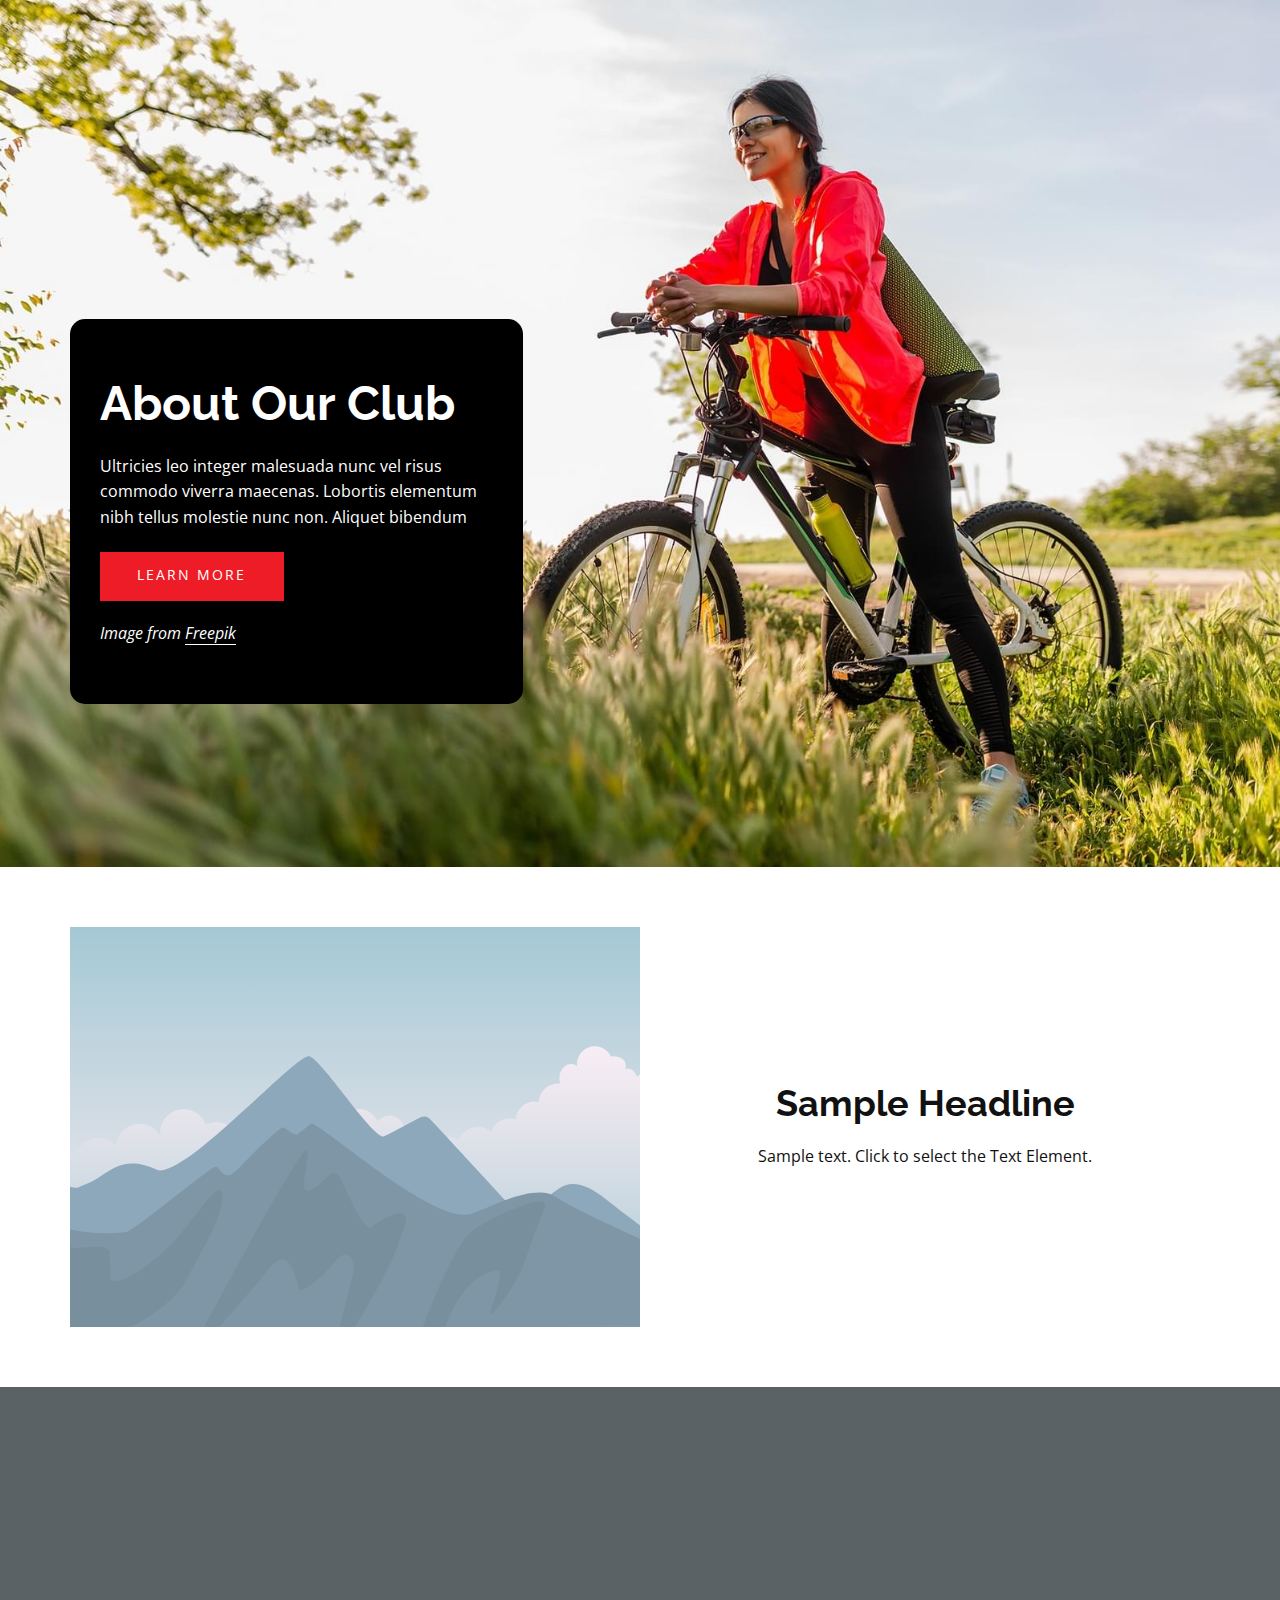
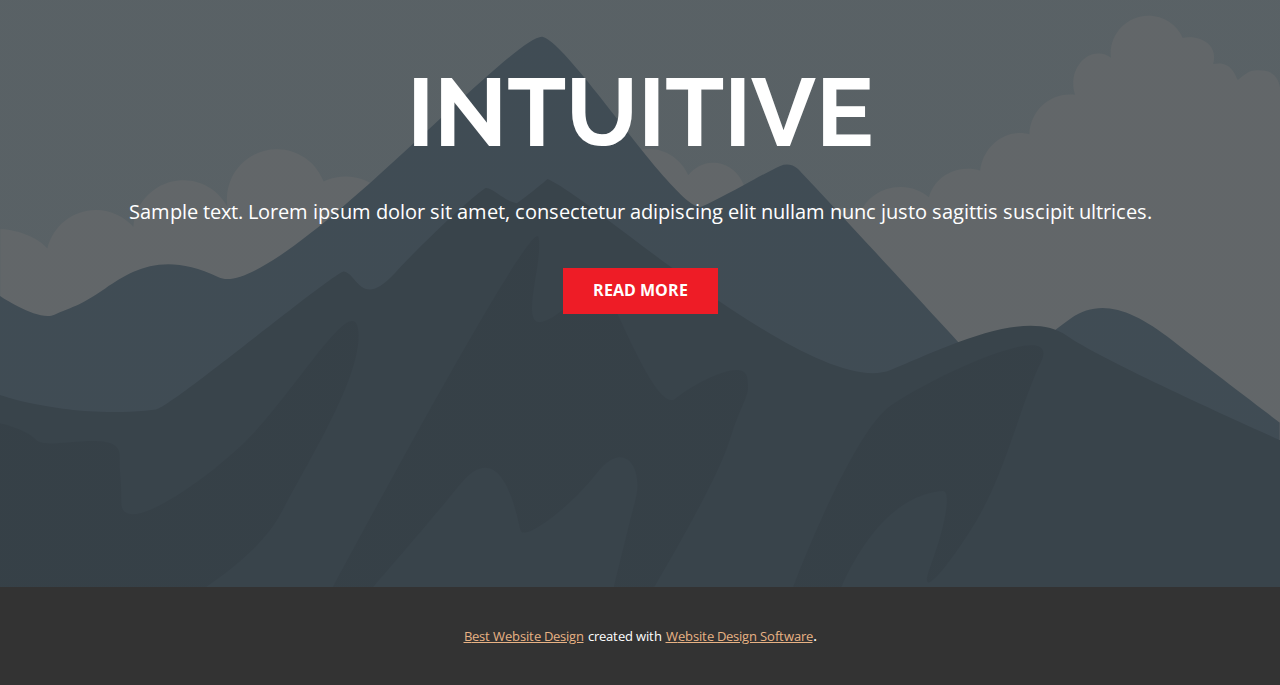
<file: website_style/sample/index.html>
<!DOCTYPE html>
<html style="font-size: 16px;" lang="en"><head>
    <meta name="viewport" content="width=device-width, initial-scale=1.0">
    <meta charset="utf-8">
    <meta name="keywords" content="About Our Club">
    <meta name="description" content="">
    <title>Page 15</title>
    <link rel="stylesheet" href="nicepage.css" media="screen">
<link rel="stylesheet" href="Page-15.css" media="screen">
    <script class="u-script" type="text/javascript" src="jquery-1.9.1.min.js" defer=""></script>
    <script class="u-script" type="text/javascript" src="nicepage.js" defer=""></script>
    <meta name="generator" content="Nicepage 5.5.0, nicepage.com">
    <link id="u-theme-google-font" rel="stylesheet" href="https://fonts.googleapis.com/css?family=Raleway:100,100i,200,200i,300,300i,400,400i,500,500i,600,600i,700,700i,800,800i,900,900i|Open+Sans:300,300i,400,400i,500,500i,600,600i,700,700i,800,800i">
    
    
    
    
    <script type="application/ld+json">{
		"@context": "http://schema.org",
		"@type": "Organization",
		"name": ""
}</script>
    <meta name="theme-color" content="#e8b284">
    <meta property="og:title" content="Page 15">
    <meta property="og:type" content="website">
  <meta data-intl-tel-input-cdn-path="intlTelInput/"></head>
  <body data-home-page="https://website4145980.nicepage.io/Page-15.html?version=f5872a75-3fef-42ed-acfe-aeb91559beb0" data-home-page-title="Page 15" class="u-body u-xl-mode" data-lang="en">
    <section class="u-clearfix u-image u-section-1" id="sec-cceb" data-image-width="1620" data-image-height="1080">
      <div class="u-clearfix u-sheet u-sheet-1">
        <div class="u-align-left u-black u-container-align-left u-container-style u-group u-radius-15 u-shape-round u-group-1">
          <div class="u-container-layout u-valign-middle u-container-layout-1">
            <h2 class="u-align-left u-text u-text-1">About Our Club</h2>
            <p class="u-align-left u-text u-text-2"> Ultricies leo integer malesuada nunc vel risus commodo viverra maecenas. Lobortis elementum nibh tellus molestie nunc non. Aliquet bibendum</p>
            <a href="https://nicepage.best" class="u-active-white u-align-left u-border-none u-btn u-button-style u-hover-white u-palette-2-base u-text-active-black u-text-hover-black u-btn-1" data-animation-name="" data-animation-duration="0" data-animation-delay="0" data-animation-direction="">learn more</a>
            <p class="u-align-left u-text u-text-default u-text-3">Image from <a href="https://www.freepik.com/photos/woman" class="u-border-1 u-border-active-grey-15 u-border-hover-grey-25 u-border-no-left u-border-no-right u-border-no-top u-border-white u-bottom-left-radius-0 u-bottom-right-radius-0 u-btn u-button-link u-button-style u-none u-radius-0 u-text-body-alt-color u-top-left-radius-0 u-top-right-radius-0 u-btn-2" target="_blank">Freepik</a>
            </p>
          </div>
        </div>
      </div>
    </section>
    <section class="u-clearfix u-section-2" id="sec-972b">
      <div class="u-clearfix u-sheet u-sheet-1">
        <div class="u-clearfix u-expanded-width u-layout-wrap u-layout-wrap-1">
          <div class="u-layout">
            <div class="u-layout-row">
              <div class="u-container-style u-image u-layout-cell u-size-30 u-image-1" data-image-width="400" data-image-height="265">
                <div class="u-container-layout u-valign-top u-container-layout-1"></div>
              </div>
              <div class="u-container-align-center u-container-style u-layout-cell u-size-30 u-layout-cell-2">
                <div class="u-container-layout u-valign-middle u-container-layout-2">
                  <h2 class="u-align-center u-text u-text-default u-text-1">Sample Headline</h2>
                  <p class="u-align-center u-text u-text-default u-text-2">Sample text. Click to select the Text Element.</p>
                </div>
              </div>
            </div>
          </div>
        </div>
      </div>
    </section>
    <section class="u-align-center u-clearfix u-image u-shading u-section-3" src="" data-image-width="256" data-image-height="256" id="sec-a4e4">
      <div class="u-clearfix u-sheet u-valign-middle u-sheet-1">
        <h1 class="u-text u-text-default u-title u-text-1">INTUITIVE</h1>
        <p class="u-large-text u-text u-text-default u-text-variant u-text-2">Sample text. Lorem ipsum dolor sit amet, consectetur adipiscing elit nullam nunc justo sagittis suscipit ultrices.</p>
        <a href="#" class="u-btn u-button-style u-palette-2-base u-btn-1">Read More</a>
      </div>
    </section>
    
    
    
    <section class="u-backlink u-clearfix u-grey-80">
      <a class="u-link" href="https://nicepage.com/website-design" target="_blank">
        <span>Best Website Design</span>
      </a>
      <p class="u-text">
        <span>created with</span>
      </p>
      <a class="u-link" href="" target="_blank">
        <span>Website Design Software</span>
      </a>. 
    </section>
  
</body></html>
</file>
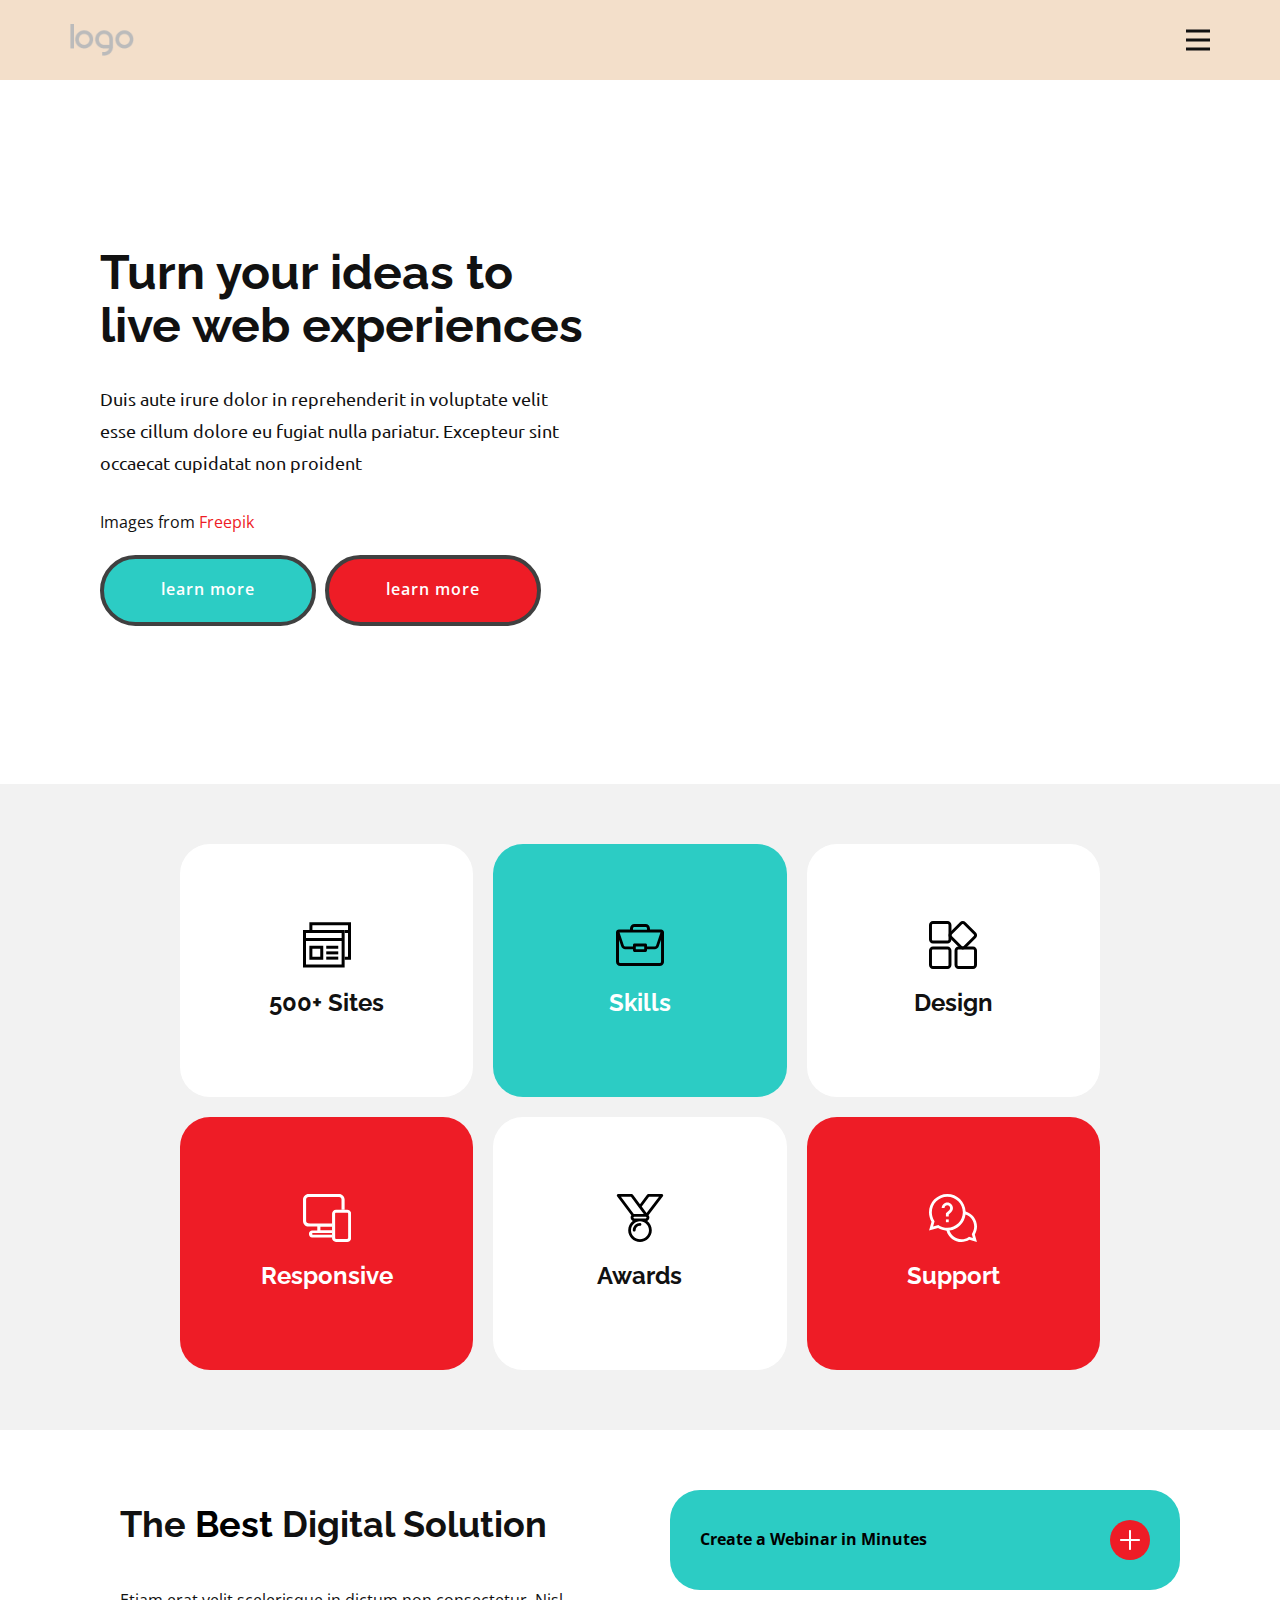
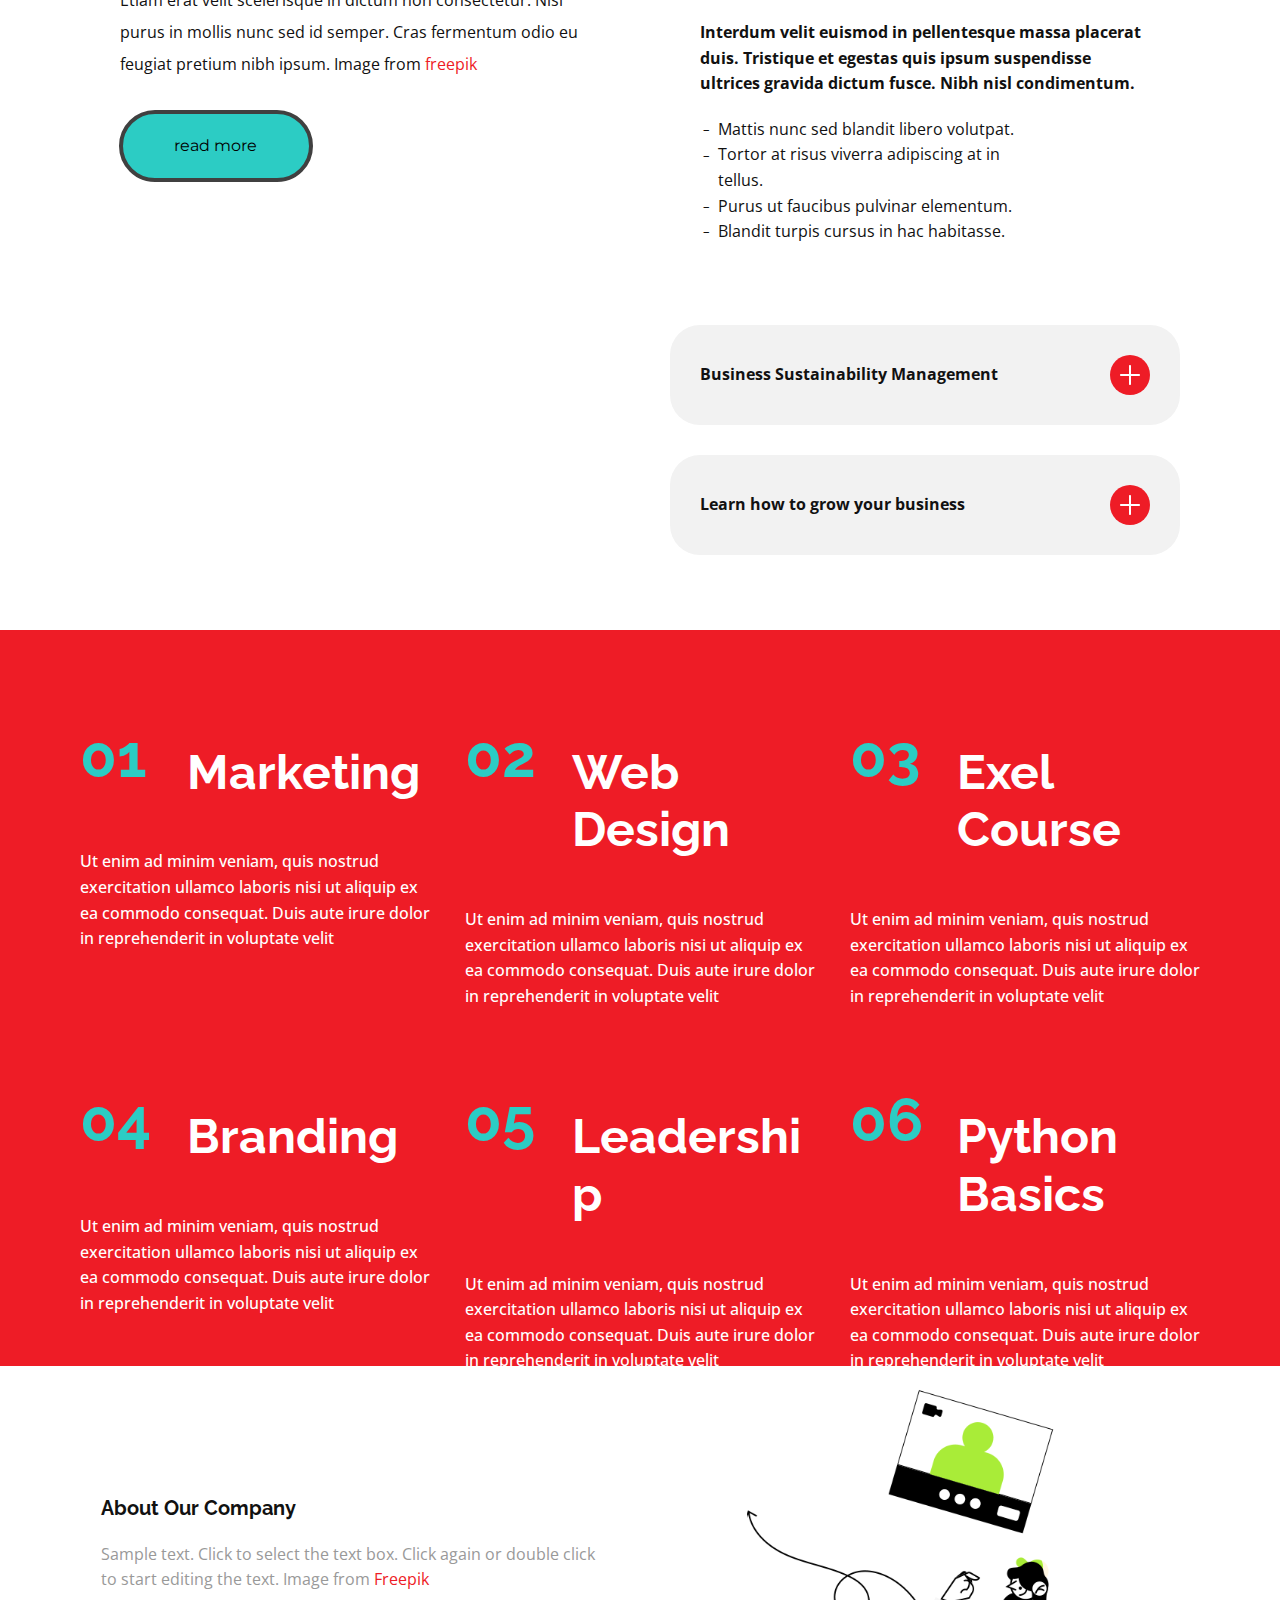
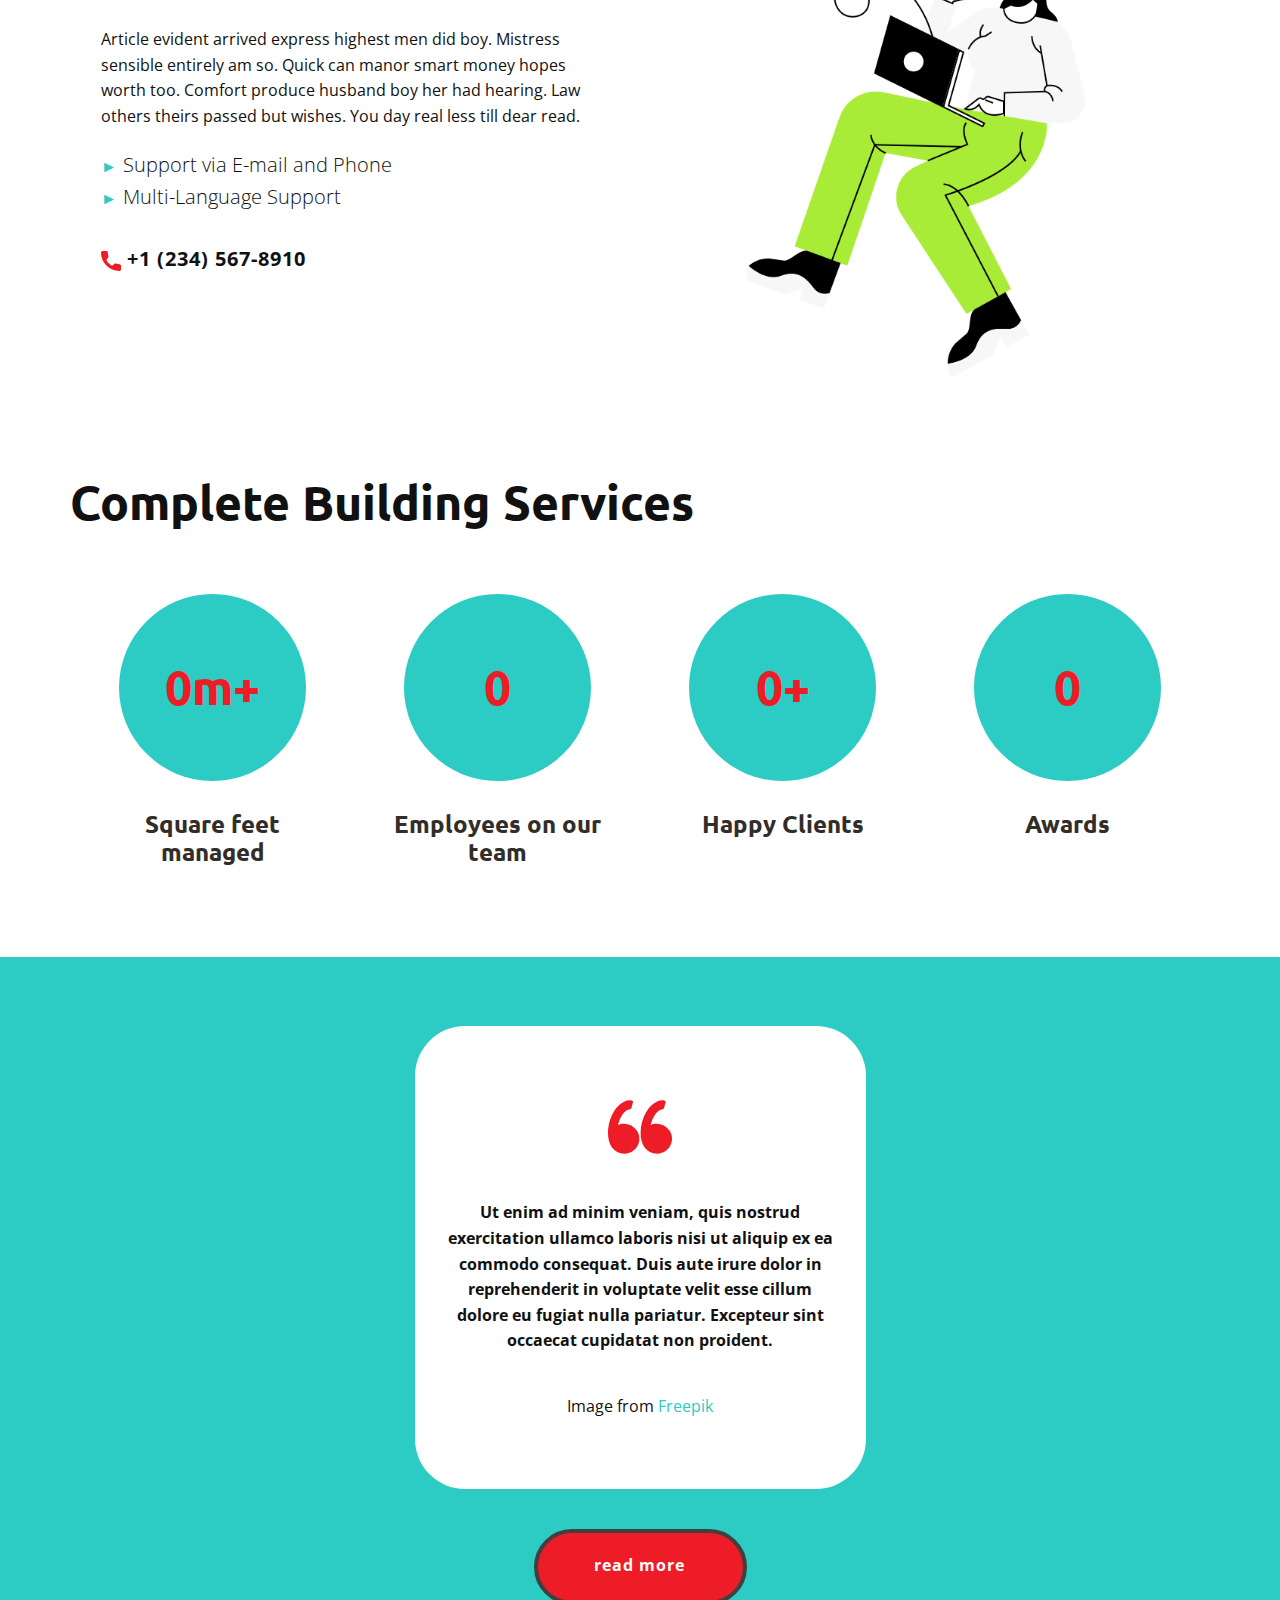
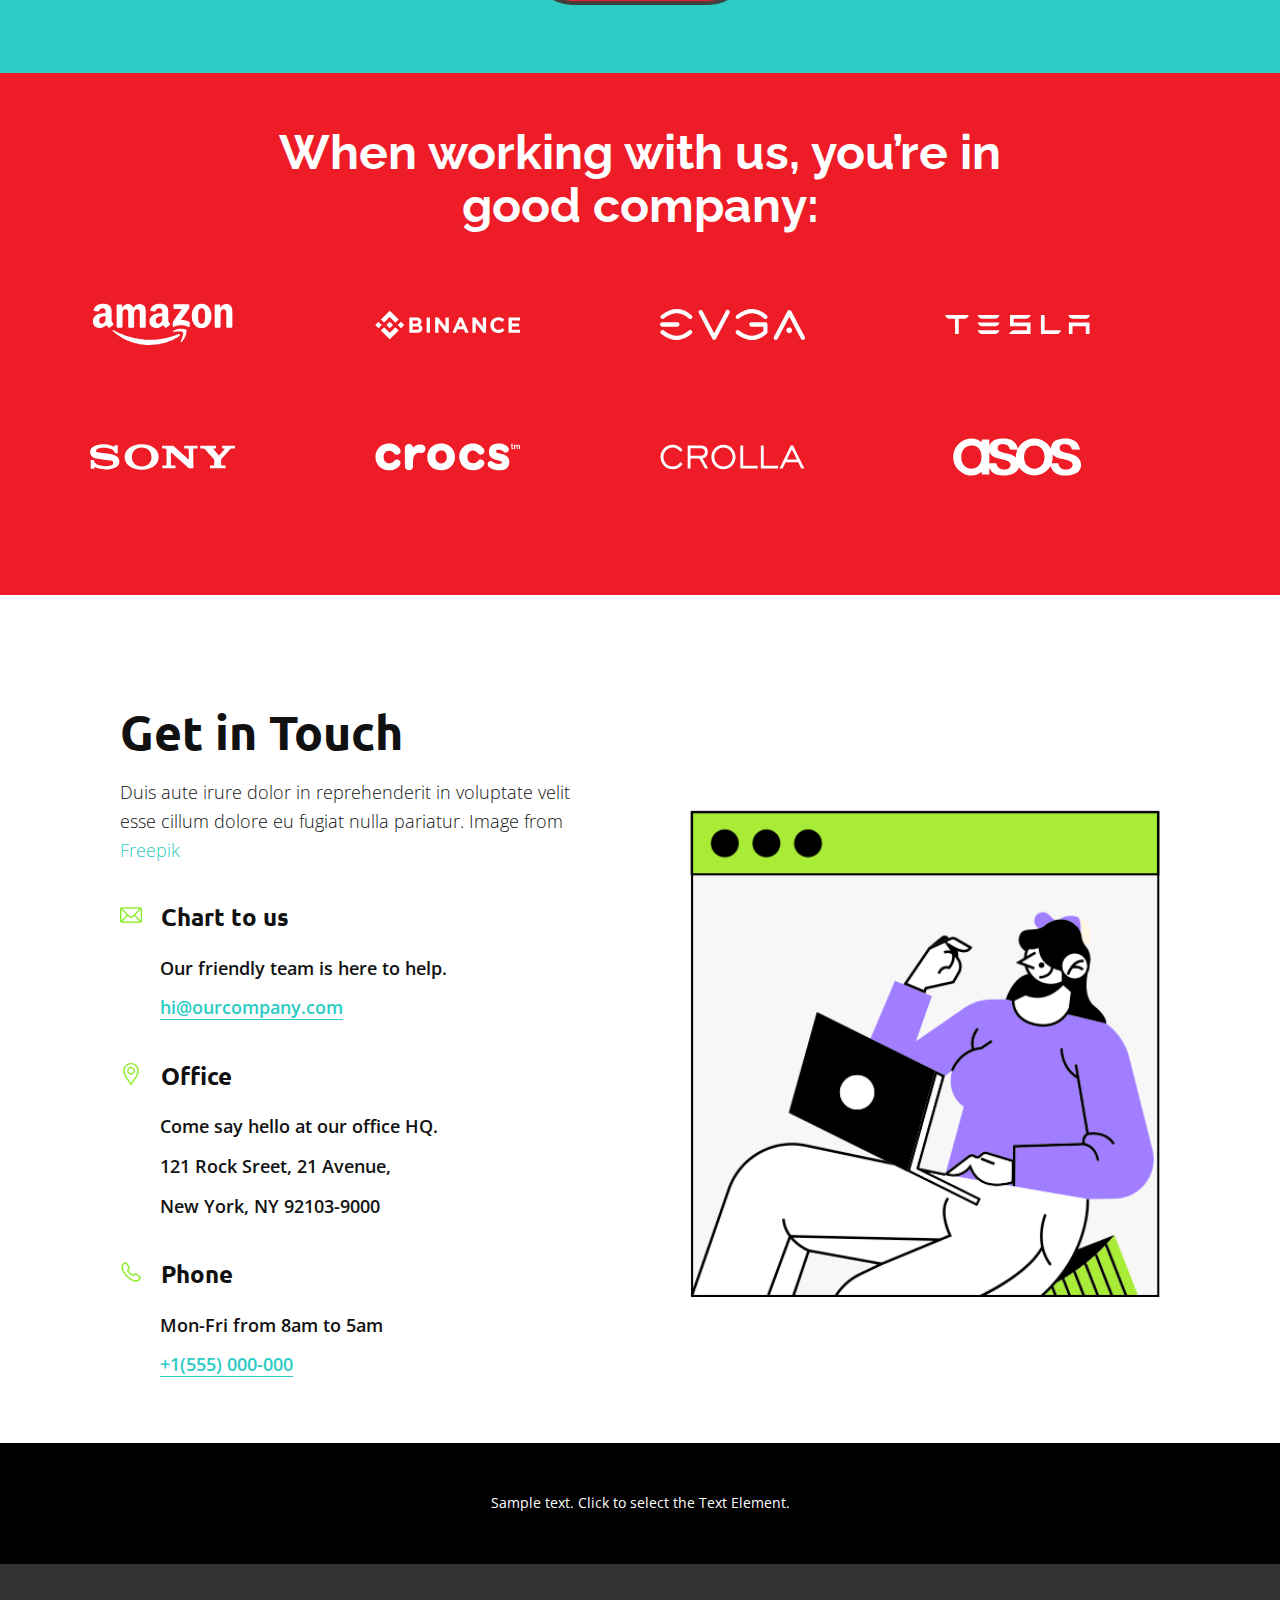
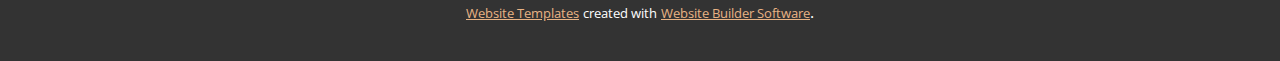
<file: website_style/sample/About-1.html>
<!DOCTYPE html>
<html style="font-size: 16px;" lang="en"><head>
    <meta name="viewport" content="width=device-width, initial-scale=1.0">
    <meta charset="utf-8">
    <meta name="keywords" content="​Turn your ideas to live web experiences, The Best Digital Solution">
    <meta name="description" content="">
    <title>About 1</title>
    <link rel="stylesheet" href="nicepage.css" media="screen">
<link rel="stylesheet" href="About-1.css" media="screen">
    <script class="u-script" type="text/javascript" src="jquery-1.9.1.min.js" defer=""></script>
    <script class="u-script" type="text/javascript" src="nicepage.js" defer=""></script>
    <meta name="generator" content="Nicepage 5.5.0, nicepage.com">
    <link id="u-theme-google-font" rel="stylesheet" href="https://fonts.googleapis.com/css?family=Raleway:100,100i,200,200i,300,300i,400,400i,500,500i,600,600i,700,700i,800,800i,900,900i|Open+Sans:300,300i,400,400i,500,500i,600,600i,700,700i,800,800i">
    <link id="u-page-google-font" rel="stylesheet" href="https://fonts.googleapis.com/css?family=Ubuntu:300,300i,400,400i,500,500i,700,700i|Montserrat:100,100i,200,200i,300,300i,400,400i,500,500i,600,600i,700,700i,800,800i,900,900i">
    
    
    
    
    
    
    
    
    
    
    <script type="application/ld+json">{
		"@context": "http://schema.org",
		"@type": "Organization",
		"name": "",
		"logo": "images/default-logo.png"
}</script>
    <meta name="theme-color" content="#e8b284">
    <meta property="og:title" content="About 1">
    <meta property="og:type" content="website">
  <meta data-intl-tel-input-cdn-path="intlTelInput/"></head>
  <body class="u-body u-xl-mode" data-lang="en"><header class="u-clearfix u-header u-palette-5-base u-header" id="sec-3c14"><div class="u-clearfix u-sheet u-valign-middle u-sheet-1">
        <a href="https://nicepage.com" class="u-image u-logo u-image-1">
          <img src="images/default-logo.png" class="u-logo-image u-logo-image-1">
        </a>
        <nav class="u-menu u-menu-hamburger u-offcanvas u-menu-1" data-responsive-from="XL">
          <div class="menu-collapse" style="font-size: 1rem; letter-spacing: 0px; font-weight: 700;">
            <a class="u-button-style u-custom-left-right-menu-spacing u-custom-padding-bottom u-custom-text-active-color u-custom-text-hover-color u-custom-top-bottom-menu-spacing u-nav-link u-text-active-palette-1-base u-text-hover-palette-2-base" href="#">
              <svg class="u-svg-link" viewBox="0 0 24 24"><use xlink:href="#menu-hamburger"></use></svg>
              <svg class="u-svg-content" version="1.1" id="menu-hamburger" viewBox="0 0 16 16" x="0px" y="0px" xmlns:xlink="http://www.w3.org/1999/xlink" xmlns="http://www.w3.org/2000/svg"><g><rect y="1" width="16" height="2"></rect><rect y="7" width="16" height="2"></rect><rect y="13" width="16" height="2"></rect>
</g></svg>
            </a>
          </div>
          <div class="u-custom-menu u-nav-container">
            <ul class="u-nav u-unstyled u-nav-1"><li class="u-nav-item"><a class="u-button-style u-nav-link u-text-active-palette-3-base u-text-hover-palette-3-base" href="#" style="padding: 10px 20px;">Home</a>
</li></ul>
          </div>
          <div class="u-custom-menu u-nav-container-collapse">
            <div class="u-black u-container-style u-inner-container-layout u-opacity u-opacity-95 u-sidenav">
              <div class="u-inner-container-layout u-sidenav-overflow">
                <div class="u-menu-close"></div>
                <ul class="u-align-center u-nav u-popupmenu-items u-unstyled u-nav-2"><li class="u-nav-item"><a class="u-button-style u-nav-link" href="#">Home</a>
</li></ul>
              </div>
            </div>
            <div class="u-black u-menu-overlay u-opacity u-opacity-70"></div>
          </div>
        </nav>
      </div></header>
    <section class="u-align-center u-clearfix u-section-1" id="carousel_1c8d">
      <div class="u-clearfix u-gutter-0 u-layout-wrap u-layout-wrap-1">
        <div class="u-layout" style="">
          <div class="u-layout-row" style="">
            <div class="u-align-left u-container-style u-layout-cell u-right-cell u-size-27 u-size-xs-60 u-white u-layout-cell-1">
              <div class="u-container-layout u-container-layout-1">
                <h1 class="u-align-left u-text u-text-1"> Turn your ideas to live web experiences</h1>
                <p class="u-align-left u-custom-font u-font-ubuntu u-text u-text-2">Duis aute irure dolor in reprehenderit in voluptate velit esse cillum dolore eu fugiat nulla pariatur. Excepteur sint occaecat cupidatat non proident</p>
                <p class="u-align-left u-text u-text-3">Images from <a href="https://www.freepik.com/photos/woman" class="u-active-none u-border-active-palette-4-base u-border-hover-palette-4-base u-border-none u-btn u-button-link u-button-style u-hover-none u-none u-text-palette-2-base u-btn-1" target="_blank">Freepik</a>
                </p>
                <a href="https://nicepage.com/website-templates" class="u-active-palette-2-base u-align-left u-border-4 u-border-grey-75 u-btn u-btn-round u-button-style u-hover-feature u-hover-palette-2-base u-palette-4-base u-radius-50 u-text-active-white u-text-hover-white u-btn-2" data-animation-name="" data-animation-duration="0" data-animation-delay="0" data-animation-direction="">learn more</a>
                <a href="https://nicepage.online" class="u-active-palette-4-base u-align-left u-border-4 u-border-grey-75 u-btn u-btn-round u-button-style u-hover-feature u-hover-palette-4-base u-palette-2-base u-radius-50 u-text-active-white u-text-hover-white u-btn-3" data-animation-name="" data-animation-duration="0" data-animation-delay="0" data-animation-direction="">learn more</a>
              </div>
            </div>
            <div class="u-align-center u-container-style u-image u-layout-cell u-left-cell u-size-33 u-size-xs-60 u-image-1" src="" data-image-width="1937" data-image-height="1442">
              <div class="u-container-layout u-valign-bottom-sm u-container-layout-2" src=""></div>
            </div>
          </div>
        </div>
      </div>
    </section>
    <section class="u-align-center u-clearfix u-container-align-center u-grey-5 u-section-2" id="carousel_2e94">
      <div class="u-clearfix u-sheet u-sheet-1">
        <div class="u-expanded-width-md u-expanded-width-sm u-expanded-width-xs u-list u-list-1">
          <div class="u-repeater u-repeater-1">
            <div class="u-align-center u-container-style u-custom-item u-list-item u-radius-30 u-repeater-item u-shape-round u-white u-list-item-1">
              <div class="u-container-layout u-similar-container u-valign-middle-md u-valign-middle-sm u-valign-middle-xs u-container-layout-1"><span class="u-custom-item u-icon u-text-black u-icon-1">
            <svg class="u-svg-link" preserveAspectRatio="xMidYMin slice" viewBox="0 0 128 128" style=""><use xlink:href="#svg-bde1"></use></svg>
            <svg class="u-svg-content" viewBox="0 0 128 128" id="svg-bde1"><polygon points="128 3 17 3 17 24 25 24 25 11 120 11 120 24 111 24 111 32 120 32 120 95 111 95 111 103 128 103"></polygon><path d="m25 24h-25v100h111v-100h-86zm78 92h-95v-63h95v63zm0-71h-95v-13h95v13z"></path><path d="m46 74v21h-21v-21h21m8-8h-37v37h37v-37z"></path><rect x="62" y="66" width="32" height="8"></rect><rect x="62" y="81" width="32" height="8"></rect><rect x="62" y="95" width="32" height="8"></rect></svg>
          </span>
                <h4 class="u-text u-text-default u-text-1">500+ Sites</h4>
              </div>
            </div>
            <div class="u-align-center u-container-style u-custom-item u-list-item u-palette-4-base u-radius-30 u-repeater-item u-shape-round u-list-item-2">
              <div class="u-container-layout u-similar-container u-valign-middle-md u-valign-middle-sm u-valign-middle-xs u-container-layout-2"><span class="u-custom-item u-icon u-text-black u-icon-2">
            <svg class="u-svg-link" preserveAspectRatio="xMidYMin slice" viewBox="0 0 128 128" style=""><use xlink:href="#svg-20e4"></use></svg>
            <svg class="u-svg-content" viewBox="0 0 128 128" id="svg-20e4"><path d="m78.9 15.9c2.1 0 3.7 1.7 3.7 3.7v3.7h-37.2v-3.7c0-2 1.7-3.7 3.7-3.7h29.8m39.7 14.8-11.6 34.5c-0.5 1.5-1.9 2.5-3.5 2.5h-20.9v-3.7c0-2-1.7-3.7-3.7-3.7h-29.8c-2.1 0-3.7 1.7-3.7 3.7v3.7h-20.9c-1.6 0-3-1-3.5-2.5l-11.6-34.5h109.2m1.5 19.1v58.6c0 2-1.7 3.7-3.7 3.7h-104.7c-2.1 0-3.7-1.7-3.7-3.7v-58.6l5.9 17.7c1.5 4.5 5.8 7.6 10.6 7.6h20.9v3.7c0 2 1.7 3.7 3.7 3.7h29.8c2.1 0 3.7-1.7 3.7-3.7v-3.7h20.9c4.8 0 9.1-3 10.6-7.6l6-17.7m-44.9 17.9v7.4h-22.4v-7.4h22.4m15.3-44.9v-3.2c0-6.4-5.2-11.6-11.6-11.6h-29.8c-6.4 0-11.7 5.2-11.7 11.6v3.2h-29.5c-4.4 0-7.9 3.5-7.9 7.9v77.7c0 6.4 5.2 11.6 11.7 11.6h104.7c6.4 0 11.7-5.2 11.7-11.6v-77.7c0-4.4-3.6-7.9-7.9-7.9h-29.7z"></path></svg>
          </span>
                <h4 class="u-text u-text-default u-text-2">Skills</h4>
              </div>
            </div>
            <div class="u-align-center u-container-style u-custom-item u-list-item u-radius-30 u-repeater-item u-shape-round u-white u-list-item-3">
              <div class="u-container-layout u-similar-container u-valign-middle-md u-valign-middle-sm u-valign-middle-xs u-container-layout-3"><span class="u-custom-item u-icon u-text-black u-icon-3">
            <svg class="u-svg-link" preserveAspectRatio="xMidYMin slice" viewBox="0 0 128 128" style=""><use xlink:href="#svg-f12d"></use></svg>
            <svg class="u-svg-content" viewBox="0 0 128 128" id="svg-f12d"><path d="m117.4 76c1.5 0 2.7 1.2 2.7 2.7v38.7c0 1.5-1.2 2.7-2.7 2.7h-38.7c-1.5 0-2.7-1.2-2.7-2.7v-38.7c0-1.5 1.2-2.7 2.7-2.7h38.7m0-7.9h-38.7c-5.8 0-10.6 4.8-10.6 10.6v38.7c0 5.8 4.8 10.6 10.6 10.6h38.7c5.8 0 10.6-4.8 10.6-10.6v-38.7c0-5.8-4.8-10.6-10.6-10.6z"></path><path d="m49.3 7.9c1.5 0 2.7 1.2 2.7 2.7v38.7c0 1.5-1.2 2.7-2.7 2.7h-38.7c-1.5 0-2.7-1.2-2.7-2.7v-38.7c0-1.5 1.2-2.7 2.7-2.7h38.7m0-7.9h-38.7c-5.8 0-10.6 4.8-10.6 10.6v38.7c0 5.8 4.8 10.6 10.6 10.6h38.7c5.8 0 10.6-4.8 10.6-10.6v-38.7c0-5.8-4.8-10.6-10.6-10.6z"></path><path d="m90 7.9c0.7 0 1.4 0.3 1.9 0.8l27.4 27.4c1 1 1 2.7 0 3.8l-27.4 27.3c-0.5 0.5-1.2 0.8-1.9 0.8s-1.4-0.3-1.9-0.8l-27.3-27.3c-1-1-1-2.7 0-3.8l27.3-27.4c0.6-0.5 1.3-0.8 1.9-0.8m0-7.9c-2.8 0-5.5 1.1-7.5 3.1l-27.3 27.4c-2 2-3.1 4.7-3.1 7.5s1.1 5.5 3.1 7.5l27.4 27.4c2 2 4.7 3.1 7.5 3.1s5.5-1.1 7.5-3.1l27.4-27.4c2-2 3.1-4.7 3.1-7.5s-1.1-5.5-3.1-7.5l-27.5-27.4c-2-2-4.6-3.1-7.5-3.1z"></path><path d="m49.3 76c1.5 0 2.7 1.2 2.7 2.7v38.7c0 1.5-1.2 2.7-2.7 2.7h-38.7c-1.5 0-2.7-1.2-2.7-2.7v-38.7c0-1.5 1.2-2.7 2.7-2.7h38.7m0-7.9h-38.7c-5.8 0-10.6 4.8-10.6 10.6v38.7c0 5.8 4.8 10.6 10.6 10.6h38.7c5.8 0 10.6-4.8 10.6-10.6v-38.7c0-5.8-4.8-10.6-10.6-10.6z"></path></svg>
          </span>
                <h4 class="u-text u-text-default u-text-3">Design</h4>
              </div>
            </div>
            <div class="u-align-center u-container-style u-custom-item u-list-item u-palette-2-base u-radius-30 u-repeater-item u-shape-round u-list-item-4">
              <div class="u-container-layout u-similar-container u-valign-middle-md u-valign-middle-sm u-valign-middle-xs u-container-layout-4"><span class="u-custom-item u-icon u-text-white u-icon-4">
            <svg class="u-svg-link" preserveAspectRatio="xMidYMin slice" viewBox="0 0 128 128" style=""><use xlink:href="#svg-0096"></use></svg>
            <svg class="u-svg-content" viewBox="0 0 128 128" id="svg-0096"><path d="m26.4 108.7c-1.2 0-2.2-1-2.2-2.2s1-2.2 4.7-2.2h48.7v-7.4h-31.2v-9.9h31.2v-8.4h-58.7c-7.7 0-10.6-3-10.6-6.6v-57.1c0-3.7 3-6.6 6.6-6.6h81.2c3.7 0 6.6 3 6.6 6.6v27h8.3v-27c0-8.2-6.7-14.9-14.9-14.9h-81.2c-8.2 0-14.9 6.7-14.9 14.9v57.1c0 8.2 6.7 14.9 14.9 14.9h23.2v10.1h-13.8c-4.3 0-8.5 3.7-8.5 9.5v0.2c0 4.6 3.7 9.3 8.3 9.3h53.5v-7.3h-51.2z"></path><path d="m118 41.9h-30c-5.8 0-10.5 4.7-10.5 10.6 0 0 0.1 66.3 0.1 66.4 0 4.3 5.1 9 10.4 9h30c5.6 0 10.2-4.4 10.5-10.1v-65.3c0-5.9-4.7-10.6-10.5-10.6zm2.4 75.5c-0.1 1.3-1.1 2.3-2.4 2.3h-30c-1 0-1.9-0.7-2.2-1.6l-0.2-65.6c0-1.3 1.1-2.4 2.4-2.4h30c1.3 0 2.4 1.1 2.4 2.4v64.9z"></path></svg>
          </span>
                <h4 class="u-text u-text-default u-text-4">Responsive</h4>
              </div>
            </div>
            <div class="u-align-center u-container-style u-custom-item u-list-item u-radius-30 u-repeater-item u-shape-round u-white u-list-item-5">
              <div class="u-container-layout u-similar-container u-valign-middle-md u-valign-middle-sm u-valign-middle-xs u-container-layout-5"><span class="u-custom-item u-icon u-text-black u-icon-5"><svg class="u-svg-link" preserveAspectRatio="xMidYMin slice" viewBox="0 0 611.998 611.998" style=""><use xlink:href="#svg-4c99"></use></svg><svg class="u-svg-content" viewBox="0 0 611.998 611.998" x="0px" y="0px" id="svg-4c99" style="enable-background:new 0 0 611.998 611.998;"><g><g><g><g><path d="M305.998,369.684c-50.667,0-91.886,41.221-91.886,91.886c0,9.874,8.004,17.876,17.876,17.876      s17.876-8.003,17.876-17.876c0-30.951,25.181-56.134,56.134-56.134c9.872,0,17.876-8.003,17.876-17.876      C323.875,377.688,315.871,369.684,305.998,369.684z"></path>
</g><path d="M600.173,9.961C597.161,3.861,590.948,0,584.145,0H412.199c-5.634,0-10.94,2.656-14.314,7.168L306,130.008L214.112,7.168     C210.737,2.656,205.432,0,199.798,0H27.852C21.085,0,14.9,3.821,11.87,9.871c-3.03,6.053-2.385,13.294,1.668,18.713     L195.76,272.189c-5.933,7.781-9.468,17.484-9.468,28.004v0.423c0,18.803,11.277,35.01,27.419,42.243     c-35.357,27.55-58.141,70.518-58.141,118.709c0,82.95,67.482,150.43,150.429,150.43c82.948,0,150.429-67.482,150.429-150.43     c0-48.194-22.785-91.159-58.14-118.709c16.141-7.232,27.419-23.44,27.419-42.243v-0.423c0-11.771-4.426-22.524-11.692-30.699     L598.34,28.743C602.475,23.342,603.186,16.06,600.173,9.961z M389.954,300.616c0,5.802-4.721,10.523-10.523,10.523H232.565     c-5.802,0-10.523-4.721-10.523-10.523v-0.423c0-5.802,4.721-10.522,10.523-10.522h146.866c5.804,0,10.523,4.719,10.523,10.522     V300.616z M389.903,242.173l-15.172-20.283l-46.408-62.039L421.15,35.752h126.794L389.903,242.173z M63.548,35.752h127.297     l100.832,134.793c0.003,0.004,0.006,0.009,0.009,0.013l62.355,83.361H232.565h-5.822L63.548,35.752z M420.675,461.57     c0,63.234-51.444,114.678-114.678,114.678c-63.232,0-114.677-51.444-114.677-114.678s51.444-114.677,114.677-114.677     C369.231,346.892,420.675,398.334,420.675,461.57z"></path>
</g>
</g>
</g></svg>
            
            
          </span>
                <h4 class="u-text u-text-default u-text-5">Awards</h4>
              </div>
            </div>
            <div class="u-align-center u-container-style u-custom-item u-list-item u-palette-2-base u-radius-30 u-repeater-item u-shape-round u-list-item-6">
              <div class="u-container-layout u-similar-container u-valign-middle-md u-valign-middle-sm u-valign-middle-xs u-container-layout-6"><span class="u-custom-item u-icon u-text-white u-icon-6"><svg class="u-svg-link" preserveAspectRatio="xMidYMin slice" viewBox="0 0 512 512" style=""><use xlink:href="#svg-f8ae"></use></svg><svg class="u-svg-content" viewBox="0 0 512 512" id="svg-f8ae"><path d="m512 346.5c0-74.628906-50.285156-139.832031-121.195312-159.480469-4.457032-103.878906-90.347657-187.019531-195.304688-187.019531-107.800781 0-195.5 87.699219-195.5 195.5 0 35.132812 9.351562 69.339844 27.109375 99.371094l-26.390625 95.40625 95.410156-26.386719c27.605469 16.324219 58.746094 25.519531 90.886719 26.90625 19.644531 70.914063 84.851563 121.203125 159.484375 121.203125 29.789062 0 58.757812-7.933594 84.210938-23.007812l80.566406 22.285156-22.285156-80.566406c15.074218-25.453126 23.007812-54.421876 23.007812-84.210938zm-411.136719-15.046875-57.117187 15.800781 15.800781-57.117187-3.601563-5.632813c-16.972656-26.554687-25.945312-57.332031-25.945312-89.003906 0-91.257812 74.242188-165.5 165.5-165.5s165.5 74.242188 165.5 165.5-74.242188 165.5-165.5 165.5c-31.671875 0-62.445312-8.972656-89.003906-25.945312zm367.390625 136.800781-42.382812-11.726562-5.660156 3.683594c-21.941407 14.253906-47.433594 21.789062-73.710938 21.789062-58.65625 0-110.199219-37.925781-128.460938-92.308594 89.820313-10.355468 161.296876-81.832031 171.65625-171.65625 54.378907 18.265625 92.304688 69.808594 92.304688 128.464844 0 26.277344-7.535156 51.769531-21.789062 73.710938l-3.683594 5.660156zm0 0"></path><path d="m180.5 271h30v30h-30zm0 0"></path><path d="m225.5 150c0 8.519531-3.46875 16.382812-9.765625 22.144531l-35.234375 32.25v36.605469h30v-23.394531l25.488281-23.328125c12.398438-11.347656 19.511719-27.484375 19.511719-44.277344 0-33.085938-26.914062-60-60-60s-60 26.914062-60 60h30c0-16.542969 13.457031-30 30-30s30 13.457031 30 30zm0 0"></path></svg>
            
            
          </span>
                <h4 class="u-text u-text-default u-text-6">Support</h4>
              </div>
            </div>
          </div>
        </div>
      </div>
    </section>
    <section class="u-align-center u-clearfix u-section-3" id="carousel_e543">
      <div class="u-clearfix u-sheet u-sheet-1">
        <div class="u-clearfix u-expanded-width u-layout-wrap u-layout-wrap-1">
          <div class="u-layout">
            <div class="u-layout-row">
              <div class="u-align-left u-container-style u-layout-cell u-size-30 u-layout-cell-1">
                <div class="u-container-layout u-container-layout-1">
                  <h2 class="u-align-left u-text u-text-1">The <span class="u-text-black">Best</span> Digital <span style="font-weight: 700;">Solution</span>
                  </h2>
                  <p class="u-align-left u-text u-text-2">Etiam erat velit scelerisque in dictum non consectetur. Nisl purus in mollis nunc sed id semper. Cras fermentum odio eu feugiat pretium nibh ipsum. Image from <a href="https://freepik.com" class="u-active-none u-border-none u-btn u-button-link u-button-style u-hover-none u-none u-text-palette-2-base u-btn-1">freepik</a>
                  </p>
                  <a href="https://nicepage.cc" class="u-active-palette-2-base u-align-left u-border-4 u-border-grey-75 u-btn u-btn-round u-button-style u-custom-font u-font-montserrat u-hover-palette-2-base u-palette-4-base u-radius-50 u-text-black u-btn-2">read more</a>
                </div>
              </div>
              <div class="u-container-style u-layout-cell u-size-30 u-white u-layout-cell-2">
                <div class="u-container-layout u-valign-top u-container-layout-2">
                  <div class="u-accordion u-expanded-width u-spacing-30 u-accordion-1">
                    <div class="u-accordion-item u-accordion-item-1">
                      <a class="active u-accordion-link u-active-palette-4-base u-button-style u-grey-5 u-radius-30 u-text-active-black u-text-body-color u-accordion-link-1" id="link-accordion-7c0e" aria-controls="accordion-7c0e" aria-selected="true">
                        <span class="u-accordion-link-text">Create a Webinar in Minutes</span><span class="u-accordion-link-icon u-icon u-icon-circle u-palette-2-base u-text-white u-icon-1"><svg class="u-svg-link" preserveAspectRatio="xMidYMin slice" viewBox="0 0 426.66667 426.66667" style=""><use xlink:href="#svg-347e"></use></svg><svg class="u-svg-content" viewBox="0 0 426.66667 426.66667" id="svg-347e"><path d="m405.332031 192h-170.664062v-170.667969c0-11.773437-9.558594-21.332031-21.335938-21.332031-11.773437 0-21.332031 9.558594-21.332031 21.332031v170.667969h-170.667969c-11.773437 0-21.332031 9.558594-21.332031 21.332031 0 11.777344 9.558594 21.335938 21.332031 21.335938h170.667969v170.664062c0 11.777344 9.558594 21.335938 21.332031 21.335938 11.777344 0 21.335938-9.558594 21.335938-21.335938v-170.664062h170.664062c11.777344 0 21.335938-9.558594 21.335938-21.335938 0-11.773437-9.558594-21.332031-21.335938-21.332031zm0 0"></path></svg></span>
                      </a>
                      <div class="u-accordion-active u-accordion-pane u-align-left u-container-style u-white u-accordion-pane-1" id="accordion-7c0e" aria-labelledby="link-accordion-7c0e">
                        <div class="u-container-layout u-valign-top u-container-layout-3">
                          <p class="u-text u-text-3">Interdum velit euismod in pellentesque massa placerat duis. Tristique et egestas quis ipsum suspendisse ultrices gravida dictum fusce. Nibh nisl condimentum.</p>
                          <ul class="u-custom-list u-text u-text-4">
                            <li>
                              <div class="u-list-icon">
                                <div xmlns="http://www.w3.org/2000/svg" xmlns:xlink="http://www.w3.org/1999/xlink" version="1.1" xml:space="preserve" class="u-svg-content">–</div>
                              </div>Mattis nunc sed blandit libero volutpat. 
                            </li>
                            <li>
                              <div class="u-list-icon">
                                <div xmlns="http://www.w3.org/2000/svg" xmlns:xlink="http://www.w3.org/1999/xlink" version="1.1" xml:space="preserve" class="u-svg-content">–</div>
                              </div>Tortor at risus viverra adipiscing at in tellus. 
                            </li>
                            <li>
                              <div class="u-list-icon">
                                <div xmlns="http://www.w3.org/2000/svg" xmlns:xlink="http://www.w3.org/1999/xlink" version="1.1" xml:space="preserve" class="u-svg-content">–</div>
                              </div>Purus ut faucibus pulvinar elementum. 
                            </li>
                            <li>
                              <div class="u-list-icon">
                                <div xmlns="http://www.w3.org/2000/svg" xmlns:xlink="http://www.w3.org/1999/xlink" version="1.1" xml:space="preserve" class="u-svg-content">–</div>
                              </div>Blandit turpis cursus in hac habitasse. 
                            </li>
                          </ul>
                        </div>
                      </div>
                    </div>
                    <div class="u-accordion-item u-accordion-item-2">
                      <a class="u-accordion-link u-active-palette-4-base u-button-style u-grey-5 u-radius-30 u-text-active-black u-text-body-color u-accordion-link-2" id="link-accordion-05cb" aria-controls="accordion-05cb" aria-selected="false">
                        <span class="u-accordion-link-text">Business Sustainability Management</span><span class="u-accordion-link-icon u-icon u-icon-circle u-palette-2-base u-text-white u-icon-2"><svg class="u-svg-link" preserveAspectRatio="xMidYMin slice" viewBox="0 0 426.66667 426.66667" style=""><use xlink:href="#svg-ae03"></use></svg><svg class="u-svg-content" viewBox="0 0 426.66667 426.66667" id="svg-ae03"><path d="m405.332031 192h-170.664062v-170.667969c0-11.773437-9.558594-21.332031-21.335938-21.332031-11.773437 0-21.332031 9.558594-21.332031 21.332031v170.667969h-170.667969c-11.773437 0-21.332031 9.558594-21.332031 21.332031 0 11.777344 9.558594 21.335938 21.332031 21.335938h170.667969v170.664062c0 11.777344 9.558594 21.335938 21.332031 21.335938 11.777344 0 21.335938-9.558594 21.335938-21.335938v-170.664062h170.664062c11.777344 0 21.335938-9.558594 21.335938-21.335938 0-11.773437-9.558594-21.332031-21.335938-21.332031zm0 0"></path></svg></span>
                      </a>
                      <div class="u-accordion-pane u-container-style u-white u-accordion-pane-2" id="accordion-05cb" aria-labelledby="link-accordion-05cb">
                        <div class="u-container-layout u-valign-top u-container-layout-4">
                          <ul class="u-custom-list u-text u-text-5">
                            <li>
                              <div class="u-list-icon">
                                <div xmlns="http://www.w3.org/2000/svg" xmlns:xlink="http://www.w3.org/1999/xlink" version="1.1" xml:space="preserve" class="u-svg-content">–</div>
                              </div>Interdum velit euismod in pellentesque massa. 
                            </li>
                            <li>
                              <div class="u-list-icon">
                                <div xmlns="http://www.w3.org/2000/svg" xmlns:xlink="http://www.w3.org/1999/xlink" version="1.1" xml:space="preserve" class="u-svg-content">–</div>
                              </div>Tristique et egestas quis ipsum suspendisse ultrices gravidae. 
                            </li>
                            <li>
                              <div class="u-list-icon">
                                <div xmlns="http://www.w3.org/2000/svg" xmlns:xlink="http://www.w3.org/1999/xlink" version="1.1" xml:space="preserve" class="u-svg-content">–</div>
                              </div>Nibh nisl condimentum id venenatis a condimentum. 
                            </li>
                            <li>
                              <div class="u-list-icon">
                                <div xmlns="http://www.w3.org/2000/svg" xmlns:xlink="http://www.w3.org/1999/xlink" version="1.1" xml:space="preserve" class="u-svg-content">–</div>
                              </div>Diam volutpat commodo sed egestas egestas fringilla. 
                            </li>
                          </ul>
                        </div>
                      </div>
                    </div>
                    <div class="u-accordion-item u-accordion-item-3">
                      <a class="u-accordion-link u-active-palette-4-base u-button-style u-grey-5 u-radius-30 u-text-active-black u-text-body-color u-accordion-link-3" id="link-accordion-a6bb" aria-controls="accordion-a6bb" aria-selected="false">
                        <span class="u-accordion-link-text">Learn how to grow your business</span><span class="u-accordion-link-icon u-icon u-icon-circle u-palette-2-base u-text-white u-icon-3"><svg class="u-svg-link" preserveAspectRatio="xMidYMin slice" viewBox="0 0 426.66667 426.66667" style=""><use xlink:href="#svg-a4a8"></use></svg><svg class="u-svg-content" viewBox="0 0 426.66667 426.66667" id="svg-a4a8"><path d="m405.332031 192h-170.664062v-170.667969c0-11.773437-9.558594-21.332031-21.335938-21.332031-11.773437 0-21.332031 9.558594-21.332031 21.332031v170.667969h-170.667969c-11.773437 0-21.332031 9.558594-21.332031 21.332031 0 11.777344 9.558594 21.335938 21.332031 21.335938h170.667969v170.664062c0 11.777344 9.558594 21.335938 21.332031 21.335938 11.777344 0 21.335938-9.558594 21.335938-21.335938v-170.664062h170.664062c11.777344 0 21.335938-9.558594 21.335938-21.335938 0-11.773437-9.558594-21.332031-21.335938-21.332031zm0 0"></path></svg></span>
                      </a>
                      <div class="u-accordion-pane u-container-style u-white u-accordion-pane-3" id="accordion-a6bb" aria-labelledby="link-accordion-a6bb">
                        <div class="u-container-layout u-valign-top u-container-layout-5">
                          <ul class="u-custom-list u-text u-text-6">
                            <li>
                              <div class="u-list-icon">
                                <div xmlns="http://www.w3.org/2000/svg" xmlns:xlink="http://www.w3.org/1999/xlink" version="1.1" xml:space="preserve" class="u-svg-content">–</div>
                              </div>Mattis nunc sed blandit libero volutpat. 
                            </li>
                            <li>
                              <div class="u-list-icon">
                                <div xmlns="http://www.w3.org/2000/svg" xmlns:xlink="http://www.w3.org/1999/xlink" version="1.1" xml:space="preserve" class="u-svg-content">–</div>
                              </div>Tortor at risus viverra adipiscing at in tellus. 
                            </li>
                            <li>
                              <div class="u-list-icon">
                                <div xmlns="http://www.w3.org/2000/svg" xmlns:xlink="http://www.w3.org/1999/xlink" version="1.1" xml:space="preserve" class="u-svg-content">–</div>
                              </div>Purus ut faucibus pulvinar elementum. 
                            </li>
                            <li>
                              <div class="u-list-icon">
                                <div xmlns="http://www.w3.org/2000/svg" xmlns:xlink="http://www.w3.org/1999/xlink" version="1.1" xml:space="preserve" class="u-svg-content">–</div>
                              </div>Blandit turpis cursus in hac habitasse.e. 
                            </li>
                          </ul>
                        </div>
                      </div>
                    </div>
                  </div>
                </div>
              </div>
            </div>
          </div>
        </div>
      </div>
    </section>
    <section class="u-align-center u-clearfix u-container-align-center-lg u-container-align-center-md u-container-align-center-sm u-container-align-center-xl u-container-align-left-xs u-palette-2-base u-section-4" id="carousel_a210">
      <div class="u-clearfix u-sheet u-sheet-1">
        <div class="u-expanded-width u-list u-list-1">
          <div class="u-repeater u-repeater-1">
            <div class="u-align-left u-container-style u-custom-item u-list-item u-repeater-item u-shape-rectangle">
              <div class="u-container-layout u-similar-container u-container-layout-1">
                <h3 class="u-text u-text-default u-text-palette-4-base u-text-1">01</h3>
                <h5 class="u-text u-text-2">Marketing</h5>
                <p class="u-text u-text-body-alt-color u-text-3"> Ut enim ad minim veniam, quis nostrud exercitation ullamco laboris nisi ut aliquip ex ea commodo consequat. Duis aute irure dolor in reprehenderit in voluptate velit</p>
              </div>
            </div>
            <div class="u-align-left u-container-style u-custom-item u-list-item u-repeater-item u-shape-rectangle">
              <div class="u-container-layout u-similar-container u-container-layout-2">
                <h3 class="u-text u-text-default u-text-palette-4-base u-text-4">02</h3>
                <h5 class="u-text u-text-5">Web Design</h5>
                <p class="u-text u-text-body-alt-color u-text-6"> Ut enim ad minim veniam, quis nostrud exercitation ullamco laboris nisi ut aliquip ex ea commodo consequat. Duis aute irure dolor in reprehenderit in voluptate velit</p>
              </div>
            </div>
            <div class="u-align-left u-container-style u-custom-item u-list-item u-repeater-item u-shape-rectangle">
              <div class="u-container-layout u-similar-container u-container-layout-3">
                <h3 class="u-text u-text-default u-text-palette-4-base u-text-7">03</h3>
                <h5 class="u-text u-text-8">Exel Course</h5>
                <p class="u-text u-text-body-alt-color u-text-9"> Ut enim ad minim veniam, quis nostrud exercitation ullamco laboris nisi ut aliquip ex ea commodo consequat. Duis aute irure dolor in reprehenderit in voluptate velit</p>
              </div>
            </div>
            <div class="u-align-left u-container-style u-custom-item u-list-item u-repeater-item u-shape-rectangle">
              <div class="u-container-layout u-similar-container u-container-layout-4">
                <h3 class="u-text u-text-default u-text-palette-4-base u-text-10">04</h3>
                <h5 class="u-text u-text-11">Branding</h5>
                <p class="u-text u-text-body-alt-color u-text-12"> Ut enim ad minim veniam, quis nostrud exercitation ullamco laboris nisi ut aliquip ex ea commodo consequat. Duis aute irure dolor in reprehenderit in voluptate velit</p>
              </div>
            </div>
            <div class="u-align-left u-container-style u-custom-item u-list-item u-repeater-item u-shape-rectangle">
              <div class="u-container-layout u-similar-container u-container-layout-5">
                <h3 class="u-text u-text-default u-text-palette-4-base u-text-13">05</h3>
                <h5 class="u-text u-text-14">Leadership</h5>
                <p class="u-text u-text-body-alt-color u-text-15"> Ut enim ad minim veniam, quis nostrud exercitation ullamco laboris nisi ut aliquip ex ea commodo consequat. Duis aute irure dolor in reprehenderit in voluptate velit</p>
              </div>
            </div>
            <div class="u-align-left u-container-style u-custom-item u-list-item u-repeater-item u-shape-rectangle">
              <div class="u-container-layout u-similar-container u-container-layout-6">
                <h3 class="u-text u-text-default u-text-palette-4-base u-text-16">06</h3>
                <h5 class="u-text u-text-17">Python Basics</h5>
                <p class="u-text u-text-body-alt-color u-text-18"> Ut enim ad minim veniam, quis nostrud exercitation ullamco laboris nisi ut aliquip ex ea commodo consequat. Duis aute irure dolor in reprehenderit in voluptate velit</p>
              </div>
            </div>
          </div>
        </div>
      </div>
    </section>
    <section class="u-clearfix u-section-5" id="carousel_6932">
      <div class="u-clearfix u-sheet u-sheet-1">
        <div class="u-clearfix u-expanded-width u-layout-wrap u-layout-wrap-1">
          <div class="u-layout">
            <div class="u-layout-row">
              <div class="u-align-left u-container-style u-layout-cell u-size-30 u-layout-cell-1">
                <div class="u-container-layout u-valign-top-sm u-valign-top-xs u-container-layout-1">
                  <h5 class="u-text u-text-body-color u-text-default u-text-1"> About Our Company</h5>
                  <p class="u-text u-text-default u-text-grey-40 u-text-2">Sample text. Click to select the text box. Click again or double click to start editing the text. Image from <a href="https://www.freepik.com" class="u-active-none u-border-none u-btn u-button-link u-button-style u-hover-none u-none u-text-palette-2-base u-btn-1">Freepik</a>
                  </p>
                  <p class="u-text u-text-3"> Article evident arrived express highest men did boy. Mistress sensible entirely am so. Quick can manor smart money hopes worth too. Comfort produce husband boy her had hearing. Law others theirs passed but wishes. You day real less till dear read. </p>
                  <ul class="u-custom-list u-text u-text-default u-text-4">
                    <li>
                      <div class="u-list-icon u-text-palette-4-base">
                        <div xmlns="http://www.w3.org/2000/svg" xmlns:xlink="http://www.w3.org/1999/xlink" version="1.1" xml:space="preserve" class="u-svg-content">►</div>
                      </div> Support via E-mail and Phone
                    </li>
                    <li>
                      <div class="u-list-icon u-text-palette-4-base">
                        <div xmlns="http://www.w3.org/2000/svg" xmlns:xlink="http://www.w3.org/1999/xlink" version="1.1" xml:space="preserve" class="u-svg-content">►</div>
                      </div>Multi-Language Support
                    </li>
                  </ul>
                  <a href="https://nicepage.com/web-design" class="u-active-none u-btn u-button-style u-hover-none u-none u-text-hover-palette-2-base u-btn-2"><span class="u-icon u-text-palette-2-base"><svg class="u-svg-content" viewBox="0 0 405.333 405.333" x="0px" y="0px" style="width: 1em; height: 1em;"><path d="M373.333,266.88c-25.003,0-49.493-3.904-72.704-11.563c-11.328-3.904-24.192-0.896-31.637,6.699l-46.016,34.752    c-52.8-28.181-86.592-61.952-114.389-114.368l33.813-44.928c8.512-8.512,11.563-20.971,7.915-32.64    C142.592,81.472,138.667,56.96,138.667,32c0-17.643-14.357-32-32-32H32C14.357,0,0,14.357,0,32    c0,205.845,167.488,373.333,373.333,373.333c17.643,0,32-14.357,32-32V298.88C405.333,281.237,390.976,266.88,373.333,266.88z"></path></svg><img></span>&nbsp;+1 (234) 567-8910
                  </a>
                </div>
              </div>
              <div class="u-container-align-center u-container-style u-layout-cell u-size-30 u-layout-cell-2">
                <div class="u-container-layout u-valign-middle u-container-layout-2">
                  <img class="u-image u-image-1" src="images/34839031_8232295.png" data-image-width="524" data-image-height="817">
                </div>
              </div>
            </div>
          </div>
        </div>
      </div>
    </section>
    <section class="u-align-center u-clearfix u-container-align-center-sm u-container-align-center-xs u-section-6" src="" id="carousel_16cd">
      <div class="u-clearfix u-sheet u-sheet-1">
        <h2 class="u-align-center-sm u-align-center-xs u-align-left-lg u-align-left-md u-align-left-xl u-custom-font u-font-ubuntu u-text u-text-1"> Complete Building Services</h2>
        <div class="u-expanded-width u-list u-list-1">
          <div class="u-repeater u-repeater-1">
            <div class="u-align-center u-container-align-center u-container-style u-list-item u-repeater-item u-shape-rectangle">
              <div class="u-container-layout u-similar-container u-valign-top u-container-layout-1">
                <div class="u-container-align-center u-container-style u-group u-palette-4-base u-shape-circle u-group-1">
                  <div class="u-container-layout u-valign-middle">
                    <h3 class="u-align-center u-custom-font u-font-ubuntu u-text u-text-default u-text-palette-2-base u-text-2" data-animation-name="counter" data-animation-event="scroll" data-animation-duration="3000">35m+</h3>
                  </div>
                </div>
                <h5 class="u-align-center u-custom-font u-font-ubuntu u-text u-text-default u-text-palette-1-dark-3 u-text-3"> Square feet managed</h5>
              </div>
            </div>
            <div class="u-align-center u-container-align-center u-container-style u-list-item u-repeater-item u-shape-rectangle">
              <div class="u-container-layout u-similar-container u-valign-top u-container-layout-3">
                <div class="u-container-align-center u-container-style u-group u-palette-4-base u-shape-circle u-group-2">
                  <div class="u-container-layout u-valign-middle">
                    <h3 class="u-align-center u-custom-font u-font-ubuntu u-text u-text-default u-text-palette-2-base u-text-4" data-animation-name="counter" data-animation-event="scroll" data-animation-duration="3000">158</h3>
                  </div>
                </div>
                <h5 class="u-align-center u-custom-font u-font-ubuntu u-text u-text-default u-text-palette-1-dark-3 u-text-5"> Employees on our team</h5>
              </div>
            </div>
            <div class="u-align-center u-container-align-center u-container-style u-list-item u-repeater-item u-shape-rectangle">
              <div class="u-container-layout u-similar-container u-valign-top u-container-layout-5">
                <div class="u-container-align-center u-container-style u-group u-palette-4-base u-shape-circle u-group-3">
                  <div class="u-container-layout u-valign-middle">
                    <h3 class="u-align-center u-custom-font u-font-ubuntu u-text u-text-default u-text-palette-2-base u-text-6" data-animation-name="counter" data-animation-event="scroll" data-animation-duration="3000">250+</h3>
                  </div>
                </div>
                <h5 class="u-align-center u-custom-font u-font-ubuntu u-text u-text-default u-text-palette-1-dark-3 u-text-7">Happy Clients</h5>
              </div>
            </div>
            <div class="u-align-center u-container-align-center u-container-style u-list-item u-repeater-item u-shape-rectangle">
              <div class="u-container-layout u-similar-container u-valign-top u-container-layout-7">
                <div class="u-container-align-center u-container-style u-group u-palette-4-base u-shape-circle u-group-4">
                  <div class="u-container-layout u-valign-middle">
                    <h3 class="u-align-center u-custom-font u-font-ubuntu u-text u-text-default u-text-palette-2-base u-text-8" data-animation-name="counter" data-animation-event="scroll" data-animation-duration="3000">34</h3>
                  </div>
                </div>
                <h5 class="u-align-center u-custom-font u-font-ubuntu u-text u-text-default u-text-palette-1-dark-3 u-text-9">Awards</h5>
              </div>
            </div>
          </div>
        </div>
      </div>
    </section>
    <section class="u-align-center u-clearfix u-container-align-center u-palette-4-base u-section-7" id="carousel_865e">
      <div class="u-clearfix u-sheet u-valign-middle u-sheet-1">
        <div class="u-align-center u-container-align-center u-container-style u-group u-radius-50 u-shape-round u-white u-group-1">
          <div class="u-container-layout u-valign-middle u-container-layout-1"><span class="u-align-center u-icon u-icon-circle u-text-palette-2-base u-icon-1"><svg class="u-svg-link" preserveAspectRatio="xMidYMin slice" viewBox="0 0 95.333 95.332" style=""><use xlink:href="#svg-4676"></use></svg><svg class="u-svg-content" viewBox="0 0 95.333 95.332" x="0px" y="0px" id="svg-4676" style="enable-background:new 0 0 95.333 95.332;"><g><g><path d="M30.512,43.939c-2.348-0.676-4.696-1.019-6.98-1.019c-3.527,0-6.47,0.806-8.752,1.793    c2.2-8.054,7.485-21.951,18.013-23.516c0.975-0.145,1.774-0.85,2.04-1.799l2.301-8.23c0.194-0.696,0.079-1.441-0.318-2.045    s-1.035-1.007-1.75-1.105c-0.777-0.106-1.569-0.16-2.354-0.16c-12.637,0-25.152,13.19-30.433,32.076    c-3.1,11.08-4.009,27.738,3.627,38.223c4.273,5.867,10.507,9,18.529,9.313c0.033,0.001,0.065,0.002,0.098,0.002    c9.898,0,18.675-6.666,21.345-16.209c1.595-5.705,0.874-11.688-2.032-16.851C40.971,49.307,36.236,45.586,30.512,43.939z"></path><path d="M92.471,54.413c-2.875-5.106-7.61-8.827-13.334-10.474c-2.348-0.676-4.696-1.019-6.979-1.019    c-3.527,0-6.471,0.806-8.753,1.793c2.2-8.054,7.485-21.951,18.014-23.516c0.975-0.145,1.773-0.85,2.04-1.799l2.301-8.23    c0.194-0.696,0.079-1.441-0.318-2.045c-0.396-0.604-1.034-1.007-1.75-1.105c-0.776-0.106-1.568-0.16-2.354-0.16    c-12.637,0-25.152,13.19-30.434,32.076c-3.099,11.08-4.008,27.738,3.629,38.225c4.272,5.866,10.507,9,18.528,9.312    c0.033,0.001,0.065,0.002,0.099,0.002c9.897,0,18.675-6.666,21.345-16.209C96.098,65.559,95.376,59.575,92.471,54.413z"></path>
</g>
</g></svg></span>
            <p class="u-align-center u-text u-text-1"> Ut enim ad minim veniam, quis nostrud exercitation ullamco laboris nisi ut aliquip ex ea commodo consequat. Duis aute irure dolor in reprehenderit in voluptate velit esse cillum dolore eu fugiat nulla pariatur. Excepteur sint occaecat cupidatat non proident.<br>
            </p>
            <p class="u-align-center u-text u-text-2">Image from <a href="https://www.freepik.com/photos/woman" class="u-border-none u-btn u-button-link u-button-style u-none u-text-palette-4-base u-btn-1" target="_blank">Freepik</a>
            </p>
          </div>
        </div>
        <a href="https://nicepage.com/k/aesthetic-website-templates" class="u-align-center u-border-4 u-border-grey-75 u-btn u-btn-round u-button-style u-hover-white u-palette-2-base u-radius-50 u-btn-2">read more</a>
      </div>
    </section>
    <section class="u-align-center u-clearfix u-palette-2-base u-section-8" id="carousel_60c1">
      <div class="u-clearfix u-sheet u-valign-middle-sm u-sheet-1">
        <h2 class="u-text u-text-1"> When working with us, you’re in good company:</h2>
        <div class="u-expanded-width u-list u-list-1">
          <div class="u-repeater u-repeater-1">
            <div class="u-container-align-center-sm u-container-align-center-xs u-container-style u-list-item u-repeater-item">
              <div class="u-container-layout u-similar-container u-valign-middle-xs u-container-layout-1">
                <img alt="" class="u-image u-image-contain u-image-default u-image-1" data-image-width="300" data-image-height="90" src="images/logo-amazon.svg">
              </div>
            </div>
            <div class="u-container-align-center-sm u-container-align-center-xs u-container-style u-list-item u-repeater-item">
              <div class="u-container-layout u-similar-container u-valign-middle-xs u-container-layout-2">
                <img alt="" class="u-image u-image-contain u-image-default u-image-2" data-image-width="300" data-image-height="90" src="images/1.svg">
              </div>
            </div>
            <div class="u-container-align-center-sm u-container-align-center-xs u-container-style u-list-item u-repeater-item">
              <div class="u-container-layout u-similar-container u-valign-middle-xs u-container-layout-3">
                <img alt="" class="u-image u-image-contain u-image-default u-image-3" data-image-width="300" data-image-height="63" src="images/evga.svg">
              </div>
            </div>
            <div class="u-container-align-center-sm u-container-align-center-xs u-container-style u-list-item u-repeater-item">
              <div class="u-container-layout u-similar-container u-valign-middle-xs u-container-layout-4">
                <img alt="" class="u-image u-image-contain u-image-default u-image-4" data-image-width="300" data-image-height="39" src="images/tesla-9.svg">
              </div>
            </div>
            <div class="u-container-align-center-sm u-container-align-center-xs u-container-style u-list-item u-repeater-item">
              <div class="u-container-layout u-similar-container u-valign-middle-xs u-container-layout-5">
                <img alt="" class="u-image u-image-contain u-image-default u-image-5" data-image-width="300" data-image-height="54" src="images/sony-logo.svg">
              </div>
            </div>
            <div class="u-container-align-center-sm u-container-align-center-xs u-container-style u-list-item u-repeater-item">
              <div class="u-container-layout u-similar-container u-valign-middle-xs u-container-layout-6">
                <img alt="" class="u-image u-image-contain u-image-default u-image-6" data-image-width="300" data-image-height="65" src="images/crocs-wordmark.svg">
              </div>
            </div>
            <div class="u-container-align-center-sm u-container-align-center-xs u-container-style u-list-item u-repeater-item">
              <div class="u-container-layout u-similar-container u-valign-middle-xs u-container-layout-7">
                <img alt="" class="u-image u-image-contain u-image-default u-image-7" data-image-width="300" data-image-height="90" src="images/logo-amazon-14.svg">
              </div>
            </div>
            <div class="u-container-align-center-sm u-container-align-center-xs u-container-style u-list-item u-repeater-item">
              <div class="u-container-layout u-similar-container u-valign-middle-xs u-container-layout-8">
                <img alt="" class="u-image u-image-contain u-image-default u-image-8" data-image-width="300" data-image-height="87" src="images/asos-1.svg">
              </div>
            </div>
          </div>
        </div>
      </div>
    </section>
    <section class="u-clearfix u-section-9" id="carousel_66d0">
      <div class="u-clearfix u-sheet u-sheet-1">
        <div class="u-clearfix u-expanded-width u-gutter-0 u-layout-wrap u-layout-wrap-1">
          <div class="u-layout">
            <div class="u-layout-row">
              <div class="u-align-left u-container-align-center-sm u-container-align-center-xs u-container-style u-layout-cell u-shape-rectangle u-size-30 u-white u-layout-cell-1">
                <div class="u-container-layout u-container-layout-1">
                  <h2 class="u-align-center-sm u-align-center-xs u-custom-font u-font-ubuntu u-text u-text-body-color u-text-default u-text-1">Get in Touch</h2>
                  <p class="u-align-center-sm u-align-center-xs u-text u-text-default u-text-2"> Duis aute irure dolor in reprehenderit in voluptate velit esse cillum dolore eu fugiat nulla pariatur.​ Image from <a href="https://freepik.com" class="u-active-none u-border-none u-btn u-button-link u-button-style u-hover-none u-none u-text-palette-4-base u-btn-1">Freepik</a>
                  </p>
                  <div class="u-expanded-width u-list u-list-1">
                    <div class="u-repeater u-repeater-1">
                      <div class="u-container-style u-list-item u-repeater-item u-shape-rectangle">
                        <div class="u-container-layout u-similar-container u-valign-top u-container-layout-2"><span class="u-file-icon u-icon u-text-palette-4-base u-icon-1"><img src="images/646094-fdf8ccf9.png" alt=""></span>
                          <h5 class="u-custom-font u-font-ubuntu u-text u-text-body-color u-text-3">Chart to us</h5>
                          <p class="u-text u-text-4">Our friendly team is here to help.<br>
                            <a href="https://nicepage.best" class="u-active-none u-border-1 u-border-active-palette-4-base u-border-hover-black u-border-no-left u-border-no-right u-border-no-top u-border-palette-4-base u-bottom-left-radius-0 u-bottom-right-radius-0 u-btn u-button-link u-button-style u-hover-none u-none u-radius-0 u-text-active-palette-4-base u-text-hover-black u-text-palette-4-base u-top-left-radius-0 u-top-right-radius-0 u-btn-2">hi@ourcompany.com </a>
                          </p>
                        </div>
                      </div>
                      <div class="u-container-style u-list-item u-repeater-item u-shape-rectangle">
                        <div class="u-container-layout u-similar-container u-valign-top u-container-layout-3"><span class="u-file-icon u-icon u-text-palette-4-base u-icon-2"><img src="images/2838912-edf5afd5.png" alt=""></span>
                          <h5 class="u-custom-font u-font-ubuntu u-text u-text-body-color u-text-5">Office</h5>
                          <p class="u-text u-text-6"> Come say hello at our office HQ.<br>
                            <a href="https://nicepage.me" class="u-active-none u-border-none u-btn u-button-link u-button-style u-hover-none u-none u-text-body-color u-btn-3">121 Rock Sreet, 21 Avenue,<br>New York, NY 92103-9000
                            </a>
                            <br>
                          </p>
                        </div>
                      </div>
                      <div class="u-container-style u-list-item u-repeater-item u-shape-rectangle">
                        <div class="u-container-layout u-similar-container u-valign-top u-container-layout-4"><span class="u-file-icon u-icon u-text-palette-4-base u-icon-3"><img src="images/8066424-8a6063e6.png" alt=""></span>
                          <h5 class="u-custom-font u-font-ubuntu u-text u-text-body-color u-text-7">Phone</h5>
                          <p class="u-text u-text-8"> Mon-Fri from 8am to 5am<br>
                            <a href="https://nicepage.com/c/slider-website-templates" class="u-active-none u-border-1 u-border-active-palette-4-base u-border-hover-black u-border-no-left u-border-no-right u-border-no-top u-border-palette-4-base u-btn u-button-link u-button-style u-hover-none u-none u-text-active-palette-4-base u-text-hover-black u-text-palette-4-base u-btn-4" data-animation-name="" data-animation-duration="0" data-animation-delay="0" data-animation-direction="">+1(555) 000-000</a>
                          </p>
                        </div>
                      </div>
                    </div>
                  </div>
                </div>
              </div>
              <div class="u-align-left u-container-align-center-sm u-container-align-center-xs u-container-style u-layout-cell u-shape-rectangle u-size-30 u-layout-cell-2" data-animation-name="" data-animation-duration="0" data-animation-delay="0" data-animation-direction="">
                <div class="u-container-layout u-valign-middle u-container-layout-5">
                  <img class="u-expanded-width-lg u-expanded-width-md u-expanded-width-xl u-image u-image-contain u-image-default u-image-1" src="images/348390631_8232295.png" alt="" data-image-width="454" data-image-height="470">
                </div>
              </div>
            </div>
          </div>
        </div>
      </div>
    </section>
    
    
    <footer class="u-align-center u-black u-clearfix u-footer u-footer" id="sec-4f71"><div class="u-clearfix u-sheet u-sheet-1">
        <p class="u-small-text u-text u-text-variant u-text-1">Sample text. Click to select the Text Element.</p>
      </div></footer>
    <section class="u-backlink u-clearfix u-grey-80">
      <a class="u-link" href="https://nicepage.com/website-templates" target="_blank">
        <span>Website Templates</span>
      </a>
      <p class="u-text">
        <span>created with</span>
      </p>
      <a class="u-link" href="" target="_blank">
        <span>Website Builder Software</span>
      </a>. 
    </section>
  
</body></html>
</file>
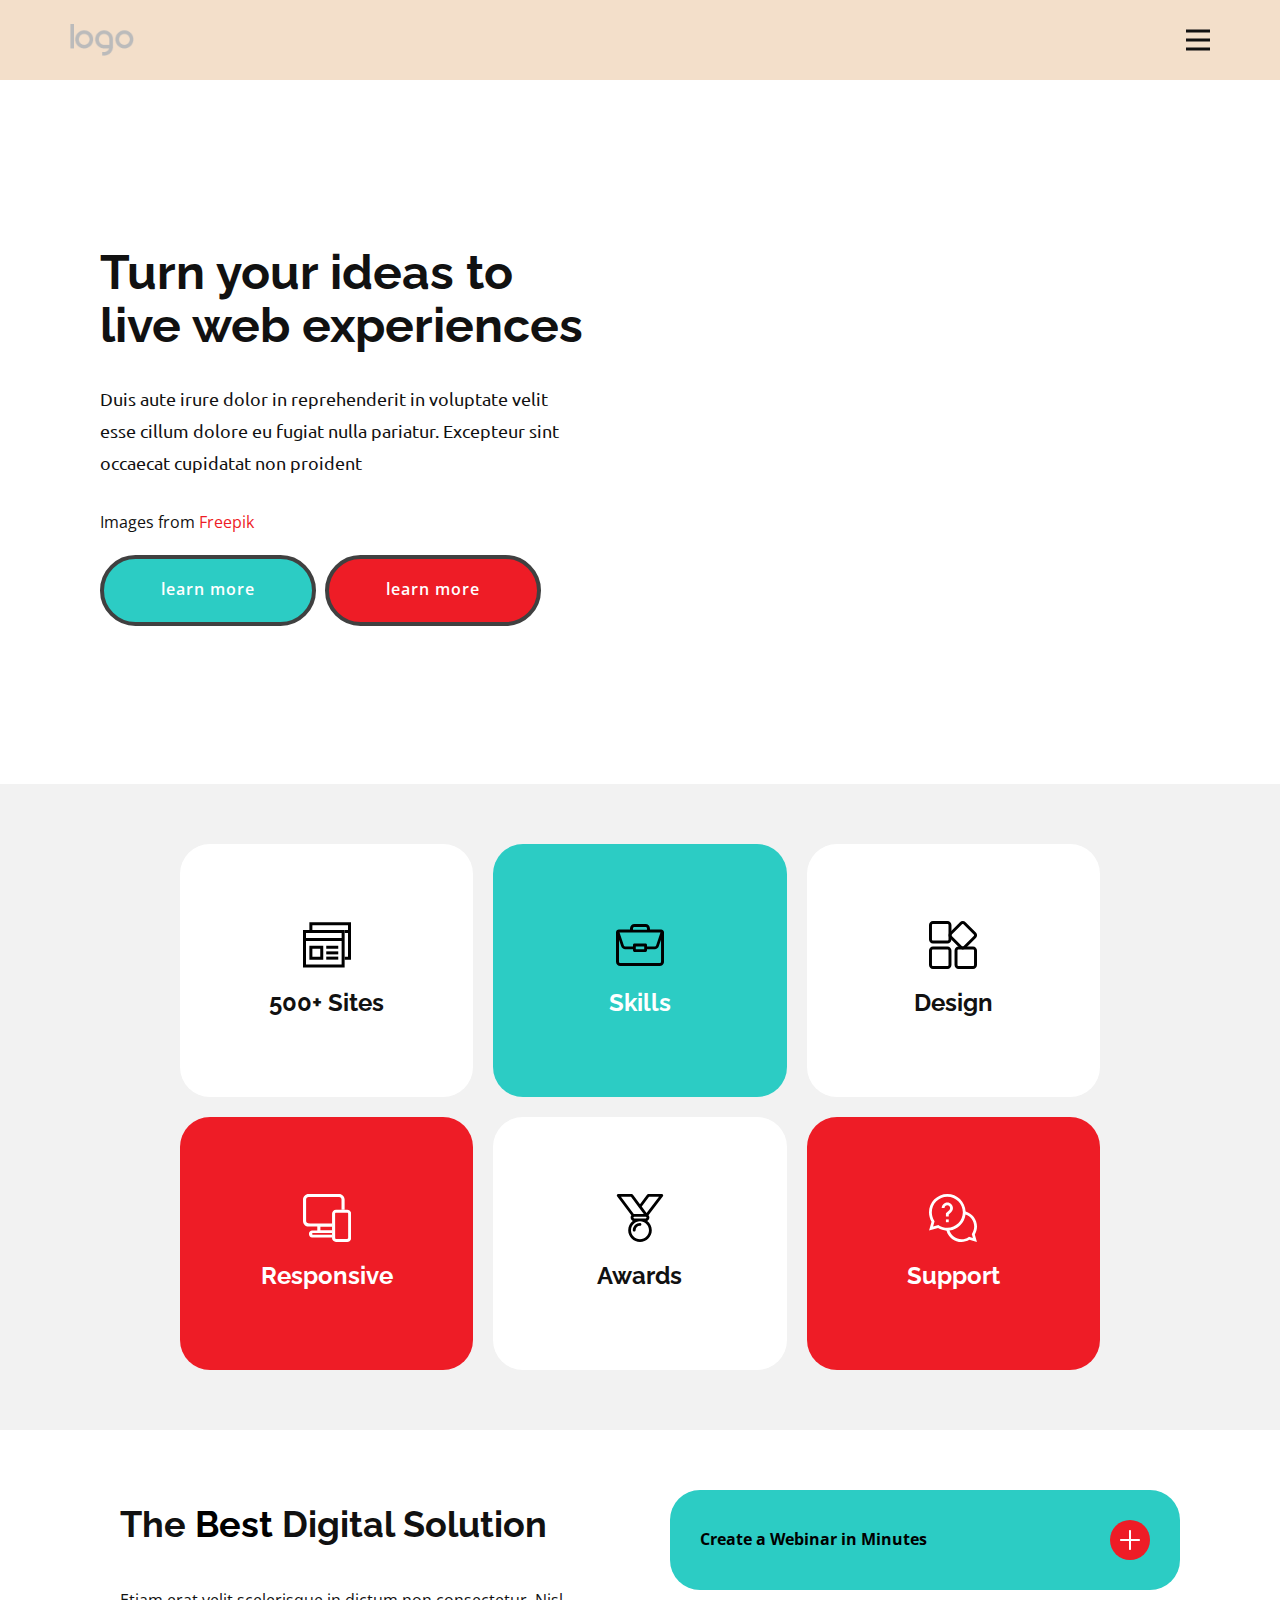
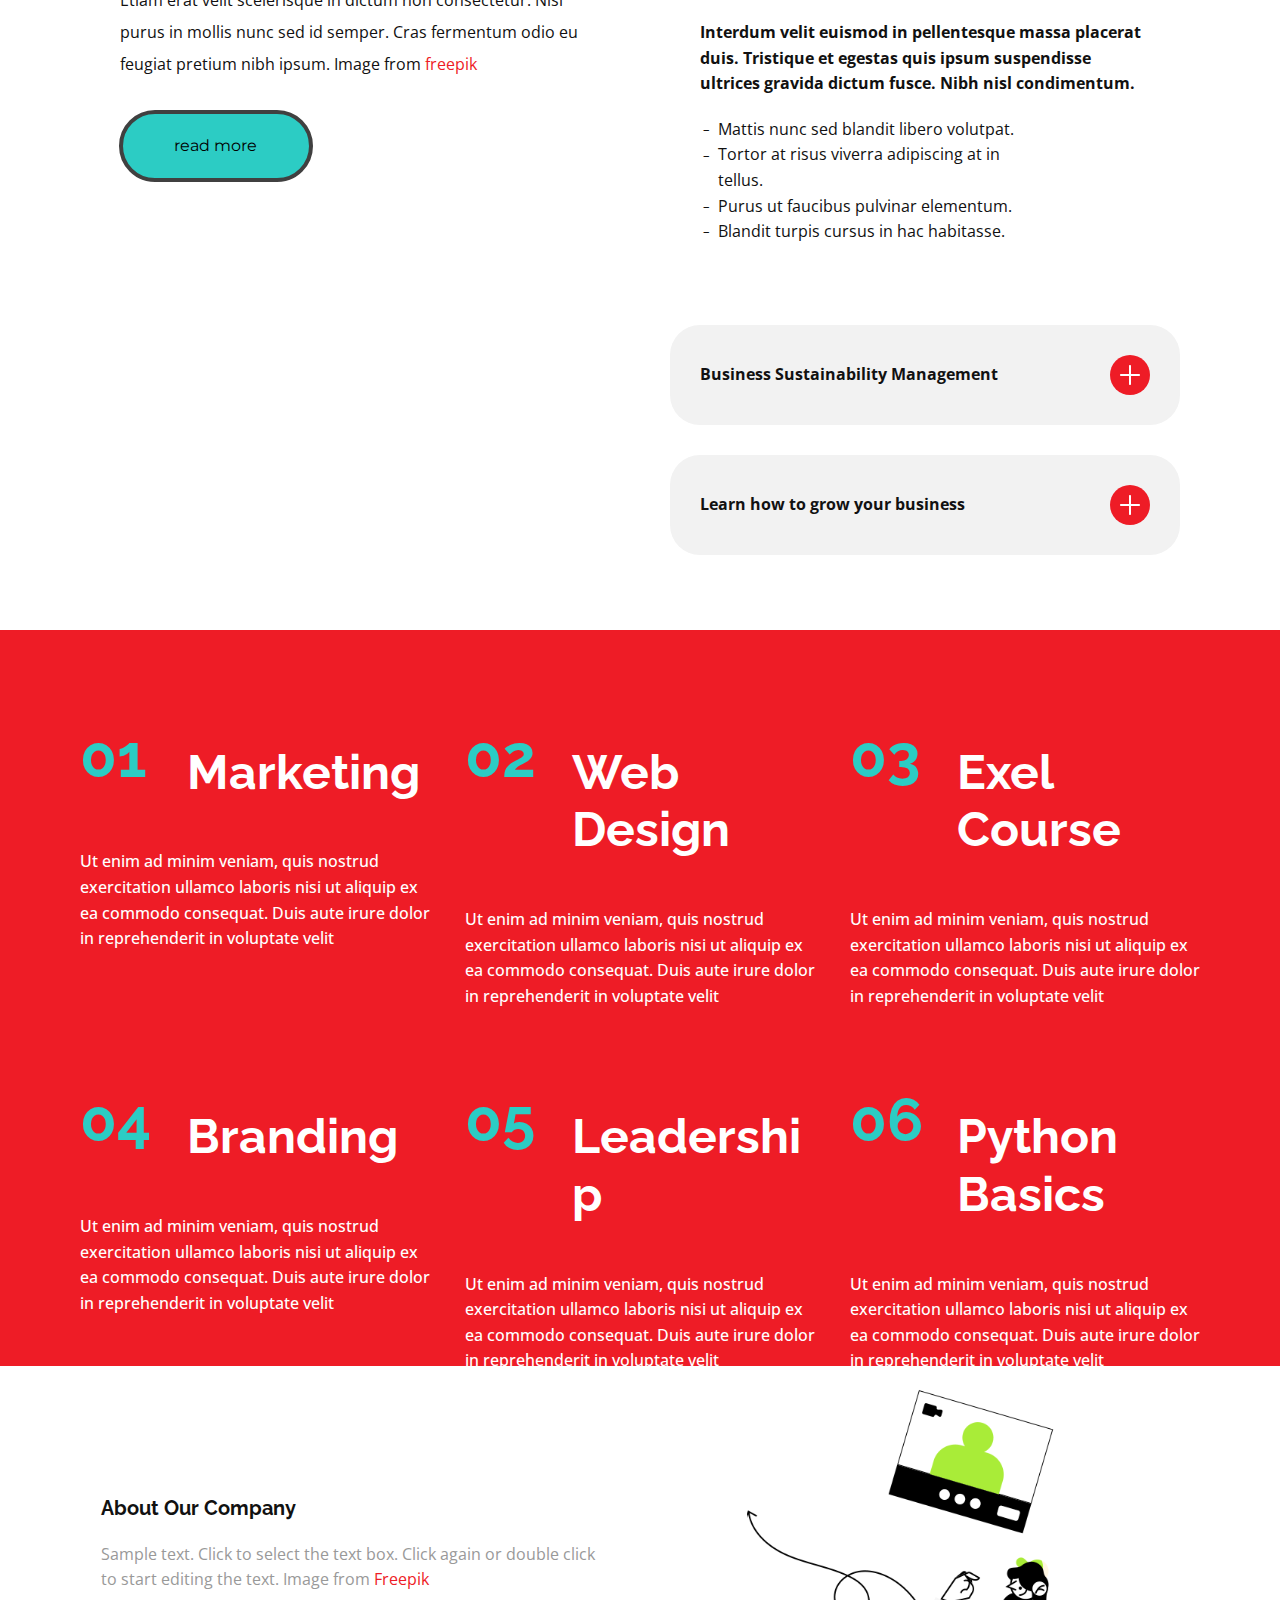
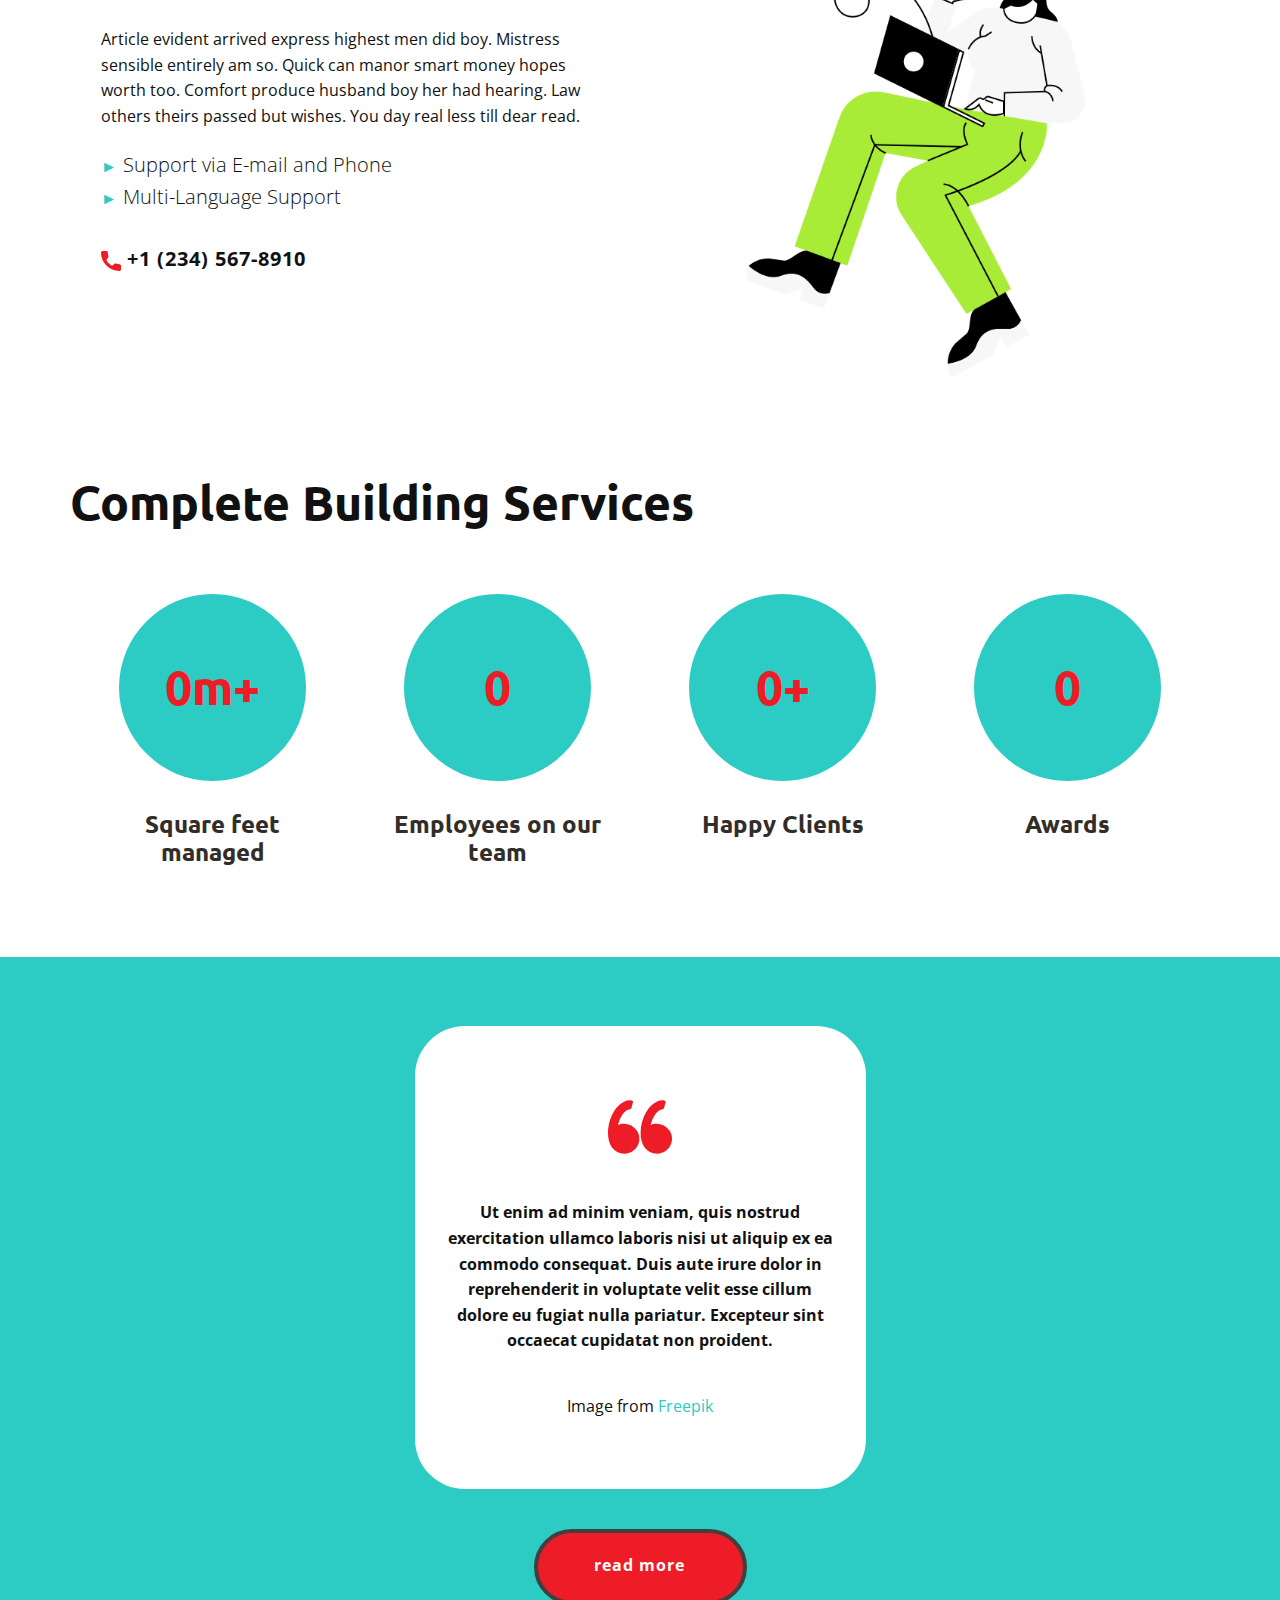
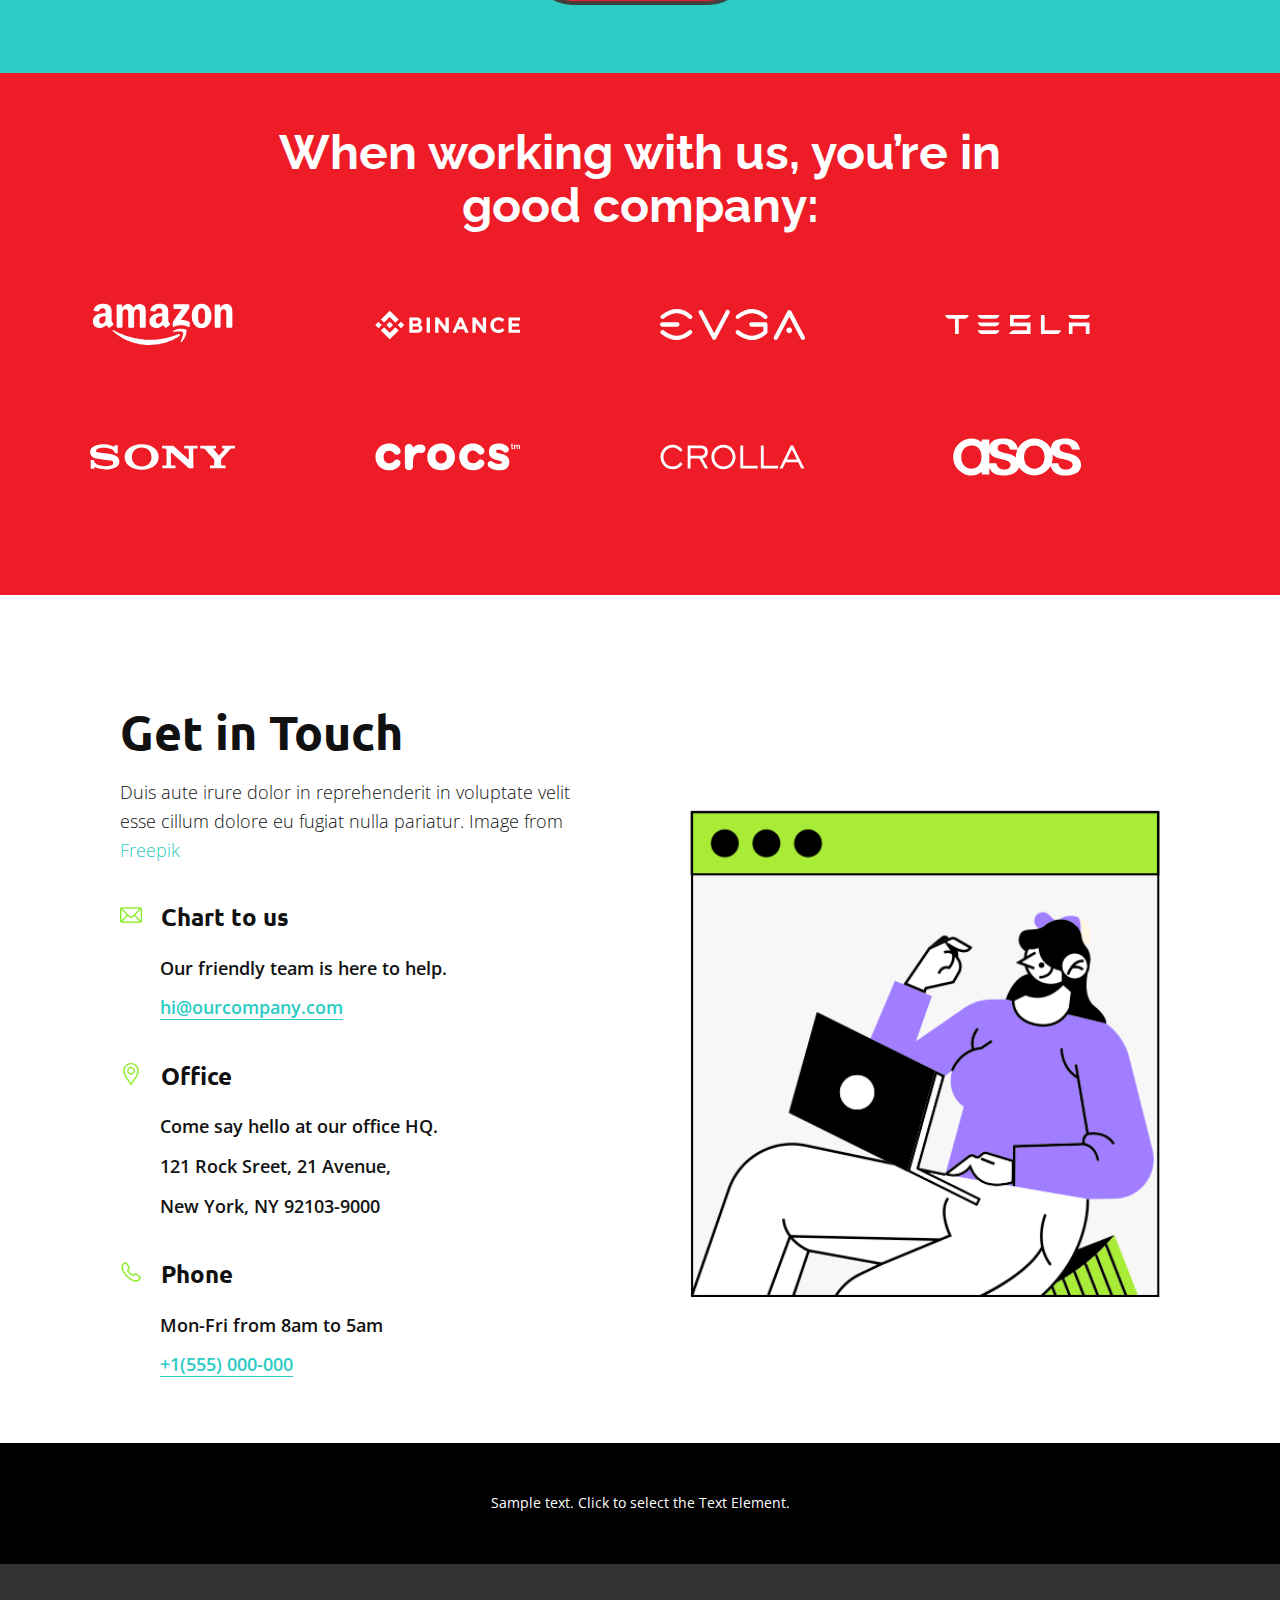
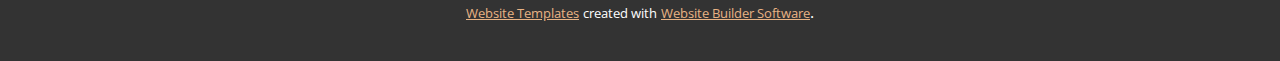
<file: website_style/sample/About-2.html>
<!DOCTYPE html>
<html style="font-size: 16px;" lang="en"><head>
    <meta name="viewport" content="width=device-width, initial-scale=1.0">
    <meta charset="utf-8">
    <meta name="keywords" content="​Turn your ideas to live web experiences, The Best Digital Solution">
    <meta name="description" content="">
    <title>About 2</title>
    <link rel="stylesheet" href="nicepage.css" media="screen">
<link rel="stylesheet" href="About-2.css" media="screen">
    <script class="u-script" type="text/javascript" src="jquery-1.9.1.min.js" defer=""></script>
    <script class="u-script" type="text/javascript" src="nicepage.js" defer=""></script>
    <meta name="generator" content="Nicepage 5.5.0, nicepage.com">
    <link id="u-theme-google-font" rel="stylesheet" href="https://fonts.googleapis.com/css?family=Raleway:100,100i,200,200i,300,300i,400,400i,500,500i,600,600i,700,700i,800,800i,900,900i|Open+Sans:300,300i,400,400i,500,500i,600,600i,700,700i,800,800i">
    <link id="u-page-google-font" rel="stylesheet" href="https://fonts.googleapis.com/css?family=Ubuntu:300,300i,400,400i,500,500i,700,700i|Montserrat:100,100i,200,200i,300,300i,400,400i,500,500i,600,600i,700,700i,800,800i,900,900i">
    
    
    
    
    
    
    
    
    
    
    <script type="application/ld+json">{
		"@context": "http://schema.org",
		"@type": "Organization",
		"name": "",
		"logo": "images/default-logo.png"
}</script>
    <meta name="theme-color" content="#e8b284">
    <meta property="og:title" content="About 2">
    <meta property="og:type" content="website">
  <meta data-intl-tel-input-cdn-path="intlTelInput/"></head>
  <body class="u-body u-xl-mode" data-lang="en"><header class="u-clearfix u-header u-palette-5-base u-header" id="sec-3c14"><div class="u-clearfix u-sheet u-valign-middle u-sheet-1">
        <a href="https://nicepage.com" class="u-image u-logo u-image-1">
          <img src="images/default-logo.png" class="u-logo-image u-logo-image-1">
        </a>
        <nav class="u-menu u-menu-hamburger u-offcanvas u-menu-1" data-responsive-from="XL">
          <div class="menu-collapse" style="font-size: 1rem; letter-spacing: 0px; font-weight: 700;">
            <a class="u-button-style u-custom-left-right-menu-spacing u-custom-padding-bottom u-custom-text-active-color u-custom-text-hover-color u-custom-top-bottom-menu-spacing u-nav-link u-text-active-palette-1-base u-text-hover-palette-2-base" href="#">
              <svg class="u-svg-link" viewBox="0 0 24 24"><use xlink:href="#menu-hamburger"></use></svg>
              <svg class="u-svg-content" version="1.1" id="menu-hamburger" viewBox="0 0 16 16" x="0px" y="0px" xmlns:xlink="http://www.w3.org/1999/xlink" xmlns="http://www.w3.org/2000/svg"><g><rect y="1" width="16" height="2"></rect><rect y="7" width="16" height="2"></rect><rect y="13" width="16" height="2"></rect>
</g></svg>
            </a>
          </div>
          <div class="u-custom-menu u-nav-container">
            <ul class="u-nav u-unstyled u-nav-1"><li class="u-nav-item"><a class="u-button-style u-nav-link u-text-active-palette-3-base u-text-hover-palette-3-base" href="#" style="padding: 10px 20px;">Home</a>
</li></ul>
          </div>
          <div class="u-custom-menu u-nav-container-collapse">
            <div class="u-black u-container-style u-inner-container-layout u-opacity u-opacity-95 u-sidenav">
              <div class="u-inner-container-layout u-sidenav-overflow">
                <div class="u-menu-close"></div>
                <ul class="u-align-center u-nav u-popupmenu-items u-unstyled u-nav-2"><li class="u-nav-item"><a class="u-button-style u-nav-link" href="#">Home</a>
</li></ul>
              </div>
            </div>
            <div class="u-black u-menu-overlay u-opacity u-opacity-70"></div>
          </div>
        </nav>
      </div></header>
    <section class="u-align-center u-clearfix u-section-1" id="carousel_1c8d">
      <div class="u-clearfix u-gutter-0 u-layout-wrap u-layout-wrap-1">
        <div class="u-layout" style="">
          <div class="u-layout-row" style="">
            <div class="u-align-left u-container-style u-layout-cell u-right-cell u-size-27 u-size-xs-60 u-white u-layout-cell-1">
              <div class="u-container-layout u-container-layout-1">
                <h1 class="u-align-left u-text u-text-1"> Turn your ideas to live web experiences</h1>
                <p class="u-align-left u-custom-font u-font-ubuntu u-text u-text-2">Duis aute irure dolor in reprehenderit in voluptate velit esse cillum dolore eu fugiat nulla pariatur. Excepteur sint occaecat cupidatat non proident</p>
                <p class="u-align-left u-text u-text-3">Images from <a href="https://www.freepik.com/photos/woman" class="u-active-none u-border-active-palette-4-base u-border-hover-palette-4-base u-border-none u-btn u-button-link u-button-style u-hover-none u-none u-text-palette-2-base u-btn-1" target="_blank">Freepik</a>
                </p>
                <a href="https://nicepage.com/website-templates" class="u-active-palette-2-base u-align-left u-border-4 u-border-grey-75 u-btn u-btn-round u-button-style u-hover-feature u-hover-palette-2-base u-palette-4-base u-radius-50 u-text-active-white u-text-hover-white u-btn-2" data-animation-name="" data-animation-duration="0" data-animation-delay="0" data-animation-direction="">learn more</a>
                <a href="https://nicepage.online" class="u-active-palette-4-base u-align-left u-border-4 u-border-grey-75 u-btn u-btn-round u-button-style u-hover-feature u-hover-palette-4-base u-palette-2-base u-radius-50 u-text-active-white u-text-hover-white u-btn-3" data-animation-name="" data-animation-duration="0" data-animation-delay="0" data-animation-direction="">learn more</a>
              </div>
            </div>
            <div class="u-align-center u-container-style u-image u-layout-cell u-left-cell u-size-33 u-size-xs-60 u-image-1" src="" data-image-width="1937" data-image-height="1442">
              <div class="u-container-layout u-valign-bottom-sm u-container-layout-2" src=""></div>
            </div>
          </div>
        </div>
      </div>
    </section>
    <section class="u-align-center u-clearfix u-container-align-center u-grey-5 u-section-2" id="carousel_2e94">
      <div class="u-clearfix u-sheet u-sheet-1">
        <div class="u-expanded-width-md u-expanded-width-sm u-expanded-width-xs u-list u-list-1">
          <div class="u-repeater u-repeater-1">
            <div class="u-align-center u-container-style u-custom-item u-list-item u-radius-30 u-repeater-item u-shape-round u-white u-list-item-1">
              <div class="u-container-layout u-similar-container u-valign-middle-md u-valign-middle-sm u-valign-middle-xs u-container-layout-1"><span class="u-custom-item u-icon u-text-black u-icon-1">
            <svg class="u-svg-link" preserveAspectRatio="xMidYMin slice" viewBox="0 0 128 128" style=""><use xlink:href="#svg-bde1"></use></svg>
            <svg class="u-svg-content" viewBox="0 0 128 128" id="svg-bde1"><polygon points="128 3 17 3 17 24 25 24 25 11 120 11 120 24 111 24 111 32 120 32 120 95 111 95 111 103 128 103"></polygon><path d="m25 24h-25v100h111v-100h-86zm78 92h-95v-63h95v63zm0-71h-95v-13h95v13z"></path><path d="m46 74v21h-21v-21h21m8-8h-37v37h37v-37z"></path><rect x="62" y="66" width="32" height="8"></rect><rect x="62" y="81" width="32" height="8"></rect><rect x="62" y="95" width="32" height="8"></rect></svg>
          </span>
                <h4 class="u-text u-text-default u-text-1">500+ Sites</h4>
              </div>
            </div>
            <div class="u-align-center u-container-style u-custom-item u-list-item u-palette-4-base u-radius-30 u-repeater-item u-shape-round u-list-item-2">
              <div class="u-container-layout u-similar-container u-valign-middle-md u-valign-middle-sm u-valign-middle-xs u-container-layout-2"><span class="u-custom-item u-icon u-text-black u-icon-2">
            <svg class="u-svg-link" preserveAspectRatio="xMidYMin slice" viewBox="0 0 128 128" style=""><use xlink:href="#svg-20e4"></use></svg>
            <svg class="u-svg-content" viewBox="0 0 128 128" id="svg-20e4"><path d="m78.9 15.9c2.1 0 3.7 1.7 3.7 3.7v3.7h-37.2v-3.7c0-2 1.7-3.7 3.7-3.7h29.8m39.7 14.8-11.6 34.5c-0.5 1.5-1.9 2.5-3.5 2.5h-20.9v-3.7c0-2-1.7-3.7-3.7-3.7h-29.8c-2.1 0-3.7 1.7-3.7 3.7v3.7h-20.9c-1.6 0-3-1-3.5-2.5l-11.6-34.5h109.2m1.5 19.1v58.6c0 2-1.7 3.7-3.7 3.7h-104.7c-2.1 0-3.7-1.7-3.7-3.7v-58.6l5.9 17.7c1.5 4.5 5.8 7.6 10.6 7.6h20.9v3.7c0 2 1.7 3.7 3.7 3.7h29.8c2.1 0 3.7-1.7 3.7-3.7v-3.7h20.9c4.8 0 9.1-3 10.6-7.6l6-17.7m-44.9 17.9v7.4h-22.4v-7.4h22.4m15.3-44.9v-3.2c0-6.4-5.2-11.6-11.6-11.6h-29.8c-6.4 0-11.7 5.2-11.7 11.6v3.2h-29.5c-4.4 0-7.9 3.5-7.9 7.9v77.7c0 6.4 5.2 11.6 11.7 11.6h104.7c6.4 0 11.7-5.2 11.7-11.6v-77.7c0-4.4-3.6-7.9-7.9-7.9h-29.7z"></path></svg>
          </span>
                <h4 class="u-text u-text-default u-text-2">Skills</h4>
              </div>
            </div>
            <div class="u-align-center u-container-style u-custom-item u-list-item u-radius-30 u-repeater-item u-shape-round u-white u-list-item-3">
              <div class="u-container-layout u-similar-container u-valign-middle-md u-valign-middle-sm u-valign-middle-xs u-container-layout-3"><span class="u-custom-item u-icon u-text-black u-icon-3">
            <svg class="u-svg-link" preserveAspectRatio="xMidYMin slice" viewBox="0 0 128 128" style=""><use xlink:href="#svg-f12d"></use></svg>
            <svg class="u-svg-content" viewBox="0 0 128 128" id="svg-f12d"><path d="m117.4 76c1.5 0 2.7 1.2 2.7 2.7v38.7c0 1.5-1.2 2.7-2.7 2.7h-38.7c-1.5 0-2.7-1.2-2.7-2.7v-38.7c0-1.5 1.2-2.7 2.7-2.7h38.7m0-7.9h-38.7c-5.8 0-10.6 4.8-10.6 10.6v38.7c0 5.8 4.8 10.6 10.6 10.6h38.7c5.8 0 10.6-4.8 10.6-10.6v-38.7c0-5.8-4.8-10.6-10.6-10.6z"></path><path d="m49.3 7.9c1.5 0 2.7 1.2 2.7 2.7v38.7c0 1.5-1.2 2.7-2.7 2.7h-38.7c-1.5 0-2.7-1.2-2.7-2.7v-38.7c0-1.5 1.2-2.7 2.7-2.7h38.7m0-7.9h-38.7c-5.8 0-10.6 4.8-10.6 10.6v38.7c0 5.8 4.8 10.6 10.6 10.6h38.7c5.8 0 10.6-4.8 10.6-10.6v-38.7c0-5.8-4.8-10.6-10.6-10.6z"></path><path d="m90 7.9c0.7 0 1.4 0.3 1.9 0.8l27.4 27.4c1 1 1 2.7 0 3.8l-27.4 27.3c-0.5 0.5-1.2 0.8-1.9 0.8s-1.4-0.3-1.9-0.8l-27.3-27.3c-1-1-1-2.7 0-3.8l27.3-27.4c0.6-0.5 1.3-0.8 1.9-0.8m0-7.9c-2.8 0-5.5 1.1-7.5 3.1l-27.3 27.4c-2 2-3.1 4.7-3.1 7.5s1.1 5.5 3.1 7.5l27.4 27.4c2 2 4.7 3.1 7.5 3.1s5.5-1.1 7.5-3.1l27.4-27.4c2-2 3.1-4.7 3.1-7.5s-1.1-5.5-3.1-7.5l-27.5-27.4c-2-2-4.6-3.1-7.5-3.1z"></path><path d="m49.3 76c1.5 0 2.7 1.2 2.7 2.7v38.7c0 1.5-1.2 2.7-2.7 2.7h-38.7c-1.5 0-2.7-1.2-2.7-2.7v-38.7c0-1.5 1.2-2.7 2.7-2.7h38.7m0-7.9h-38.7c-5.8 0-10.6 4.8-10.6 10.6v38.7c0 5.8 4.8 10.6 10.6 10.6h38.7c5.8 0 10.6-4.8 10.6-10.6v-38.7c0-5.8-4.8-10.6-10.6-10.6z"></path></svg>
          </span>
                <h4 class="u-text u-text-default u-text-3">Design</h4>
              </div>
            </div>
            <div class="u-align-center u-container-style u-custom-item u-list-item u-palette-2-base u-radius-30 u-repeater-item u-shape-round u-list-item-4">
              <div class="u-container-layout u-similar-container u-valign-middle-md u-valign-middle-sm u-valign-middle-xs u-container-layout-4"><span class="u-custom-item u-icon u-text-white u-icon-4">
            <svg class="u-svg-link" preserveAspectRatio="xMidYMin slice" viewBox="0 0 128 128" style=""><use xlink:href="#svg-0096"></use></svg>
            <svg class="u-svg-content" viewBox="0 0 128 128" id="svg-0096"><path d="m26.4 108.7c-1.2 0-2.2-1-2.2-2.2s1-2.2 4.7-2.2h48.7v-7.4h-31.2v-9.9h31.2v-8.4h-58.7c-7.7 0-10.6-3-10.6-6.6v-57.1c0-3.7 3-6.6 6.6-6.6h81.2c3.7 0 6.6 3 6.6 6.6v27h8.3v-27c0-8.2-6.7-14.9-14.9-14.9h-81.2c-8.2 0-14.9 6.7-14.9 14.9v57.1c0 8.2 6.7 14.9 14.9 14.9h23.2v10.1h-13.8c-4.3 0-8.5 3.7-8.5 9.5v0.2c0 4.6 3.7 9.3 8.3 9.3h53.5v-7.3h-51.2z"></path><path d="m118 41.9h-30c-5.8 0-10.5 4.7-10.5 10.6 0 0 0.1 66.3 0.1 66.4 0 4.3 5.1 9 10.4 9h30c5.6 0 10.2-4.4 10.5-10.1v-65.3c0-5.9-4.7-10.6-10.5-10.6zm2.4 75.5c-0.1 1.3-1.1 2.3-2.4 2.3h-30c-1 0-1.9-0.7-2.2-1.6l-0.2-65.6c0-1.3 1.1-2.4 2.4-2.4h30c1.3 0 2.4 1.1 2.4 2.4v64.9z"></path></svg>
          </span>
                <h4 class="u-text u-text-default u-text-4">Responsive</h4>
              </div>
            </div>
            <div class="u-align-center u-container-style u-custom-item u-list-item u-radius-30 u-repeater-item u-shape-round u-white u-list-item-5">
              <div class="u-container-layout u-similar-container u-valign-middle-md u-valign-middle-sm u-valign-middle-xs u-container-layout-5"><span class="u-custom-item u-icon u-text-black u-icon-5"><svg class="u-svg-link" preserveAspectRatio="xMidYMin slice" viewBox="0 0 611.998 611.998" style=""><use xlink:href="#svg-4c99"></use></svg><svg class="u-svg-content" viewBox="0 0 611.998 611.998" x="0px" y="0px" id="svg-4c99" style="enable-background:new 0 0 611.998 611.998;"><g><g><g><g><path d="M305.998,369.684c-50.667,0-91.886,41.221-91.886,91.886c0,9.874,8.004,17.876,17.876,17.876      s17.876-8.003,17.876-17.876c0-30.951,25.181-56.134,56.134-56.134c9.872,0,17.876-8.003,17.876-17.876      C323.875,377.688,315.871,369.684,305.998,369.684z"></path>
</g><path d="M600.173,9.961C597.161,3.861,590.948,0,584.145,0H412.199c-5.634,0-10.94,2.656-14.314,7.168L306,130.008L214.112,7.168     C210.737,2.656,205.432,0,199.798,0H27.852C21.085,0,14.9,3.821,11.87,9.871c-3.03,6.053-2.385,13.294,1.668,18.713     L195.76,272.189c-5.933,7.781-9.468,17.484-9.468,28.004v0.423c0,18.803,11.277,35.01,27.419,42.243     c-35.357,27.55-58.141,70.518-58.141,118.709c0,82.95,67.482,150.43,150.429,150.43c82.948,0,150.429-67.482,150.429-150.43     c0-48.194-22.785-91.159-58.14-118.709c16.141-7.232,27.419-23.44,27.419-42.243v-0.423c0-11.771-4.426-22.524-11.692-30.699     L598.34,28.743C602.475,23.342,603.186,16.06,600.173,9.961z M389.954,300.616c0,5.802-4.721,10.523-10.523,10.523H232.565     c-5.802,0-10.523-4.721-10.523-10.523v-0.423c0-5.802,4.721-10.522,10.523-10.522h146.866c5.804,0,10.523,4.719,10.523,10.522     V300.616z M389.903,242.173l-15.172-20.283l-46.408-62.039L421.15,35.752h126.794L389.903,242.173z M63.548,35.752h127.297     l100.832,134.793c0.003,0.004,0.006,0.009,0.009,0.013l62.355,83.361H232.565h-5.822L63.548,35.752z M420.675,461.57     c0,63.234-51.444,114.678-114.678,114.678c-63.232,0-114.677-51.444-114.677-114.678s51.444-114.677,114.677-114.677     C369.231,346.892,420.675,398.334,420.675,461.57z"></path>
</g>
</g>
</g></svg>
            
            
          </span>
                <h4 class="u-text u-text-default u-text-5">Awards</h4>
              </div>
            </div>
            <div class="u-align-center u-container-style u-custom-item u-list-item u-palette-2-base u-radius-30 u-repeater-item u-shape-round u-list-item-6">
              <div class="u-container-layout u-similar-container u-valign-middle-md u-valign-middle-sm u-valign-middle-xs u-container-layout-6"><span class="u-custom-item u-icon u-text-white u-icon-6"><svg class="u-svg-link" preserveAspectRatio="xMidYMin slice" viewBox="0 0 512 512" style=""><use xlink:href="#svg-f8ae"></use></svg><svg class="u-svg-content" viewBox="0 0 512 512" id="svg-f8ae"><path d="m512 346.5c0-74.628906-50.285156-139.832031-121.195312-159.480469-4.457032-103.878906-90.347657-187.019531-195.304688-187.019531-107.800781 0-195.5 87.699219-195.5 195.5 0 35.132812 9.351562 69.339844 27.109375 99.371094l-26.390625 95.40625 95.410156-26.386719c27.605469 16.324219 58.746094 25.519531 90.886719 26.90625 19.644531 70.914063 84.851563 121.203125 159.484375 121.203125 29.789062 0 58.757812-7.933594 84.210938-23.007812l80.566406 22.285156-22.285156-80.566406c15.074218-25.453126 23.007812-54.421876 23.007812-84.210938zm-411.136719-15.046875-57.117187 15.800781 15.800781-57.117187-3.601563-5.632813c-16.972656-26.554687-25.945312-57.332031-25.945312-89.003906 0-91.257812 74.242188-165.5 165.5-165.5s165.5 74.242188 165.5 165.5-74.242188 165.5-165.5 165.5c-31.671875 0-62.445312-8.972656-89.003906-25.945312zm367.390625 136.800781-42.382812-11.726562-5.660156 3.683594c-21.941407 14.253906-47.433594 21.789062-73.710938 21.789062-58.65625 0-110.199219-37.925781-128.460938-92.308594 89.820313-10.355468 161.296876-81.832031 171.65625-171.65625 54.378907 18.265625 92.304688 69.808594 92.304688 128.464844 0 26.277344-7.535156 51.769531-21.789062 73.710938l-3.683594 5.660156zm0 0"></path><path d="m180.5 271h30v30h-30zm0 0"></path><path d="m225.5 150c0 8.519531-3.46875 16.382812-9.765625 22.144531l-35.234375 32.25v36.605469h30v-23.394531l25.488281-23.328125c12.398438-11.347656 19.511719-27.484375 19.511719-44.277344 0-33.085938-26.914062-60-60-60s-60 26.914062-60 60h30c0-16.542969 13.457031-30 30-30s30 13.457031 30 30zm0 0"></path></svg>
            
            
          </span>
                <h4 class="u-text u-text-default u-text-6">Support</h4>
              </div>
            </div>
          </div>
        </div>
      </div>
    </section>
    <section class="u-align-center u-clearfix u-section-3" id="carousel_e543">
      <div class="u-clearfix u-sheet u-sheet-1">
        <div class="u-clearfix u-expanded-width u-layout-wrap u-layout-wrap-1">
          <div class="u-layout">
            <div class="u-layout-row">
              <div class="u-align-left u-container-style u-layout-cell u-size-30 u-layout-cell-1">
                <div class="u-container-layout u-container-layout-1">
                  <h2 class="u-align-left u-text u-text-1">The <span class="u-text-black">Best</span> Digital <span style="font-weight: 700;">Solution</span>
                  </h2>
                  <p class="u-align-left u-text u-text-2">Etiam erat velit scelerisque in dictum non consectetur. Nisl purus in mollis nunc sed id semper. Cras fermentum odio eu feugiat pretium nibh ipsum. Image from <a href="https://freepik.com" class="u-active-none u-border-none u-btn u-button-link u-button-style u-hover-none u-none u-text-palette-2-base u-btn-1">freepik</a>
                  </p>
                  <a href="https://nicepage.cc" class="u-active-palette-2-base u-align-left u-border-4 u-border-grey-75 u-btn u-btn-round u-button-style u-custom-font u-font-montserrat u-hover-palette-2-base u-palette-4-base u-radius-50 u-text-black u-btn-2">read more</a>
                </div>
              </div>
              <div class="u-container-style u-layout-cell u-size-30 u-white u-layout-cell-2">
                <div class="u-container-layout u-valign-top u-container-layout-2">
                  <div class="u-accordion u-expanded-width u-spacing-30 u-accordion-1">
                    <div class="u-accordion-item u-accordion-item-1">
                      <a class="active u-accordion-link u-active-palette-4-base u-button-style u-grey-5 u-radius-30 u-text-active-black u-text-body-color u-accordion-link-1" id="link-accordion-7c0e" aria-controls="accordion-7c0e" aria-selected="true">
                        <span class="u-accordion-link-text">Create a Webinar in Minutes</span><span class="u-accordion-link-icon u-icon u-icon-circle u-palette-2-base u-text-white u-icon-1"><svg class="u-svg-link" preserveAspectRatio="xMidYMin slice" viewBox="0 0 426.66667 426.66667" style=""><use xlink:href="#svg-347e"></use></svg><svg class="u-svg-content" viewBox="0 0 426.66667 426.66667" id="svg-347e"><path d="m405.332031 192h-170.664062v-170.667969c0-11.773437-9.558594-21.332031-21.335938-21.332031-11.773437 0-21.332031 9.558594-21.332031 21.332031v170.667969h-170.667969c-11.773437 0-21.332031 9.558594-21.332031 21.332031 0 11.777344 9.558594 21.335938 21.332031 21.335938h170.667969v170.664062c0 11.777344 9.558594 21.335938 21.332031 21.335938 11.777344 0 21.335938-9.558594 21.335938-21.335938v-170.664062h170.664062c11.777344 0 21.335938-9.558594 21.335938-21.335938 0-11.773437-9.558594-21.332031-21.335938-21.332031zm0 0"></path></svg></span>
                      </a>
                      <div class="u-accordion-active u-accordion-pane u-align-left u-container-style u-white u-accordion-pane-1" id="accordion-7c0e" aria-labelledby="link-accordion-7c0e">
                        <div class="u-container-layout u-valign-top u-container-layout-3">
                          <p class="u-text u-text-3">Interdum velit euismod in pellentesque massa placerat duis. Tristique et egestas quis ipsum suspendisse ultrices gravida dictum fusce. Nibh nisl condimentum.</p>
                          <ul class="u-custom-list u-text u-text-4">
                            <li>
                              <div class="u-list-icon">
                                <div xmlns="http://www.w3.org/2000/svg" xmlns:xlink="http://www.w3.org/1999/xlink" version="1.1" xml:space="preserve" class="u-svg-content">–</div>
                              </div>Mattis nunc sed blandit libero volutpat. 
                            </li>
                            <li>
                              <div class="u-list-icon">
                                <div xmlns="http://www.w3.org/2000/svg" xmlns:xlink="http://www.w3.org/1999/xlink" version="1.1" xml:space="preserve" class="u-svg-content">–</div>
                              </div>Tortor at risus viverra adipiscing at in tellus. 
                            </li>
                            <li>
                              <div class="u-list-icon">
                                <div xmlns="http://www.w3.org/2000/svg" xmlns:xlink="http://www.w3.org/1999/xlink" version="1.1" xml:space="preserve" class="u-svg-content">–</div>
                              </div>Purus ut faucibus pulvinar elementum. 
                            </li>
                            <li>
                              <div class="u-list-icon">
                                <div xmlns="http://www.w3.org/2000/svg" xmlns:xlink="http://www.w3.org/1999/xlink" version="1.1" xml:space="preserve" class="u-svg-content">–</div>
                              </div>Blandit turpis cursus in hac habitasse. 
                            </li>
                          </ul>
                        </div>
                      </div>
                    </div>
                    <div class="u-accordion-item u-accordion-item-2">
                      <a class="u-accordion-link u-active-palette-4-base u-button-style u-grey-5 u-radius-30 u-text-active-black u-text-body-color u-accordion-link-2" id="link-accordion-05cb" aria-controls="accordion-05cb" aria-selected="false">
                        <span class="u-accordion-link-text">Business Sustainability Management</span><span class="u-accordion-link-icon u-icon u-icon-circle u-palette-2-base u-text-white u-icon-2"><svg class="u-svg-link" preserveAspectRatio="xMidYMin slice" viewBox="0 0 426.66667 426.66667" style=""><use xlink:href="#svg-ae03"></use></svg><svg class="u-svg-content" viewBox="0 0 426.66667 426.66667" id="svg-ae03"><path d="m405.332031 192h-170.664062v-170.667969c0-11.773437-9.558594-21.332031-21.335938-21.332031-11.773437 0-21.332031 9.558594-21.332031 21.332031v170.667969h-170.667969c-11.773437 0-21.332031 9.558594-21.332031 21.332031 0 11.777344 9.558594 21.335938 21.332031 21.335938h170.667969v170.664062c0 11.777344 9.558594 21.335938 21.332031 21.335938 11.777344 0 21.335938-9.558594 21.335938-21.335938v-170.664062h170.664062c11.777344 0 21.335938-9.558594 21.335938-21.335938 0-11.773437-9.558594-21.332031-21.335938-21.332031zm0 0"></path></svg></span>
                      </a>
                      <div class="u-accordion-pane u-container-style u-white u-accordion-pane-2" id="accordion-05cb" aria-labelledby="link-accordion-05cb">
                        <div class="u-container-layout u-valign-top u-container-layout-4">
                          <ul class="u-custom-list u-text u-text-5">
                            <li>
                              <div class="u-list-icon">
                                <div xmlns="http://www.w3.org/2000/svg" xmlns:xlink="http://www.w3.org/1999/xlink" version="1.1" xml:space="preserve" class="u-svg-content">–</div>
                              </div>Interdum velit euismod in pellentesque massa. 
                            </li>
                            <li>
                              <div class="u-list-icon">
                                <div xmlns="http://www.w3.org/2000/svg" xmlns:xlink="http://www.w3.org/1999/xlink" version="1.1" xml:space="preserve" class="u-svg-content">–</div>
                              </div>Tristique et egestas quis ipsum suspendisse ultrices gravidae. 
                            </li>
                            <li>
                              <div class="u-list-icon">
                                <div xmlns="http://www.w3.org/2000/svg" xmlns:xlink="http://www.w3.org/1999/xlink" version="1.1" xml:space="preserve" class="u-svg-content">–</div>
                              </div>Nibh nisl condimentum id venenatis a condimentum. 
                            </li>
                            <li>
                              <div class="u-list-icon">
                                <div xmlns="http://www.w3.org/2000/svg" xmlns:xlink="http://www.w3.org/1999/xlink" version="1.1" xml:space="preserve" class="u-svg-content">–</div>
                              </div>Diam volutpat commodo sed egestas egestas fringilla. 
                            </li>
                          </ul>
                        </div>
                      </div>
                    </div>
                    <div class="u-accordion-item u-accordion-item-3">
                      <a class="u-accordion-link u-active-palette-4-base u-button-style u-grey-5 u-radius-30 u-text-active-black u-text-body-color u-accordion-link-3" id="link-accordion-a6bb" aria-controls="accordion-a6bb" aria-selected="false">
                        <span class="u-accordion-link-text">Learn how to grow your business</span><span class="u-accordion-link-icon u-icon u-icon-circle u-palette-2-base u-text-white u-icon-3"><svg class="u-svg-link" preserveAspectRatio="xMidYMin slice" viewBox="0 0 426.66667 426.66667" style=""><use xlink:href="#svg-a4a8"></use></svg><svg class="u-svg-content" viewBox="0 0 426.66667 426.66667" id="svg-a4a8"><path d="m405.332031 192h-170.664062v-170.667969c0-11.773437-9.558594-21.332031-21.335938-21.332031-11.773437 0-21.332031 9.558594-21.332031 21.332031v170.667969h-170.667969c-11.773437 0-21.332031 9.558594-21.332031 21.332031 0 11.777344 9.558594 21.335938 21.332031 21.335938h170.667969v170.664062c0 11.777344 9.558594 21.335938 21.332031 21.335938 11.777344 0 21.335938-9.558594 21.335938-21.335938v-170.664062h170.664062c11.777344 0 21.335938-9.558594 21.335938-21.335938 0-11.773437-9.558594-21.332031-21.335938-21.332031zm0 0"></path></svg></span>
                      </a>
                      <div class="u-accordion-pane u-container-style u-white u-accordion-pane-3" id="accordion-a6bb" aria-labelledby="link-accordion-a6bb">
                        <div class="u-container-layout u-valign-top u-container-layout-5">
                          <ul class="u-custom-list u-text u-text-6">
                            <li>
                              <div class="u-list-icon">
                                <div xmlns="http://www.w3.org/2000/svg" xmlns:xlink="http://www.w3.org/1999/xlink" version="1.1" xml:space="preserve" class="u-svg-content">–</div>
                              </div>Mattis nunc sed blandit libero volutpat. 
                            </li>
                            <li>
                              <div class="u-list-icon">
                                <div xmlns="http://www.w3.org/2000/svg" xmlns:xlink="http://www.w3.org/1999/xlink" version="1.1" xml:space="preserve" class="u-svg-content">–</div>
                              </div>Tortor at risus viverra adipiscing at in tellus. 
                            </li>
                            <li>
                              <div class="u-list-icon">
                                <div xmlns="http://www.w3.org/2000/svg" xmlns:xlink="http://www.w3.org/1999/xlink" version="1.1" xml:space="preserve" class="u-svg-content">–</div>
                              </div>Purus ut faucibus pulvinar elementum. 
                            </li>
                            <li>
                              <div class="u-list-icon">
                                <div xmlns="http://www.w3.org/2000/svg" xmlns:xlink="http://www.w3.org/1999/xlink" version="1.1" xml:space="preserve" class="u-svg-content">–</div>
                              </div>Blandit turpis cursus in hac habitasse.e. 
                            </li>
                          </ul>
                        </div>
                      </div>
                    </div>
                  </div>
                </div>
              </div>
            </div>
          </div>
        </div>
      </div>
    </section>
    <section class="u-align-center u-clearfix u-container-align-center-lg u-container-align-center-md u-container-align-center-sm u-container-align-center-xl u-container-align-left-xs u-palette-2-base u-section-4" id="carousel_a210">
      <div class="u-clearfix u-sheet u-sheet-1">
        <div class="u-expanded-width u-list u-list-1">
          <div class="u-repeater u-repeater-1">
            <div class="u-align-left u-container-style u-custom-item u-list-item u-repeater-item u-shape-rectangle">
              <div class="u-container-layout u-similar-container u-container-layout-1">
                <h3 class="u-text u-text-default u-text-palette-4-base u-text-1">01</h3>
                <h5 class="u-text u-text-2">Marketing</h5>
                <p class="u-text u-text-body-alt-color u-text-3"> Ut enim ad minim veniam, quis nostrud exercitation ullamco laboris nisi ut aliquip ex ea commodo consequat. Duis aute irure dolor in reprehenderit in voluptate velit</p>
              </div>
            </div>
            <div class="u-align-left u-container-style u-custom-item u-list-item u-repeater-item u-shape-rectangle">
              <div class="u-container-layout u-similar-container u-container-layout-2">
                <h3 class="u-text u-text-default u-text-palette-4-base u-text-4">02</h3>
                <h5 class="u-text u-text-5">Web Design</h5>
                <p class="u-text u-text-body-alt-color u-text-6"> Ut enim ad minim veniam, quis nostrud exercitation ullamco laboris nisi ut aliquip ex ea commodo consequat. Duis aute irure dolor in reprehenderit in voluptate velit</p>
              </div>
            </div>
            <div class="u-align-left u-container-style u-custom-item u-list-item u-repeater-item u-shape-rectangle">
              <div class="u-container-layout u-similar-container u-container-layout-3">
                <h3 class="u-text u-text-default u-text-palette-4-base u-text-7">03</h3>
                <h5 class="u-text u-text-8">Exel Course</h5>
                <p class="u-text u-text-body-alt-color u-text-9"> Ut enim ad minim veniam, quis nostrud exercitation ullamco laboris nisi ut aliquip ex ea commodo consequat. Duis aute irure dolor in reprehenderit in voluptate velit</p>
              </div>
            </div>
            <div class="u-align-left u-container-style u-custom-item u-list-item u-repeater-item u-shape-rectangle">
              <div class="u-container-layout u-similar-container u-container-layout-4">
                <h3 class="u-text u-text-default u-text-palette-4-base u-text-10">04</h3>
                <h5 class="u-text u-text-11">Branding</h5>
                <p class="u-text u-text-body-alt-color u-text-12"> Ut enim ad minim veniam, quis nostrud exercitation ullamco laboris nisi ut aliquip ex ea commodo consequat. Duis aute irure dolor in reprehenderit in voluptate velit</p>
              </div>
            </div>
            <div class="u-align-left u-container-style u-custom-item u-list-item u-repeater-item u-shape-rectangle">
              <div class="u-container-layout u-similar-container u-container-layout-5">
                <h3 class="u-text u-text-default u-text-palette-4-base u-text-13">05</h3>
                <h5 class="u-text u-text-14">Leadership</h5>
                <p class="u-text u-text-body-alt-color u-text-15"> Ut enim ad minim veniam, quis nostrud exercitation ullamco laboris nisi ut aliquip ex ea commodo consequat. Duis aute irure dolor in reprehenderit in voluptate velit</p>
              </div>
            </div>
            <div class="u-align-left u-container-style u-custom-item u-list-item u-repeater-item u-shape-rectangle">
              <div class="u-container-layout u-similar-container u-container-layout-6">
                <h3 class="u-text u-text-default u-text-palette-4-base u-text-16">06</h3>
                <h5 class="u-text u-text-17">Python Basics</h5>
                <p class="u-text u-text-body-alt-color u-text-18"> Ut enim ad minim veniam, quis nostrud exercitation ullamco laboris nisi ut aliquip ex ea commodo consequat. Duis aute irure dolor in reprehenderit in voluptate velit</p>
              </div>
            </div>
          </div>
        </div>
      </div>
    </section>
    <section class="u-clearfix u-section-5" id="carousel_6932">
      <div class="u-clearfix u-sheet u-sheet-1">
        <div class="u-clearfix u-expanded-width u-layout-wrap u-layout-wrap-1">
          <div class="u-layout">
            <div class="u-layout-row">
              <div class="u-align-left u-container-style u-layout-cell u-size-30 u-layout-cell-1">
                <div class="u-container-layout u-valign-top-sm u-valign-top-xs u-container-layout-1">
                  <h5 class="u-text u-text-body-color u-text-default u-text-1"> About Our Company</h5>
                  <p class="u-text u-text-default u-text-grey-40 u-text-2">Sample text. Click to select the text box. Click again or double click to start editing the text. Image from <a href="https://www.freepik.com" class="u-active-none u-border-none u-btn u-button-link u-button-style u-hover-none u-none u-text-palette-2-base u-btn-1">Freepik</a>
                  </p>
                  <p class="u-text u-text-3"> Article evident arrived express highest men did boy. Mistress sensible entirely am so. Quick can manor smart money hopes worth too. Comfort produce husband boy her had hearing. Law others theirs passed but wishes. You day real less till dear read. </p>
                  <ul class="u-custom-list u-text u-text-default u-text-4">
                    <li>
                      <div class="u-list-icon u-text-palette-4-base">
                        <div xmlns="http://www.w3.org/2000/svg" xmlns:xlink="http://www.w3.org/1999/xlink" version="1.1" xml:space="preserve" class="u-svg-content">►</div>
                      </div> Support via E-mail and Phone
                    </li>
                    <li>
                      <div class="u-list-icon u-text-palette-4-base">
                        <div xmlns="http://www.w3.org/2000/svg" xmlns:xlink="http://www.w3.org/1999/xlink" version="1.1" xml:space="preserve" class="u-svg-content">►</div>
                      </div>Multi-Language Support
                    </li>
                  </ul>
                  <a href="https://nicepage.com/web-design" class="u-active-none u-btn u-button-style u-hover-none u-none u-text-hover-palette-2-base u-btn-2"><span class="u-icon u-text-palette-2-base"><svg class="u-svg-content" viewBox="0 0 405.333 405.333" x="0px" y="0px" style="width: 1em; height: 1em;"><path d="M373.333,266.88c-25.003,0-49.493-3.904-72.704-11.563c-11.328-3.904-24.192-0.896-31.637,6.699l-46.016,34.752    c-52.8-28.181-86.592-61.952-114.389-114.368l33.813-44.928c8.512-8.512,11.563-20.971,7.915-32.64    C142.592,81.472,138.667,56.96,138.667,32c0-17.643-14.357-32-32-32H32C14.357,0,0,14.357,0,32    c0,205.845,167.488,373.333,373.333,373.333c17.643,0,32-14.357,32-32V298.88C405.333,281.237,390.976,266.88,373.333,266.88z"></path></svg><img></span>&nbsp;+1 (234) 567-8910
                  </a>
                </div>
              </div>
              <div class="u-container-align-center u-container-style u-layout-cell u-size-30 u-layout-cell-2">
                <div class="u-container-layout u-valign-middle u-container-layout-2">
                  <img class="u-image u-image-1" src="images/34839031_8232295.png" data-image-width="524" data-image-height="817">
                </div>
              </div>
            </div>
          </div>
        </div>
      </div>
    </section>
    <section class="u-align-center u-clearfix u-container-align-center-sm u-container-align-center-xs u-section-6" src="" id="carousel_16cd">
      <div class="u-clearfix u-sheet u-sheet-1">
        <h2 class="u-align-center-sm u-align-center-xs u-align-left-lg u-align-left-md u-align-left-xl u-custom-font u-font-ubuntu u-text u-text-1"> Complete Building Services</h2>
        <div class="u-expanded-width u-list u-list-1">
          <div class="u-repeater u-repeater-1">
            <div class="u-align-center u-container-align-center u-container-style u-list-item u-repeater-item u-shape-rectangle">
              <div class="u-container-layout u-similar-container u-valign-top u-container-layout-1">
                <div class="u-container-align-center u-container-style u-group u-palette-4-base u-shape-circle u-group-1">
                  <div class="u-container-layout u-valign-middle">
                    <h3 class="u-align-center u-custom-font u-font-ubuntu u-text u-text-default u-text-palette-2-base u-text-2" data-animation-name="counter" data-animation-event="scroll" data-animation-duration="3000">35m+</h3>
                  </div>
                </div>
                <h5 class="u-align-center u-custom-font u-font-ubuntu u-text u-text-default u-text-palette-1-dark-3 u-text-3"> Square feet managed</h5>
              </div>
            </div>
            <div class="u-align-center u-container-align-center u-container-style u-list-item u-repeater-item u-shape-rectangle">
              <div class="u-container-layout u-similar-container u-valign-top u-container-layout-3">
                <div class="u-container-align-center u-container-style u-group u-palette-4-base u-shape-circle u-group-2">
                  <div class="u-container-layout u-valign-middle">
                    <h3 class="u-align-center u-custom-font u-font-ubuntu u-text u-text-default u-text-palette-2-base u-text-4" data-animation-name="counter" data-animation-event="scroll" data-animation-duration="3000">158</h3>
                  </div>
                </div>
                <h5 class="u-align-center u-custom-font u-font-ubuntu u-text u-text-default u-text-palette-1-dark-3 u-text-5"> Employees on our team</h5>
              </div>
            </div>
            <div class="u-align-center u-container-align-center u-container-style u-list-item u-repeater-item u-shape-rectangle">
              <div class="u-container-layout u-similar-container u-valign-top u-container-layout-5">
                <div class="u-container-align-center u-container-style u-group u-palette-4-base u-shape-circle u-group-3">
                  <div class="u-container-layout u-valign-middle">
                    <h3 class="u-align-center u-custom-font u-font-ubuntu u-text u-text-default u-text-palette-2-base u-text-6" data-animation-name="counter" data-animation-event="scroll" data-animation-duration="3000">250+</h3>
                  </div>
                </div>
                <h5 class="u-align-center u-custom-font u-font-ubuntu u-text u-text-default u-text-palette-1-dark-3 u-text-7">Happy Clients</h5>
              </div>
            </div>
            <div class="u-align-center u-container-align-center u-container-style u-list-item u-repeater-item u-shape-rectangle">
              <div class="u-container-layout u-similar-container u-valign-top u-container-layout-7">
                <div class="u-container-align-center u-container-style u-group u-palette-4-base u-shape-circle u-group-4">
                  <div class="u-container-layout u-valign-middle">
                    <h3 class="u-align-center u-custom-font u-font-ubuntu u-text u-text-default u-text-palette-2-base u-text-8" data-animation-name="counter" data-animation-event="scroll" data-animation-duration="3000">34</h3>
                  </div>
                </div>
                <h5 class="u-align-center u-custom-font u-font-ubuntu u-text u-text-default u-text-palette-1-dark-3 u-text-9">Awards</h5>
              </div>
            </div>
          </div>
        </div>
      </div>
    </section>
    <section class="u-align-center u-clearfix u-container-align-center u-palette-4-base u-section-7" id="carousel_865e">
      <div class="u-clearfix u-sheet u-valign-middle u-sheet-1">
        <div class="u-align-center u-container-align-center u-container-style u-group u-radius-50 u-shape-round u-white u-group-1">
          <div class="u-container-layout u-valign-middle u-container-layout-1"><span class="u-align-center u-icon u-icon-circle u-text-palette-2-base u-icon-1"><svg class="u-svg-link" preserveAspectRatio="xMidYMin slice" viewBox="0 0 95.333 95.332" style=""><use xlink:href="#svg-4676"></use></svg><svg class="u-svg-content" viewBox="0 0 95.333 95.332" x="0px" y="0px" id="svg-4676" style="enable-background:new 0 0 95.333 95.332;"><g><g><path d="M30.512,43.939c-2.348-0.676-4.696-1.019-6.98-1.019c-3.527,0-6.47,0.806-8.752,1.793    c2.2-8.054,7.485-21.951,18.013-23.516c0.975-0.145,1.774-0.85,2.04-1.799l2.301-8.23c0.194-0.696,0.079-1.441-0.318-2.045    s-1.035-1.007-1.75-1.105c-0.777-0.106-1.569-0.16-2.354-0.16c-12.637,0-25.152,13.19-30.433,32.076    c-3.1,11.08-4.009,27.738,3.627,38.223c4.273,5.867,10.507,9,18.529,9.313c0.033,0.001,0.065,0.002,0.098,0.002    c9.898,0,18.675-6.666,21.345-16.209c1.595-5.705,0.874-11.688-2.032-16.851C40.971,49.307,36.236,45.586,30.512,43.939z"></path><path d="M92.471,54.413c-2.875-5.106-7.61-8.827-13.334-10.474c-2.348-0.676-4.696-1.019-6.979-1.019    c-3.527,0-6.471,0.806-8.753,1.793c2.2-8.054,7.485-21.951,18.014-23.516c0.975-0.145,1.773-0.85,2.04-1.799l2.301-8.23    c0.194-0.696,0.079-1.441-0.318-2.045c-0.396-0.604-1.034-1.007-1.75-1.105c-0.776-0.106-1.568-0.16-2.354-0.16    c-12.637,0-25.152,13.19-30.434,32.076c-3.099,11.08-4.008,27.738,3.629,38.225c4.272,5.866,10.507,9,18.528,9.312    c0.033,0.001,0.065,0.002,0.099,0.002c9.897,0,18.675-6.666,21.345-16.209C96.098,65.559,95.376,59.575,92.471,54.413z"></path>
</g>
</g></svg></span>
            <p class="u-align-center u-text u-text-1"> Ut enim ad minim veniam, quis nostrud exercitation ullamco laboris nisi ut aliquip ex ea commodo consequat. Duis aute irure dolor in reprehenderit in voluptate velit esse cillum dolore eu fugiat nulla pariatur. Excepteur sint occaecat cupidatat non proident.<br>
            </p>
            <p class="u-align-center u-text u-text-2">Image from <a href="https://www.freepik.com/photos/woman" class="u-border-none u-btn u-button-link u-button-style u-none u-text-palette-4-base u-btn-1" target="_blank">Freepik</a>
            </p>
          </div>
        </div>
        <a href="https://nicepage.com/k/aesthetic-website-templates" class="u-align-center u-border-4 u-border-grey-75 u-btn u-btn-round u-button-style u-hover-white u-palette-2-base u-radius-50 u-btn-2">read more</a>
      </div>
    </section>
    <section class="u-align-center u-clearfix u-palette-2-base u-section-8" id="carousel_60c1">
      <div class="u-clearfix u-sheet u-valign-middle-sm u-sheet-1">
        <h2 class="u-text u-text-1"> When working with us, you’re in good company:</h2>
        <div class="u-expanded-width u-list u-list-1">
          <div class="u-repeater u-repeater-1">
            <div class="u-container-align-center-sm u-container-align-center-xs u-container-style u-list-item u-repeater-item">
              <div class="u-container-layout u-similar-container u-valign-middle-xs u-container-layout-1">
                <img alt="" class="u-image u-image-contain u-image-default u-image-1" data-image-width="300" data-image-height="90" src="images/logo-amazon.svg">
              </div>
            </div>
            <div class="u-container-align-center-sm u-container-align-center-xs u-container-style u-list-item u-repeater-item">
              <div class="u-container-layout u-similar-container u-valign-middle-xs u-container-layout-2">
                <img alt="" class="u-image u-image-contain u-image-default u-image-2" data-image-width="300" data-image-height="90" src="images/1.svg">
              </div>
            </div>
            <div class="u-container-align-center-sm u-container-align-center-xs u-container-style u-list-item u-repeater-item">
              <div class="u-container-layout u-similar-container u-valign-middle-xs u-container-layout-3">
                <img alt="" class="u-image u-image-contain u-image-default u-image-3" data-image-width="300" data-image-height="63" src="images/evga.svg">
              </div>
            </div>
            <div class="u-container-align-center-sm u-container-align-center-xs u-container-style u-list-item u-repeater-item">
              <div class="u-container-layout u-similar-container u-valign-middle-xs u-container-layout-4">
                <img alt="" class="u-image u-image-contain u-image-default u-image-4" data-image-width="300" data-image-height="39" src="images/tesla-9.svg">
              </div>
            </div>
            <div class="u-container-align-center-sm u-container-align-center-xs u-container-style u-list-item u-repeater-item">
              <div class="u-container-layout u-similar-container u-valign-middle-xs u-container-layout-5">
                <img alt="" class="u-image u-image-contain u-image-default u-image-5" data-image-width="300" data-image-height="54" src="images/sony-logo.svg">
              </div>
            </div>
            <div class="u-container-align-center-sm u-container-align-center-xs u-container-style u-list-item u-repeater-item">
              <div class="u-container-layout u-similar-container u-valign-middle-xs u-container-layout-6">
                <img alt="" class="u-image u-image-contain u-image-default u-image-6" data-image-width="300" data-image-height="65" src="images/crocs-wordmark.svg">
              </div>
            </div>
            <div class="u-container-align-center-sm u-container-align-center-xs u-container-style u-list-item u-repeater-item">
              <div class="u-container-layout u-similar-container u-valign-middle-xs u-container-layout-7">
                <img alt="" class="u-image u-image-contain u-image-default u-image-7" data-image-width="300" data-image-height="90" src="images/logo-amazon-14.svg">
              </div>
            </div>
            <div class="u-container-align-center-sm u-container-align-center-xs u-container-style u-list-item u-repeater-item">
              <div class="u-container-layout u-similar-container u-valign-middle-xs u-container-layout-8">
                <img alt="" class="u-image u-image-contain u-image-default u-image-8" data-image-width="300" data-image-height="87" src="images/asos-1.svg">
              </div>
            </div>
          </div>
        </div>
      </div>
    </section>
    <section class="u-clearfix u-section-9" id="carousel_66d0">
      <div class="u-clearfix u-sheet u-sheet-1">
        <div class="u-clearfix u-expanded-width u-gutter-0 u-layout-wrap u-layout-wrap-1">
          <div class="u-layout">
            <div class="u-layout-row">
              <div class="u-align-left u-container-align-center-sm u-container-align-center-xs u-container-style u-layout-cell u-shape-rectangle u-size-30 u-white u-layout-cell-1">
                <div class="u-container-layout u-container-layout-1">
                  <h2 class="u-align-center-sm u-align-center-xs u-custom-font u-font-ubuntu u-text u-text-body-color u-text-default u-text-1">Get in Touch</h2>
                  <p class="u-align-center-sm u-align-center-xs u-text u-text-default u-text-2"> Duis aute irure dolor in reprehenderit in voluptate velit esse cillum dolore eu fugiat nulla pariatur.​ Image from <a href="https://freepik.com" class="u-active-none u-border-none u-btn u-button-link u-button-style u-hover-none u-none u-text-palette-4-base u-btn-1">Freepik</a>
                  </p>
                  <div class="u-expanded-width u-list u-list-1">
                    <div class="u-repeater u-repeater-1">
                      <div class="u-container-style u-list-item u-repeater-item u-shape-rectangle">
                        <div class="u-container-layout u-similar-container u-valign-top u-container-layout-2"><span class="u-file-icon u-icon u-text-palette-4-base u-icon-1"><img src="images/646094-fdf8ccf9.png" alt=""></span>
                          <h5 class="u-custom-font u-font-ubuntu u-text u-text-body-color u-text-3">Chart to us</h5>
                          <p class="u-text u-text-4">Our friendly team is here to help.<br>
                            <a href="https://nicepage.best" class="u-active-none u-border-1 u-border-active-palette-4-base u-border-hover-black u-border-no-left u-border-no-right u-border-no-top u-border-palette-4-base u-bottom-left-radius-0 u-bottom-right-radius-0 u-btn u-button-link u-button-style u-hover-none u-none u-radius-0 u-text-active-palette-4-base u-text-hover-black u-text-palette-4-base u-top-left-radius-0 u-top-right-radius-0 u-btn-2">hi@ourcompany.com </a>
                          </p>
                        </div>
                      </div>
                      <div class="u-container-style u-list-item u-repeater-item u-shape-rectangle">
                        <div class="u-container-layout u-similar-container u-valign-top u-container-layout-3"><span class="u-file-icon u-icon u-text-palette-4-base u-icon-2"><img src="images/2838912-edf5afd5.png" alt=""></span>
                          <h5 class="u-custom-font u-font-ubuntu u-text u-text-body-color u-text-5">Office</h5>
                          <p class="u-text u-text-6"> Come say hello at our office HQ.<br>
                            <a href="https://nicepage.me" class="u-active-none u-border-none u-btn u-button-link u-button-style u-hover-none u-none u-text-body-color u-btn-3">121 Rock Sreet, 21 Avenue,<br>New York, NY 92103-9000
                            </a>
                            <br>
                          </p>
                        </div>
                      </div>
                      <div class="u-container-style u-list-item u-repeater-item u-shape-rectangle">
                        <div class="u-container-layout u-similar-container u-valign-top u-container-layout-4"><span class="u-file-icon u-icon u-text-palette-4-base u-icon-3"><img src="images/8066424-8a6063e6.png" alt=""></span>
                          <h5 class="u-custom-font u-font-ubuntu u-text u-text-body-color u-text-7">Phone</h5>
                          <p class="u-text u-text-8"> Mon-Fri from 8am to 5am<br>
                            <a href="https://nicepage.com/c/slider-website-templates" class="u-active-none u-border-1 u-border-active-palette-4-base u-border-hover-black u-border-no-left u-border-no-right u-border-no-top u-border-palette-4-base u-btn u-button-link u-button-style u-hover-none u-none u-text-active-palette-4-base u-text-hover-black u-text-palette-4-base u-btn-4" data-animation-name="" data-animation-duration="0" data-animation-delay="0" data-animation-direction="">+1(555) 000-000</a>
                          </p>
                        </div>
                      </div>
                    </div>
                  </div>
                </div>
              </div>
              <div class="u-align-left u-container-align-center-sm u-container-align-center-xs u-container-style u-layout-cell u-shape-rectangle u-size-30 u-layout-cell-2" data-animation-name="" data-animation-duration="0" data-animation-delay="0" data-animation-direction="">
                <div class="u-container-layout u-valign-middle u-container-layout-5">
                  <img class="u-expanded-width-lg u-expanded-width-md u-expanded-width-xl u-image u-image-contain u-image-default u-image-1" src="images/348390631_8232295.png" alt="" data-image-width="454" data-image-height="470">
                </div>
              </div>
            </div>
          </div>
        </div>
      </div>
    </section>
    
    
    <footer class="u-align-center u-black u-clearfix u-footer u-footer" id="sec-4f71"><div class="u-clearfix u-sheet u-sheet-1">
        <p class="u-small-text u-text u-text-variant u-text-1">Sample text. Click to select the Text Element.</p>
      </div></footer>
    <section class="u-backlink u-clearfix u-grey-80">
      <a class="u-link" href="https://nicepage.com/website-templates" target="_blank">
        <span>Website Templates</span>
      </a>
      <p class="u-text">
        <span>created with</span>
      </p>
      <a class="u-link" href="" target="_blank">
        <span>Website Builder Software</span>
      </a>. 
    </section>
  
</body></html>
</file>
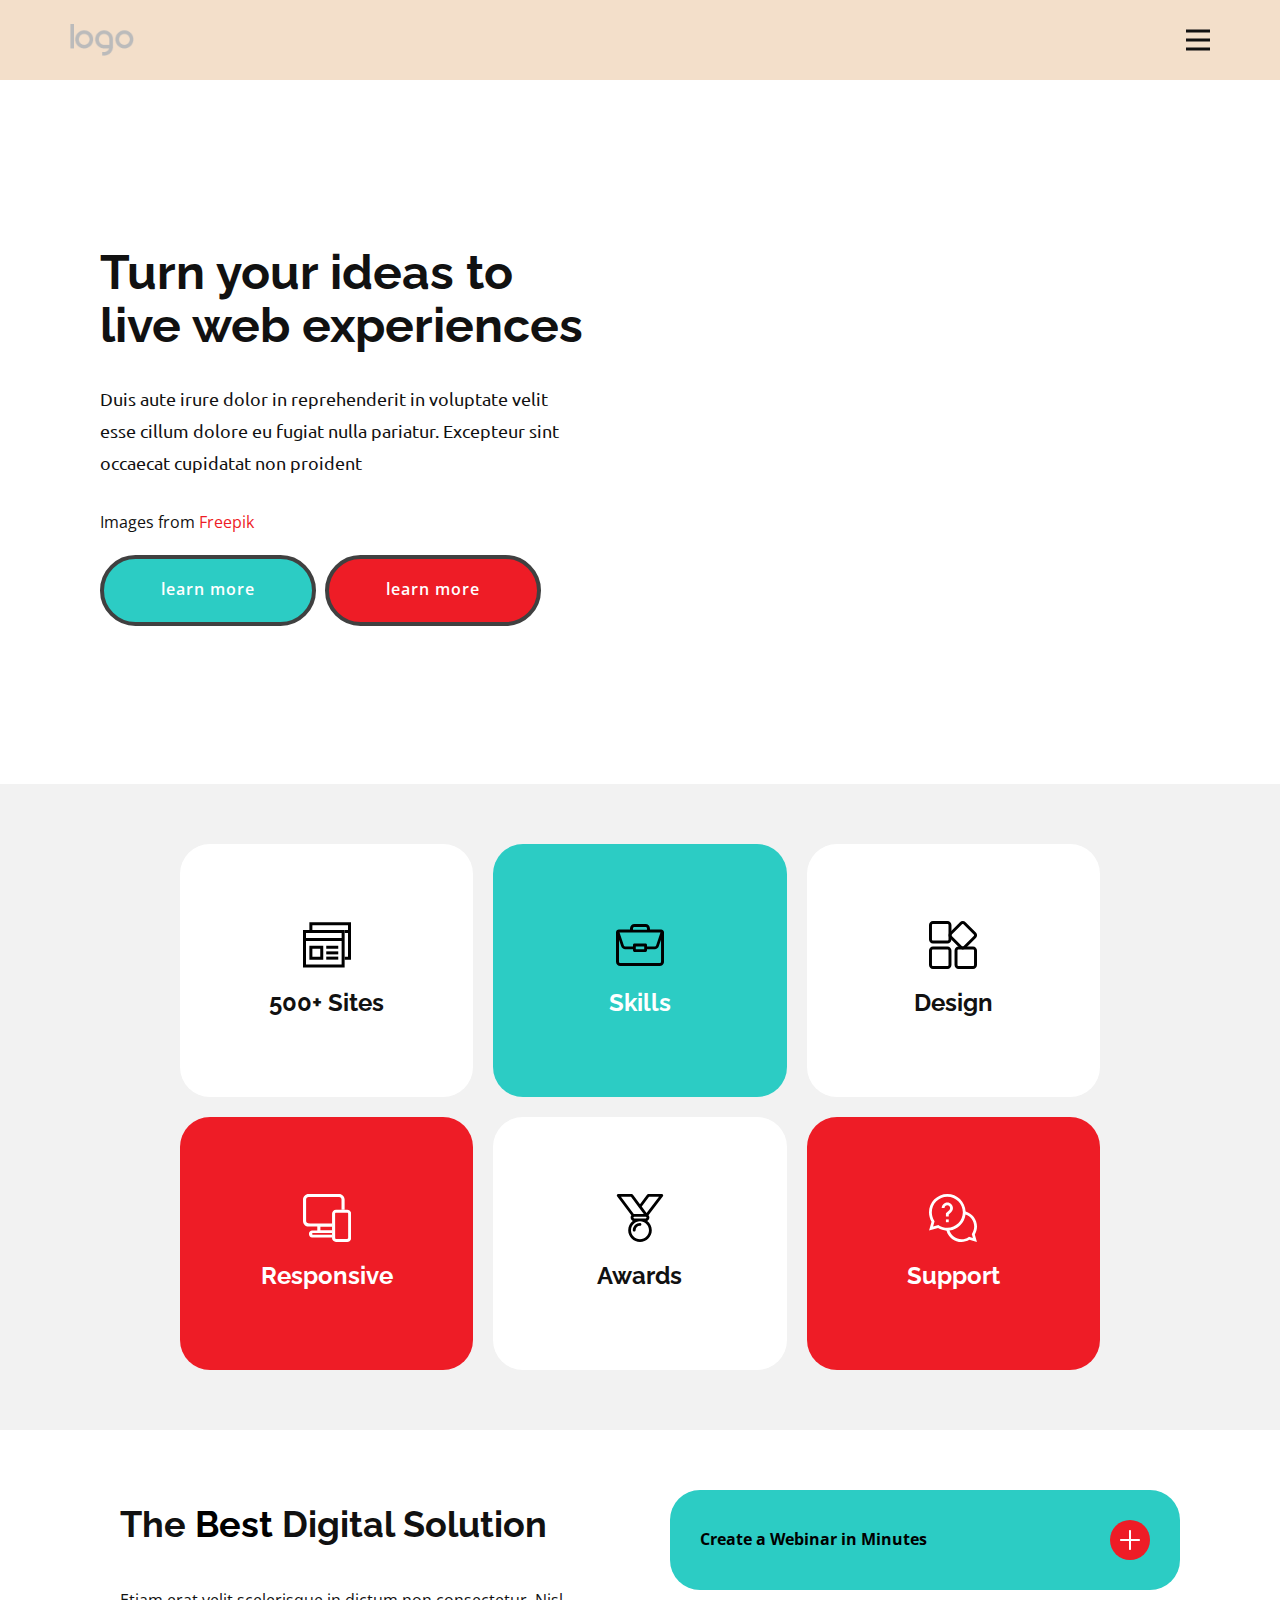
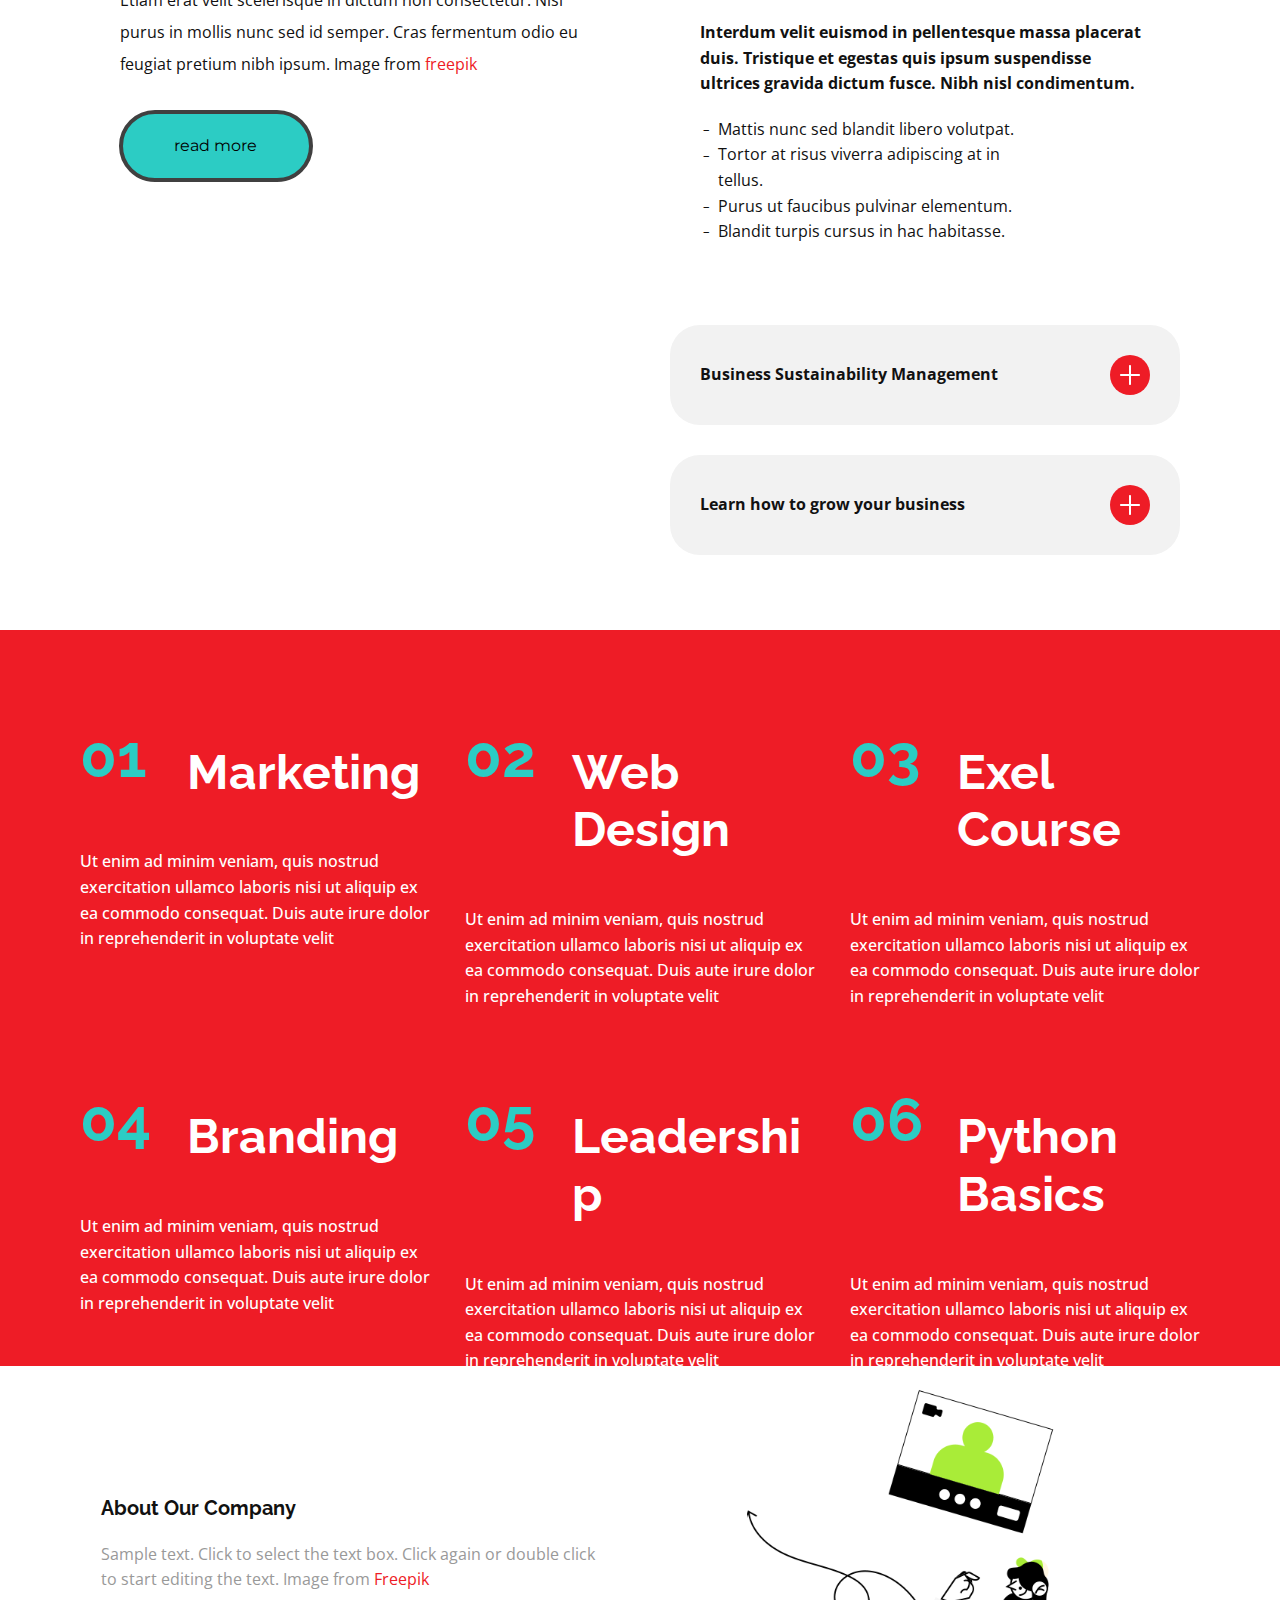
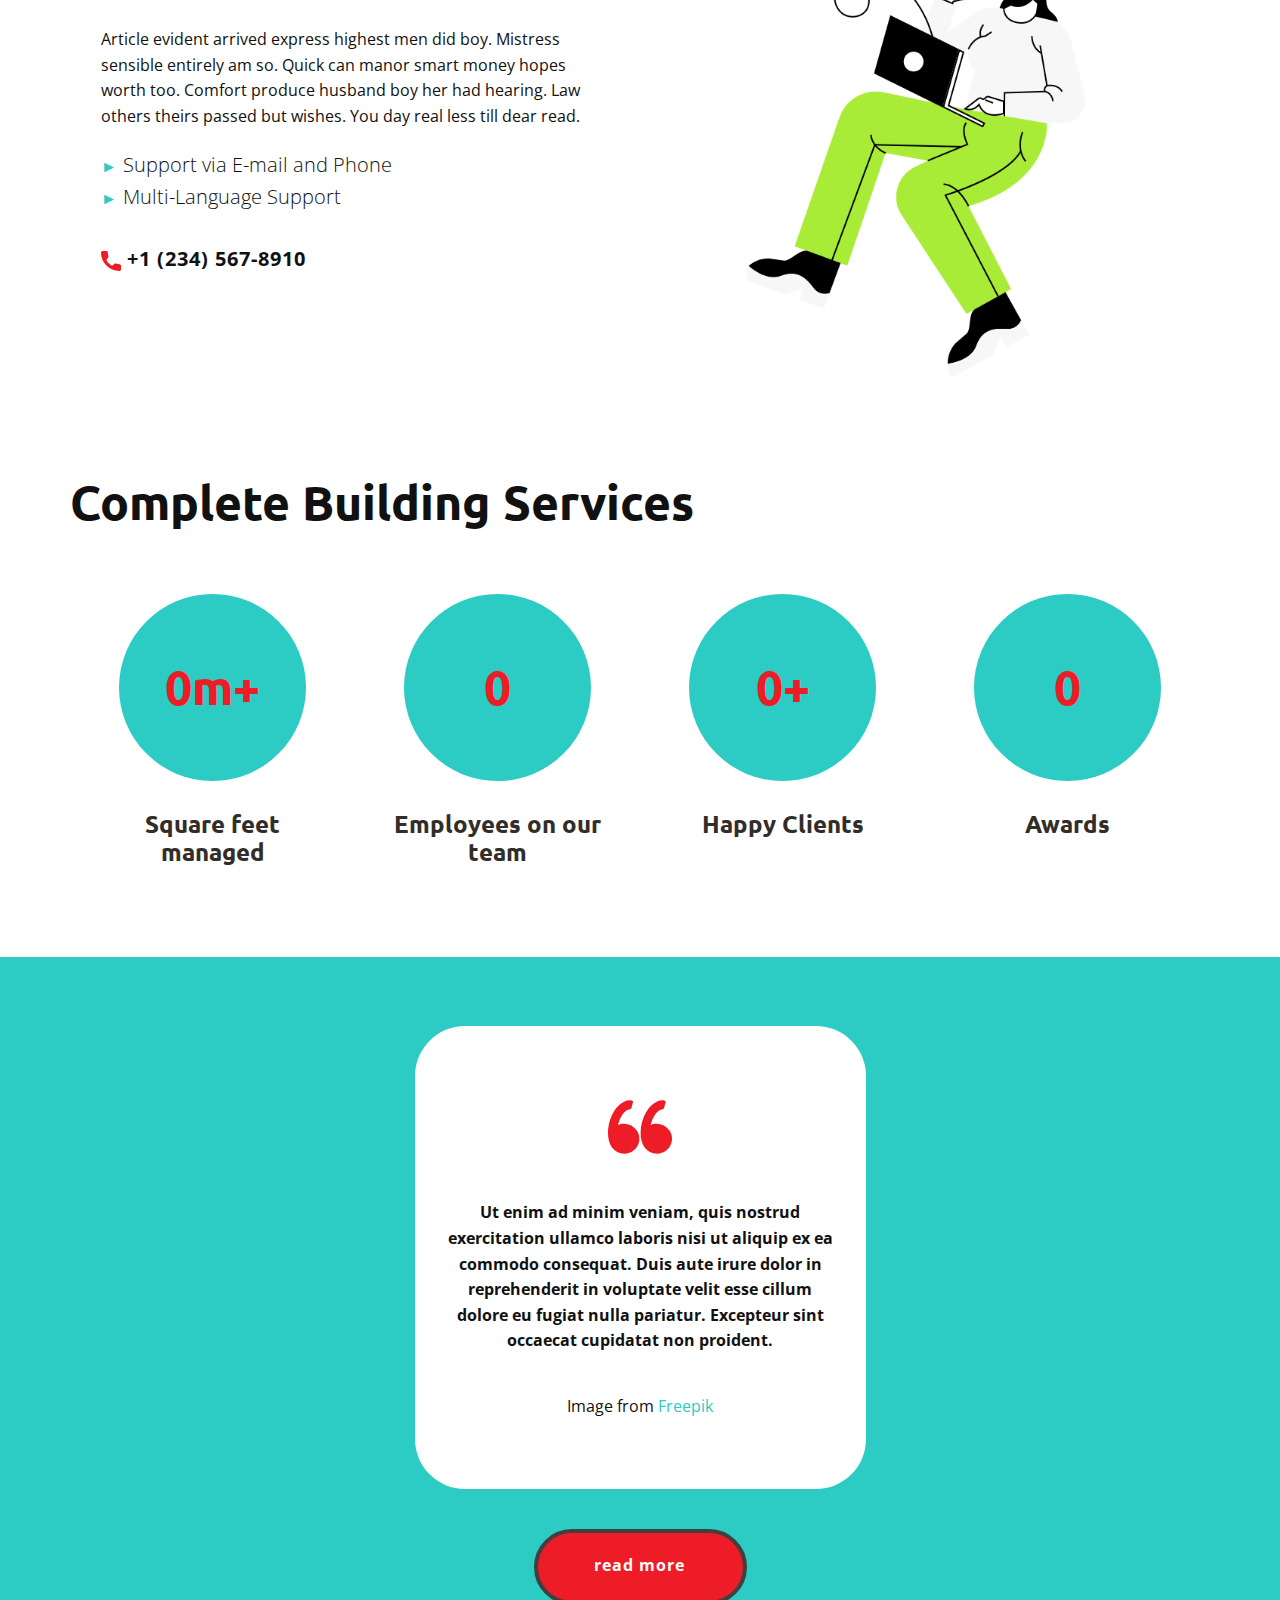
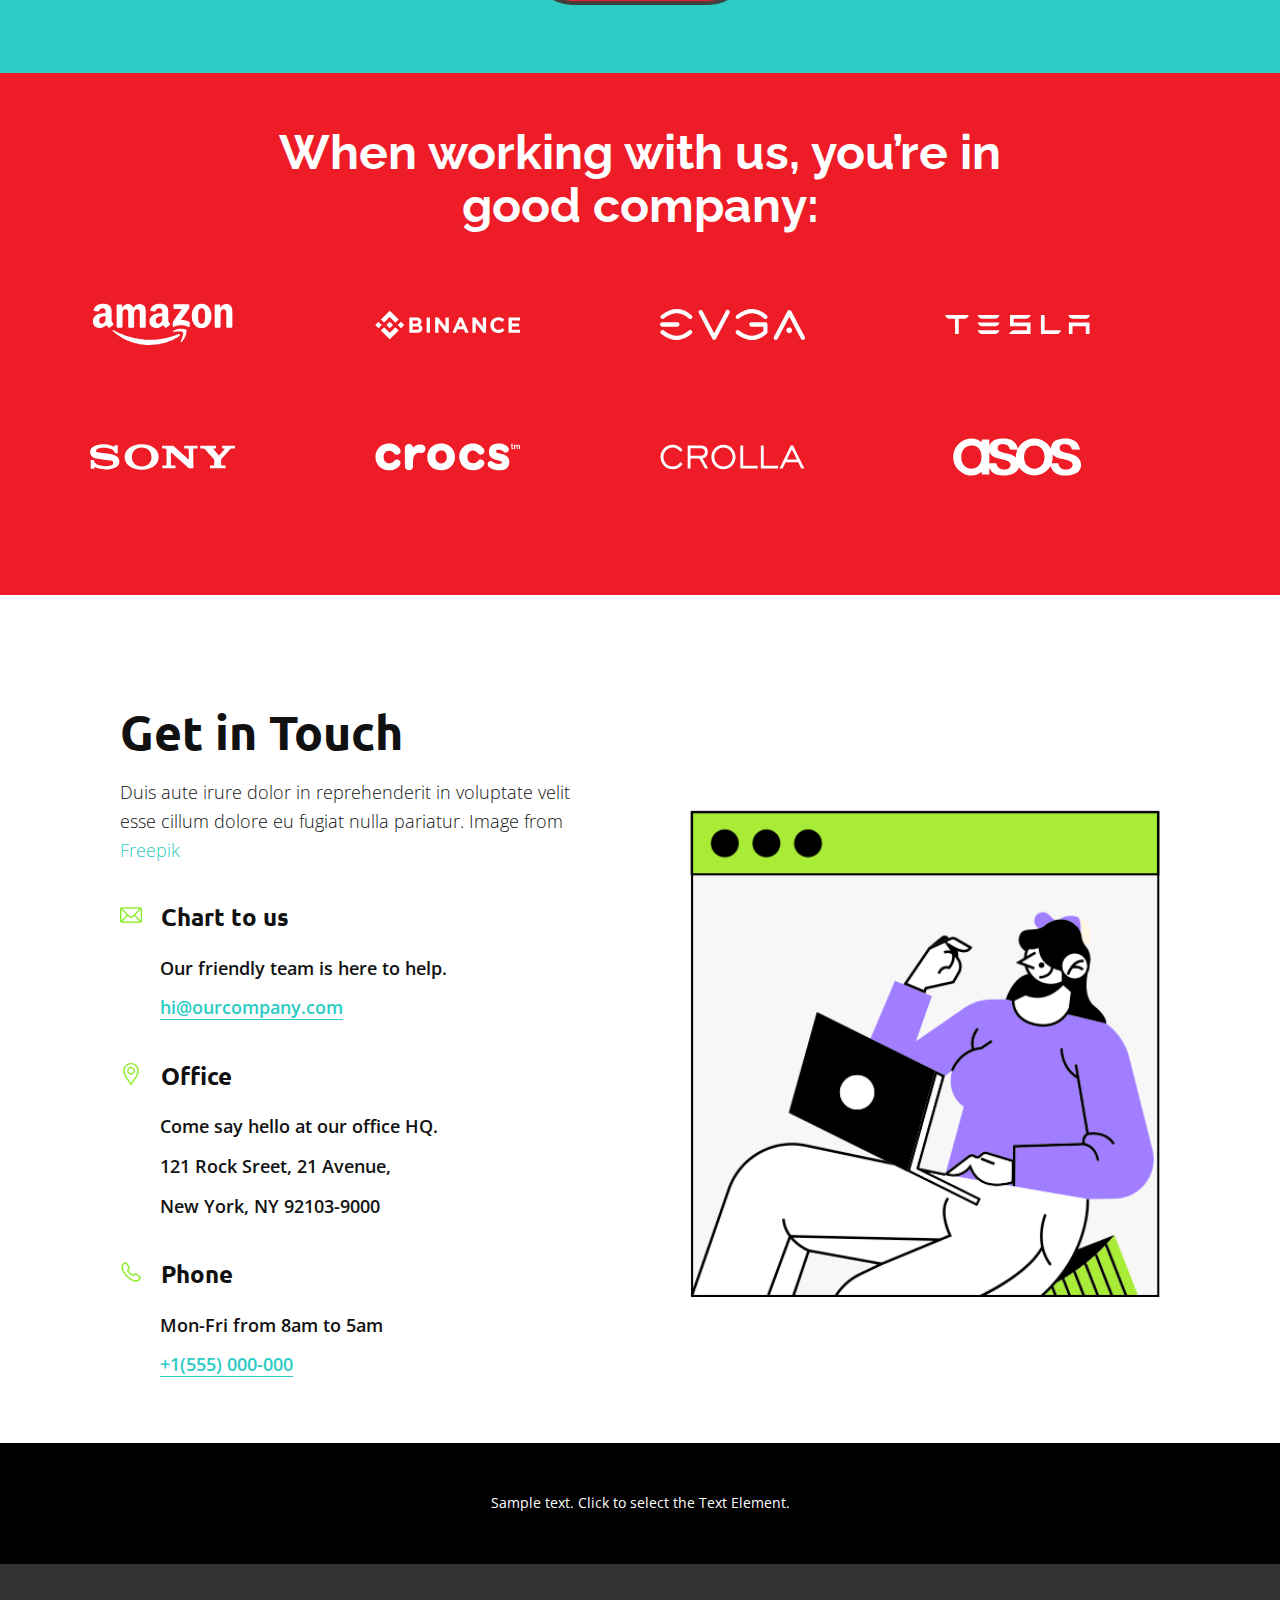
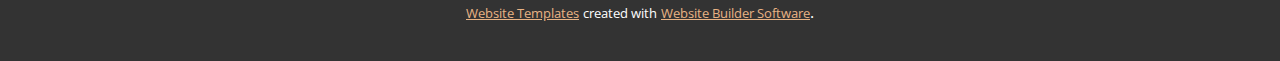
<file: website_style/sample/About-3.html>
<!DOCTYPE html>
<html style="font-size: 16px;" lang="en"><head>
    <meta name="viewport" content="width=device-width, initial-scale=1.0">
    <meta charset="utf-8">
    <meta name="keywords" content="​Turn your ideas to live web experiences, The Best Digital Solution">
    <meta name="description" content="">
    <title>About 3</title>
    <link rel="stylesheet" href="nicepage.css" media="screen">
<link rel="stylesheet" href="About-3.css" media="screen">
    <script class="u-script" type="text/javascript" src="jquery-1.9.1.min.js" defer=""></script>
    <script class="u-script" type="text/javascript" src="nicepage.js" defer=""></script>
    <meta name="generator" content="Nicepage 5.5.0, nicepage.com">
    <link id="u-theme-google-font" rel="stylesheet" href="https://fonts.googleapis.com/css?family=Raleway:100,100i,200,200i,300,300i,400,400i,500,500i,600,600i,700,700i,800,800i,900,900i|Open+Sans:300,300i,400,400i,500,500i,600,600i,700,700i,800,800i">
    <link id="u-page-google-font" rel="stylesheet" href="https://fonts.googleapis.com/css?family=Ubuntu:300,300i,400,400i,500,500i,700,700i|Montserrat:100,100i,200,200i,300,300i,400,400i,500,500i,600,600i,700,700i,800,800i,900,900i">
    
    
    
    
    
    
    
    
    
    
    <script type="application/ld+json">{
		"@context": "http://schema.org",
		"@type": "Organization",
		"name": "",
		"logo": "images/default-logo.png"
}</script>
    <meta name="theme-color" content="#e8b284">
    <meta property="og:title" content="About 3">
    <meta property="og:type" content="website">
  <meta data-intl-tel-input-cdn-path="intlTelInput/"></head>
  <body class="u-body u-xl-mode" data-lang="en"><header class="u-clearfix u-header u-palette-5-base u-header" id="sec-3c14"><div class="u-clearfix u-sheet u-valign-middle u-sheet-1">
        <a href="https://nicepage.com" class="u-image u-logo u-image-1">
          <img src="images/default-logo.png" class="u-logo-image u-logo-image-1">
        </a>
        <nav class="u-menu u-menu-hamburger u-offcanvas u-menu-1" data-responsive-from="XL">
          <div class="menu-collapse" style="font-size: 1rem; letter-spacing: 0px; font-weight: 700;">
            <a class="u-button-style u-custom-left-right-menu-spacing u-custom-padding-bottom u-custom-text-active-color u-custom-text-hover-color u-custom-top-bottom-menu-spacing u-nav-link u-text-active-palette-1-base u-text-hover-palette-2-base" href="#">
              <svg class="u-svg-link" viewBox="0 0 24 24"><use xlink:href="#menu-hamburger"></use></svg>
              <svg class="u-svg-content" version="1.1" id="menu-hamburger" viewBox="0 0 16 16" x="0px" y="0px" xmlns:xlink="http://www.w3.org/1999/xlink" xmlns="http://www.w3.org/2000/svg"><g><rect y="1" width="16" height="2"></rect><rect y="7" width="16" height="2"></rect><rect y="13" width="16" height="2"></rect>
</g></svg>
            </a>
          </div>
          <div class="u-custom-menu u-nav-container">
            <ul class="u-nav u-unstyled u-nav-1"><li class="u-nav-item"><a class="u-button-style u-nav-link u-text-active-palette-3-base u-text-hover-palette-3-base" href="#" style="padding: 10px 20px;">Home</a>
</li></ul>
          </div>
          <div class="u-custom-menu u-nav-container-collapse">
            <div class="u-black u-container-style u-inner-container-layout u-opacity u-opacity-95 u-sidenav">
              <div class="u-inner-container-layout u-sidenav-overflow">
                <div class="u-menu-close"></div>
                <ul class="u-align-center u-nav u-popupmenu-items u-unstyled u-nav-2"><li class="u-nav-item"><a class="u-button-style u-nav-link" href="#">Home</a>
</li></ul>
              </div>
            </div>
            <div class="u-black u-menu-overlay u-opacity u-opacity-70"></div>
          </div>
        </nav>
      </div></header>
    <section class="u-align-center u-clearfix u-section-1" id="carousel_1c8d">
      <div class="u-clearfix u-gutter-0 u-layout-wrap u-layout-wrap-1">
        <div class="u-layout" style="">
          <div class="u-layout-row" style="">
            <div class="u-align-left u-container-style u-layout-cell u-right-cell u-size-27 u-size-xs-60 u-white u-layout-cell-1">
              <div class="u-container-layout u-container-layout-1">
                <h1 class="u-align-left u-text u-text-1"> Turn your ideas to live web experiences</h1>
                <p class="u-align-left u-custom-font u-font-ubuntu u-text u-text-2">Duis aute irure dolor in reprehenderit in voluptate velit esse cillum dolore eu fugiat nulla pariatur. Excepteur sint occaecat cupidatat non proident</p>
                <p class="u-align-left u-text u-text-3">Images from <a href="https://www.freepik.com/photos/woman" class="u-active-none u-border-active-palette-4-base u-border-hover-palette-4-base u-border-none u-btn u-button-link u-button-style u-hover-none u-none u-text-palette-2-base u-btn-1" target="_blank">Freepik</a>
                </p>
                <a href="https://nicepage.com/website-templates" class="u-active-palette-2-base u-align-left u-border-4 u-border-grey-75 u-btn u-btn-round u-button-style u-hover-feature u-hover-palette-2-base u-palette-4-base u-radius-50 u-text-active-white u-text-hover-white u-btn-2" data-animation-name="" data-animation-duration="0" data-animation-delay="0" data-animation-direction="">learn more</a>
                <a href="https://nicepage.online" class="u-active-palette-4-base u-align-left u-border-4 u-border-grey-75 u-btn u-btn-round u-button-style u-hover-feature u-hover-palette-4-base u-palette-2-base u-radius-50 u-text-active-white u-text-hover-white u-btn-3" data-animation-name="" data-animation-duration="0" data-animation-delay="0" data-animation-direction="">learn more</a>
              </div>
            </div>
            <div class="u-align-center u-container-style u-image u-layout-cell u-left-cell u-size-33 u-size-xs-60 u-image-1" src="" data-image-width="1937" data-image-height="1442">
              <div class="u-container-layout u-valign-bottom-sm u-container-layout-2" src=""></div>
            </div>
          </div>
        </div>
      </div>
    </section>
    <section class="u-align-center u-clearfix u-container-align-center u-grey-5 u-section-2" id="carousel_2e94">
      <div class="u-clearfix u-sheet u-sheet-1">
        <div class="u-expanded-width-md u-expanded-width-sm u-expanded-width-xs u-list u-list-1">
          <div class="u-repeater u-repeater-1">
            <div class="u-align-center u-container-style u-custom-item u-list-item u-radius-30 u-repeater-item u-shape-round u-white u-list-item-1">
              <div class="u-container-layout u-similar-container u-valign-middle-md u-valign-middle-sm u-valign-middle-xs u-container-layout-1"><span class="u-custom-item u-icon u-text-black u-icon-1">
            <svg class="u-svg-link" preserveAspectRatio="xMidYMin slice" viewBox="0 0 128 128" style=""><use xlink:href="#svg-bde1"></use></svg>
            <svg class="u-svg-content" viewBox="0 0 128 128" id="svg-bde1"><polygon points="128 3 17 3 17 24 25 24 25 11 120 11 120 24 111 24 111 32 120 32 120 95 111 95 111 103 128 103"></polygon><path d="m25 24h-25v100h111v-100h-86zm78 92h-95v-63h95v63zm0-71h-95v-13h95v13z"></path><path d="m46 74v21h-21v-21h21m8-8h-37v37h37v-37z"></path><rect x="62" y="66" width="32" height="8"></rect><rect x="62" y="81" width="32" height="8"></rect><rect x="62" y="95" width="32" height="8"></rect></svg>
          </span>
                <h4 class="u-text u-text-default u-text-1">500+ Sites</h4>
              </div>
            </div>
            <div class="u-align-center u-container-style u-custom-item u-list-item u-palette-4-base u-radius-30 u-repeater-item u-shape-round u-list-item-2">
              <div class="u-container-layout u-similar-container u-valign-middle-md u-valign-middle-sm u-valign-middle-xs u-container-layout-2"><span class="u-custom-item u-icon u-text-black u-icon-2">
            <svg class="u-svg-link" preserveAspectRatio="xMidYMin slice" viewBox="0 0 128 128" style=""><use xlink:href="#svg-20e4"></use></svg>
            <svg class="u-svg-content" viewBox="0 0 128 128" id="svg-20e4"><path d="m78.9 15.9c2.1 0 3.7 1.7 3.7 3.7v3.7h-37.2v-3.7c0-2 1.7-3.7 3.7-3.7h29.8m39.7 14.8-11.6 34.5c-0.5 1.5-1.9 2.5-3.5 2.5h-20.9v-3.7c0-2-1.7-3.7-3.7-3.7h-29.8c-2.1 0-3.7 1.7-3.7 3.7v3.7h-20.9c-1.6 0-3-1-3.5-2.5l-11.6-34.5h109.2m1.5 19.1v58.6c0 2-1.7 3.7-3.7 3.7h-104.7c-2.1 0-3.7-1.7-3.7-3.7v-58.6l5.9 17.7c1.5 4.5 5.8 7.6 10.6 7.6h20.9v3.7c0 2 1.7 3.7 3.7 3.7h29.8c2.1 0 3.7-1.7 3.7-3.7v-3.7h20.9c4.8 0 9.1-3 10.6-7.6l6-17.7m-44.9 17.9v7.4h-22.4v-7.4h22.4m15.3-44.9v-3.2c0-6.4-5.2-11.6-11.6-11.6h-29.8c-6.4 0-11.7 5.2-11.7 11.6v3.2h-29.5c-4.4 0-7.9 3.5-7.9 7.9v77.7c0 6.4 5.2 11.6 11.7 11.6h104.7c6.4 0 11.7-5.2 11.7-11.6v-77.7c0-4.4-3.6-7.9-7.9-7.9h-29.7z"></path></svg>
          </span>
                <h4 class="u-text u-text-default u-text-2">Skills</h4>
              </div>
            </div>
            <div class="u-align-center u-container-style u-custom-item u-list-item u-radius-30 u-repeater-item u-shape-round u-white u-list-item-3">
              <div class="u-container-layout u-similar-container u-valign-middle-md u-valign-middle-sm u-valign-middle-xs u-container-layout-3"><span class="u-custom-item u-icon u-text-black u-icon-3">
            <svg class="u-svg-link" preserveAspectRatio="xMidYMin slice" viewBox="0 0 128 128" style=""><use xlink:href="#svg-f12d"></use></svg>
            <svg class="u-svg-content" viewBox="0 0 128 128" id="svg-f12d"><path d="m117.4 76c1.5 0 2.7 1.2 2.7 2.7v38.7c0 1.5-1.2 2.7-2.7 2.7h-38.7c-1.5 0-2.7-1.2-2.7-2.7v-38.7c0-1.5 1.2-2.7 2.7-2.7h38.7m0-7.9h-38.7c-5.8 0-10.6 4.8-10.6 10.6v38.7c0 5.8 4.8 10.6 10.6 10.6h38.7c5.8 0 10.6-4.8 10.6-10.6v-38.7c0-5.8-4.8-10.6-10.6-10.6z"></path><path d="m49.3 7.9c1.5 0 2.7 1.2 2.7 2.7v38.7c0 1.5-1.2 2.7-2.7 2.7h-38.7c-1.5 0-2.7-1.2-2.7-2.7v-38.7c0-1.5 1.2-2.7 2.7-2.7h38.7m0-7.9h-38.7c-5.8 0-10.6 4.8-10.6 10.6v38.7c0 5.8 4.8 10.6 10.6 10.6h38.7c5.8 0 10.6-4.8 10.6-10.6v-38.7c0-5.8-4.8-10.6-10.6-10.6z"></path><path d="m90 7.9c0.7 0 1.4 0.3 1.9 0.8l27.4 27.4c1 1 1 2.7 0 3.8l-27.4 27.3c-0.5 0.5-1.2 0.8-1.9 0.8s-1.4-0.3-1.9-0.8l-27.3-27.3c-1-1-1-2.7 0-3.8l27.3-27.4c0.6-0.5 1.3-0.8 1.9-0.8m0-7.9c-2.8 0-5.5 1.1-7.5 3.1l-27.3 27.4c-2 2-3.1 4.7-3.1 7.5s1.1 5.5 3.1 7.5l27.4 27.4c2 2 4.7 3.1 7.5 3.1s5.5-1.1 7.5-3.1l27.4-27.4c2-2 3.1-4.7 3.1-7.5s-1.1-5.5-3.1-7.5l-27.5-27.4c-2-2-4.6-3.1-7.5-3.1z"></path><path d="m49.3 76c1.5 0 2.7 1.2 2.7 2.7v38.7c0 1.5-1.2 2.7-2.7 2.7h-38.7c-1.5 0-2.7-1.2-2.7-2.7v-38.7c0-1.5 1.2-2.7 2.7-2.7h38.7m0-7.9h-38.7c-5.8 0-10.6 4.8-10.6 10.6v38.7c0 5.8 4.8 10.6 10.6 10.6h38.7c5.8 0 10.6-4.8 10.6-10.6v-38.7c0-5.8-4.8-10.6-10.6-10.6z"></path></svg>
          </span>
                <h4 class="u-text u-text-default u-text-3">Design</h4>
              </div>
            </div>
            <div class="u-align-center u-container-style u-custom-item u-list-item u-palette-2-base u-radius-30 u-repeater-item u-shape-round u-list-item-4">
              <div class="u-container-layout u-similar-container u-valign-middle-md u-valign-middle-sm u-valign-middle-xs u-container-layout-4"><span class="u-custom-item u-icon u-text-white u-icon-4">
            <svg class="u-svg-link" preserveAspectRatio="xMidYMin slice" viewBox="0 0 128 128" style=""><use xlink:href="#svg-0096"></use></svg>
            <svg class="u-svg-content" viewBox="0 0 128 128" id="svg-0096"><path d="m26.4 108.7c-1.2 0-2.2-1-2.2-2.2s1-2.2 4.7-2.2h48.7v-7.4h-31.2v-9.9h31.2v-8.4h-58.7c-7.7 0-10.6-3-10.6-6.6v-57.1c0-3.7 3-6.6 6.6-6.6h81.2c3.7 0 6.6 3 6.6 6.6v27h8.3v-27c0-8.2-6.7-14.9-14.9-14.9h-81.2c-8.2 0-14.9 6.7-14.9 14.9v57.1c0 8.2 6.7 14.9 14.9 14.9h23.2v10.1h-13.8c-4.3 0-8.5 3.7-8.5 9.5v0.2c0 4.6 3.7 9.3 8.3 9.3h53.5v-7.3h-51.2z"></path><path d="m118 41.9h-30c-5.8 0-10.5 4.7-10.5 10.6 0 0 0.1 66.3 0.1 66.4 0 4.3 5.1 9 10.4 9h30c5.6 0 10.2-4.4 10.5-10.1v-65.3c0-5.9-4.7-10.6-10.5-10.6zm2.4 75.5c-0.1 1.3-1.1 2.3-2.4 2.3h-30c-1 0-1.9-0.7-2.2-1.6l-0.2-65.6c0-1.3 1.1-2.4 2.4-2.4h30c1.3 0 2.4 1.1 2.4 2.4v64.9z"></path></svg>
          </span>
                <h4 class="u-text u-text-default u-text-4">Responsive</h4>
              </div>
            </div>
            <div class="u-align-center u-container-style u-custom-item u-list-item u-radius-30 u-repeater-item u-shape-round u-white u-list-item-5">
              <div class="u-container-layout u-similar-container u-valign-middle-md u-valign-middle-sm u-valign-middle-xs u-container-layout-5"><span class="u-custom-item u-icon u-text-black u-icon-5"><svg class="u-svg-link" preserveAspectRatio="xMidYMin slice" viewBox="0 0 611.998 611.998" style=""><use xlink:href="#svg-4c99"></use></svg><svg class="u-svg-content" viewBox="0 0 611.998 611.998" x="0px" y="0px" id="svg-4c99" style="enable-background:new 0 0 611.998 611.998;"><g><g><g><g><path d="M305.998,369.684c-50.667,0-91.886,41.221-91.886,91.886c0,9.874,8.004,17.876,17.876,17.876      s17.876-8.003,17.876-17.876c0-30.951,25.181-56.134,56.134-56.134c9.872,0,17.876-8.003,17.876-17.876      C323.875,377.688,315.871,369.684,305.998,369.684z"></path>
</g><path d="M600.173,9.961C597.161,3.861,590.948,0,584.145,0H412.199c-5.634,0-10.94,2.656-14.314,7.168L306,130.008L214.112,7.168     C210.737,2.656,205.432,0,199.798,0H27.852C21.085,0,14.9,3.821,11.87,9.871c-3.03,6.053-2.385,13.294,1.668,18.713     L195.76,272.189c-5.933,7.781-9.468,17.484-9.468,28.004v0.423c0,18.803,11.277,35.01,27.419,42.243     c-35.357,27.55-58.141,70.518-58.141,118.709c0,82.95,67.482,150.43,150.429,150.43c82.948,0,150.429-67.482,150.429-150.43     c0-48.194-22.785-91.159-58.14-118.709c16.141-7.232,27.419-23.44,27.419-42.243v-0.423c0-11.771-4.426-22.524-11.692-30.699     L598.34,28.743C602.475,23.342,603.186,16.06,600.173,9.961z M389.954,300.616c0,5.802-4.721,10.523-10.523,10.523H232.565     c-5.802,0-10.523-4.721-10.523-10.523v-0.423c0-5.802,4.721-10.522,10.523-10.522h146.866c5.804,0,10.523,4.719,10.523,10.522     V300.616z M389.903,242.173l-15.172-20.283l-46.408-62.039L421.15,35.752h126.794L389.903,242.173z M63.548,35.752h127.297     l100.832,134.793c0.003,0.004,0.006,0.009,0.009,0.013l62.355,83.361H232.565h-5.822L63.548,35.752z M420.675,461.57     c0,63.234-51.444,114.678-114.678,114.678c-63.232,0-114.677-51.444-114.677-114.678s51.444-114.677,114.677-114.677     C369.231,346.892,420.675,398.334,420.675,461.57z"></path>
</g>
</g>
</g></svg>
            
            
          </span>
                <h4 class="u-text u-text-default u-text-5">Awards</h4>
              </div>
            </div>
            <div class="u-align-center u-container-style u-custom-item u-list-item u-palette-2-base u-radius-30 u-repeater-item u-shape-round u-list-item-6">
              <div class="u-container-layout u-similar-container u-valign-middle-md u-valign-middle-sm u-valign-middle-xs u-container-layout-6"><span class="u-custom-item u-icon u-text-white u-icon-6"><svg class="u-svg-link" preserveAspectRatio="xMidYMin slice" viewBox="0 0 512 512" style=""><use xlink:href="#svg-f8ae"></use></svg><svg class="u-svg-content" viewBox="0 0 512 512" id="svg-f8ae"><path d="m512 346.5c0-74.628906-50.285156-139.832031-121.195312-159.480469-4.457032-103.878906-90.347657-187.019531-195.304688-187.019531-107.800781 0-195.5 87.699219-195.5 195.5 0 35.132812 9.351562 69.339844 27.109375 99.371094l-26.390625 95.40625 95.410156-26.386719c27.605469 16.324219 58.746094 25.519531 90.886719 26.90625 19.644531 70.914063 84.851563 121.203125 159.484375 121.203125 29.789062 0 58.757812-7.933594 84.210938-23.007812l80.566406 22.285156-22.285156-80.566406c15.074218-25.453126 23.007812-54.421876 23.007812-84.210938zm-411.136719-15.046875-57.117187 15.800781 15.800781-57.117187-3.601563-5.632813c-16.972656-26.554687-25.945312-57.332031-25.945312-89.003906 0-91.257812 74.242188-165.5 165.5-165.5s165.5 74.242188 165.5 165.5-74.242188 165.5-165.5 165.5c-31.671875 0-62.445312-8.972656-89.003906-25.945312zm367.390625 136.800781-42.382812-11.726562-5.660156 3.683594c-21.941407 14.253906-47.433594 21.789062-73.710938 21.789062-58.65625 0-110.199219-37.925781-128.460938-92.308594 89.820313-10.355468 161.296876-81.832031 171.65625-171.65625 54.378907 18.265625 92.304688 69.808594 92.304688 128.464844 0 26.277344-7.535156 51.769531-21.789062 73.710938l-3.683594 5.660156zm0 0"></path><path d="m180.5 271h30v30h-30zm0 0"></path><path d="m225.5 150c0 8.519531-3.46875 16.382812-9.765625 22.144531l-35.234375 32.25v36.605469h30v-23.394531l25.488281-23.328125c12.398438-11.347656 19.511719-27.484375 19.511719-44.277344 0-33.085938-26.914062-60-60-60s-60 26.914062-60 60h30c0-16.542969 13.457031-30 30-30s30 13.457031 30 30zm0 0"></path></svg>
            
            
          </span>
                <h4 class="u-text u-text-default u-text-6">Support</h4>
              </div>
            </div>
          </div>
        </div>
      </div>
    </section>
    <section class="u-align-center u-clearfix u-section-3" id="carousel_e543">
      <div class="u-clearfix u-sheet u-sheet-1">
        <div class="u-clearfix u-expanded-width u-layout-wrap u-layout-wrap-1">
          <div class="u-layout">
            <div class="u-layout-row">
              <div class="u-align-left u-container-style u-layout-cell u-size-30 u-layout-cell-1">
                <div class="u-container-layout u-container-layout-1">
                  <h2 class="u-align-left u-text u-text-1">The <span class="u-text-black">Best</span> Digital <span style="font-weight: 700;">Solution</span>
                  </h2>
                  <p class="u-align-left u-text u-text-2">Etiam erat velit scelerisque in dictum non consectetur. Nisl purus in mollis nunc sed id semper. Cras fermentum odio eu feugiat pretium nibh ipsum. Image from <a href="https://freepik.com" class="u-active-none u-border-none u-btn u-button-link u-button-style u-hover-none u-none u-text-palette-2-base u-btn-1">freepik</a>
                  </p>
                  <a href="https://nicepage.cc" class="u-active-palette-2-base u-align-left u-border-4 u-border-grey-75 u-btn u-btn-round u-button-style u-custom-font u-font-montserrat u-hover-palette-2-base u-palette-4-base u-radius-50 u-text-black u-btn-2">read more</a>
                </div>
              </div>
              <div class="u-container-style u-layout-cell u-size-30 u-white u-layout-cell-2">
                <div class="u-container-layout u-valign-top u-container-layout-2">
                  <div class="u-accordion u-expanded-width u-spacing-30 u-accordion-1">
                    <div class="u-accordion-item u-accordion-item-1">
                      <a class="active u-accordion-link u-active-palette-4-base u-button-style u-grey-5 u-radius-30 u-text-active-black u-text-body-color u-accordion-link-1" id="link-accordion-7c0e" aria-controls="accordion-7c0e" aria-selected="true">
                        <span class="u-accordion-link-text">Create a Webinar in Minutes</span><span class="u-accordion-link-icon u-icon u-icon-circle u-palette-2-base u-text-white u-icon-1"><svg class="u-svg-link" preserveAspectRatio="xMidYMin slice" viewBox="0 0 426.66667 426.66667" style=""><use xlink:href="#svg-347e"></use></svg><svg class="u-svg-content" viewBox="0 0 426.66667 426.66667" id="svg-347e"><path d="m405.332031 192h-170.664062v-170.667969c0-11.773437-9.558594-21.332031-21.335938-21.332031-11.773437 0-21.332031 9.558594-21.332031 21.332031v170.667969h-170.667969c-11.773437 0-21.332031 9.558594-21.332031 21.332031 0 11.777344 9.558594 21.335938 21.332031 21.335938h170.667969v170.664062c0 11.777344 9.558594 21.335938 21.332031 21.335938 11.777344 0 21.335938-9.558594 21.335938-21.335938v-170.664062h170.664062c11.777344 0 21.335938-9.558594 21.335938-21.335938 0-11.773437-9.558594-21.332031-21.335938-21.332031zm0 0"></path></svg></span>
                      </a>
                      <div class="u-accordion-active u-accordion-pane u-align-left u-container-style u-white u-accordion-pane-1" id="accordion-7c0e" aria-labelledby="link-accordion-7c0e">
                        <div class="u-container-layout u-valign-top u-container-layout-3">
                          <p class="u-text u-text-3">Interdum velit euismod in pellentesque massa placerat duis. Tristique et egestas quis ipsum suspendisse ultrices gravida dictum fusce. Nibh nisl condimentum.</p>
                          <ul class="u-custom-list u-text u-text-4">
                            <li>
                              <div class="u-list-icon">
                                <div xmlns="http://www.w3.org/2000/svg" xmlns:xlink="http://www.w3.org/1999/xlink" version="1.1" xml:space="preserve" class="u-svg-content">–</div>
                              </div>Mattis nunc sed blandit libero volutpat. 
                            </li>
                            <li>
                              <div class="u-list-icon">
                                <div xmlns="http://www.w3.org/2000/svg" xmlns:xlink="http://www.w3.org/1999/xlink" version="1.1" xml:space="preserve" class="u-svg-content">–</div>
                              </div>Tortor at risus viverra adipiscing at in tellus. 
                            </li>
                            <li>
                              <div class="u-list-icon">
                                <div xmlns="http://www.w3.org/2000/svg" xmlns:xlink="http://www.w3.org/1999/xlink" version="1.1" xml:space="preserve" class="u-svg-content">–</div>
                              </div>Purus ut faucibus pulvinar elementum. 
                            </li>
                            <li>
                              <div class="u-list-icon">
                                <div xmlns="http://www.w3.org/2000/svg" xmlns:xlink="http://www.w3.org/1999/xlink" version="1.1" xml:space="preserve" class="u-svg-content">–</div>
                              </div>Blandit turpis cursus in hac habitasse. 
                            </li>
                          </ul>
                        </div>
                      </div>
                    </div>
                    <div class="u-accordion-item u-accordion-item-2">
                      <a class="u-accordion-link u-active-palette-4-base u-button-style u-grey-5 u-radius-30 u-text-active-black u-text-body-color u-accordion-link-2" id="link-accordion-05cb" aria-controls="accordion-05cb" aria-selected="false">
                        <span class="u-accordion-link-text">Business Sustainability Management</span><span class="u-accordion-link-icon u-icon u-icon-circle u-palette-2-base u-text-white u-icon-2"><svg class="u-svg-link" preserveAspectRatio="xMidYMin slice" viewBox="0 0 426.66667 426.66667" style=""><use xlink:href="#svg-ae03"></use></svg><svg class="u-svg-content" viewBox="0 0 426.66667 426.66667" id="svg-ae03"><path d="m405.332031 192h-170.664062v-170.667969c0-11.773437-9.558594-21.332031-21.335938-21.332031-11.773437 0-21.332031 9.558594-21.332031 21.332031v170.667969h-170.667969c-11.773437 0-21.332031 9.558594-21.332031 21.332031 0 11.777344 9.558594 21.335938 21.332031 21.335938h170.667969v170.664062c0 11.777344 9.558594 21.335938 21.332031 21.335938 11.777344 0 21.335938-9.558594 21.335938-21.335938v-170.664062h170.664062c11.777344 0 21.335938-9.558594 21.335938-21.335938 0-11.773437-9.558594-21.332031-21.335938-21.332031zm0 0"></path></svg></span>
                      </a>
                      <div class="u-accordion-pane u-container-style u-white u-accordion-pane-2" id="accordion-05cb" aria-labelledby="link-accordion-05cb">
                        <div class="u-container-layout u-valign-top u-container-layout-4">
                          <ul class="u-custom-list u-text u-text-5">
                            <li>
                              <div class="u-list-icon">
                                <div xmlns="http://www.w3.org/2000/svg" xmlns:xlink="http://www.w3.org/1999/xlink" version="1.1" xml:space="preserve" class="u-svg-content">–</div>
                              </div>Interdum velit euismod in pellentesque massa. 
                            </li>
                            <li>
                              <div class="u-list-icon">
                                <div xmlns="http://www.w3.org/2000/svg" xmlns:xlink="http://www.w3.org/1999/xlink" version="1.1" xml:space="preserve" class="u-svg-content">–</div>
                              </div>Tristique et egestas quis ipsum suspendisse ultrices gravidae. 
                            </li>
                            <li>
                              <div class="u-list-icon">
                                <div xmlns="http://www.w3.org/2000/svg" xmlns:xlink="http://www.w3.org/1999/xlink" version="1.1" xml:space="preserve" class="u-svg-content">–</div>
                              </div>Nibh nisl condimentum id venenatis a condimentum. 
                            </li>
                            <li>
                              <div class="u-list-icon">
                                <div xmlns="http://www.w3.org/2000/svg" xmlns:xlink="http://www.w3.org/1999/xlink" version="1.1" xml:space="preserve" class="u-svg-content">–</div>
                              </div>Diam volutpat commodo sed egestas egestas fringilla. 
                            </li>
                          </ul>
                        </div>
                      </div>
                    </div>
                    <div class="u-accordion-item u-accordion-item-3">
                      <a class="u-accordion-link u-active-palette-4-base u-button-style u-grey-5 u-radius-30 u-text-active-black u-text-body-color u-accordion-link-3" id="link-accordion-a6bb" aria-controls="accordion-a6bb" aria-selected="false">
                        <span class="u-accordion-link-text">Learn how to grow your business</span><span class="u-accordion-link-icon u-icon u-icon-circle u-palette-2-base u-text-white u-icon-3"><svg class="u-svg-link" preserveAspectRatio="xMidYMin slice" viewBox="0 0 426.66667 426.66667" style=""><use xlink:href="#svg-a4a8"></use></svg><svg class="u-svg-content" viewBox="0 0 426.66667 426.66667" id="svg-a4a8"><path d="m405.332031 192h-170.664062v-170.667969c0-11.773437-9.558594-21.332031-21.335938-21.332031-11.773437 0-21.332031 9.558594-21.332031 21.332031v170.667969h-170.667969c-11.773437 0-21.332031 9.558594-21.332031 21.332031 0 11.777344 9.558594 21.335938 21.332031 21.335938h170.667969v170.664062c0 11.777344 9.558594 21.335938 21.332031 21.335938 11.777344 0 21.335938-9.558594 21.335938-21.335938v-170.664062h170.664062c11.777344 0 21.335938-9.558594 21.335938-21.335938 0-11.773437-9.558594-21.332031-21.335938-21.332031zm0 0"></path></svg></span>
                      </a>
                      <div class="u-accordion-pane u-container-style u-white u-accordion-pane-3" id="accordion-a6bb" aria-labelledby="link-accordion-a6bb">
                        <div class="u-container-layout u-valign-top u-container-layout-5">
                          <ul class="u-custom-list u-text u-text-6">
                            <li>
                              <div class="u-list-icon">
                                <div xmlns="http://www.w3.org/2000/svg" xmlns:xlink="http://www.w3.org/1999/xlink" version="1.1" xml:space="preserve" class="u-svg-content">–</div>
                              </div>Mattis nunc sed blandit libero volutpat. 
                            </li>
                            <li>
                              <div class="u-list-icon">
                                <div xmlns="http://www.w3.org/2000/svg" xmlns:xlink="http://www.w3.org/1999/xlink" version="1.1" xml:space="preserve" class="u-svg-content">–</div>
                              </div>Tortor at risus viverra adipiscing at in tellus. 
                            </li>
                            <li>
                              <div class="u-list-icon">
                                <div xmlns="http://www.w3.org/2000/svg" xmlns:xlink="http://www.w3.org/1999/xlink" version="1.1" xml:space="preserve" class="u-svg-content">–</div>
                              </div>Purus ut faucibus pulvinar elementum. 
                            </li>
                            <li>
                              <div class="u-list-icon">
                                <div xmlns="http://www.w3.org/2000/svg" xmlns:xlink="http://www.w3.org/1999/xlink" version="1.1" xml:space="preserve" class="u-svg-content">–</div>
                              </div>Blandit turpis cursus in hac habitasse.e. 
                            </li>
                          </ul>
                        </div>
                      </div>
                    </div>
                  </div>
                </div>
              </div>
            </div>
          </div>
        </div>
      </div>
    </section>
    <section class="u-align-center u-clearfix u-container-align-center-lg u-container-align-center-md u-container-align-center-sm u-container-align-center-xl u-container-align-left-xs u-palette-2-base u-section-4" id="carousel_a210">
      <div class="u-clearfix u-sheet u-sheet-1">
        <div class="u-expanded-width u-list u-list-1">
          <div class="u-repeater u-repeater-1">
            <div class="u-align-left u-container-style u-custom-item u-list-item u-repeater-item u-shape-rectangle">
              <div class="u-container-layout u-similar-container u-container-layout-1">
                <h3 class="u-text u-text-default u-text-palette-4-base u-text-1">01</h3>
                <h5 class="u-text u-text-2">Marketing</h5>
                <p class="u-text u-text-body-alt-color u-text-3"> Ut enim ad minim veniam, quis nostrud exercitation ullamco laboris nisi ut aliquip ex ea commodo consequat. Duis aute irure dolor in reprehenderit in voluptate velit</p>
              </div>
            </div>
            <div class="u-align-left u-container-style u-custom-item u-list-item u-repeater-item u-shape-rectangle">
              <div class="u-container-layout u-similar-container u-container-layout-2">
                <h3 class="u-text u-text-default u-text-palette-4-base u-text-4">02</h3>
                <h5 class="u-text u-text-5">Web Design</h5>
                <p class="u-text u-text-body-alt-color u-text-6"> Ut enim ad minim veniam, quis nostrud exercitation ullamco laboris nisi ut aliquip ex ea commodo consequat. Duis aute irure dolor in reprehenderit in voluptate velit</p>
              </div>
            </div>
            <div class="u-align-left u-container-style u-custom-item u-list-item u-repeater-item u-shape-rectangle">
              <div class="u-container-layout u-similar-container u-container-layout-3">
                <h3 class="u-text u-text-default u-text-palette-4-base u-text-7">03</h3>
                <h5 class="u-text u-text-8">Exel Course</h5>
                <p class="u-text u-text-body-alt-color u-text-9"> Ut enim ad minim veniam, quis nostrud exercitation ullamco laboris nisi ut aliquip ex ea commodo consequat. Duis aute irure dolor in reprehenderit in voluptate velit</p>
              </div>
            </div>
            <div class="u-align-left u-container-style u-custom-item u-list-item u-repeater-item u-shape-rectangle">
              <div class="u-container-layout u-similar-container u-container-layout-4">
                <h3 class="u-text u-text-default u-text-palette-4-base u-text-10">04</h3>
                <h5 class="u-text u-text-11">Branding</h5>
                <p class="u-text u-text-body-alt-color u-text-12"> Ut enim ad minim veniam, quis nostrud exercitation ullamco laboris nisi ut aliquip ex ea commodo consequat. Duis aute irure dolor in reprehenderit in voluptate velit</p>
              </div>
            </div>
            <div class="u-align-left u-container-style u-custom-item u-list-item u-repeater-item u-shape-rectangle">
              <div class="u-container-layout u-similar-container u-container-layout-5">
                <h3 class="u-text u-text-default u-text-palette-4-base u-text-13">05</h3>
                <h5 class="u-text u-text-14">Leadership</h5>
                <p class="u-text u-text-body-alt-color u-text-15"> Ut enim ad minim veniam, quis nostrud exercitation ullamco laboris nisi ut aliquip ex ea commodo consequat. Duis aute irure dolor in reprehenderit in voluptate velit</p>
              </div>
            </div>
            <div class="u-align-left u-container-style u-custom-item u-list-item u-repeater-item u-shape-rectangle">
              <div class="u-container-layout u-similar-container u-container-layout-6">
                <h3 class="u-text u-text-default u-text-palette-4-base u-text-16">06</h3>
                <h5 class="u-text u-text-17">Python Basics</h5>
                <p class="u-text u-text-body-alt-color u-text-18"> Ut enim ad minim veniam, quis nostrud exercitation ullamco laboris nisi ut aliquip ex ea commodo consequat. Duis aute irure dolor in reprehenderit in voluptate velit</p>
              </div>
            </div>
          </div>
        </div>
      </div>
    </section>
    <section class="u-clearfix u-section-5" id="carousel_6932">
      <div class="u-clearfix u-sheet u-sheet-1">
        <div class="u-clearfix u-expanded-width u-layout-wrap u-layout-wrap-1">
          <div class="u-layout">
            <div class="u-layout-row">
              <div class="u-align-left u-container-style u-layout-cell u-size-30 u-layout-cell-1">
                <div class="u-container-layout u-valign-top-sm u-valign-top-xs u-container-layout-1">
                  <h5 class="u-text u-text-body-color u-text-default u-text-1"> About Our Company</h5>
                  <p class="u-text u-text-default u-text-grey-40 u-text-2">Sample text. Click to select the text box. Click again or double click to start editing the text. Image from <a href="https://www.freepik.com" class="u-active-none u-border-none u-btn u-button-link u-button-style u-hover-none u-none u-text-palette-2-base u-btn-1">Freepik</a>
                  </p>
                  <p class="u-text u-text-3"> Article evident arrived express highest men did boy. Mistress sensible entirely am so. Quick can manor smart money hopes worth too. Comfort produce husband boy her had hearing. Law others theirs passed but wishes. You day real less till dear read. </p>
                  <ul class="u-custom-list u-text u-text-default u-text-4">
                    <li>
                      <div class="u-list-icon u-text-palette-4-base">
                        <div xmlns="http://www.w3.org/2000/svg" xmlns:xlink="http://www.w3.org/1999/xlink" version="1.1" xml:space="preserve" class="u-svg-content">►</div>
                      </div> Support via E-mail and Phone
                    </li>
                    <li>
                      <div class="u-list-icon u-text-palette-4-base">
                        <div xmlns="http://www.w3.org/2000/svg" xmlns:xlink="http://www.w3.org/1999/xlink" version="1.1" xml:space="preserve" class="u-svg-content">►</div>
                      </div>Multi-Language Support
                    </li>
                  </ul>
                  <a href="https://nicepage.com/web-design" class="u-active-none u-btn u-button-style u-hover-none u-none u-text-hover-palette-2-base u-btn-2"><span class="u-icon u-text-palette-2-base"><svg class="u-svg-content" viewBox="0 0 405.333 405.333" x="0px" y="0px" style="width: 1em; height: 1em;"><path d="M373.333,266.88c-25.003,0-49.493-3.904-72.704-11.563c-11.328-3.904-24.192-0.896-31.637,6.699l-46.016,34.752    c-52.8-28.181-86.592-61.952-114.389-114.368l33.813-44.928c8.512-8.512,11.563-20.971,7.915-32.64    C142.592,81.472,138.667,56.96,138.667,32c0-17.643-14.357-32-32-32H32C14.357,0,0,14.357,0,32    c0,205.845,167.488,373.333,373.333,373.333c17.643,0,32-14.357,32-32V298.88C405.333,281.237,390.976,266.88,373.333,266.88z"></path></svg><img></span>&nbsp;+1 (234) 567-8910
                  </a>
                </div>
              </div>
              <div class="u-container-align-center u-container-style u-layout-cell u-size-30 u-layout-cell-2">
                <div class="u-container-layout u-valign-middle u-container-layout-2">
                  <img class="u-image u-image-1" src="images/34839031_8232295.png" data-image-width="524" data-image-height="817">
                </div>
              </div>
            </div>
          </div>
        </div>
      </div>
    </section>
    <section class="u-align-center u-clearfix u-container-align-center-sm u-container-align-center-xs u-section-6" src="" id="carousel_16cd">
      <div class="u-clearfix u-sheet u-sheet-1">
        <h2 class="u-align-center-sm u-align-center-xs u-align-left-lg u-align-left-md u-align-left-xl u-custom-font u-font-ubuntu u-text u-text-1"> Complete Building Services</h2>
        <div class="u-expanded-width u-list u-list-1">
          <div class="u-repeater u-repeater-1">
            <div class="u-align-center u-container-align-center u-container-style u-list-item u-repeater-item u-shape-rectangle">
              <div class="u-container-layout u-similar-container u-valign-top u-container-layout-1">
                <div class="u-container-align-center u-container-style u-group u-palette-4-base u-shape-circle u-group-1">
                  <div class="u-container-layout u-valign-middle">
                    <h3 class="u-align-center u-custom-font u-font-ubuntu u-text u-text-default u-text-palette-2-base u-text-2" data-animation-name="counter" data-animation-event="scroll" data-animation-duration="3000">35m+</h3>
                  </div>
                </div>
                <h5 class="u-align-center u-custom-font u-font-ubuntu u-text u-text-default u-text-palette-1-dark-3 u-text-3"> Square feet managed</h5>
              </div>
            </div>
            <div class="u-align-center u-container-align-center u-container-style u-list-item u-repeater-item u-shape-rectangle">
              <div class="u-container-layout u-similar-container u-valign-top u-container-layout-3">
                <div class="u-container-align-center u-container-style u-group u-palette-4-base u-shape-circle u-group-2">
                  <div class="u-container-layout u-valign-middle">
                    <h3 class="u-align-center u-custom-font u-font-ubuntu u-text u-text-default u-text-palette-2-base u-text-4" data-animation-name="counter" data-animation-event="scroll" data-animation-duration="3000">158</h3>
                  </div>
                </div>
                <h5 class="u-align-center u-custom-font u-font-ubuntu u-text u-text-default u-text-palette-1-dark-3 u-text-5"> Employees on our team</h5>
              </div>
            </div>
            <div class="u-align-center u-container-align-center u-container-style u-list-item u-repeater-item u-shape-rectangle">
              <div class="u-container-layout u-similar-container u-valign-top u-container-layout-5">
                <div class="u-container-align-center u-container-style u-group u-palette-4-base u-shape-circle u-group-3">
                  <div class="u-container-layout u-valign-middle">
                    <h3 class="u-align-center u-custom-font u-font-ubuntu u-text u-text-default u-text-palette-2-base u-text-6" data-animation-name="counter" data-animation-event="scroll" data-animation-duration="3000">250+</h3>
                  </div>
                </div>
                <h5 class="u-align-center u-custom-font u-font-ubuntu u-text u-text-default u-text-palette-1-dark-3 u-text-7">Happy Clients</h5>
              </div>
            </div>
            <div class="u-align-center u-container-align-center u-container-style u-list-item u-repeater-item u-shape-rectangle">
              <div class="u-container-layout u-similar-container u-valign-top u-container-layout-7">
                <div class="u-container-align-center u-container-style u-group u-palette-4-base u-shape-circle u-group-4">
                  <div class="u-container-layout u-valign-middle">
                    <h3 class="u-align-center u-custom-font u-font-ubuntu u-text u-text-default u-text-palette-2-base u-text-8" data-animation-name="counter" data-animation-event="scroll" data-animation-duration="3000">34</h3>
                  </div>
                </div>
                <h5 class="u-align-center u-custom-font u-font-ubuntu u-text u-text-default u-text-palette-1-dark-3 u-text-9">Awards</h5>
              </div>
            </div>
          </div>
        </div>
      </div>
    </section>
    <section class="u-align-center u-clearfix u-container-align-center u-palette-4-base u-section-7" id="carousel_865e">
      <div class="u-clearfix u-sheet u-valign-middle u-sheet-1">
        <div class="u-align-center u-container-align-center u-container-style u-group u-radius-50 u-shape-round u-white u-group-1">
          <div class="u-container-layout u-valign-middle u-container-layout-1"><span class="u-align-center u-icon u-icon-circle u-text-palette-2-base u-icon-1"><svg class="u-svg-link" preserveAspectRatio="xMidYMin slice" viewBox="0 0 95.333 95.332" style=""><use xlink:href="#svg-4676"></use></svg><svg class="u-svg-content" viewBox="0 0 95.333 95.332" x="0px" y="0px" id="svg-4676" style="enable-background:new 0 0 95.333 95.332;"><g><g><path d="M30.512,43.939c-2.348-0.676-4.696-1.019-6.98-1.019c-3.527,0-6.47,0.806-8.752,1.793    c2.2-8.054,7.485-21.951,18.013-23.516c0.975-0.145,1.774-0.85,2.04-1.799l2.301-8.23c0.194-0.696,0.079-1.441-0.318-2.045    s-1.035-1.007-1.75-1.105c-0.777-0.106-1.569-0.16-2.354-0.16c-12.637,0-25.152,13.19-30.433,32.076    c-3.1,11.08-4.009,27.738,3.627,38.223c4.273,5.867,10.507,9,18.529,9.313c0.033,0.001,0.065,0.002,0.098,0.002    c9.898,0,18.675-6.666,21.345-16.209c1.595-5.705,0.874-11.688-2.032-16.851C40.971,49.307,36.236,45.586,30.512,43.939z"></path><path d="M92.471,54.413c-2.875-5.106-7.61-8.827-13.334-10.474c-2.348-0.676-4.696-1.019-6.979-1.019    c-3.527,0-6.471,0.806-8.753,1.793c2.2-8.054,7.485-21.951,18.014-23.516c0.975-0.145,1.773-0.85,2.04-1.799l2.301-8.23    c0.194-0.696,0.079-1.441-0.318-2.045c-0.396-0.604-1.034-1.007-1.75-1.105c-0.776-0.106-1.568-0.16-2.354-0.16    c-12.637,0-25.152,13.19-30.434,32.076c-3.099,11.08-4.008,27.738,3.629,38.225c4.272,5.866,10.507,9,18.528,9.312    c0.033,0.001,0.065,0.002,0.099,0.002c9.897,0,18.675-6.666,21.345-16.209C96.098,65.559,95.376,59.575,92.471,54.413z"></path>
</g>
</g></svg></span>
            <p class="u-align-center u-text u-text-1"> Ut enim ad minim veniam, quis nostrud exercitation ullamco laboris nisi ut aliquip ex ea commodo consequat. Duis aute irure dolor in reprehenderit in voluptate velit esse cillum dolore eu fugiat nulla pariatur. Excepteur sint occaecat cupidatat non proident.<br>
            </p>
            <p class="u-align-center u-text u-text-2">Image from <a href="https://www.freepik.com/photos/woman" class="u-border-none u-btn u-button-link u-button-style u-none u-text-palette-4-base u-btn-1" target="_blank">Freepik</a>
            </p>
          </div>
        </div>
        <a href="https://nicepage.com/k/aesthetic-website-templates" class="u-align-center u-border-4 u-border-grey-75 u-btn u-btn-round u-button-style u-hover-white u-palette-2-base u-radius-50 u-btn-2">read more</a>
      </div>
    </section>
    <section class="u-align-center u-clearfix u-palette-2-base u-section-8" id="carousel_60c1">
      <div class="u-clearfix u-sheet u-valign-middle-sm u-sheet-1">
        <h2 class="u-text u-text-1"> When working with us, you’re in good company:</h2>
        <div class="u-expanded-width u-list u-list-1">
          <div class="u-repeater u-repeater-1">
            <div class="u-container-align-center-sm u-container-align-center-xs u-container-style u-list-item u-repeater-item">
              <div class="u-container-layout u-similar-container u-valign-middle-xs u-container-layout-1">
                <img alt="" class="u-image u-image-contain u-image-default u-image-1" data-image-width="300" data-image-height="90" src="images/logo-amazon.svg">
              </div>
            </div>
            <div class="u-container-align-center-sm u-container-align-center-xs u-container-style u-list-item u-repeater-item">
              <div class="u-container-layout u-similar-container u-valign-middle-xs u-container-layout-2">
                <img alt="" class="u-image u-image-contain u-image-default u-image-2" data-image-width="300" data-image-height="90" src="images/1.svg">
              </div>
            </div>
            <div class="u-container-align-center-sm u-container-align-center-xs u-container-style u-list-item u-repeater-item">
              <div class="u-container-layout u-similar-container u-valign-middle-xs u-container-layout-3">
                <img alt="" class="u-image u-image-contain u-image-default u-image-3" data-image-width="300" data-image-height="63" src="images/evga.svg">
              </div>
            </div>
            <div class="u-container-align-center-sm u-container-align-center-xs u-container-style u-list-item u-repeater-item">
              <div class="u-container-layout u-similar-container u-valign-middle-xs u-container-layout-4">
                <img alt="" class="u-image u-image-contain u-image-default u-image-4" data-image-width="300" data-image-height="39" src="images/tesla-9.svg">
              </div>
            </div>
            <div class="u-container-align-center-sm u-container-align-center-xs u-container-style u-list-item u-repeater-item">
              <div class="u-container-layout u-similar-container u-valign-middle-xs u-container-layout-5">
                <img alt="" class="u-image u-image-contain u-image-default u-image-5" data-image-width="300" data-image-height="54" src="images/sony-logo.svg">
              </div>
            </div>
            <div class="u-container-align-center-sm u-container-align-center-xs u-container-style u-list-item u-repeater-item">
              <div class="u-container-layout u-similar-container u-valign-middle-xs u-container-layout-6">
                <img alt="" class="u-image u-image-contain u-image-default u-image-6" data-image-width="300" data-image-height="65" src="images/crocs-wordmark.svg">
              </div>
            </div>
            <div class="u-container-align-center-sm u-container-align-center-xs u-container-style u-list-item u-repeater-item">
              <div class="u-container-layout u-similar-container u-valign-middle-xs u-container-layout-7">
                <img alt="" class="u-image u-image-contain u-image-default u-image-7" data-image-width="300" data-image-height="90" src="images/logo-amazon-14.svg">
              </div>
            </div>
            <div class="u-container-align-center-sm u-container-align-center-xs u-container-style u-list-item u-repeater-item">
              <div class="u-container-layout u-similar-container u-valign-middle-xs u-container-layout-8">
                <img alt="" class="u-image u-image-contain u-image-default u-image-8" data-image-width="300" data-image-height="87" src="images/asos-1.svg">
              </div>
            </div>
          </div>
        </div>
      </div>
    </section>
    <section class="u-clearfix u-section-9" id="carousel_66d0">
      <div class="u-clearfix u-sheet u-sheet-1">
        <div class="u-clearfix u-expanded-width u-gutter-0 u-layout-wrap u-layout-wrap-1">
          <div class="u-layout">
            <div class="u-layout-row">
              <div class="u-align-left u-container-align-center-sm u-container-align-center-xs u-container-style u-layout-cell u-shape-rectangle u-size-30 u-white u-layout-cell-1">
                <div class="u-container-layout u-container-layout-1">
                  <h2 class="u-align-center-sm u-align-center-xs u-custom-font u-font-ubuntu u-text u-text-body-color u-text-default u-text-1">Get in Touch</h2>
                  <p class="u-align-center-sm u-align-center-xs u-text u-text-default u-text-2"> Duis aute irure dolor in reprehenderit in voluptate velit esse cillum dolore eu fugiat nulla pariatur.​ Image from <a href="https://freepik.com" class="u-active-none u-border-none u-btn u-button-link u-button-style u-hover-none u-none u-text-palette-4-base u-btn-1">Freepik</a>
                  </p>
                  <div class="u-expanded-width u-list u-list-1">
                    <div class="u-repeater u-repeater-1">
                      <div class="u-container-style u-list-item u-repeater-item u-shape-rectangle">
                        <div class="u-container-layout u-similar-container u-valign-top u-container-layout-2"><span class="u-file-icon u-icon u-text-palette-4-base u-icon-1"><img src="images/646094-fdf8ccf9.png" alt=""></span>
                          <h5 class="u-custom-font u-font-ubuntu u-text u-text-body-color u-text-3">Chart to us</h5>
                          <p class="u-text u-text-4">Our friendly team is here to help.<br>
                            <a href="https://nicepage.best" class="u-active-none u-border-1 u-border-active-palette-4-base u-border-hover-black u-border-no-left u-border-no-right u-border-no-top u-border-palette-4-base u-bottom-left-radius-0 u-bottom-right-radius-0 u-btn u-button-link u-button-style u-hover-none u-none u-radius-0 u-text-active-palette-4-base u-text-hover-black u-text-palette-4-base u-top-left-radius-0 u-top-right-radius-0 u-btn-2">hi@ourcompany.com </a>
                          </p>
                        </div>
                      </div>
                      <div class="u-container-style u-list-item u-repeater-item u-shape-rectangle">
                        <div class="u-container-layout u-similar-container u-valign-top u-container-layout-3"><span class="u-file-icon u-icon u-text-palette-4-base u-icon-2"><img src="images/2838912-edf5afd5.png" alt=""></span>
                          <h5 class="u-custom-font u-font-ubuntu u-text u-text-body-color u-text-5">Office</h5>
                          <p class="u-text u-text-6"> Come say hello at our office HQ.<br>
                            <a href="https://nicepage.me" class="u-active-none u-border-none u-btn u-button-link u-button-style u-hover-none u-none u-text-body-color u-btn-3">121 Rock Sreet, 21 Avenue,<br>New York, NY 92103-9000
                            </a>
                            <br>
                          </p>
                        </div>
                      </div>
                      <div class="u-container-style u-list-item u-repeater-item u-shape-rectangle">
                        <div class="u-container-layout u-similar-container u-valign-top u-container-layout-4"><span class="u-file-icon u-icon u-text-palette-4-base u-icon-3"><img src="images/8066424-8a6063e6.png" alt=""></span>
                          <h5 class="u-custom-font u-font-ubuntu u-text u-text-body-color u-text-7">Phone</h5>
                          <p class="u-text u-text-8"> Mon-Fri from 8am to 5am<br>
                            <a href="https://nicepage.com/c/slider-website-templates" class="u-active-none u-border-1 u-border-active-palette-4-base u-border-hover-black u-border-no-left u-border-no-right u-border-no-top u-border-palette-4-base u-btn u-button-link u-button-style u-hover-none u-none u-text-active-palette-4-base u-text-hover-black u-text-palette-4-base u-btn-4" data-animation-name="" data-animation-duration="0" data-animation-delay="0" data-animation-direction="">+1(555) 000-000</a>
                          </p>
                        </div>
                      </div>
                    </div>
                  </div>
                </div>
              </div>
              <div class="u-align-left u-container-align-center-sm u-container-align-center-xs u-container-style u-layout-cell u-shape-rectangle u-size-30 u-layout-cell-2" data-animation-name="" data-animation-duration="0" data-animation-delay="0" data-animation-direction="">
                <div class="u-container-layout u-valign-middle u-container-layout-5">
                  <img class="u-expanded-width-lg u-expanded-width-md u-expanded-width-xl u-image u-image-contain u-image-default u-image-1" src="images/348390631_8232295.png" alt="" data-image-width="454" data-image-height="470">
                </div>
              </div>
            </div>
          </div>
        </div>
      </div>
    </section>
    
    
    <footer class="u-align-center u-black u-clearfix u-footer u-footer" id="sec-4f71"><div class="u-clearfix u-sheet u-sheet-1">
        <p class="u-small-text u-text u-text-variant u-text-1">Sample text. Click to select the Text Element.</p>
      </div></footer>
    <section class="u-backlink u-clearfix u-grey-80">
      <a class="u-link" href="https://nicepage.com/website-templates" target="_blank">
        <span>Website Templates</span>
      </a>
      <p class="u-text">
        <span>created with</span>
      </p>
      <a class="u-link" href="" target="_blank">
        <span>Website Builder Software</span>
      </a>. 
    </section>
  
</body></html>
</file>
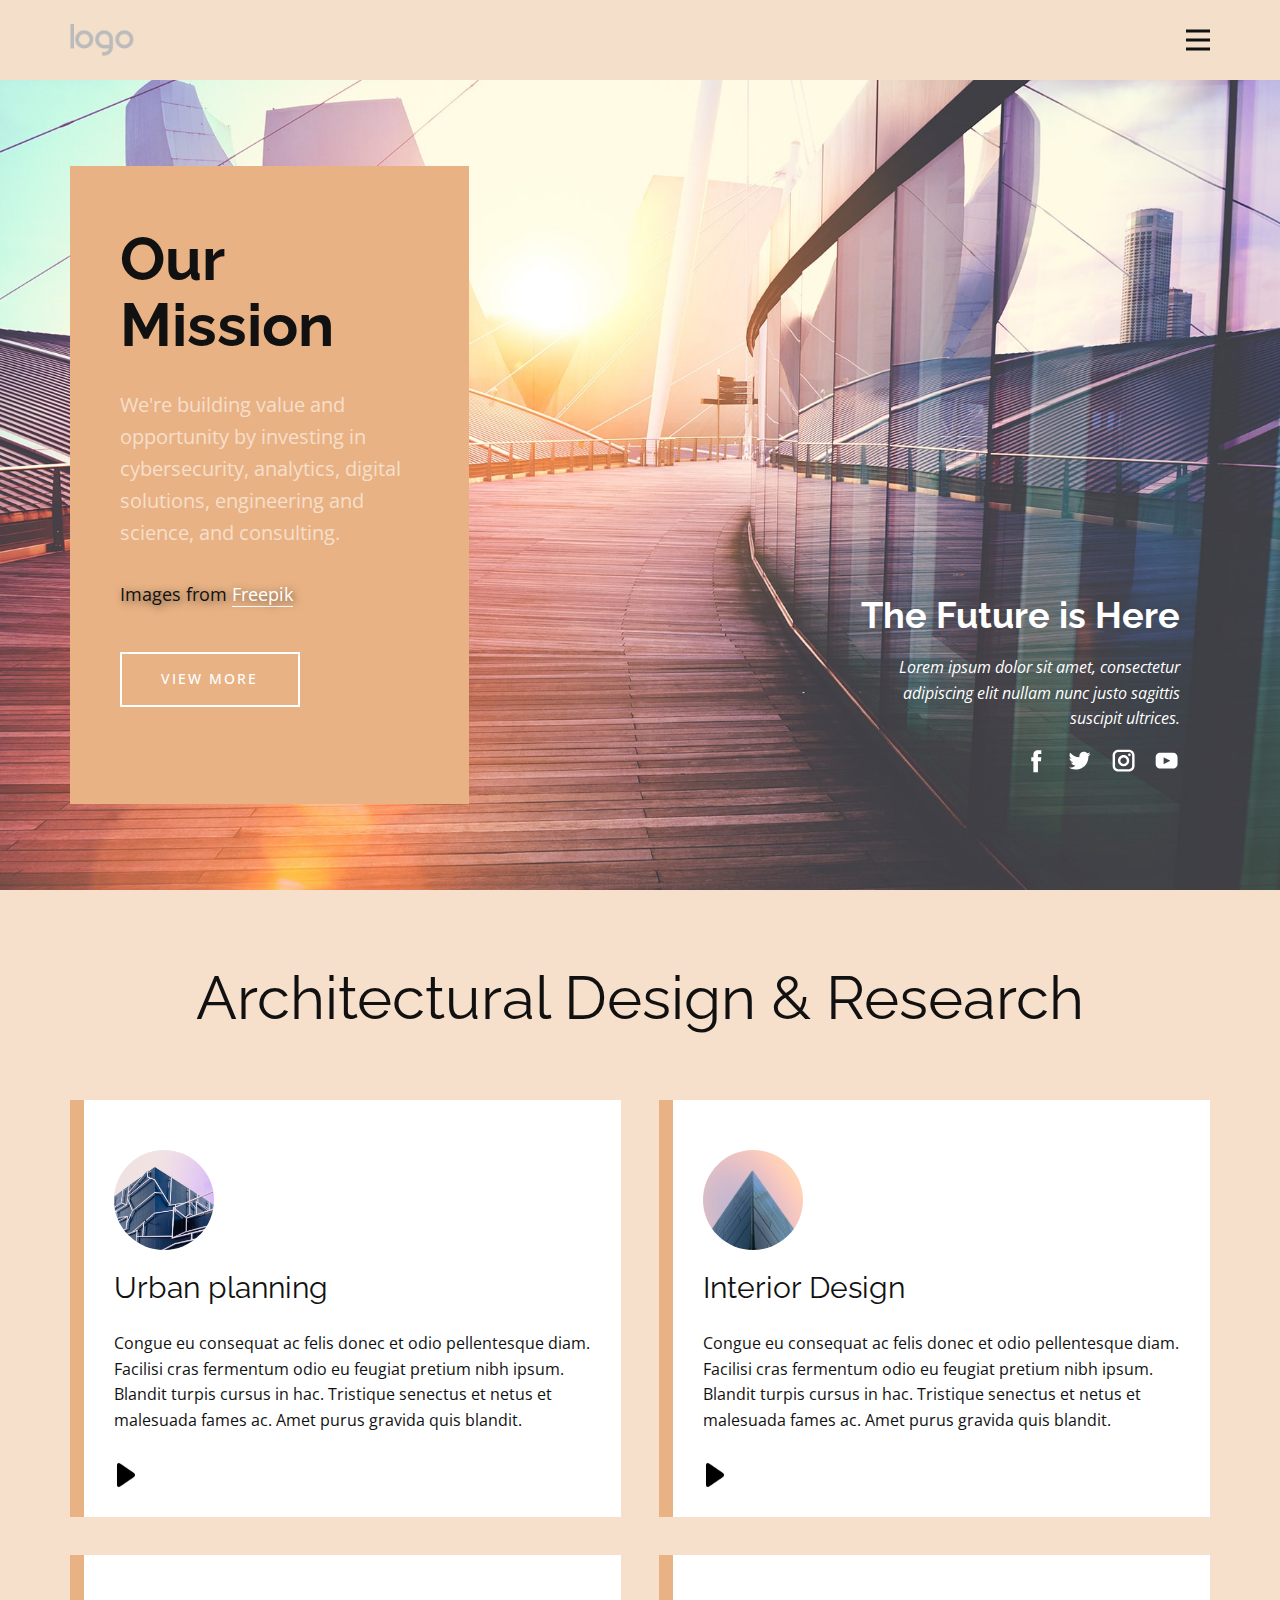
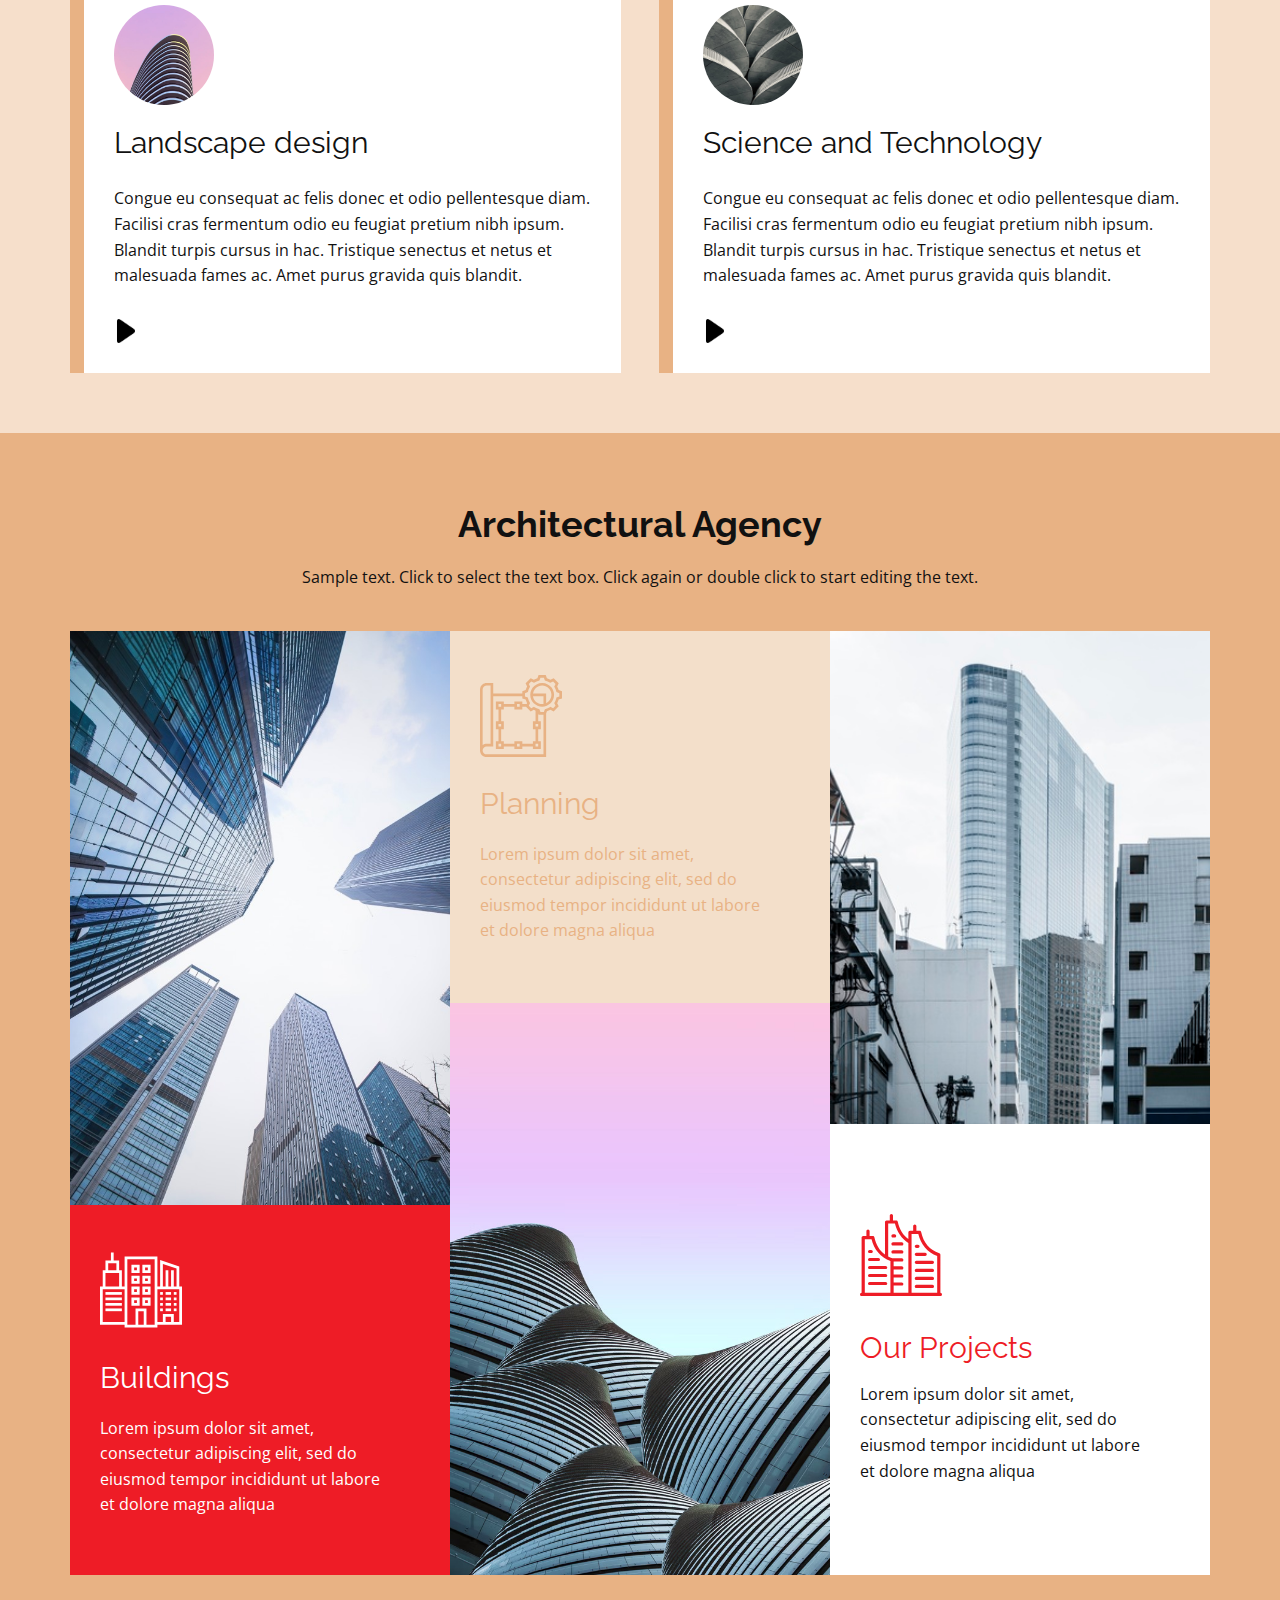
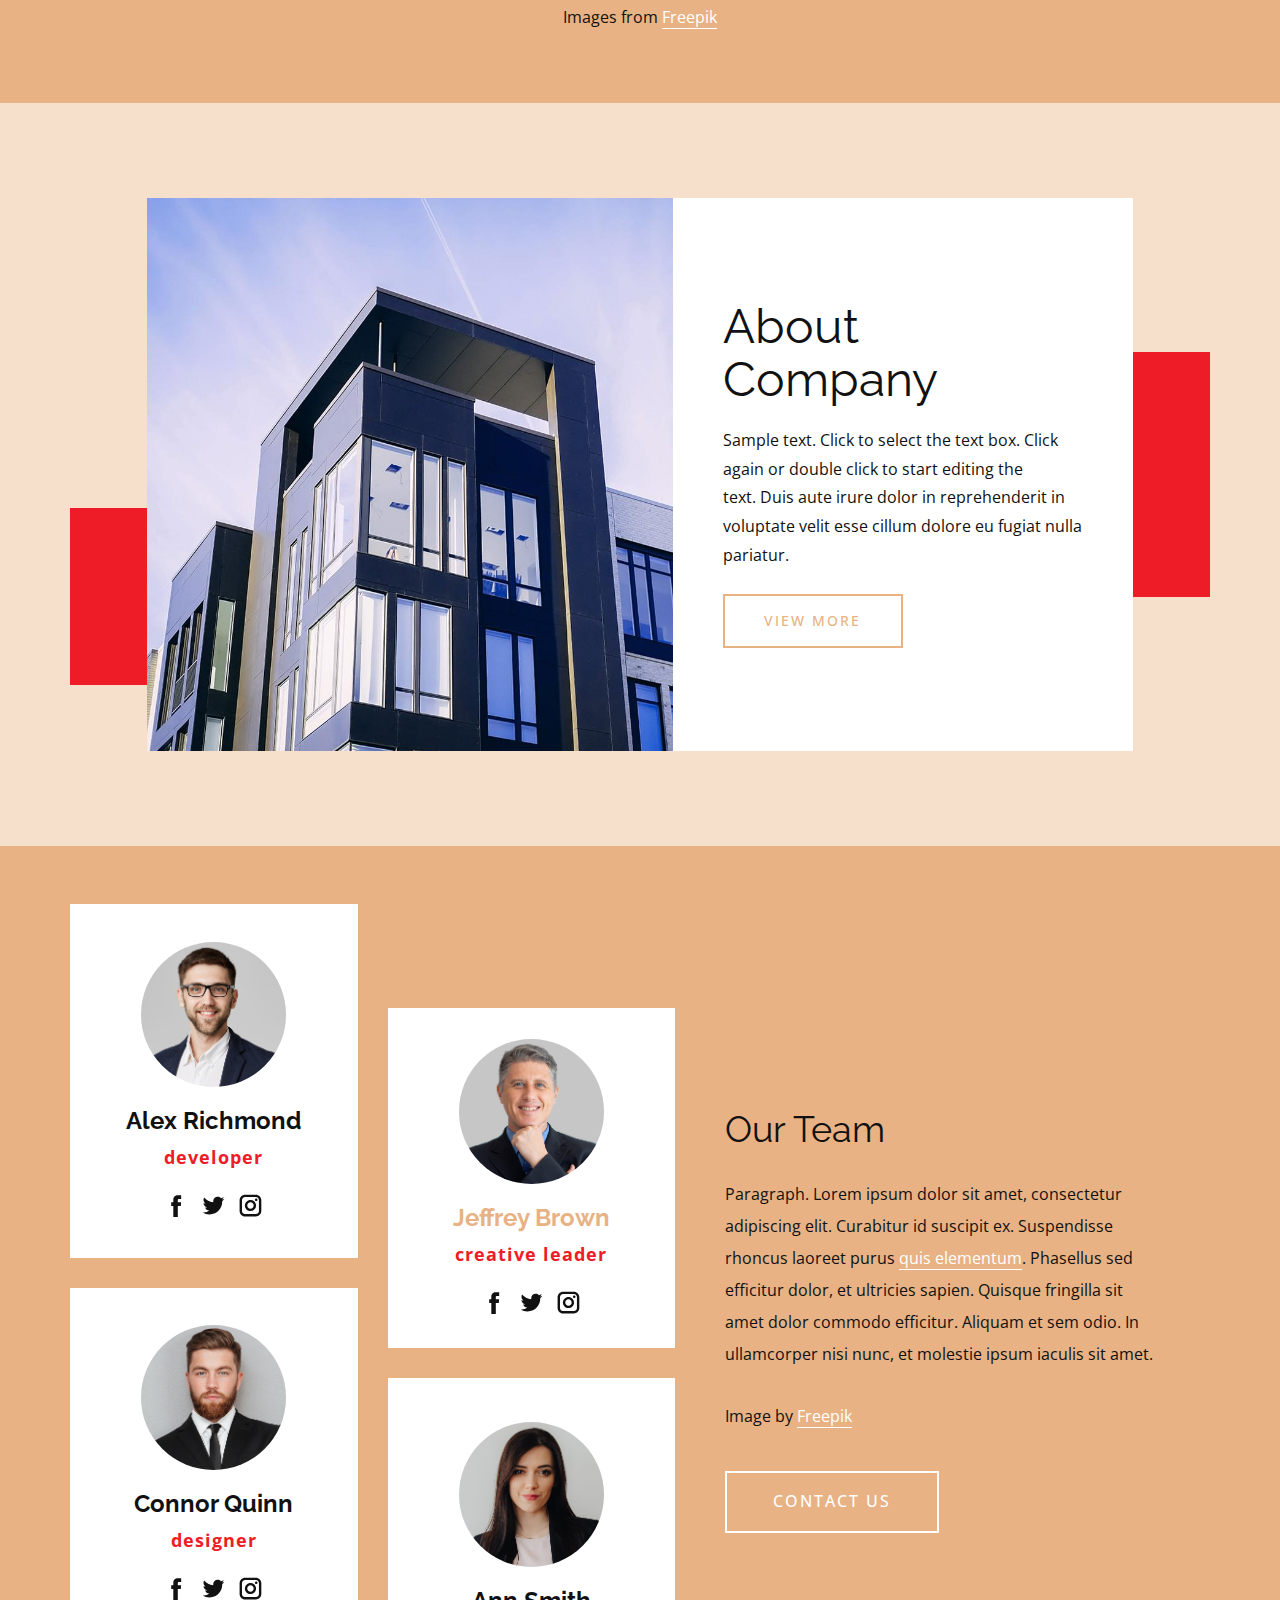
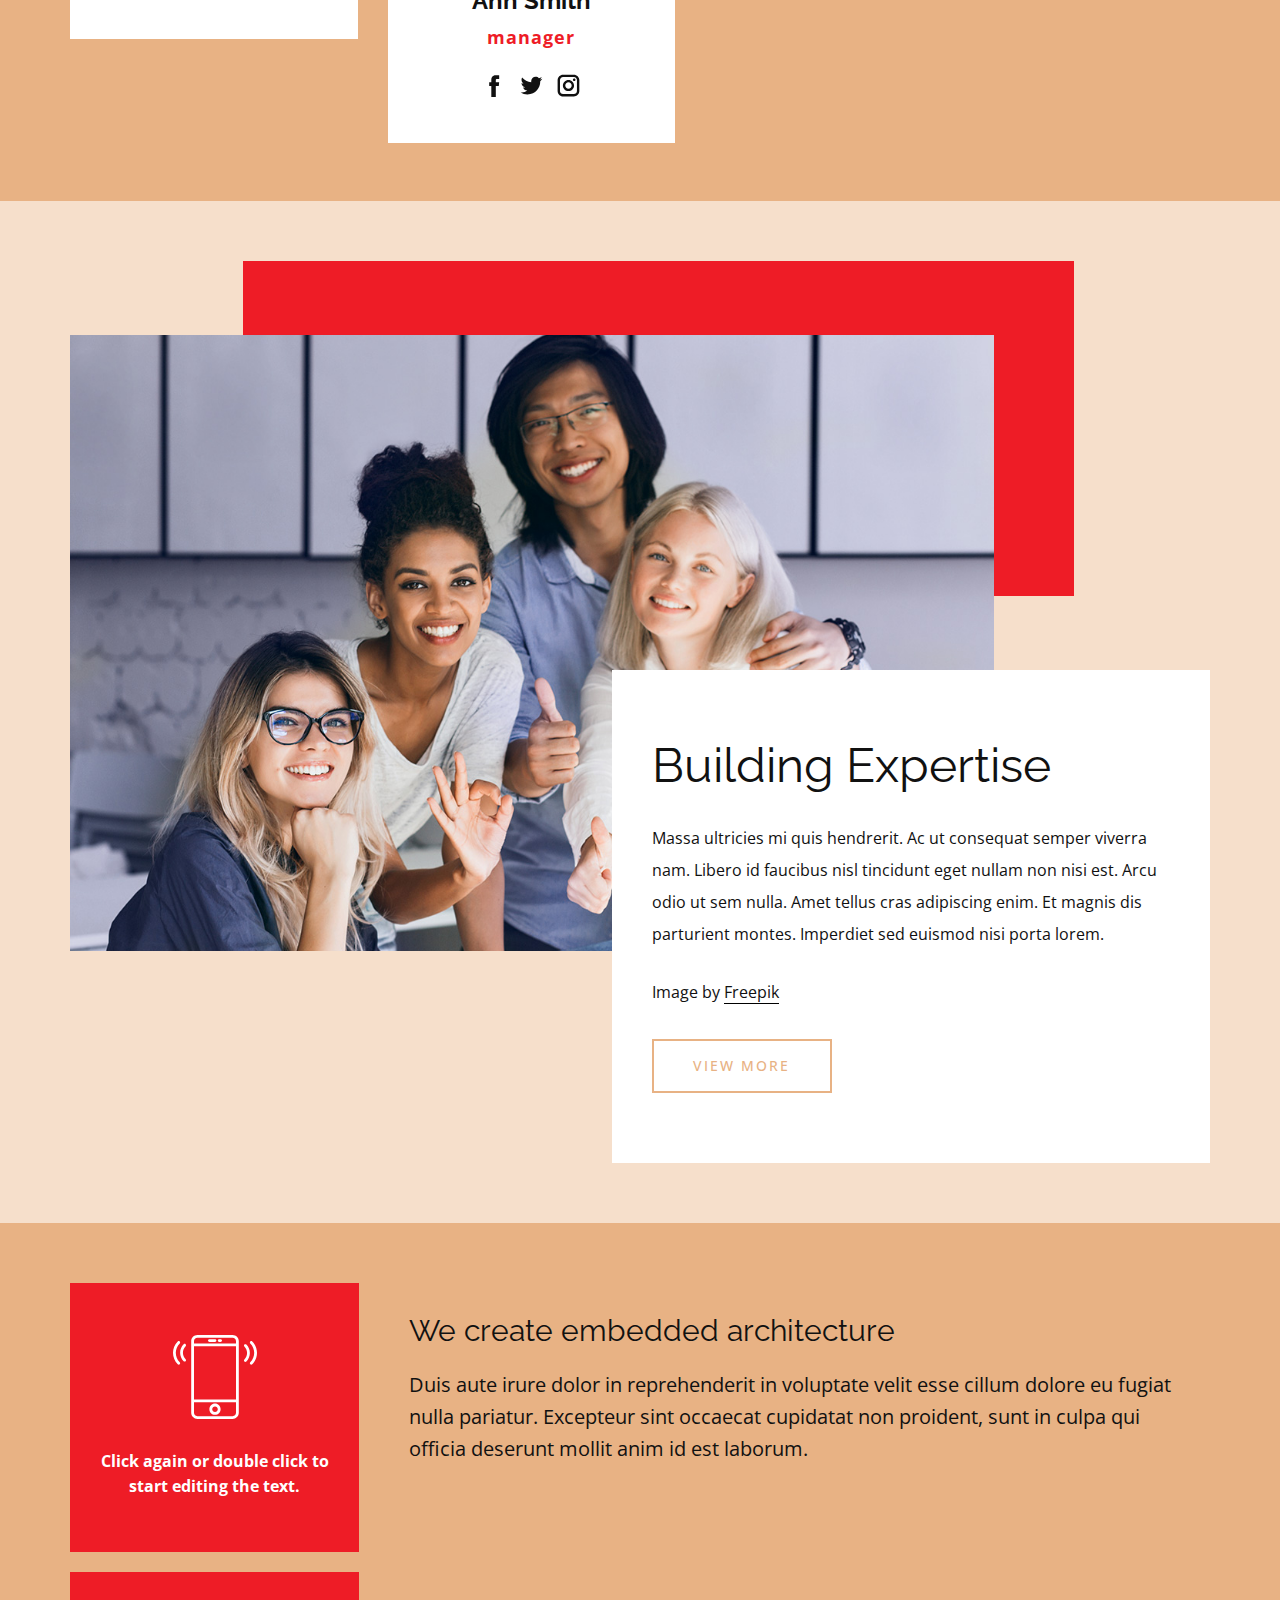
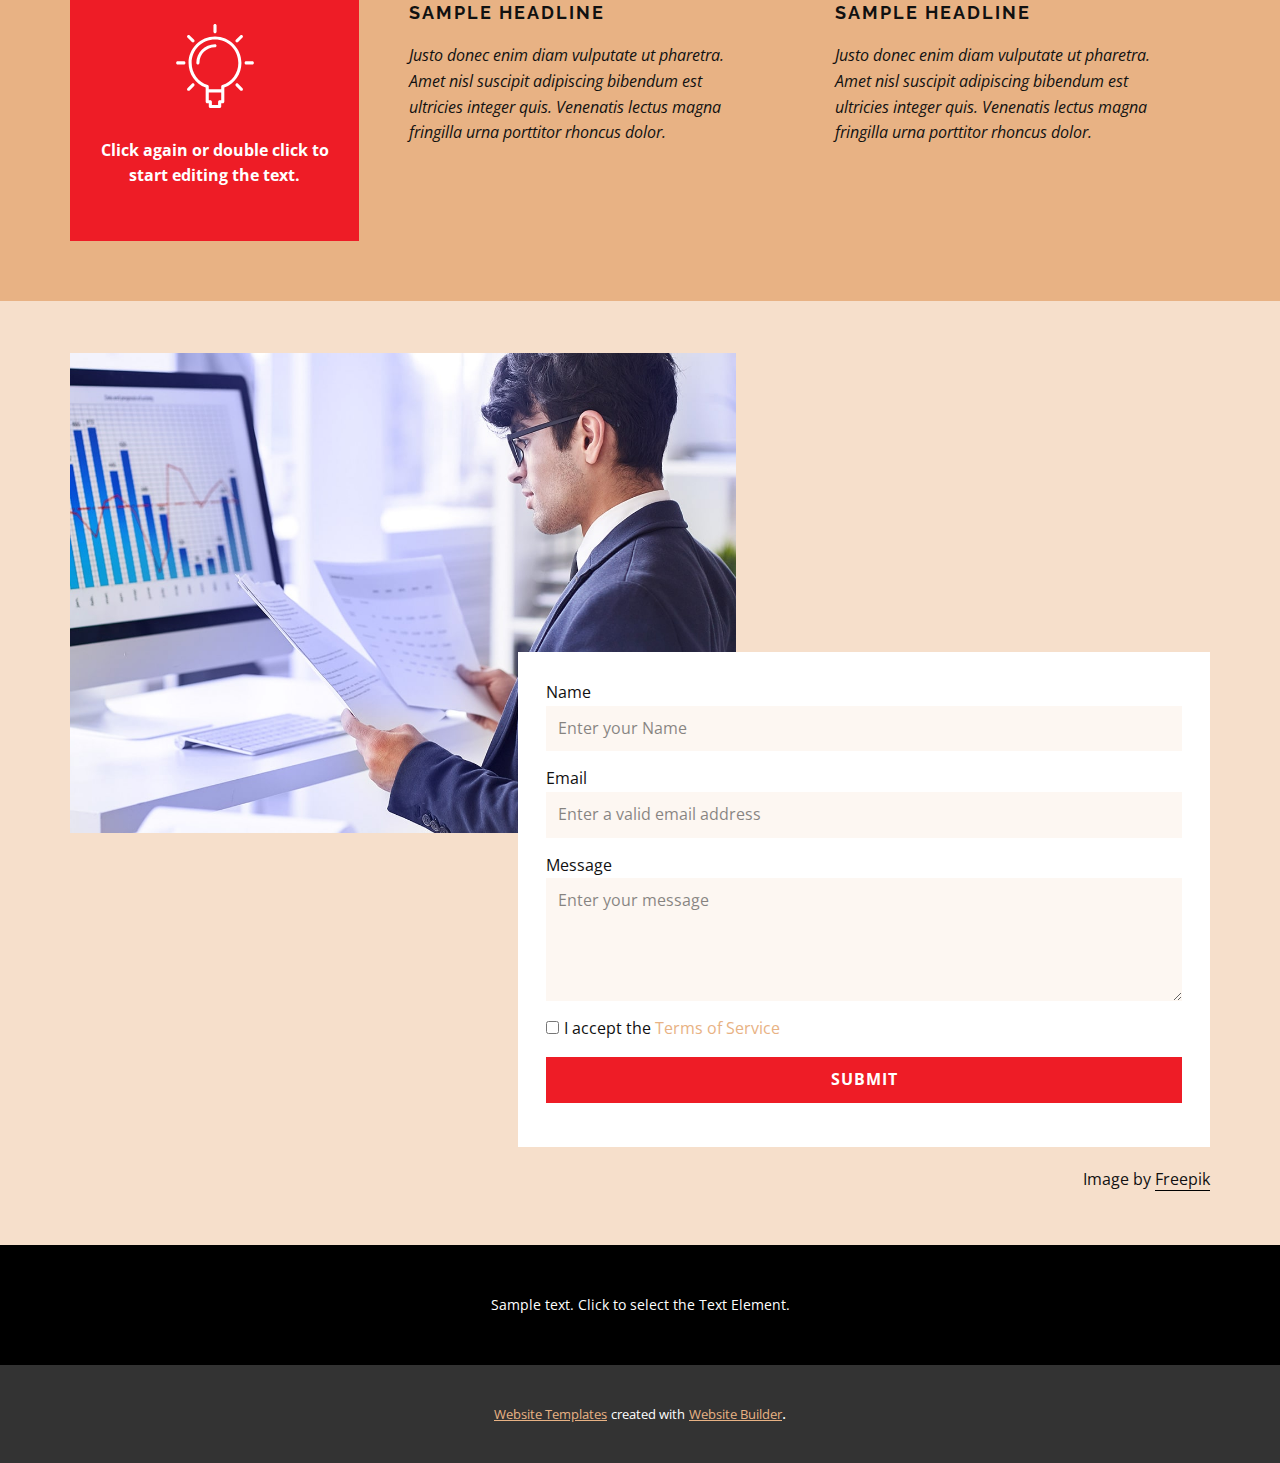
<file: website_style/sample/Home-1.html>
<!DOCTYPE html>
<html style="font-size: 16px;" lang="en"><head>
    <meta name="viewport" content="width=device-width, initial-scale=1.0">
    <meta charset="utf-8">
    <meta name="keywords" content="Our Mission, The Future is Here">
    <meta name="description" content="">
    <title>Home 1</title>
    <link rel="stylesheet" href="nicepage.css" media="screen">
<link rel="stylesheet" href="Home-1.css" media="screen">
    <script class="u-script" type="text/javascript" src="jquery-1.9.1.min.js" defer=""></script>
    <script class="u-script" type="text/javascript" src="nicepage.js" defer=""></script>
    <meta name="generator" content="Nicepage 5.5.0, nicepage.com">
    <meta name="referrer" content="origin">
    <link id="u-theme-google-font" rel="stylesheet" href="https://fonts.googleapis.com/css?family=Raleway:100,100i,200,200i,300,300i,400,400i,500,500i,600,600i,700,700i,800,800i,900,900i|Open+Sans:300,300i,400,400i,500,500i,600,600i,700,700i,800,800i">
    <link id="u-page-google-font" rel="stylesheet" href="https://fonts.googleapis.com/css?family=Raleway:100,100i,200,200i,300,300i,400,400i,500,500i,600,600i,700,700i,800,800i,900,900i">
    
    
    
    
    
    
    
    
    
    <script type="application/ld+json">{
		"@context": "http://schema.org",
		"@type": "Organization",
		"name": "",
		"logo": "images/default-logo.png"
}</script>
    <meta name="theme-color" content="#e8b284">
    <meta property="og:title" content="Home 1">
    <meta property="og:type" content="website">
  <meta data-intl-tel-input-cdn-path="intlTelInput/"></head>
  <body class="u-body u-xl-mode" data-lang="en"><header class="u-clearfix u-header u-palette-5-base u-header" id="sec-3c14"><div class="u-clearfix u-sheet u-valign-middle u-sheet-1">
        <a href="https://nicepage.com" class="u-image u-logo u-image-1">
          <img src="images/default-logo.png" class="u-logo-image u-logo-image-1">
        </a>
        <nav class="u-menu u-menu-hamburger u-offcanvas u-menu-1" data-responsive-from="XL">
          <div class="menu-collapse" style="font-size: 1rem; letter-spacing: 0px; font-weight: 700;">
            <a class="u-button-style u-custom-left-right-menu-spacing u-custom-padding-bottom u-custom-text-active-color u-custom-text-hover-color u-custom-top-bottom-menu-spacing u-nav-link u-text-active-palette-1-base u-text-hover-palette-2-base" href="#">
              <svg class="u-svg-link" viewBox="0 0 24 24"><use xlink:href="#menu-hamburger"></use></svg>
              <svg class="u-svg-content" version="1.1" id="menu-hamburger" viewBox="0 0 16 16" x="0px" y="0px" xmlns:xlink="http://www.w3.org/1999/xlink" xmlns="http://www.w3.org/2000/svg"><g><rect y="1" width="16" height="2"></rect><rect y="7" width="16" height="2"></rect><rect y="13" width="16" height="2"></rect>
</g></svg>
            </a>
          </div>
          <div class="u-custom-menu u-nav-container">
            <ul class="u-nav u-unstyled u-nav-1"><li class="u-nav-item"><a class="u-button-style u-nav-link u-text-active-palette-3-base u-text-hover-palette-3-base" href="#" style="padding: 10px 20px;">Home</a>
</li></ul>
          </div>
          <div class="u-custom-menu u-nav-container-collapse">
            <div class="u-black u-container-style u-inner-container-layout u-opacity u-opacity-95 u-sidenav">
              <div class="u-inner-container-layout u-sidenav-overflow">
                <div class="u-menu-close"></div>
                <ul class="u-align-center u-nav u-popupmenu-items u-unstyled u-nav-2"><li class="u-nav-item"><a class="u-button-style u-nav-link" href="#">Home</a>
</li></ul>
              </div>
            </div>
            <div class="u-black u-menu-overlay u-opacity u-opacity-70"></div>
          </div>
        </nav>
      </div></header> 
    <section class="u-clearfix u-image u-section-1" id="sec-cd44">
      <div class="u-clearfix u-sheet u-valign-middle u-sheet-1">
        <div class="u-clearfix u-layout-wrap u-layout-wrap-1">
          <div class="u-layout">
            <div class="u-layout-row">
              <div class="u-align-left u-container-style u-layout-cell u-left-cell u-palette-1-base u-shape-rectangle u-size-21-lg u-size-21-xl u-size-23-md u-size-23-sm u-size-23-xs u-layout-cell-1">
                <div class="u-container-layout u-valign-top u-container-layout-1">
                  <h1 class="u-text u-text-1">Our Mission</h1>
                  <p class="u-large-text u-text u-text-palette-1-light-2 u-text-variant u-text-2">We're building value and opportunity by investing in cybersecurity, analytics, digital solutions, engineering and science, and consulting. </p>
                  <p class="u-text u-text-default u-text-3">Images from <a href="https://www.freepik.com/photos/background" class="u-border-1 u-border-no-left u-border-no-right u-border-no-top u-border-white u-btn u-button-link u-button-style u-none u-text-body-alt-color u-btn-1">Freepik</a>
                  </p>
                  <a href="https://nicepage.studio" class="u-border-2 u-border-active-white u-border-hover-white u-border-white u-btn u-button-style u-hover-white u-none u-text-active-palette-1-base u-text-hover-palette-1-base u-btn-2">view more</a>
                </div>
              </div>
              <div class="u-align-right u-container-style u-layout-cell u-right-cell u-size-37-md u-size-37-sm u-size-37-xs u-size-39-lg u-size-39-xl u-layout-cell-2">
                <div class="u-container-layout u-valign-bottom u-container-layout-2">
                  <h2 class="u-text u-text-body-alt-color u-text-4">The Future is Here</h2>
                  <p class="u-text u-text-body-alt-color u-text-5">Lorem ipsum dolor sit amet, consectetur adipiscing elit nullam nunc justo sagittis suscipit ultrices.</p>
                  <div class="u-social-icons u-spacing-16 u-social-icons-1">
                    <a class="u-social-url" target="_blank" href=""><span class="u-icon u-icon-circle u-social-facebook u-social-icon u-text-white u-icon-1"><svg class="u-svg-link" preserveAspectRatio="xMidYMin slice" viewBox="0 0 112 112" style=""><use xlink:href="#svg-60c6"></use></svg><svg x="0px" y="0px" viewBox="0 0 112 112" id="svg-60c6" class="u-svg-content"><path d="M75.5,28.8H65.4c-1.5,0-4,0.9-4,4.3v9.4h13.9l-1.5,15.8H61.4v45.1H42.8V58.3h-8.8V42.4h8.8V32.2 c0-7.4,3.4-18.8,18.8-18.8h13.8v15.4H75.5z"></path></svg></span>
                    </a>
                    <a class="u-social-url" target="_blank" href=""><span class="u-icon u-icon-circle u-social-icon u-social-twitter u-text-white u-icon-2"><svg class="u-svg-link" preserveAspectRatio="xMidYMin slice" viewBox="0 0 112 112" style=""><use xlink:href="#svg-52c2"></use></svg><svg x="0px" y="0px" viewBox="0 0 112 112" id="svg-52c2" class="u-svg-content"><path d="M92.2,38.2c0,0.8,0,1.6,0,2.3c0,24.3-18.6,52.4-52.6,52.4c-10.6,0.1-20.2-2.9-28.5-8.2 c1.4,0.2,2.9,0.2,4.4,0.2c8.7,0,16.7-2.9,23-7.9c-8.1-0.2-14.9-5.5-17.3-12.8c1.1,0.2,2.4,0.2,3.4,0.2c1.6,0,3.3-0.2,4.8-0.7 c-8.4-1.6-14.9-9.2-14.9-18c0-0.2,0-0.2,0-0.2c2.5,1.4,5.4,2.2,8.4,2.3c-5-3.3-8.3-8.9-8.3-15.4c0-3.4,1-6.5,2.5-9.2 c9.1,11.1,22.7,18.5,38,19.2c-0.2-1.4-0.4-2.8-0.4-4.3c0.1-10,8.3-18.2,18.5-18.2c5.4,0,10.1,2.2,13.5,5.7c4.3-0.8,8.1-2.3,11.7-4.5 c-1.4,4.3-4.3,7.9-8.1,10.1c3.7-0.4,7.3-1.4,10.6-2.9C98.9,32.3,95.7,35.5,92.2,38.2z"></path></svg></span>
                    </a>
                    <a class="u-social-url" target="_blank" href=""><span class="u-icon u-icon-circle u-social-icon u-social-instagram u-text-white u-icon-3"><svg class="u-svg-link" preserveAspectRatio="xMidYMin slice" viewBox="0 0 112 112" style=""><use xlink:href="#svg-24b3"></use></svg><svg x="0px" y="0px" viewBox="0 0 112 112" id="svg-24b3" class="u-svg-content"><path d="M55.9,32.9c-12.8,0-23.2,10.4-23.2,23.2s10.4,23.2,23.2,23.2s23.2-10.4,23.2-23.2S68.7,32.9,55.9,32.9z M55.9,69.4c-7.4,0-13.3-6-13.3-13.3c-0.1-7.4,6-13.3,13.3-13.3s13.3,6,13.3,13.3C69.3,63.5,63.3,69.4,55.9,69.4z"></path><path d="M79.7,26.8c-3,0-5.4,2.5-5.4,5.4s2.5,5.4,5.4,5.4c3,0,5.4-2.5,5.4-5.4S82.7,26.8,79.7,26.8z"></path><path d="M78.2,11H33.5C21,11,10.8,21.3,10.8,33.7v44.7c0,12.6,10.2,22.8,22.7,22.8h44.7c12.6,0,22.7-10.2,22.7-22.7 V33.7C100.8,21.1,90.6,11,78.2,11z M91,78.4c0,7.1-5.8,12.8-12.8,12.8H33.5c-7.1,0-12.8-5.8-12.8-12.8V33.7 c0-7.1,5.8-12.8,12.8-12.8h44.7c7.1,0,12.8,5.8,12.8,12.8V78.4z"></path></svg></span>
                    </a>
                    <a class="u-social-url" target="_blank" href="#"><span class="u-icon u-icon-circle u-social-icon u-social-youtube u-text-white u-icon-4"><svg class="u-svg-link" preserveAspectRatio="xMidYMin slice" viewBox="0 0 112 112" style=""><use xlink:href="#svg-b189"></use></svg><svg x="0px" y="0px" viewBox="0 0 112 112" id="svg-b189" class="u-svg-content"><path d="M82.3,24H29.7C19.3,24,11,32.5,11,43v26.7c0,10.5,8.3,19,18.7,19h52.5c10.3,0,18.7-8.5,18.7-19V43 C101,32.5,92.7,24,82.3,24L82.3,24z M69.7,57.6L45.1,69.5c-0.7,0.2-1.4-0.2-1.4-0.8V44.1c0-0.7,0.8-1.3,1.4-0.8l24.6,12.6 C70.4,56.2,70.4,57.3,69.7,57.6L69.7,57.6z"></path></svg></span>
                    </a>
                  </div>
                </div>
              </div>
            </div>
          </div>
        </div>
      </div>
    </section>
    <section class="u-align-left u-clearfix u-palette-1-light-2 u-section-2" id="sec-f9d8">
      <div class="u-clearfix u-sheet u-sheet-1">
        <h2 class="u-align-center u-text u-text-default u-text-1"> Architectural Design &amp; Research</h2>
        <div class="u-expanded-width u-list u-list-1">
          <div class="u-repeater u-repeater-1">
            <div class="u-align-left u-border-14 u-border-no-bottom u-border-no-right u-border-no-top u-border-palette-1-base u-container-style u-custom-border u-list-item u-repeater-item u-shape-rectangle u-white u-list-item-1">
              <div class="u-container-layout u-similar-container u-container-layout-1">
                <div class="u-image u-image-circle u-image-1" alt="" data-image-width="714" data-image-height="1080"></div>
                <h3 class="u-text u-text-2"> Urban planning</h3>
                <p class="u-text u-text-3"> Congue eu consequat ac felis donec et odio pellentesque diam. Facilisi cras fermentum odio eu feugiat pretium nibh ipsum. Blandit turpis cursus in hac. Tristique senectus et netus et malesuada fames ac. Amet purus gravida quis blandit. </p><span class="u-file-icon u-icon u-icon-1"><img src="images/254434.png" alt=""></span>
              </div>
            </div>
            <div class="u-align-left u-border-14 u-border-no-bottom u-border-no-right u-border-no-top u-border-palette-1-base u-container-style u-custom-border u-list-item u-repeater-item u-shape-rectangle u-white u-list-item-2">
              <div class="u-container-layout u-similar-container u-container-layout-2">
                <div class="u-image u-image-circle u-image-2" alt="" data-image-width="1000" data-image-height="1500"></div>
                <h3 class="u-text u-text-4"> Interior Design</h3>
                <p class="u-text u-text-5"> Congue eu consequat ac felis donec et odio pellentesque diam. Facilisi cras fermentum odio eu feugiat pretium nibh ipsum. Blandit turpis cursus in hac. Tristique senectus et netus et malesuada fames ac. Amet purus gravida quis blandit. </p><span class="u-file-icon u-icon u-icon-2"><img src="images/254434.png" alt=""></span>
              </div>
            </div>
            <div class="u-align-left u-border-14 u-border-no-bottom u-border-no-right u-border-no-top u-border-palette-1-base u-container-style u-custom-border u-list-item u-repeater-item u-shape-rectangle u-white u-list-item-3">
              <div class="u-container-layout u-similar-container u-container-layout-3">
                <div class="u-image u-image-circle u-image-3" alt="" data-image-width="720" data-image-height="1080"></div>
                <h3 class="u-text u-text-6">Landscape design</h3>
                <p class="u-text u-text-7"> Congue eu consequat ac felis donec et odio pellentesque diam. Facilisi cras fermentum odio eu feugiat pretium nibh ipsum. Blandit turpis cursus in hac. Tristique senectus et netus et malesuada fames ac. Amet purus gravida quis blandit. </p><span class="u-file-icon u-icon u-icon-3"><img src="images/254434.png" alt=""></span>
              </div>
            </div>
            <div class="u-align-left u-border-14 u-border-no-bottom u-border-no-right u-border-no-top u-border-palette-1-base u-container-style u-custom-border u-list-item u-repeater-item u-shape-rectangle u-white u-list-item-4">
              <div class="u-container-layout u-similar-container u-container-layout-4">
                <div class="u-image u-image-circle u-image-4" alt="" data-image-width="1440" data-image-height="1080"></div>
                <h3 class="u-text u-text-8"> Science and Technology</h3>
                <p class="u-text u-text-9"> Congue eu consequat ac felis donec et odio pellentesque diam. Facilisi cras fermentum odio eu feugiat pretium nibh ipsum. Blandit turpis cursus in hac. Tristique senectus et netus et malesuada fames ac. Amet purus gravida quis blandit. </p><span class="u-file-icon u-icon u-icon-4"><img src="images/254434.png" alt=""></span>
              </div>
            </div>
          </div>
        </div>
      </div>
    </section>
    <section class="u-align-center u-clearfix u-palette-1-base u-section-3" id="carousel_5ddf">
      <div class="u-clearfix u-sheet u-valign-middle u-sheet-1">
        <h2 class="u-text u-text-default-lg u-text-default-md u-text-default-sm u-text-default-xl u-text-1">Architectural Agency</h2>
        <p class="u-text u-text-2">Sample text. Click to select the text box. Click again or double click to start editing the text.</p>
        <div class="u-clearfix u-gutter-0 u-layout-wrap u-layout-wrap-1">
          <div class="u-gutter-0 u-layout">
            <div class="u-layout-row">
              <div class="u-size-20 u-size-30-md">
                <div class="u-layout-col">
                  <div class="u-container-style u-image u-layout-cell u-left-cell u-size-20 u-image-1" data-image-width="626" data-image-height="937">
                    <div class="u-container-layout u-valign-bottom u-container-layout-1"></div>
                  </div>
                  <div class="u-align-left u-container-style u-layout-cell u-left-cell u-palette-2-base u-shape-rectangle u-size-40 u-layout-cell-2">
                    <div class="u-container-layout u-container-layout-2"><span class="u-icon u-icon-circle u-radius-15 u-icon-1"><svg class="u-svg-link" preserveAspectRatio="xMidYMin slice" viewBox="0 0 480 480" style=""><use xlink:href="#svg-618c"></use></svg><svg class="u-svg-content" viewBox="0 0 480 480" x="0px" y="0px" id="svg-618c" style="enable-background:new 0 0 480 480;"><g><g><path d="M464,220V102.232L352,64.896V220h-16V44H144v176h-16v-96h-16V68H80V20H64v48H32v56H16v96H0v224h144v16h192v-16h144V220    H464z M48,84h48v40H48V84z M32,140h80v80H32V140z M144,428H16V236h128V428z M256,444h-32v-80h32V444z M320,444h-48v-96h-64v96h-48    V60h160V444z M368,87.104l80,26.664V220h-16v-96h-16v96h-16v-96h-16v96h-16V87.104z M416,428h-32v-32h32V428z M464,428h-32v-48    h-64v48h-32V236h128V428z"></path>
</g>
</g><g><g><rect x="32" y="252" width="96" height="16"></rect>
</g>
</g><g><g><rect x="32" y="284" width="96" height="16"></rect>
</g>
</g><g><g><rect x="32" y="316" width="96" height="16"></rect>
</g>
</g><g><g><rect x="32" y="348" width="96" height="16"></rect>
</g>
</g><g><g><path d="M184,92v48h48V92H184z M216,124h-16v-16h16V124z"></path>
</g>
</g><g><g><path d="M248,92v48h48V92H248z M280,124h-16v-16h16V124z"></path>
</g>
</g><g><g><path d="M184,156v48h48v-48H184z M216,188h-16v-16h16V188z"></path>
</g>
</g><g><g><path d="M248,156v48h48v-48H248z M280,188h-16v-16h16V188z"></path>
</g>
</g><g><g><path d="M184,220v48h48v-48H184z M216,252h-16v-16h16V252z"></path>
</g>
</g><g><g><path d="M248,220v48h48v-48H248z M280,252h-16v-16h16V252z"></path>
</g>
</g><g><g><path d="M184,284v48h48v-48H184z M216,316h-16v-16h16V316z"></path>
</g>
</g><g><g><path d="M248,284v48h48v-48H248z M280,316h-16v-16h16V316z"></path>
</g>
</g><g><g><rect x="352" y="252" width="16" height="16"></rect>
</g>
</g><g><g><rect x="384" y="252" width="32" height="16"></rect>
</g>
</g><g><g><rect x="432" y="252" width="16" height="16"></rect>
</g>
</g><g><g><rect x="352" y="284" width="16" height="16"></rect>
</g>
</g><g><g><rect x="384" y="284" width="32" height="16"></rect>
</g>
</g><g><g><rect x="432" y="284" width="16" height="16"></rect>
</g>
</g><g><g><rect x="352" y="316" width="16" height="16"></rect>
</g>
</g><g><g><rect x="384" y="316" width="32" height="16"></rect>
</g>
</g><g><g><rect x="432" y="316" width="16" height="16"></rect>
</g>
</g><g><g><rect x="352" y="348" width="16" height="16"></rect>
</g>
</g><g><g><rect x="384" y="348" width="32" height="16"></rect>
</g>
</g><g><g><rect x="432" y="348" width="16" height="16"></rect>
</g>
</g></svg></span>
                      <h3 class="u-text u-text-default u-text-3">Buildings</h3>
                      <p class="u-text u-text-4">Lorem ipsum dolor sit amet, consectetur adipiscing elit, sed do eiusmod tempor incididunt ut labore et dolore magna aliqua</p>
                    </div>
                  </div>
                </div>
              </div>
              <div class="u-size-20 u-size-30-md">
                <div class="u-layout-col">
                  <div class="u-align-left u-container-style u-layout-cell u-palette-5-light-2 u-size-40 u-layout-cell-3">
                    <div class="u-container-layout u-container-layout-3"><span class="u-icon u-icon-circle u-radius-15 u-text-palette-1-base u-icon-2"><svg class="u-svg-link" preserveAspectRatio="xMidYMin slice" viewBox="0 0 496 496" style=""><use xlink:href="#svg-1fbc"></use></svg><svg class="u-svg-content" viewBox="0 0 496 496" id="svg-1fbc"><path d="m496 141.671875v-43.34375l-20.136719-7.054687c-2.160156-7.503907-5.152343-14.730469-8.941406-21.5625l9.253906-19.238282-30.648437-30.648437-19.238282 9.246093c-6.839843-3.789062-14.066406-6.789062-21.554687-8.941406l-7.0625-20.128906h-43.34375l-7.0625 20.136719c-7.496094 2.152343-14.714844 5.152343-21.554687 8.941406l-19.238282-9.246094-30.640625 30.648438 9.238281 19.246093c-3.789062 6.832032-6.78125 14.058594-8.933593 21.554688l-20.136719 7.046875v13.671875h-176v-64h-40c-22.054688 0-40 17.945312-40 40v368c0 22.054688 17.945312 40 40 40h360v-262.640625l4.734375-13.496094c7.496094-2.152343 14.714844-5.152343 21.554687-8.941406l19.238282 9.246094 30.648437-30.648438-9.253906-19.238281c3.796875-6.832031 6.789063-14.058594 8.941406-21.5625zm-480-53.671875c0-13.230469 10.769531-24 24-24h24v352h-24c-9 0-17.3125 2.992188-24 8.015625zm24 392c-13.230469 0-24-10.769531-24-24s10.769531-24 24-24h40v-304h176v13.671875l20.136719 7.054687c2.160156 7.503907 5.152343 14.722657 8.933593 21.554688l-2.742187 5.71875h-26.328125v-16h-48v16h-64v-16h-48v48h16v72h-16v48h16v72h-16v48h48v-16h64v16h48v-16h64v16h48v-48h-16v-72h16v-48h-16v-46.640625l2.328125 6.640625h29.671875v240zm296-168v-16h16v16zm0-32h-16v48h16v72h-16v16h-64v-16h-48v16h-64v-16h-16v-72h16v-48h-16v-72h16v-16h64v16h48v-16h22.296875l28.175781 28.175781 19.238282-9.246093c3.34375 1.855468 6.777343 3.503906 10.289062 4.964843zm16 136v16h-16v-16zm-112 0v16h-16v-16zm-112 0v16h-16v-16zm0-120v16h-16v-16zm-16-104v-16h16v16zm112 0v-16h16v16zm238.472656-55.519531-1.023437 4.230469c-2.144531 8.839843-5.640625 17.273437-10.394531 25.050781l-2.277344 3.710937 8.0625 16.765625-14.601563 14.601563-16.765625-8.054688-3.710937 2.269532c-7.792969 4.761718-16.21875 8.257812-25.058594 10.394531l-4.222656 1.023437-6.152344 17.527344h-20.65625l-6.152344-17.535156-4.222656-1.023438c-8.832031-2.136718-17.265625-5.632812-25.058594-10.394531l-3.710937-2.269531-16.765625 8.054687-14.609375-14.609375 8.054687-16.757812-2.261719-3.710938c-4.761718-7.785156-8.25-16.210937-10.394531-25.050781l-1.023437-4.230469-17.527344-6.144531v-20.65625l17.527344-6.152344 1.023437-4.230469c2.144531-8.839843 5.632813-17.273437 10.394531-25.050781l2.261719-3.710937-8.054687-16.757813 14.609375-14.609375 16.765625 8.054688 3.710937-2.269532c7.792969-4.761718 16.21875-8.257812 25.058594-10.394531l4.222656-1.023437 6.152344-17.527344h20.65625l6.152344 17.535156 4.222656 1.023438c8.832031 2.136718 17.265625 5.632812 25.058594 10.394531l3.710937 2.269531 16.765625-8.054687 14.601563 14.601562-8.0625 16.765625 2.277344 3.710938c4.753906 7.777344 8.25 16.203125 10.394531 25.050781l1.023437 4.230469 17.527344 6.144531v20.65625zm0 0"></path><path d="m376 48c-39.703125 0-72 32.304688-72 72s32.296875 72 72 72 72-32.304688 72-72-32.296875-72-72-72zm-55.359375 80h63.359375v47.359375c-2.625.375-5.28125.640625-8 .640625-28.152344 0-51.457031-20.902344-55.359375-48zm79.359375 42.519531v-58.519531h-79.359375c3.902344-27.097656 27.207031-48 55.359375-48 30.871094 0 56 25.121094 56 56 0 22.28125-13.113281 41.511719-32 50.519531zm0 0"></path></svg></span>
                      <h3 class="u-custom-font u-font-raleway u-text u-text-default u-text-palette-1-base u-text-5">Planning</h3>
                      <p class="u-text u-text-palette-1-base u-text-6">Lorem ipsum dolor sit amet, consectetur adipiscing elit, sed do eiusmod tempor incididunt ut labore et dolore magna aliqua</p>
                    </div>
                  </div>
                  <div class="u-container-style u-image u-layout-cell u-size-20 u-image-2" data-image-width="764" data-image-height="956">
                    <div class="u-container-layout u-container-layout-4"></div>
                  </div>
                </div>
              </div>
              <div class="u-size-20 u-size-60-md">
                <div class="u-layout-col">
                  <div class="u-container-style u-image u-layout-cell u-right-cell u-size-20 u-image-3" data-image-width="352" data-image-height="626">
                    <div class="u-container-layout u-container-layout-5"></div>
                  </div>
                  <div class="u-align-left u-container-style u-layout-cell u-right-cell u-size-40 u-white u-layout-cell-6">
                    <div class="u-container-layout u-valign-middle u-container-layout-6"><span class="u-icon u-icon-circle u-radius-15 u-text-palette-2-base u-icon-3"><svg class="u-svg-link" preserveAspectRatio="xMidYMin slice" viewBox="0 0 512.002 512.002" style=""><use xlink:href="#svg-934d"></use></svg><svg class="u-svg-content" viewBox="0 0 512.002 512.002" id="svg-934d"><g><path d="m502.002 492.002v-237.001c0-4.31-2.761-8.134-6.851-9.491-59.981-19.904-99.183-65.752-113.367-132.585-.98-4.62-5.06-7.924-9.782-7.924h-20v-30c0-5.522-4.477-10-10-10s-10 4.478-10 10v30h-20c-5.523 0-10 4.478-10 10v41.484c-33.538-24.601-56.289-61.777-66.219-108.561-.98-4.62-5.06-7.924-9.782-7.924h-20v-30c0-5.522-4.477-10-10-10s-10 4.478-10 10v30h-20c-5.523 0-10 4.478-10 10v203.543c-33.605-24.52-56.179-61.311-66.219-108.618-.98-4.62-5.06-7.924-9.782-7.924h-20v-30c0-5.522-4.477-10-10-10s-10 4.478-10 10v30h-20c-5.523 0-10 4.478-10 10v345c-5.523 0-10 4.478-10 10s4.477 10 10 10h492.001c5.523 0 10-4.478 10-10s-4.476-9.999-9.999-9.999zm-137.97-367.001c8.035 32.704 21.957 60.932 41.446 84.002 20.183 23.892 45.902 41.726 76.523 53.084v229.915h-160v-316.949c.001-.099.001-.197 0-.295v-49.757zm-188.031-65.001h42.032c13.092 53.214 41.959 94.677 83.969 120.581v311.421h-92.002v-45h51c5.523 0 10-4.478 10-10s-4.477-10-10-10h-51v-30h51c5.523 0 10-4.478 10-10s-4.477-10-10-10h-51v-30h51c5.523 0 10-4.478 10-10s-4.477-10-10-10h-51v-30h51c5.523 0 10-4.478 10-10s-4.477-10-10-10h-59.362c-9.028-3.079-17.578-6.752-25.637-11.002zm-146.001 97.002h42.031c8.035 32.705 21.957 60.933 41.447 84.003 20.183 23.892 45.901 41.726 76.522 53.083v197.914h-160z"></path><path d="m160 424.004h-99.999c-5.523 0-10 4.478-10 10s4.477 10 10 10h99.999c5.523 0 10-4.478 10-10s-4.477-10-10-10z"></path><path d="m160 374.004h-99.999c-5.523 0-10 4.478-10 10s4.477 10 10 10h99.999c5.523 0 10-4.478 10-10s-4.477-10-10-10z"></path><path d="m60.001 344.005h99.999c5.523 0 10-4.478 10-10s-4.477-10-10-10h-99.999c-5.523 0-10 4.478-10 10s4.477 10 10 10z"></path><path d="m60.001 294.005h54.999c5.523 0 10-4.478 10-10s-4.477-10-10-10h-54.999c-5.523 0-10 4.478-10 10s4.477 10 10 10z"></path><path d="m60.001 244.005h9.999c5.523 0 10-4.478 10-10s-4.477-10-10-10h-9.999c-5.523 0-10 4.478-10 10s4.477 10 10 10z"></path><path d="m352.002 462.002h100c5.523 0 10-4.478 10-10s-4.477-10-10-10h-100c-5.523 0-10 4.478-10 10s4.477 10 10 10z"></path><path d="m352.002 412.003h100c5.523 0 10-4.478 10-10s-4.477-10-10-10h-100c-5.523 0-10 4.478-10 10s4.477 10 10 10z"></path><path d="m352.002 362.003h100c5.523 0 10-4.478 10-10s-4.477-10-10-10h-100c-5.523 0-10 4.478-10 10s4.477 10 10 10z"></path><path d="m352.002 312.003h100c5.523 0 10-4.478 10-10s-4.477-10-10-10h-100c-5.523 0-10 4.478-10 10s4.477 10 10 10z"></path><path d="m352.002 262.003h54.999c5.523 0 10-4.478 10-10s-4.477-10-10-10h-54.999c-5.523 0-10 4.478-10 10s4.477 10 10 10z"></path><path d="m352.002 212.004h9.999c5.523 0 10-4.478 10-10s-4.477-10-10-10h-9.999c-5.523 0-10 4.478-10 10s4.477 10 10 10z"></path><path d="m206.002 247.003h54.998c5.523 0 10-4.478 10-10s-4.477-10-10-10h-54.999c-5.523 0-10 4.478-10 10s4.478 10 10.001 10z"></path><path d="m206.002 197.003h54.998c5.523 0 10-4.478 10-10s-4.477-10-10-10h-54.999c-5.523 0-10 4.478-10 10s4.478 10 10.001 10z"></path><path d="m206.002 147.003h9.998c5.523 0 10-4.478 10-10s-4.477-10-10-10h-9.999c-5.523 0-10 4.478-10 10s4.478 10 10.001 10z"></path>
</g></svg></span>
                      <h3 class="u-custom-font u-font-raleway u-text u-text-default u-text-palette-2-base u-text-7">Our Projects</h3>
                      <p class="u-text u-text-8">Lorem ipsum dolor sit amet, consectetur adipiscing elit, sed do eiusmod tempor incididunt ut labore et dolore magna aliqua</p>
                    </div>
                  </div>
                </div>
              </div>
            </div>
          </div>
        </div>
        <p class="u-text u-text-default u-text-9">Images from <a href="https://www.freepik.com/photos/business" class="u-active-none u-border-1 u-border-no-left u-border-no-right u-border-no-top u-border-white u-btn u-button-link u-button-style u-hover-none u-none u-text-body-alt-color u-btn-1" target="_blank">Freepik</a>
        </p>
      </div>
    </section>
    <section class="u-align-center u-clearfix u-palette-1-light-2 u-section-4" id="carousel_d6a1">
      <div class="u-clearfix u-sheet u-valign-middle-lg u-valign-middle-sm u-valign-middle-xl u-valign-middle-xs u-sheet-1">
        <div class="u-palette-2-base u-shape u-shape-rectangle u-shape-1"></div>
        <div class="u-palette-2-base u-shape u-shape-rectangle u-shape-2"></div>
        <div class="u-clearfix u-layout-wrap u-layout-wrap-1">
          <div class="u-layout">
            <div class="u-layout-row">
              <div class="u-container-style u-image u-layout-cell u-left-cell u-size-32 u-image-1" data-image-width="1350" data-image-height="900">
                <div class="u-container-layout u-valign-bottom u-container-layout-1"></div>
              </div>
              <div class="u-align-left u-container-style u-layout-cell u-right-cell u-size-28 u-white u-layout-cell-2">
                <div class="u-container-layout u-valign-middle u-container-layout-2">
                  <h2 class="u-text u-text-1">About Company</h2>
                  <p class="u-text u-text-2">Sample text. Click to select the text box. Click again or double click to start editing the text.&nbsp;Duis aute irure dolor in reprehenderit in voluptate velit esse cillum dolore eu fugiat nulla pariatur.</p>
                  <a href="https://nicepage.studio" class="u-active-palette-1-base u-border-2 u-border-active-palette-1-base u-border-hover-palette-1-base u-border-palette-1-base u-btn u-button-style u-hover-palette-1-base u-none u-text-active-white u-text-hover-white u-btn-1">view more</a>
                </div>
              </div>
            </div>
          </div>
        </div>
      </div>
    </section>
    <section class="u-align-left u-clearfix u-palette-1-base u-section-5" id="carousel_370a">
      <div class="u-clearfix u-sheet u-valign-middle-lg u-valign-middle-xl u-sheet-1">
        <div class="u-align-left u-container-style u-expanded-width-md u-expanded-width-sm u-expanded-width-xs u-group u-group-1">
          <div class="u-container-layout u-valign-middle u-container-layout-1">
            <h2 class="u-text u-text-1">Our Team</h2>
            <p class="u-text u-text-2">Paragraph. Lorem ipsum dolor sit amet, consectetur adipiscing elit. Curabitur id suscipit ex. Suspendisse rhoncus laoreet purus <a href="https://nicepage.studio" class="u-border-1 u-border-hover-palette-1-base u-border-no-left u-border-no-right u-border-no-top u-border-white u-btn u-button-link u-button-style u-none u-text-body-alt-color u-btn-1">quis elementum</a>. Phasellus sed efficitur dolor, et ultricies sapien. Quisque fringilla sit amet dolor commodo efficitur.
                Aliquam et sem odio. In ullamcorper nisi nunc, et molestie ipsum iaculis sit amet. 
            </p>
            <p class="u-text u-text-3">Image by <a href="https://www.freepik.com/photos/people" class="u-border-1 u-border-active-palette-1-light-2 u-border-hover-palette-1-light-2 u-border-no-left u-border-no-right u-border-no-top u-border-white u-btn u-button-link u-button-style u-none u-text-body-alt-color u-btn-2" target="_blank">Freepik</a>
            </p>
            <a href="https://nicepage.best" class="u-border-2 u-border-active-white u-border-hover-white u-border-white u-btn u-button-style u-hover-white u-none u-text-active-palette-1-base u-text-hover-palette-1-base u-btn-3">contact us</a>
          </div>
        </div>
        <div class="u-clearfix u-expanded-width-md u-expanded-width-sm u-expanded-width-xs u-gutter-30 u-layout-wrap u-layout-wrap-1">
          <div class="u-gutter-0 u-layout">
            <div class="u-layout-row">
              <div class="u-size-30">
                <div class="u-layout-col">
                  <div class="u-align-center u-container-style u-layout-cell u-right-cell u-shape-rectangle u-size-20 u-size-30-md u-white u-layout-cell-1">
                    <div class="u-container-layout u-valign-middle u-container-layout-2">
                      <div alt="" class="u-align-center u-image u-image-circle u-image-1" data-image-width="598" data-image-height="598"></div>
                      <h4 class="u-text u-text-4">Alex Richmond</h4>
                      <p class="u-text u-text-palette-2-base u-text-5">developer</p>
                      <div class="u-social-icons u-spacing-10 u-social-icons-1">
                        <a class="u-social-url" target="_blank" href=""><span class="u-icon u-icon-circle u-social-facebook u-social-icon u-icon-1"><svg class="u-svg-link" preserveAspectRatio="xMidYMin slice" viewBox="0 0 112 112" style=""><use xlink:href="#svg-971e"></use></svg><svg class="u-svg-content" viewBox="0 0 112 112" x="0px" y="0px" id="svg-971e"><path d="M75.5,28.8H65.4c-1.5,0-4,0.9-4,4.3v9.4h13.9l-1.5,15.8H61.4v45.1H42.8V58.3h-8.8V42.4h8.8V32.2 c0-7.4,3.4-18.8,18.8-18.8h13.8v15.4H75.5z"></path></svg></span>
                        </a>
                        <a class="u-social-url" target="_blank" href=""><span class="u-icon u-icon-circle u-social-icon u-social-twitter u-icon-2"><svg class="u-svg-link" preserveAspectRatio="xMidYMin slice" viewBox="0 0 112 112" style=""><use xlink:href="#svg-2c40"></use></svg><svg class="u-svg-content" viewBox="0 0 112 112" x="0px" y="0px" id="svg-2c40"><path d="M92.2,38.2c0,0.8,0,1.6,0,2.3c0,24.3-18.6,52.4-52.6,52.4c-10.6,0.1-20.2-2.9-28.5-8.2 c1.4,0.2,2.9,0.2,4.4,0.2c8.7,0,16.7-2.9,23-7.9c-8.1-0.2-14.9-5.5-17.3-12.8c1.1,0.2,2.4,0.2,3.4,0.2c1.6,0,3.3-0.2,4.8-0.7 c-8.4-1.6-14.9-9.2-14.9-18c0-0.2,0-0.2,0-0.2c2.5,1.4,5.4,2.2,8.4,2.3c-5-3.3-8.3-8.9-8.3-15.4c0-3.4,1-6.5,2.5-9.2 c9.1,11.1,22.7,18.5,38,19.2c-0.2-1.4-0.4-2.8-0.4-4.3c0.1-10,8.3-18.2,18.5-18.2c5.4,0,10.1,2.2,13.5,5.7c4.3-0.8,8.1-2.3,11.7-4.5 c-1.4,4.3-4.3,7.9-8.1,10.1c3.7-0.4,7.3-1.4,10.6-2.9C98.9,32.3,95.7,35.5,92.2,38.2z"></path></svg></span>
                        </a>
                        <a class="u-social-url" target="_blank" href=""><span class="u-icon u-icon-circle u-social-icon u-social-instagram u-icon-3"><svg class="u-svg-link" preserveAspectRatio="xMidYMin slice" viewBox="0 0 112 112" style=""><use xlink:href="#svg-31b0"></use></svg><svg class="u-svg-content" viewBox="0 0 112 112" x="0px" y="0px" id="svg-31b0"><path d="M55.9,32.9c-12.8,0-23.2,10.4-23.2,23.2s10.4,23.2,23.2,23.2s23.2-10.4,23.2-23.2S68.7,32.9,55.9,32.9z M55.9,69.4c-7.4,0-13.3-6-13.3-13.3c-0.1-7.4,6-13.3,13.3-13.3s13.3,6,13.3,13.3C69.3,63.5,63.3,69.4,55.9,69.4z"></path><path d="M79.7,26.8c-3,0-5.4,2.5-5.4,5.4s2.5,5.4,5.4,5.4c3,0,5.4-2.5,5.4-5.4S82.7,26.8,79.7,26.8z"></path><path d="M78.2,11H33.5C21,11,10.8,21.3,10.8,33.7v44.7c0,12.6,10.2,22.8,22.7,22.8h44.7c12.6,0,22.7-10.2,22.7-22.7 V33.7C100.8,21.1,90.6,11,78.2,11z M91,78.4c0,7.1-5.8,12.8-12.8,12.8H33.5c-7.1,0-12.8-5.8-12.8-12.8V33.7 c0-7.1,5.8-12.8,12.8-12.8h44.7c7.1,0,12.8,5.8,12.8,12.8V78.4z"></path></svg></span>
                        </a>
                      </div>
                    </div>
                  </div>
                  <div class="u-align-center u-container-style u-layout-cell u-right-cell u-shape-rectangle u-size-20 u-size-30-md u-white u-layout-cell-2">
                    <div class="u-container-layout u-valign-middle u-container-layout-3">
                      <div alt="" class="u-align-center u-image u-image-circle u-image-2" data-image-width="598" data-image-height="598"></div>
                      <h4 class="u-text u-text-6">Connor Quinn</h4>
                      <p class="u-text u-text-palette-2-base u-text-7">designer</p>
                      <div class="u-social-icons u-spacing-10 u-social-icons-2">
                        <a class="u-social-url" target="_blank" href=""><span class="u-icon u-icon-circle u-social-facebook u-social-icon u-icon-4"><svg class="u-svg-link" preserveAspectRatio="xMidYMin slice" viewBox="0 0 112 112" style=""><use xlink:href="#svg-539d"></use></svg><svg class="u-svg-content" viewBox="0 0 112 112" x="0px" y="0px" id="svg-539d"><path d="M75.5,28.8H65.4c-1.5,0-4,0.9-4,4.3v9.4h13.9l-1.5,15.8H61.4v45.1H42.8V58.3h-8.8V42.4h8.8V32.2 c0-7.4,3.4-18.8,18.8-18.8h13.8v15.4H75.5z"></path></svg></span>
                        </a>
                        <a class="u-social-url" target="_blank" href=""><span class="u-icon u-icon-circle u-social-icon u-social-twitter u-icon-5"><svg class="u-svg-link" preserveAspectRatio="xMidYMin slice" viewBox="0 0 112 112" style=""><use xlink:href="#svg-09f5"></use></svg><svg class="u-svg-content" viewBox="0 0 112 112" x="0px" y="0px" id="svg-09f5"><path d="M92.2,38.2c0,0.8,0,1.6,0,2.3c0,24.3-18.6,52.4-52.6,52.4c-10.6,0.1-20.2-2.9-28.5-8.2 c1.4,0.2,2.9,0.2,4.4,0.2c8.7,0,16.7-2.9,23-7.9c-8.1-0.2-14.9-5.5-17.3-12.8c1.1,0.2,2.4,0.2,3.4,0.2c1.6,0,3.3-0.2,4.8-0.7 c-8.4-1.6-14.9-9.2-14.9-18c0-0.2,0-0.2,0-0.2c2.5,1.4,5.4,2.2,8.4,2.3c-5-3.3-8.3-8.9-8.3-15.4c0-3.4,1-6.5,2.5-9.2 c9.1,11.1,22.7,18.5,38,19.2c-0.2-1.4-0.4-2.8-0.4-4.3c0.1-10,8.3-18.2,18.5-18.2c5.4,0,10.1,2.2,13.5,5.7c4.3-0.8,8.1-2.3,11.7-4.5 c-1.4,4.3-4.3,7.9-8.1,10.1c3.7-0.4,7.3-1.4,10.6-2.9C98.9,32.3,95.7,35.5,92.2,38.2z"></path></svg></span>
                        </a>
                        <a class="u-social-url" target="_blank" href=""><span class="u-icon u-icon-circle u-social-icon u-social-instagram u-icon-6"><svg class="u-svg-link" preserveAspectRatio="xMidYMin slice" viewBox="0 0 112 112" style=""><use xlink:href="#svg-4f34"></use></svg><svg class="u-svg-content" viewBox="0 0 112 112" x="0px" y="0px" id="svg-4f34"><path d="M55.9,32.9c-12.8,0-23.2,10.4-23.2,23.2s10.4,23.2,23.2,23.2s23.2-10.4,23.2-23.2S68.7,32.9,55.9,32.9z M55.9,69.4c-7.4,0-13.3-6-13.3-13.3c-0.1-7.4,6-13.3,13.3-13.3s13.3,6,13.3,13.3C69.3,63.5,63.3,69.4,55.9,69.4z"></path><path d="M79.7,26.8c-3,0-5.4,2.5-5.4,5.4s2.5,5.4,5.4,5.4c3,0,5.4-2.5,5.4-5.4S82.7,26.8,79.7,26.8z"></path><path d="M78.2,11H33.5C21,11,10.8,21.3,10.8,33.7v44.7c0,12.6,10.2,22.8,22.7,22.8h44.7c12.6,0,22.7-10.2,22.7-22.7 V33.7C100.8,21.1,90.6,11,78.2,11z M91,78.4c0,7.1-5.8,12.8-12.8,12.8H33.5c-7.1,0-12.8-5.8-12.8-12.8V33.7 c0-7.1,5.8-12.8,12.8-12.8h44.7c7.1,0,12.8,5.8,12.8,12.8V78.4z"></path></svg></span>
                        </a>
                      </div>
                    </div>
                  </div>
                  <div class="u-container-style u-hidden-sm u-hidden-xs u-layout-cell u-right-cell u-size-20 u-size-60-md u-layout-cell-3">
                    <div class="u-container-layout u-container-layout-4"></div>
                  </div>
                </div>
              </div>
              <div class="u-size-30">
                <div class="u-layout-col">
                  <div class="u-container-style u-hidden-sm u-hidden-xs u-layout-cell u-left-cell u-size-20 u-size-30-md u-layout-cell-4">
                    <div class="u-container-layout u-container-layout-5"></div>
                  </div>
                  <div class="u-align-center u-container-style u-layout-cell u-left-cell u-shape-rectangle u-size-20 u-size-30-md u-white u-layout-cell-5">
                    <div class="u-container-layout u-valign-middle u-container-layout-6">
                      <div alt="" class="u-align-center u-image u-image-circle u-image-3" data-image-width="598" data-image-height="598"></div>
                      <h4 class="u-text u-text-palette-1-base u-text-8">Jeffrey Brown</h4>
                      <p class="u-text u-text-palette-2-base u-text-9">creative leader</p>
                      <div class="u-social-icons u-spacing-10 u-social-icons-3">
                        <a class="u-social-url" target="_blank" href=""><span class="u-icon u-icon-circle u-social-facebook u-social-icon u-icon-7"><svg class="u-svg-link" preserveAspectRatio="xMidYMin slice" viewBox="0 0 112 112" style=""><use xlink:href="#svg-327f"></use></svg><svg class="u-svg-content" viewBox="0 0 112 112" x="0px" y="0px" id="svg-327f"><path d="M75.5,28.8H65.4c-1.5,0-4,0.9-4,4.3v9.4h13.9l-1.5,15.8H61.4v45.1H42.8V58.3h-8.8V42.4h8.8V32.2 c0-7.4,3.4-18.8,18.8-18.8h13.8v15.4H75.5z"></path></svg></span>
                        </a>
                        <a class="u-social-url" target="_blank" href=""><span class="u-icon u-icon-circle u-social-icon u-social-twitter u-icon-8"><svg class="u-svg-link" preserveAspectRatio="xMidYMin slice" viewBox="0 0 112 112" style=""><use xlink:href="#svg-67e0"></use></svg><svg class="u-svg-content" viewBox="0 0 112 112" x="0px" y="0px" id="svg-67e0"><path d="M92.2,38.2c0,0.8,0,1.6,0,2.3c0,24.3-18.6,52.4-52.6,52.4c-10.6,0.1-20.2-2.9-28.5-8.2 c1.4,0.2,2.9,0.2,4.4,0.2c8.7,0,16.7-2.9,23-7.9c-8.1-0.2-14.9-5.5-17.3-12.8c1.1,0.2,2.4,0.2,3.4,0.2c1.6,0,3.3-0.2,4.8-0.7 c-8.4-1.6-14.9-9.2-14.9-18c0-0.2,0-0.2,0-0.2c2.5,1.4,5.4,2.2,8.4,2.3c-5-3.3-8.3-8.9-8.3-15.4c0-3.4,1-6.5,2.5-9.2 c9.1,11.1,22.7,18.5,38,19.2c-0.2-1.4-0.4-2.8-0.4-4.3c0.1-10,8.3-18.2,18.5-18.2c5.4,0,10.1,2.2,13.5,5.7c4.3-0.8,8.1-2.3,11.7-4.5 c-1.4,4.3-4.3,7.9-8.1,10.1c3.7-0.4,7.3-1.4,10.6-2.9C98.9,32.3,95.7,35.5,92.2,38.2z"></path></svg></span>
                        </a>
                        <a class="u-social-url" target="_blank" href=""><span class="u-icon u-icon-circle u-social-icon u-social-instagram u-icon-9"><svg class="u-svg-link" preserveAspectRatio="xMidYMin slice" viewBox="0 0 112 112" style=""><use xlink:href="#svg-f03e"></use></svg><svg class="u-svg-content" viewBox="0 0 112 112" x="0px" y="0px" id="svg-f03e"><path d="M55.9,32.9c-12.8,0-23.2,10.4-23.2,23.2s10.4,23.2,23.2,23.2s23.2-10.4,23.2-23.2S68.7,32.9,55.9,32.9z M55.9,69.4c-7.4,0-13.3-6-13.3-13.3c-0.1-7.4,6-13.3,13.3-13.3s13.3,6,13.3,13.3C69.3,63.5,63.3,69.4,55.9,69.4z"></path><path d="M79.7,26.8c-3,0-5.4,2.5-5.4,5.4s2.5,5.4,5.4,5.4c3,0,5.4-2.5,5.4-5.4S82.7,26.8,79.7,26.8z"></path><path d="M78.2,11H33.5C21,11,10.8,21.3,10.8,33.7v44.7c0,12.6,10.2,22.8,22.7,22.8h44.7c12.6,0,22.7-10.2,22.7-22.7 V33.7C100.8,21.1,90.6,11,78.2,11z M91,78.4c0,7.1-5.8,12.8-12.8,12.8H33.5c-7.1,0-12.8-5.8-12.8-12.8V33.7 c0-7.1,5.8-12.8,12.8-12.8h44.7c7.1,0,12.8,5.8,12.8,12.8V78.4z"></path></svg></span>
                        </a>
                      </div>
                    </div>
                  </div>
                  <div class="u-align-center u-container-style u-layout-cell u-left-cell u-shape-rectangle u-size-20 u-size-60-md u-white u-layout-cell-6">
                    <div class="u-container-layout u-valign-middle u-container-layout-7">
                      <div alt="" class="u-align-center u-image u-image-circle u-image-4" data-image-width="598" data-image-height="598"></div>
                      <h4 class="u-text u-text-10">Ann Smith</h4>
                      <p class="u-text u-text-palette-2-base u-text-11">manager</p>
                      <div class="u-social-icons u-spacing-10 u-social-icons-4">
                        <a class="u-social-url" target="_blank" href=""><span class="u-icon u-icon-circle u-social-facebook u-social-icon u-icon-10"><svg class="u-svg-link" preserveAspectRatio="xMidYMin slice" viewBox="0 0 112 112" style=""><use xlink:href="#svg-3379"></use></svg><svg xmlns="http://www.w3.org/2000/svg" xmlns:xlink="http://www.w3.org/1999/xlink" version="1.1" xml:space="preserve" class="u-svg-content" viewBox="0 0 112 112" x="0px" y="0px" id="svg-3379"><path d="M75.5,28.8H65.4c-1.5,0-4,0.9-4,4.3v9.4h13.9l-1.5,15.8H61.4v45.1H42.8V58.3h-8.8V42.4h8.8V32.2 c0-7.4,3.4-18.8,18.8-18.8h13.8v15.4H75.5z"></path></svg></span>
                        </a>
                        <a class="u-social-url" target="_blank" href=""><span class="u-icon u-icon-circle u-social-icon u-social-twitter u-icon-11"><svg class="u-svg-link" preserveAspectRatio="xMidYMin slice" viewBox="0 0 112 112" style=""><use xlink:href="#svg-1bd3"></use></svg><svg xmlns="http://www.w3.org/2000/svg" xmlns:xlink="http://www.w3.org/1999/xlink" version="1.1" xml:space="preserve" class="u-svg-content" viewBox="0 0 112 112" x="0px" y="0px" id="svg-1bd3"><path d="M92.2,38.2c0,0.8,0,1.6,0,2.3c0,24.3-18.6,52.4-52.6,52.4c-10.6,0.1-20.2-2.9-28.5-8.2 c1.4,0.2,2.9,0.2,4.4,0.2c8.7,0,16.7-2.9,23-7.9c-8.1-0.2-14.9-5.5-17.3-12.8c1.1,0.2,2.4,0.2,3.4,0.2c1.6,0,3.3-0.2,4.8-0.7 c-8.4-1.6-14.9-9.2-14.9-18c0-0.2,0-0.2,0-0.2c2.5,1.4,5.4,2.2,8.4,2.3c-5-3.3-8.3-8.9-8.3-15.4c0-3.4,1-6.5,2.5-9.2 c9.1,11.1,22.7,18.5,38,19.2c-0.2-1.4-0.4-2.8-0.4-4.3c0.1-10,8.3-18.2,18.5-18.2c5.4,0,10.1,2.2,13.5,5.7c4.3-0.8,8.1-2.3,11.7-4.5 c-1.4,4.3-4.3,7.9-8.1,10.1c3.7-0.4,7.3-1.4,10.6-2.9C98.9,32.3,95.7,35.5,92.2,38.2z"></path></svg></span>
                        </a>
                        <a class="u-social-url" target="_blank" href=""><span class="u-icon u-icon-circle u-social-icon u-social-instagram u-icon-12"><svg class="u-svg-link" preserveAspectRatio="xMidYMin slice" viewBox="0 0 112 112" style=""><use xlink:href="#svg-0e93"></use></svg><svg xmlns="http://www.w3.org/2000/svg" xmlns:xlink="http://www.w3.org/1999/xlink" version="1.1" xml:space="preserve" class="u-svg-content" viewBox="0 0 112 112" x="0px" y="0px" id="svg-0e93"><path d="M55.9,32.9c-12.8,0-23.2,10.4-23.2,23.2s10.4,23.2,23.2,23.2s23.2-10.4,23.2-23.2S68.7,32.9,55.9,32.9z M55.9,69.4c-7.4,0-13.3-6-13.3-13.3c-0.1-7.4,6-13.3,13.3-13.3s13.3,6,13.3,13.3C69.3,63.5,63.3,69.4,55.9,69.4z"></path><path d="M79.7,26.8c-3,0-5.4,2.5-5.4,5.4s2.5,5.4,5.4,5.4c3,0,5.4-2.5,5.4-5.4S82.7,26.8,79.7,26.8z"></path><path d="M78.2,11H33.5C21,11,10.8,21.3,10.8,33.7v44.7c0,12.6,10.2,22.8,22.7,22.8h44.7c12.6,0,22.7-10.2,22.7-22.7 V33.7C100.8,21.1,90.6,11,78.2,11z M91,78.4c0,7.1-5.8,12.8-12.8,12.8H33.5c-7.1,0-12.8-5.8-12.8-12.8V33.7 c0-7.1,5.8-12.8,12.8-12.8h44.7c7.1,0,12.8,5.8,12.8,12.8V78.4z"></path></svg></span>
                        </a>
                      </div>
                    </div>
                  </div>
                </div>
              </div>
            </div>
          </div>
        </div>
      </div>
    </section>
    <section class="u-clearfix u-palette-1-light-2 u-section-6" id="carousel_6ca4">
      <div class="u-clearfix u-sheet u-valign-middle u-sheet-1">
        <div class="u-palette-2-base u-shape u-shape-rectangle u-shape-1"></div>
        <img class="u-image u-image-default u-image-1" data-image-width="1200" data-image-height="1018" src="images/rtt.jpg">
        <div class="u-align-left u-container-style u-group u-white u-group-1">
          <div class="u-container-layout u-valign-middle u-container-layout-1">
            <h2 class="u-text u-text-default u-text-1"> Building Expertise</h2>
            <p class="u-text u-text-2">Massa ultricies mi quis hendrerit. Ac ut consequat semper viverra nam. Libero id faucibus nisl tincidunt eget nullam non nisi est. Arcu odio ut sem nulla. Amet tellus cras adipiscing enim. Et magnis dis parturient montes. Imperdiet sed euismod nisi porta lorem.</p>
            <p class="u-text u-text-3">Image by <a href="https://www.freepik.com/photos/business" class="u-border-1 u-border-black u-border-no-left u-border-no-right u-border-no-top u-btn u-button-link u-button-style u-none u-text-body-color u-btn-1" target="_blank">Freepik</a>
            </p>
            <a href="https://nicepage.studio" class="u-active-palette-1-base u-border-2 u-border-active-palette-1-base u-border-hover-palette-1-base u-border-palette-1-base u-btn u-button-style u-hover-palette-1-base u-none u-text-active-white u-text-hover-white u-btn-2">view more</a>
          </div>
        </div>
      </div>
    </section>
    <section class="u-clearfix u-palette-1-base u-section-7" id="carousel_ca67">
      <div class="u-clearfix u-sheet u-valign-middle u-sheet-1">
        <div class="u-clearfix u-expanded-width u-gutter-20 u-layout-wrap u-layout-wrap-1">
          <div class="u-layout">
            <div class="u-layout-row">
              <div class="u-size-16">
                <div class="u-layout-col">
                  <div class="u-size-30">
                    <div class="u-layout-row">
                      <div class="u-align-center u-container-style u-layout-cell u-palette-2-base u-shape-rectangle u-size-60 u-layout-cell-1">
                        <div class="u-container-layout u-valign-middle u-container-layout-1"><span class="u-icon u-icon-rectangle u-spacing-10 u-text-white u-icon-1"><svg class="u-svg-link" preserveAspectRatio="xMidYMin slice" viewBox="0 0 60 60" style=""><use xlink:href="#svg-2186"></use></svg><svg class="u-svg-content" viewBox="0 0 60 60" x="0px" y="0px" id="svg-2186" style="enable-background:new 0 0 60 60;"><g><path d="M42.595,0H17.405C14.977,0,13,1.977,13,4.405v51.189C13,58.023,14.977,60,17.405,60h25.189C45.023,60,47,58.023,47,55.595
		V4.405C47,1.977,45.023,0,42.595,0z M15,8h30v38H15V8z M17.405,2h25.189C43.921,2,45,3.079,45,4.405V6H15V4.405
		C15,3.079,16.079,2,17.405,2z M42.595,58H17.405C16.079,58,15,56.921,15,55.595V48h30v7.595C45,56.921,43.921,58,42.595,58z"></path><path d="M30,49c-2.206,0-4,1.794-4,4s1.794,4,4,4s4-1.794,4-4S32.206,49,30,49z M30,55c-1.103,0-2-0.897-2-2s0.897-2,2-2
		s2,0.897,2,2S31.103,55,30,55z"></path><path d="M26,5h4c0.553,0,1-0.447,1-1s-0.447-1-1-1h-4c-0.553,0-1,0.447-1,1S25.447,5,26,5z"></path><path d="M33,5h1c0.553,0,1-0.447,1-1s-0.447-1-1-1h-1c-0.553,0-1,0.447-1,1S32.447,5,33,5z"></path><path d="M56.612,4.569c-0.391-0.391-1.023-0.391-1.414,0s-0.391,1.023,0,1.414c3.736,3.736,3.736,9.815,0,13.552
		c-0.391,0.391-0.391,1.023,0,1.414c0.195,0.195,0.451,0.293,0.707,0.293s0.512-0.098,0.707-0.293
		C61.128,16.434,61.128,9.085,56.612,4.569z"></path><path d="M52.401,6.845c-0.391-0.391-1.023-0.391-1.414,0s-0.391,1.023,0,1.414c1.237,1.237,1.918,2.885,1.918,4.639
		s-0.681,3.401-1.918,4.638c-0.391,0.391-0.391,1.023,0,1.414c0.195,0.195,0.451,0.293,0.707,0.293s0.512-0.098,0.707-0.293
		c1.615-1.614,2.504-3.764,2.504-6.052S54.017,8.459,52.401,6.845z"></path><path d="M4.802,5.983c0.391-0.391,0.391-1.023,0-1.414s-1.023-0.391-1.414,0c-4.516,4.516-4.516,11.864,0,16.38
		c0.195,0.195,0.451,0.293,0.707,0.293s0.512-0.098,0.707-0.293c0.391-0.391,0.391-1.023,0-1.414
		C1.065,15.799,1.065,9.72,4.802,5.983z"></path><path d="M9.013,6.569c-0.391-0.391-1.023-0.391-1.414,0c-1.615,1.614-2.504,3.764-2.504,6.052s0.889,4.438,2.504,6.053
		c0.195,0.195,0.451,0.293,0.707,0.293s0.512-0.098,0.707-0.293c0.391-0.391,0.391-1.023,0-1.414
		c-1.237-1.237-1.918-2.885-1.918-4.639S7.775,9.22,9.013,7.983C9.403,7.593,9.403,6.96,9.013,6.569z"></path>
</g></svg></span>
                          <p class="u-text u-text-body-alt-color u-text-1">Click again or double click to start editing the <span style="font-weight: 700;"></span>text.
                          </p>
                        </div>
                      </div>
                    </div>
                  </div>
                  <div class="u-size-30">
                    <div class="u-layout-row">
                      <div class="u-align-center u-container-style u-layout-cell u-palette-2-base u-radius-4 u-shape-round u-size-60 u-layout-cell-2">
                        <div class="u-container-layout u-valign-middle u-container-layout-2"><span class="u-icon u-icon-rectangle u-spacing-10 u-text-white u-icon-2"><svg class="u-svg-link" preserveAspectRatio="xMidYMin slice" viewBox="0 0 54 54" style=""><use xlink:href="#svg-b0fd"></use></svg><svg class="u-svg-content" viewBox="0 0 54 54" x="0px" y="0px" id="svg-b0fd" style="enable-background:new 0 0 54 54;"><g><path d="M27,8c-9.374,0-17,7.626-17,17c0,7.112,4.391,13.412,11,15.9V50c0,0.553,0.447,1,1,1h1v2c0,0.553,0.447,1,1,1h6
		c0.553,0,1-0.447,1-1v-2h1c0.553,0,1-0.447,1-1v-9.1c6.609-2.488,11-8.788,11-15.9C44,15.626,36.374,8,27,8z M30,49
		c-0.553,0-1,0.447-1,1v2h-4v-2c0-0.553-0.447-1-1-1h-1v-5h8v5H30z M31.688,39.242C31.277,39.377,31,39.761,31,40.192V42h-8v-1.808
		c0-0.432-0.277-0.815-0.688-0.95C16.145,37.214,12,31.49,12,25c0-8.271,6.729-15,15-15s15,6.729,15,15
		C42,31.49,37.855,37.214,31.688,39.242z"></path><path d="M27,6c0.553,0,1-0.447,1-1V1c0-0.553-0.447-1-1-1s-1,0.447-1,1v4C26,5.553,26.447,6,27,6z"></path><path d="M51,24h-4c-0.553,0-1,0.447-1,1s0.447,1,1,1h4c0.553,0,1-0.447,1-1S51.553,24,51,24z"></path><path d="M7,24H3c-0.553,0-1,0.447-1,1s0.447,1,1,1h4c0.553,0,1-0.447,1-1S7.553,24,7,24z"></path><path d="M43.264,7.322l-2.828,2.828c-0.391,0.391-0.391,1.023,0,1.414c0.195,0.195,0.451,0.293,0.707,0.293
		s0.512-0.098,0.707-0.293l2.828-2.828c0.391-0.391,0.391-1.023,0-1.414S43.654,6.932,43.264,7.322z"></path><path d="M12.15,38.436l-2.828,2.828c-0.391,0.391-0.391,1.023,0,1.414c0.195,0.195,0.451,0.293,0.707,0.293
		s0.512-0.098,0.707-0.293l2.828-2.828c0.391-0.391,0.391-1.023,0-1.414S12.541,38.045,12.15,38.436z"></path><path d="M41.85,38.436c-0.391-0.391-1.023-0.391-1.414,0s-0.391,1.023,0,1.414l2.828,2.828c0.195,0.195,0.451,0.293,0.707,0.293
		s0.512-0.098,0.707-0.293c0.391-0.391,0.391-1.023,0-1.414L41.85,38.436z"></path><path d="M12.15,11.564c0.195,0.195,0.451,0.293,0.707,0.293s0.512-0.098,0.707-0.293c0.391-0.391,0.391-1.023,0-1.414l-2.828-2.828
		c-0.391-0.391-1.023-0.391-1.414,0s-0.391,1.023,0,1.414L12.15,11.564z"></path><path d="M27,13c-6.617,0-12,5.383-12,12c0,0.553,0.447,1,1,1s1-0.447,1-1c0-5.514,4.486-10,10-10c0.553,0,1-0.447,1-1
		S27.553,13,27,13z"></path>
</g></svg></span>
                          <p class="u-text u-text-body-alt-color u-text-2">Click again or double click to start editing the <span style="font-weight: 700;"></span>text.
                          </p>
                        </div>
                      </div>
                    </div>
                  </div>
                </div>
              </div>
              <div class="u-size-44">
                <div class="u-layout-col">
                  <div class="u-size-30">
                    <div class="u-layout-row">
                      <div class="u-container-style u-layout-cell u-size-60 u-layout-cell-3">
                        <div class="u-container-layout u-valign-top u-container-layout-3">
                          <h3 class="u-text u-text-default u-text-3"> We create embedded architecture</h3>
                          <p class="u-text u-text-4"> Duis aute irure dolor in reprehenderit in voluptate velit esse cillum dolore eu fugiat nulla pariatur. Excepteur sint occaecat cupidatat non proident, sunt in culpa qui officia deserunt mollit anim id est laborum.</p>
                        </div>
                      </div>
                    </div>
                  </div>
                  <div class="u-size-30">
                    <div class="u-layout-row">
                      <div class="u-size-30">
                        <div class="u-layout-col">
                          <div class="u-container-style u-layout-cell u-size-60 u-layout-cell-4">
                            <div class="u-container-layout u-container-layout-4">
                              <h6 class="u-text u-text-default u-text-5">Sample Headline</h6>
                              <p class="u-text u-text-6"> Justo donec enim diam vulputate ut pharetra. Amet nisl suscipit adipiscing bibendum est ultricies integer quis. Venenatis lectus magna fringilla urna porttitor rhoncus dolor.</p>
                            </div>
                          </div>
                        </div>
                      </div>
                      <div class="u-size-30">
                        <div class="u-layout-col">
                          <div class="u-container-style u-layout-cell u-size-60 u-layout-cell-5">
                            <div class="u-container-layout u-container-layout-5">
                              <h6 class="u-text u-text-default u-text-7">Sample Headline</h6>
                              <p class="u-text u-text-8"> Justo donec enim diam vulputate ut pharetra. Amet nisl suscipit adipiscing bibendum est ultricies integer quis. Venenatis lectus magna fringilla urna porttitor rhoncus dolor.</p>
                            </div>
                          </div>
                        </div>
                      </div>
                    </div>
                  </div>
                </div>
              </div>
            </div>
          </div>
        </div>
      </div>
    </section>
    <section class="u-clearfix u-palette-1-light-2 u-section-8" id="carousel_13d1">
      <div class="u-clearfix u-sheet u-valign-middle-lg u-valign-middle-md u-valign-middle-xl u-valign-middle-xs u-sheet-1">
        <img alt="" class="u-image u-image-default u-image-1" data-image-width="1200" data-image-height="1043" src="images/derr-min.jpg">
        <div class="u-form u-white u-form-1">
          <form action="https://forms.nicepagesrv.com/v2/form/process" class="u-clearfix u-form-spacing-15 u-form-vertical u-inner-form" source="email" name="form" style="padding: 28px;">
            <div class="u-form-group u-form-name">
              <label for="name-4c18" class="u-label">Name</label>
              <input type="text" placeholder="Enter your Name" id="name-4c18" name="name" class="u-input u-input-rectangle u-palette-1-light-3" required="">
            </div>
            <div class="u-form-email u-form-group">
              <label for="email-4c18" class="u-label">Email</label>
              <input type="email" placeholder="Enter a valid email address" id="email-4c18" name="email" class="u-input u-input-rectangle u-palette-1-light-3" required="">
            </div>
            <div class="u-form-group u-form-message">
              <label for="message-4c18" class="u-label">Message</label>
              <textarea placeholder="Enter your message" rows="4" cols="50" id="message-4c18" name="message" class="u-input u-input-rectangle u-palette-1-light-3" required=""></textarea>
            </div>
            <div class="u-form-agree u-form-group u-form-group-4">
              <label class="u-label"></label>
              <input type="checkbox" id="agree-a472" name="agree" class="u-agree-checkbox u-field-input" required="">
              <label for="agree-a472" class="u-block-e6bb-21 u-field-label" style="">I accept the <a href="#">Terms of Service</a>
              </label>
            </div>
            <div class="u-align-left u-form-group u-form-submit">
              <a href="#" class="u-border-none u-btn u-btn-submit u-button-style u-hover-palette-1-dark-1 u-palette-2-base u-btn-1">Submit</a>
              <input type="submit" value="submit" class="u-form-control-hidden">
            </div>
            <div class="u-form-send-message u-form-send-success"> Thank you! Your message has been sent. </div>
            <div class="u-form-send-error u-form-send-message"> Unable to send your message. Please fix errors then try again. </div>
            <input type="hidden" value="" name="recaptchaResponse">
            <input type="hidden" name="formServices" value="21fedf57923f52a019839157c6c50a76">
          </form>
        </div>
        <p class="u-align-right u-text u-text-default u-text-1">Image by <a href="https://www.freepik.com/photos/business" class="u-border-1 u-border-black u-border-no-left u-border-no-right u-border-no-top u-btn u-button-link u-button-style u-none u-text-body-color u-btn-2" target="_blank">Freepik</a>
        </p>
      </div>
    </section>
    
    
    <footer class="u-align-center u-black u-clearfix u-footer u-footer" id="sec-4f71"><div class="u-clearfix u-sheet u-sheet-1">
        <p class="u-small-text u-text u-text-variant u-text-1">Sample text. Click to select the Text Element.</p>
      </div></footer>
    <section class="u-backlink u-clearfix u-grey-80">
      <a class="u-link" href="https://nicepage.com/website-templates" target="_blank">
        <span>Website Templates</span>
      </a>
      <p class="u-text">
        <span>created with</span>
      </p>
      <a class="u-link" href="https://nicepage.com/website-builder" target="_blank">
        <span>Website Builder</span>
      </a>. 
    </section>
  
</body></html>
</file>
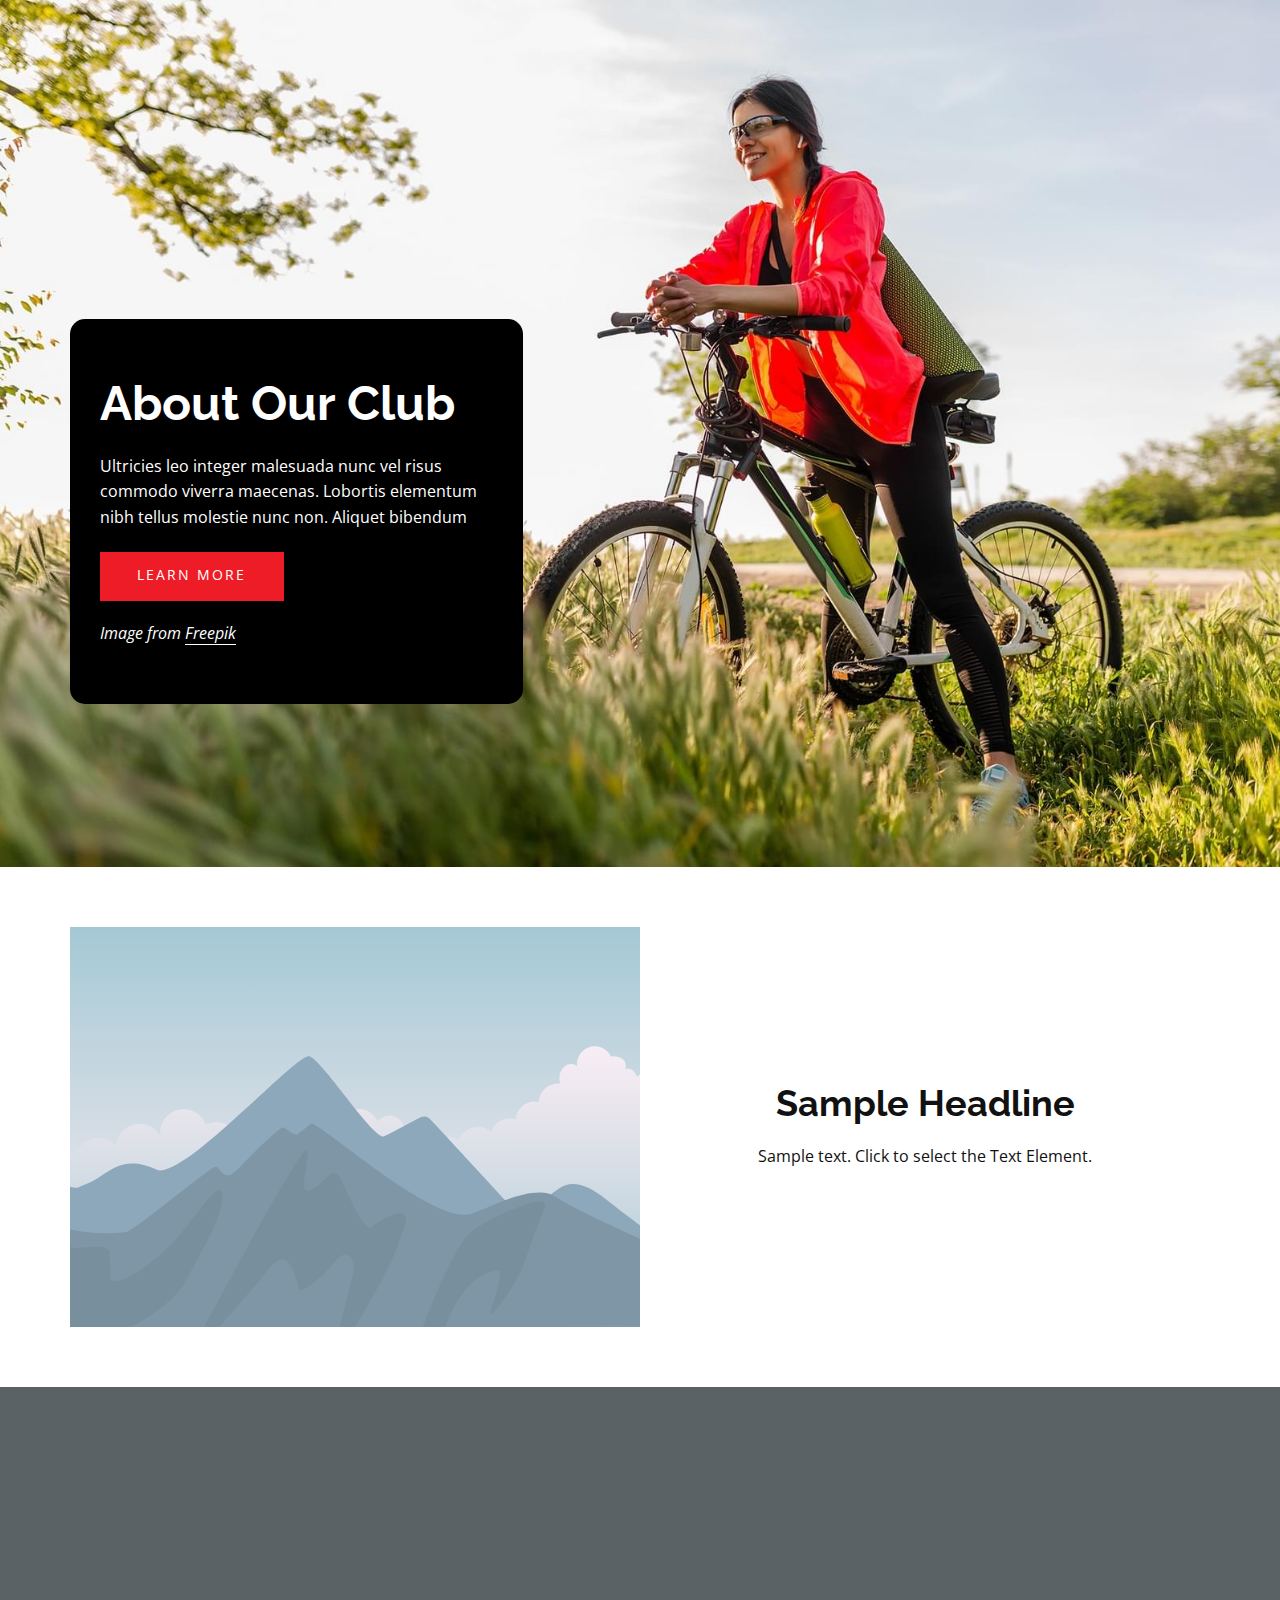
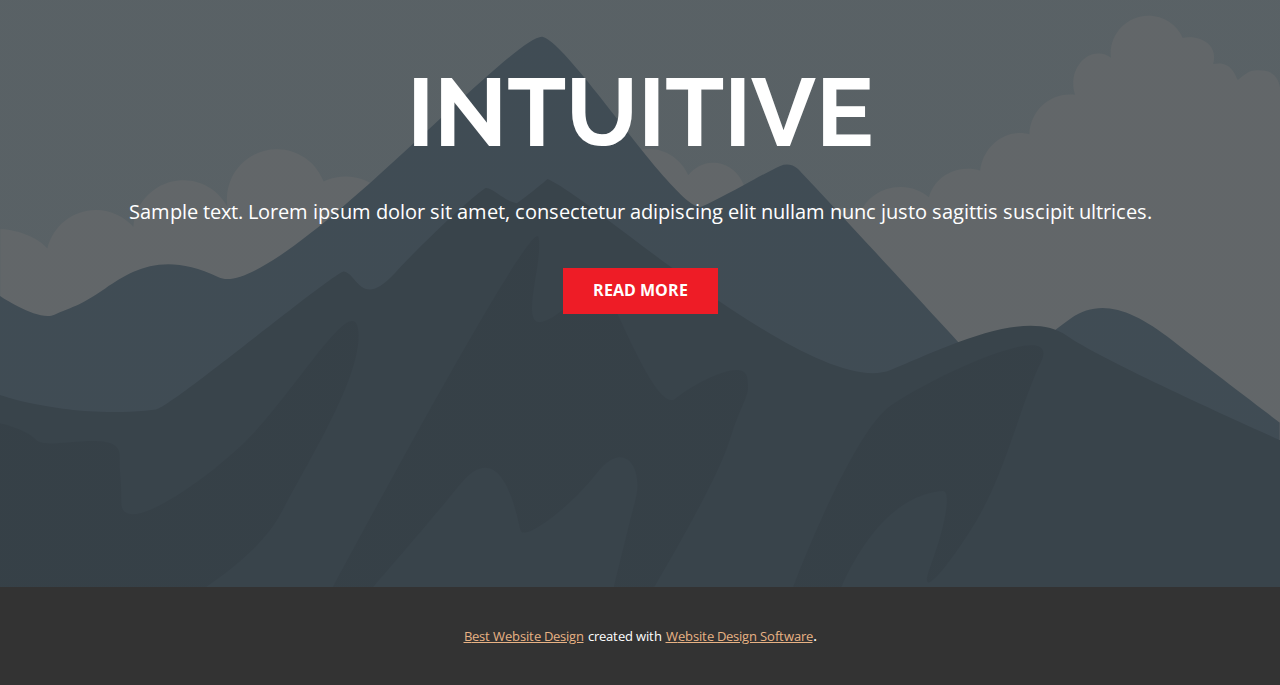
<file: website_style/sample/Page-15.html>
<!DOCTYPE html>
<html style="font-size: 16px;" lang="en"><head>
    <meta name="viewport" content="width=device-width, initial-scale=1.0">
    <meta charset="utf-8">
    <meta name="keywords" content="About Our Club">
    <meta name="description" content="">
    <title>Page 15</title>
    <link rel="stylesheet" href="nicepage.css" media="screen">
<link rel="stylesheet" href="Page-15.css" media="screen">
    <script class="u-script" type="text/javascript" src="jquery-1.9.1.min.js" defer=""></script>
    <script class="u-script" type="text/javascript" src="nicepage.js" defer=""></script>
    <meta name="generator" content="Nicepage 5.5.0, nicepage.com">
    <link id="u-theme-google-font" rel="stylesheet" href="https://fonts.googleapis.com/css?family=Raleway:100,100i,200,200i,300,300i,400,400i,500,500i,600,600i,700,700i,800,800i,900,900i|Open+Sans:300,300i,400,400i,500,500i,600,600i,700,700i,800,800i">
    
    
    
    
    <script type="application/ld+json">{
		"@context": "http://schema.org",
		"@type": "Organization",
		"name": ""
}</script>
    <meta name="theme-color" content="#e8b284">
    <meta property="og:title" content="Page 15">
    <meta property="og:type" content="website">
  <meta data-intl-tel-input-cdn-path="intlTelInput/"></head>
  <body class="u-body u-xl-mode" data-lang="en">
    <section class="u-clearfix u-image u-section-1" id="sec-cceb" data-image-width="1620" data-image-height="1080">
      <div class="u-clearfix u-sheet u-sheet-1">
        <div class="u-align-left u-black u-container-align-left u-container-style u-group u-radius-15 u-shape-round u-group-1">
          <div class="u-container-layout u-valign-middle u-container-layout-1">
            <h2 class="u-align-left u-text u-text-1">About Our Club</h2>
            <p class="u-align-left u-text u-text-2"> Ultricies leo integer malesuada nunc vel risus commodo viverra maecenas. Lobortis elementum nibh tellus molestie nunc non. Aliquet bibendum</p>
            <a href="https://nicepage.best" class="u-active-white u-align-left u-border-none u-btn u-button-style u-hover-white u-palette-2-base u-text-active-black u-text-hover-black u-btn-1" data-animation-name="" data-animation-duration="0" data-animation-delay="0" data-animation-direction="">learn more</a>
            <p class="u-align-left u-text u-text-default u-text-3">Image from <a href="https://www.freepik.com/photos/woman" class="u-border-1 u-border-active-grey-15 u-border-hover-grey-25 u-border-no-left u-border-no-right u-border-no-top u-border-white u-bottom-left-radius-0 u-bottom-right-radius-0 u-btn u-button-link u-button-style u-none u-radius-0 u-text-body-alt-color u-top-left-radius-0 u-top-right-radius-0 u-btn-2" target="_blank">Freepik</a>
            </p>
          </div>
        </div>
      </div>
    </section>
    <section class="u-clearfix u-section-2" id="sec-972b">
      <div class="u-clearfix u-sheet u-sheet-1">
        <div class="u-clearfix u-expanded-width u-layout-wrap u-layout-wrap-1">
          <div class="u-layout">
            <div class="u-layout-row">
              <div class="u-container-style u-image u-layout-cell u-size-30 u-image-1" data-image-width="400" data-image-height="265">
                <div class="u-container-layout u-valign-top u-container-layout-1"></div>
              </div>
              <div class="u-container-align-center u-container-style u-layout-cell u-size-30 u-layout-cell-2">
                <div class="u-container-layout u-valign-middle u-container-layout-2">
                  <h2 class="u-align-center u-text u-text-default u-text-1">Sample Headline</h2>
                  <p class="u-align-center u-text u-text-default u-text-2">Sample text. Click to select the Text Element.</p>
                </div>
              </div>
            </div>
          </div>
        </div>
      </div>
    </section>
    <section class="u-align-center u-clearfix u-image u-shading u-section-3" src="" data-image-width="256" data-image-height="256" id="sec-a4e4">
      <div class="u-clearfix u-sheet u-valign-middle u-sheet-1">
        <h1 class="u-text u-text-default u-title u-text-1">INTUITIVE</h1>
        <p class="u-large-text u-text u-text-default u-text-variant u-text-2">Sample text. Lorem ipsum dolor sit amet, consectetur adipiscing elit nullam nunc justo sagittis suscipit ultrices.</p>
        <a href="#" class="u-btn u-button-style u-palette-2-base u-btn-1">Read More</a>
      </div>
    </section>
    
    
    
    <section class="u-backlink u-clearfix u-grey-80">
      <a class="u-link" href="https://nicepage.com/website-design" target="_blank">
        <span>Best Website Design</span>
      </a>
      <p class="u-text">
        <span>created with</span>
      </p>
      <a class="u-link" href="" target="_blank">
        <span>Website Design Software</span>
      </a>. 
    </section>
  
</body></html>
</file>
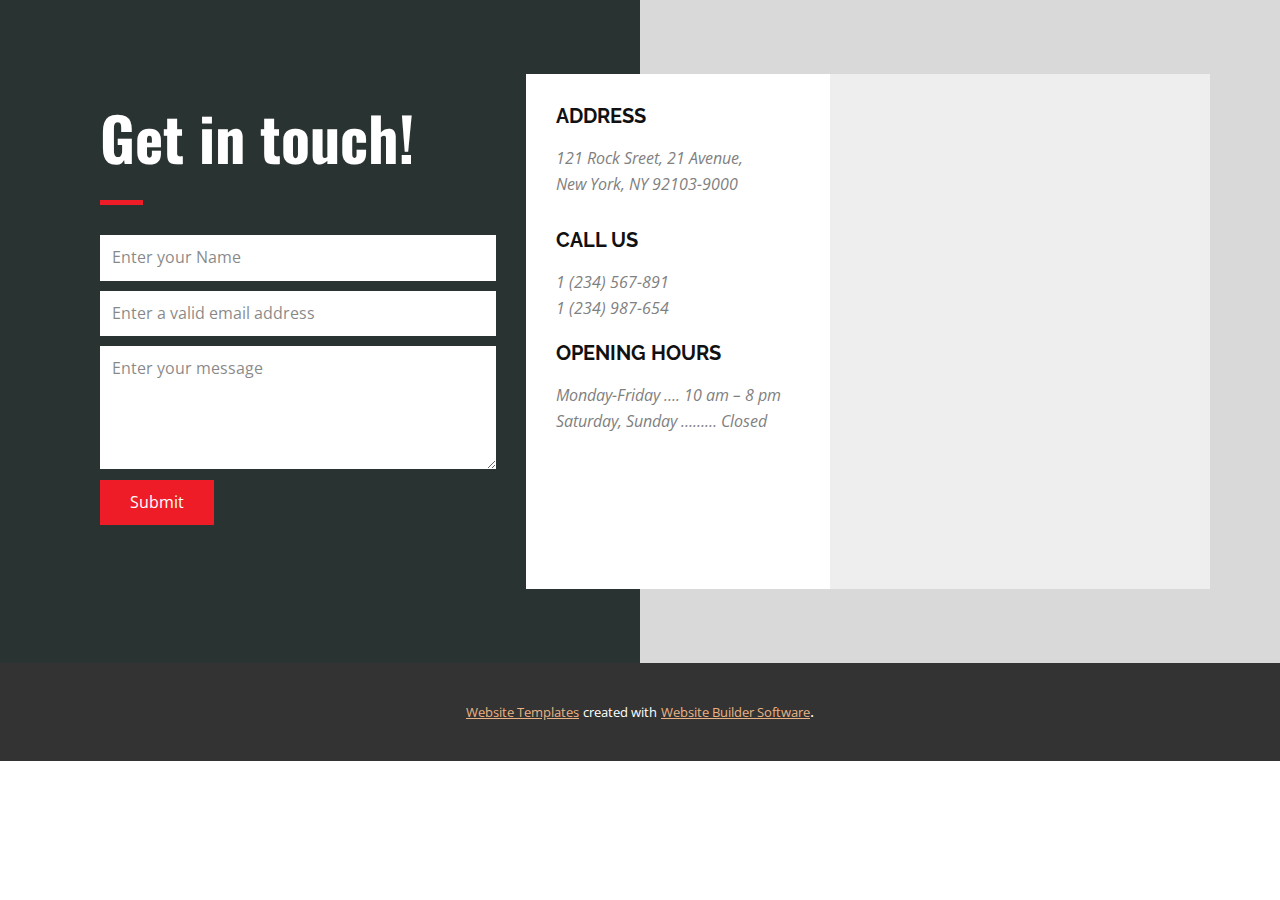
<file: website_style/sample/Страница-2.html>
<!DOCTYPE html>
<html style="font-size: 16px;" lang="en"><head>
    <meta name="viewport" content="width=device-width, initial-scale=1.0">
    <meta charset="utf-8">
    <meta name="keywords" content="Get in touch!">
    <meta name="description" content="">
    <title>Страница 2</title>
    <link rel="stylesheet" href="nicepage.css" media="screen">
<link rel="stylesheet" href="Страница-2.css" media="screen">
    <script class="u-script" type="text/javascript" src="jquery-1.9.1.min.js" defer=""></script>
    <script class="u-script" type="text/javascript" src="nicepage.js" defer=""></script>
    <meta name="generator" content="Nicepage 5.5.0, nicepage.com">
    <meta name="referrer" content="origin">
    <link id="u-theme-google-font" rel="stylesheet" href="https://fonts.googleapis.com/css?family=Raleway:100,100i,200,200i,300,300i,400,400i,500,500i,600,600i,700,700i,800,800i,900,900i|Open+Sans:300,300i,400,400i,500,500i,600,600i,700,700i,800,800i">
    <link id="u-page-google-font" rel="stylesheet" href="https://fonts.googleapis.com/css?family=Oswald:200,300,400,500,600,700">
    
    
    <script type="application/ld+json">{
		"@context": "http://schema.org",
		"@type": "Organization",
		"name": ""
}</script>
    <meta name="theme-color" content="#e8b284">
    <meta property="og:title" content="Страница 2">
    <meta property="og:type" content="website">
  <meta data-intl-tel-input-cdn-path="intlTelInput/"></head>
  <body class="u-body u-xl-mode" data-lang="en">
    <section class="u-clearfix u-grey-15 u-valign-middle-lg u-valign-middle-md u-valign-middle-xl u-section-1" id="carousel_9676">
      <div class="u-expanded-height-lg u-expanded-height-md u-expanded-height-xl u-expanded-width-sm u-expanded-width-xs u-palette-4-dark-3 u-shape u-shape-rectangle u-shape-1"></div>
      <div class="u-clearfix u-layout-wrap u-layout-wrap-1">
        <div class="u-gutter-0 u-layout">
          <div class="u-layout-row">
            <div class="u-align-left u-container-style u-layout-cell u-left-cell u-size-24 u-layout-cell-1">
              <div class="u-container-layout u-valign-top u-container-layout-1">
                <h2 class="u-custom-font u-font-oswald u-text u-text-body-alt-color u-text-1">Get in touch!</h2>
                <div class="u-border-5 u-border-palette-2-base u-line u-line-horizontal u-line-1"></div>
                <div class="u-form u-form-1">
                  <form action="https://forms.nicepagesrv.com/v2/form/process" class="u-clearfix u-form-spacing-10 u-form-vertical u-inner-form" style="padding: 0;" source="email" name="form">
                    <div class="u-form-group u-form-name">
                      <label for="name-8db6" class="u-form-control-hidden u-label">Name</label>
                      <input type="text" placeholder="Enter your Name" id="name-8db6" name="name" class="u-input u-input-rectangle u-white" required="">
                    </div>
                    <div class="u-form-email u-form-group">
                      <label for="email-8db6" class="u-form-control-hidden u-label">Email</label>
                      <input type="email" placeholder="Enter a valid email address" id="email-8db6" name="email" class="u-input u-input-rectangle u-white" required="">
                    </div>
                    <div class="u-form-group u-form-message">
                      <label for="message-8db6" class="u-form-control-hidden u-label">Message</label>
                      <textarea placeholder="Enter your message" rows="4" cols="50" id="message-8db6" name="message" class="u-input u-input-rectangle u-white" required=""></textarea>
                    </div>
                    <div class="u-form-group u-form-submit">
                      <a href="#" class="u-btn u-btn-rectangle u-btn-submit u-button-style u-palette-2-base u-btn-1">Submit</a>
                      <input type="submit" value="submit" class="u-form-control-hidden">
                    </div>
                    <div class="u-form-send-message u-form-send-success"> Thank you! Your message has been sent. </div>
                    <div class="u-form-send-error u-form-send-message"> Unable to send your message. Please fix errors then try again. </div>
                    <input type="hidden" value="" name="recaptchaResponse">
                    <input type="hidden" name="formServices" value="21fedf57923f52a019839157c6c50a76">
                  </form>
                </div>
              </div>
            </div>
            <div class="u-align-left u-container-style u-layout-cell u-size-16-xl u-size-19-lg u-size-19-md u-size-19-sm u-size-19-xs u-white u-layout-cell-2">
              <div class="u-container-layout u-valign-top u-container-layout-2">
                <h5 class="u-text u-text-2">Address</h5>
                <p class="u-text u-text-grey-50 u-text-3">121 Rock Sreet, 21 Avenue, <br>New York, NY 92103-9000
                </p>
                <h5 class="u-text u-text-4">Call Us</h5>
                <p class="u-text u-text-grey-50 u-text-5">1 (234) 567-891 <br>1 (234) 987-654
                </p>
                <h5 class="u-text u-text-6">Opening Hours</h5>
                <p class="u-text u-text-grey-50 u-text-7">Monday-Friday …. 10 am – 8 pm<br>Saturday, Sunday ……… Closed
                </p>
              </div>
            </div>
            <div class="u-align-left u-container-style u-layout-cell u-right-cell u-size-17-lg u-size-17-md u-size-17-sm u-size-17-xs u-size-20-xl u-white u-layout-cell-3">
              <div class="u-container-layout u-valign-top u-container-layout-3">
                <div class="u-expanded u-grey-light-2 u-map">
                  <div class="embed-responsive">
                    <iframe class="embed-responsive-item" src="//maps.google.com/maps?output=embed&amp;q=Manhattan%2C%20New%20York&amp;z=10&amp;t=m" data-map="JTdCJTIyYWRkcmVzcyUyMiUzQSUyMk1hbmhhdHRhbiUyQyUyME5ldyUyMFlvcmslMjIlMkMlMjJ6b29tJTIyJTNBMTAlMkMlMjJ0eXBlSWQlMjIlM0ElMjJyb2FkJTIyJTJDJTIybGFuZyUyMiUzQSUyMiUyMiU3RA=="></iframe>
                  </div>
                </div>
              </div>
            </div>
          </div>
        </div>
      </div>
    </section>
    
    
    
    <section class="u-backlink u-clearfix u-grey-80">
      <a class="u-link" href="https://nicepage.com/website-templates" target="_blank">
        <span>Website Templates</span>
      </a>
      <p class="u-text">
        <span>created with</span>
      </p>
      <a class="u-link" href="" target="_blank">
        <span>Website Builder Software</span>
      </a>. 
    </section>
  
</body></html>
</file>
<file: website_style/sample/Page-15.css>
.u-section-1 {
  background-image: url("images/fgfgtt.jpg");
  background-position: 50% 12.63%;
}

.u-section-1 .u-sheet-1 {
  min-height: 867px;
}

.u-section-1 .u-group-1 {
  width: 453px;
  min-height: 385px;
  height: auto;
  background-image: none;
  margin: 319px auto 60px 0;
}

.u-section-1 .u-container-layout-1 {
  padding: 30px;
}

.u-section-1 .u-text-1 {
  font-weight: 700;
  font-size: 3rem;
  margin: 0;
}

.u-section-1 .u-text-2 {
  margin: 24px 0 0;
}

.u-section-1 .u-btn-1 {
  font-size: 0.875rem;
  text-transform: uppercase;
  letter-spacing: 2px;
  background-image: none;
  margin: 22px auto 0 0;
  padding: 12px 38px 14px 37px;
}

.u-section-1 .u-text-3 {
  font-size: 1rem;
  letter-spacing: 0px;
  font-style: italic;
  text-align: left;
  margin: 20px auto 0 0;
}

.u-section-1 .u-btn-2 {
  border-style: solid;
  font-style: italic;
  padding: 0;
}

@media (max-width: 1199px) {
  .u-section-1 .u-sheet-1 {
    min-height: 734px;
  }

  .u-section-1 .u-group-1 {
    margin-top: 289px;
    height: auto;
  }
}

@media (max-width: 991px) {
  .u-section-1 .u-group-1 {
    min-height: 356px;
    margin-top: 318px;
  }
}

@media (max-width: 767px) {
  .u-section-1 .u-group-1 {
    width: 428px;
  }

  .u-section-1 .u-container-layout-1 {
    padding-left: 20px;
    padding-right: 20px;
  }
}

@media (max-width: 575px) {
  .u-section-1 .u-group-1 {
    width: 279px;
  }

  .u-section-1 .u-text-1 {
    font-size: 1.5rem;
  }
}.u-section-2 .u-sheet-1 {
  min-height: 400px;
}

.u-section-2 .u-layout-wrap-1 {
  margin-top: 60px;
  margin-bottom: 60px;
  position: relative;
}

.u-section-2 .u-image-1 {
  min-height: 400px;
  background-image: url("[data-uri]");
}

.u-section-2 .u-container-layout-1 {
  padding: 30px;
}

.u-section-2 .u-layout-cell-2 {
  min-height: 400px;
}

.u-section-2 .u-container-layout-2 {
  padding: 30px;
}

.u-section-2 .u-text-1 {
  margin: 0 auto;
}

.u-section-2 .u-text-2 {
  margin: 20px auto 0;
}

@media (max-width: 1199px) {
  .u-section-2 .u-sheet-1 {
    min-height: 330px;
  }

  .u-section-2 .u-image-1 {
    min-height: 330px;
  }

  .u-section-2 .u-layout-cell-2 {
    min-height: 330px;
  }
}

@media (max-width: 991px) {
  .u-section-2 .u-sheet-1 {
    min-height: 253px;
  }

  .u-section-2 .u-image-1 {
    min-height: 253px;
  }

  .u-section-2 .u-layout-cell-2 {
    min-height: 100px;
  }
}

@media (max-width: 767px) {
  .u-section-2 .u-sheet-1 {
    min-height: 480px;
  }

  .u-section-2 .u-image-1 {
    min-height: 380px;
  }

  .u-section-2 .u-container-layout-1 {
    padding-left: 10px;
    padding-right: 10px;
  }

  .u-section-2 .u-container-layout-2 {
    padding-left: 10px;
    padding-right: 10px;
  }
}

@media (max-width: 575px) {
  .u-section-2 .u-sheet-1 {
    min-height: 339px;
  }

  .u-section-2 .u-image-1 {
    min-height: 239px;
  }
} .u-section-3 {
  background-image: linear-gradient(0deg, rgba(0,0,0,0.55), rgba(0,0,0,0.55)), url("[data-uri]");
  background-position: 50% 50%;
}

.u-section-3 .u-sheet-1 {
  min-height: 800px;
}

.u-section-3 .u-text-1 {
  font-size: 6rem;
  font-weight: 700;
  margin: 60px auto 0;
}

.u-section-3 .u-text-2 {
  margin: 30px auto 0;
}

.u-section-3 .u-btn-1 {
  background-image: none;
  text-transform: uppercase;
  font-weight: 700;
  margin: 40px auto 60px;
}

@media (max-width: 1199px) {
  .u-section-3 .u-sheet-1 {
    min-height: 660px;
  }
}

@media (max-width: 991px) {
  .u-section-3 .u-sheet-1 {
    min-height: 506px;
  }
}

@media (max-width: 767px) {
  .u-section-3 .u-sheet-1 {
    min-height: 380px;
  }
}

@media (max-width: 575px) {
  .u-section-3 .u-sheet-1 {
    min-height: 239px;
  }

  .u-section-3 .u-text-1 {
    font-size: 3.75rem;
  }
}
</file>
<file: website_style/sample/About-1.css>
.u-section-1 {
  min-height: 704px;
}

.u-section-1 .u-layout-wrap-1 {
  pointer-events: auto;
  width: calc(((100% - 1140px) / 2) + 1140px);
  margin: 60px 0 60px auto;
}

.u-section-1 .u-layout-cell-1 {
  min-height: 584px;
  pointer-events: auto;
}

.u-section-1 .u-container-layout-1 {
  padding: 30px 29px;
}

.u-section-1 .u-text-1 {
  text-align: left;
  font-weight: 700;
  font-size: 3rem;
  margin: 76px 1px 0;
}

.u-section-1 .u-text-2 {
  line-height: 1.8;
  font-size: 1.125rem;
  font-style: normal;
  margin: 31px 1px 0;
}

.u-section-1 .u-text-3 {
  text-align: left;
  margin: 30px 1px 0;
}

.u-section-1 .u-btn-1 {
  padding: 0;
}

.u-section-1 .u-btn-2 {
  letter-spacing: 1px;
  transition-duration: 0.5s;
  text-transform: none;
  font-weight: 600;
  background-image: none;
  border-style: solid;
  margin: 20px auto 0 1px;
  padding: 18px 57px 19px;
}

.u-section-1 .u-btn-3 {
  letter-spacing: 1px;
  transition-duration: 0.5s;
  text-transform: none;
  font-weight: 600;
  background-image: none;
  border-style: solid;
  margin: -71px 45px 0 auto;
  padding: 18px 57px 19px;
}

.u-section-1 .u-image-1 {
  min-height: 584px;
  pointer-events: auto;
  background-image: url("https://assets.nicepagecdn.com/11a8ddce/3941494/images/34839191_8232287.png");
  background-position: 0% 50%;
}

.u-section-1 .u-container-layout-2 {
  padding: 0 30px;
}

@media (max-width: 1199px) {
   .u-section-1 {
    min-height: 625px;
  }

  .u-section-1 .u-layout-wrap-1 {
    width: calc(((100% - 940px) / 2) + 940px);
    margin-bottom: 0;
  }

  .u-section-1 .u-layout-cell-1 {
    min-height: 565px;
  }

  .u-section-1 .u-text-1 {
    font-size: 2.25rem;
    margin-top: 0;
    margin-left: 0;
    margin-right: 0;
  }

  .u-section-1 .u-text-2 {
    margin-left: 0;
    margin-right: 0;
  }

  .u-section-1 .u-text-3 {
    margin-left: 0;
    margin-right: 0;
  }

  .u-section-1 .u-btn-2 {
    margin-left: 0;
  }

  .u-section-1 .u-btn-3 {
    margin-top: 30px;
    margin-right: auto;
    margin-left: 0;
  }

  .u-section-1 .u-image-1 {
    min-height: 565px;
  }
}

@media (max-width: 991px) {
   .u-section-1 {
    min-height: 734px;
  }

  .u-section-1 .u-layout-wrap-1 {
    width: calc(((100% - 720px) / 2) + 720px);
    margin-bottom: 60px;
  }

  .u-section-1 .u-layout-cell-1 {
    min-height: 614px;
  }

  .u-section-1 .u-container-layout-1 {
    padding-bottom: 25px;
  }

  .u-section-1 .u-text-1 {
    width: auto;
  }

  .u-section-1 .u-image-1 {
    min-height: 614px;
  }
}

@media (max-width: 767px) {
   .u-section-1 {
    min-height: 1051px;
  }

  .u-section-1 .u-layout-wrap-1 {
    width: calc(((100% - 540px) / 2) + 540px);
    margin-top: 19px;
  }

  .u-section-1 .u-layout-cell-1 {
    min-height: 417px;
  }

  .u-section-1 .u-container-layout-1 {
    padding-left: 10px;
    padding-right: 10px;
  }

  .u-section-1 .u-btn-3 {
    margin-top: -71px;
    margin-right: 47px;
    margin-left: auto;
  }

  .u-section-1 .u-image-1 {
    min-height: 554px;
  }

  .u-section-1 .u-container-layout-2 {
    padding-left: 10px;
    padding-right: 10px;
  }
}

@media (max-width: 575px) {
   .u-section-1 {
    min-height: 731px;
  }

  .u-section-1 .u-layout-wrap-1 {
    width: calc(((100% - 340px) / 2) + 340px);
    margin-bottom: 19px;
    margin-left: calc(((100% - 1140px) / 2) + 400px);
  }

  .u-section-1 .u-layout-cell-1 {
    min-height: 536px;
  }

  .u-section-1 .u-text-1 {
    font-size: 1.875rem;
  }

  .u-section-1 .u-btn-3 {
    margin-top: 27px;
    margin-right: auto;
    margin-left: 0;
  }

  .u-section-1 .u-image-1 {
    min-height: 349px;
  }
} .u-section-2 {
  background-image: none;
}

.u-section-2 .u-sheet-1 {
  min-height: 646px;
}

.u-section-2 .u-list-1 {
  grid-template-rows: repeat(2, auto);
  width: 920px;
  margin: 60px auto -11px;
}

.u-section-2 .u-repeater-1 {
  grid-template-columns: repeat(3, calc(33.3333% - 13.3333px));
  min-height: 526px;
  grid-gap: 20px;
}

.u-section-2 .u-list-item-1 {
  background-image: none;
}

.u-section-2 .u-container-layout-1 {
  padding: 30px;
}

.u-section-2 .u-icon-1 {
  height: 48px;
  width: 48px;
  background-image: none;
  margin: 47px auto 0;
}

.u-section-2 .u-text-1 {
  font-weight: 700;
  margin: 20px auto 0;
}

.u-section-2 .u-list-item-2 {
  background-image: none;
}

.u-section-2 .u-container-layout-2 {
  padding: 30px;
}

.u-section-2 .u-icon-2 {
  height: 48px;
  width: 48px;
  background-image: none;
  margin: 47px auto 0;
}

.u-section-2 .u-text-2 {
  font-weight: 700;
  margin: 20px auto 0;
}

.u-section-2 .u-list-item-3 {
  background-image: none;
}

.u-section-2 .u-container-layout-3 {
  padding: 30px;
}

.u-section-2 .u-icon-3 {
  height: 48px;
  width: 48px;
  background-image: none;
  margin: 47px auto 0;
}

.u-section-2 .u-text-3 {
  font-weight: 700;
  margin: 20px auto 0;
}

.u-section-2 .u-list-item-4 {
  background-image: none;
}

.u-section-2 .u-container-layout-4 {
  padding: 30px;
}

.u-section-2 .u-icon-4 {
  height: 48px;
  width: 48px;
  background-image: none;
  margin: 47px auto 0;
}

.u-section-2 .u-text-4 {
  font-weight: 700;
  margin: 20px auto 0;
}

.u-section-2 .u-list-item-5 {
  background-image: none;
}

.u-section-2 .u-container-layout-5 {
  padding: 30px;
}

.u-section-2 .u-icon-5 {
  height: 48px;
  width: 48px;
  margin: 47px auto 0;
}

.u-section-2 .u-text-5 {
  font-weight: 700;
  margin: 20px auto 0;
}

.u-section-2 .u-list-item-6 {
  background-image: none;
}

.u-section-2 .u-container-layout-6 {
  padding: 30px;
}

.u-section-2 .u-icon-6 {
  height: 48px;
  width: 48px;
  background-image: none;
  margin: 47px auto 0;
}

.u-section-2 .u-text-6 {
  font-weight: 700;
  margin: 20px auto 0;
}

@media (max-width: 1199px) {
  .u-section-2 .u-repeater-1 {
    grid-template-columns: repeat(3, calc(33.333333333333336% - 13.3333px));
  }
}

@media (max-width: 991px) {
  .u-section-2 .u-sheet-1 {
    min-height: 784px;
  }

  .u-section-2 .u-list-1 {
    margin-bottom: -151px;
    margin-right: initial;
    margin-left: initial;
    width: auto;
  }

  .u-section-2 .u-repeater-1 {
    grid-template-columns: repeat(2, calc(50% - 9.99997px));
    min-height: 664px;
  }

  .u-section-2 .u-icon-1 {
    margin-top: 0;
  }

  .u-section-2 .u-icon-2 {
    margin-top: 0;
  }

  .u-section-2 .u-icon-3 {
    margin-top: 0;
  }

  .u-section-2 .u-icon-4 {
    margin-top: 0;
  }

  .u-section-2 .u-icon-5 {
    margin-top: 0;
  }

  .u-section-2 .u-icon-6 {
    margin-top: 0;
  }
}

@media (max-width: 767px) {
  .u-section-2 .u-sheet-1 {
    min-height: 995px;
  }

  .u-section-2 .u-list-1 {
    margin-bottom: 60px;
    width: auto;
    margin-right: initial;
    margin-left: initial;
  }

  .u-section-2 .u-repeater-1 {
    grid-template-columns: 100%;
  }

  .u-section-2 .u-container-layout-1 {
    padding-left: 10px;
    padding-right: 10px;
  }

  .u-section-2 .u-container-layout-2 {
    padding-left: 10px;
    padding-right: 10px;
  }

  .u-section-2 .u-container-layout-3 {
    padding-left: 10px;
    padding-right: 10px;
  }

  .u-section-2 .u-container-layout-4 {
    padding-left: 10px;
    padding-right: 10px;
  }

  .u-section-2 .u-container-layout-5 {
    padding-left: 10px;
    padding-right: 10px;
  }

  .u-section-2 .u-container-layout-6 {
    padding-left: 10px;
    padding-right: 10px;
  }
}.u-section-3 .u-sheet-1 {
  min-height: 784px;
}

.u-section-3 .u-layout-wrap-1 {
  margin-top: 30px;
  margin-bottom: 50px;
}

.u-section-3 .u-layout-cell-1 {
  min-height: 694px;
}

.u-section-3 .u-container-layout-1 {
  padding: 30px 49px;
}

.u-section-3 .u-text-1 {
  font-size: 2.25rem;
  font-weight: 700;
  margin: 15px 1px 0;
}

.u-section-3 .u-text-2 {
  font-size: 1rem;
  line-height: 2;
  margin: 39px 1px 0;
}

.u-section-3 .u-btn-1 {
  background-image: none;
  padding: 0;
}

.u-section-3 .u-btn-2 {
  background-image: none;
  letter-spacing: 0px;
  font-size: 1rem;
  border-style: solid;
  text-transform: none;
  margin: 30px auto 0 0;
  padding: 19px 52px 20px 51px;
}

.u-section-3 .u-layout-cell-2 {
  min-height: 639px;
  background-image: none;
}

.u-section-3 .u-container-layout-2 {
  padding: 30px 30px 25px;
}

.u-section-3 .u-accordion-1 {
  margin: 0 auto 0 0;
}

.u-section-3 .u-accordion-item-1 {
  margin-left: auto;
  margin-right: auto;
}

.u-section-3 .u-accordion-link-1 {
  background-image: none;
  font-weight: 700;
  margin-left: auto;
  margin-right: auto;
  padding: 30px;
}

.u-section-3 .u-icon-1 {
  height: 40px;
  width: 40px;
  background-image: none;
  padding: 10px;
}

.u-section-3 .u-accordion-pane-1 {
  min-height: 150px;
  background-image: none;
  margin-left: auto;
  margin-right: 0;
}

.u-section-3 .u-container-layout-3 {
  padding: 30px;
}

.u-section-3 .u-text-3 {
  font-weight: 700;
  margin: 0;
}

.u-section-3 .u-text-4 {
  margin-left: 0;
  margin-right: 103px;
  line-height: 1.6;
  margin-top: 20px;
}

.u-section-3 .u-accordion-item-2 {
  margin-left: auto;
  margin-right: auto;
}

.u-section-3 .u-accordion-link-2 {
  background-image: none;
  font-weight: 700;
  margin-left: auto;
  margin-right: auto;
  padding: 30px;
}

.u-section-3 .u-icon-2 {
  height: 40px;
  width: 40px;
  background-image: none;
  padding: 10px;
}

.u-section-3 .u-accordion-pane-2 {
  min-height: 150px;
  background-image: none;
}

.u-section-3 .u-container-layout-4 {
  padding: 30px;
}

.u-section-3 .u-text-5 {
  line-height: 1.6;
  margin: 0;
}

.u-section-3 .u-accordion-item-3 {
  margin-left: auto;
  margin-right: auto;
}

.u-section-3 .u-accordion-link-3 {
  background-image: none;
  font-weight: 700;
  margin-left: auto;
  margin-right: auto;
  padding: 30px;
}

.u-section-3 .u-icon-3 {
  height: 40px;
  width: 40px;
  background-image: none;
  padding: 10px;
}

.u-section-3 .u-accordion-pane-3 {
  min-height: 150px;
  background-image: none;
}

.u-section-3 .u-container-layout-5 {
  padding: 30px;
}

.u-section-3 .u-text-6 {
  margin: 0;
}

@media (max-width: 1199px) {
  .u-section-3 .u-sheet-1 {
    min-height: 670px;
  }

  .u-section-3 .u-layout-cell-1 {
    min-height: 572px;
  }

  .u-section-3 .u-text-1 {
    font-size: 3rem;
    margin-right: 0;
    margin-left: 0;
  }

  .u-section-3 .u-text-2 {
    margin-left: 0;
    margin-right: 0;
  }

  .u-section-3 .u-layout-cell-2 {
    min-height: 527px;
  }

  .u-section-3 .u-accordion-1 {
    margin-right: initial;
    margin-left: initial;
  }

  .u-section-3 .u-text-4 {
    margin-right: 3px;
  }
}

@media (max-width: 991px) {
  .u-section-3 .u-sheet-1 {
    min-height: 237px;
  }

  .u-section-3 .u-layout-cell-1 {
    min-height: 100px;
  }

  .u-section-3 .u-container-layout-1 {
    padding-left: 30px;
    padding-right: 30px;
  }

  .u-section-3 .u-layout-cell-2 {
    min-height: 100px;
  }

  .u-section-3 .u-text-4 {
    margin-right: 0;
  }
}

@media (max-width: 767px) {
  .u-section-3 .u-sheet-1 {
    min-height: 337px;
  }

  .u-section-3 .u-container-layout-1 {
    padding-left: 10px;
    padding-right: 10px;
  }

  .u-section-3 .u-text-1 {
    font-size: 2.25rem;
  }

  .u-section-3 .u-container-layout-2 {
    padding-left: 10px;
    padding-right: 10px;
  }

  .u-section-3 .u-container-layout-3 {
    padding-left: 10px;
    padding-right: 10px;
  }

  .u-section-3 .u-container-layout-4 {
    padding-left: 10px;
    padding-right: 10px;
  }

  .u-section-3 .u-container-layout-5 {
    padding-left: 10px;
    padding-right: 10px;
  }
}

@media (max-width: 575px) {
  .u-section-3 .u-text-1 {
    font-size: 1.5rem;
  }
} .u-section-4 {
  background-image: none;
}

.u-section-4 .u-sheet-1 {
  min-height: 661px;
}

.u-section-4 .u-list-1 {
  margin-top: 60px;
  margin-bottom: -38px;
}

.u-section-4 .u-repeater-1 {
  grid-template-columns: repeat(3, calc(33.3333% - 10px));
  min-height: 523px;
  grid-gap: 15px;
}

.u-section-4 .u-container-layout-1 {
  padding: 30px 10px;
}

.u-section-4 .u-text-1 {
  font-size: 3.75rem;
  font-weight: 700;
  margin: 0 auto 0 0;
}

.u-section-4 .u-text-2 {
  font-size: 3rem;
  font-weight: 700;
  margin: -48px 0 0 107px;
}

.u-section-4 .u-text-3 {
  font-weight: 500;
  font-style: normal;
  margin: 48px 0 0;
}

.u-section-4 .u-container-layout-2 {
  padding: 30px 10px;
}

.u-section-4 .u-text-4 {
  font-size: 3.75rem;
  font-weight: 700;
  margin: 0 auto 0 0;
}

.u-section-4 .u-text-5 {
  font-size: 3rem;
  font-weight: 700;
  margin: -48px 0 0 107px;
}

.u-section-4 .u-text-6 {
  font-weight: 500;
  font-style: normal;
  margin: 48px 0 0;
}

.u-section-4 .u-container-layout-3 {
  padding: 30px 10px;
}

.u-section-4 .u-text-7 {
  font-size: 3.75rem;
  font-weight: 700;
  margin: 0 auto 0 0;
}

.u-section-4 .u-text-8 {
  font-size: 3rem;
  font-weight: 700;
  margin: -48px 0 0 107px;
}

.u-section-4 .u-text-9 {
  font-weight: 500;
  font-style: normal;
  margin: 48px 0 0;
}

.u-section-4 .u-container-layout-4 {
  padding: 30px 10px;
}

.u-section-4 .u-text-10 {
  font-size: 3.75rem;
  font-weight: 700;
  margin: 0 auto 0 0;
}

.u-section-4 .u-text-11 {
  font-size: 3rem;
  font-weight: 700;
  margin: -48px 0 0 107px;
}

.u-section-4 .u-text-12 {
  font-weight: 500;
  font-style: normal;
  margin: 48px 0 0;
}

.u-section-4 .u-container-layout-5 {
  padding: 30px 10px;
}

.u-section-4 .u-text-13 {
  font-size: 3.75rem;
  font-weight: 700;
  margin: 0 auto 0 0;
}

.u-section-4 .u-text-14 {
  font-size: 3rem;
  font-weight: 700;
  margin: -48px 0 0 107px;
}

.u-section-4 .u-text-15 {
  font-weight: 500;
  font-style: normal;
  margin: 48px 0 0;
}

.u-section-4 .u-container-layout-6 {
  padding: 30px 10px;
}

.u-section-4 .u-text-16 {
  font-size: 3.75rem;
  font-weight: 700;
  margin: 0 auto 0 0;
}

.u-section-4 .u-text-17 {
  font-size: 3rem;
  font-weight: 700;
  margin: -48px 0 0 107px;
}

.u-section-4 .u-text-18 {
  font-weight: 500;
  font-style: normal;
  margin: 48px 0 0;
}

@media (max-width: 1199px) {
  .u-section-4 .u-sheet-1 {
    min-height: 759px;
  }

  .u-section-4 .u-list-1 {
    margin-bottom: 60px;
  }

  .u-section-4 .u-repeater-1 {
    grid-template-columns: repeat(3, calc(33.333333333333336% - 10px));
    min-height: 431px;
  }

  .u-section-4 .u-text-2 {
    margin-top: 20px;
    margin-left: 0;
  }

  .u-section-4 .u-text-5 {
    margin-top: 20px;
    margin-left: 0;
  }

  .u-section-4 .u-text-8 {
    margin-top: 20px;
    margin-left: 0;
  }

  .u-section-4 .u-text-11 {
    margin-top: 20px;
    margin-left: 0;
  }

  .u-section-4 .u-text-14 {
    margin-top: 20px;
    margin-left: 0;
  }

  .u-section-4 .u-text-17 {
    margin-top: 20px;
    margin-left: 0;
  }
}

@media (max-width: 991px) {
  .u-section-4 .u-repeater-1 {
    grid-template-columns: repeat(2, calc(50% - 7.5px));
    min-height: 755px;
  }
}

@media (max-width: 767px) {
  .u-section-4 .u-repeater-1 {
    grid-template-columns: 100%;
  }
}

@media (max-width: 575px) {
  .u-section-4 .u-text-1 {
    font-size: 1.5rem;
  }

  .u-section-4 .u-text-4 {
    font-size: 1.5rem;
  }

  .u-section-4 .u-text-7 {
    font-size: 1.5rem;
  }

  .u-section-4 .u-text-10 {
    font-size: 1.5rem;
  }

  .u-section-4 .u-text-13 {
    font-size: 1.5rem;
  }

  .u-section-4 .u-text-16 {
    font-size: 1.5rem;
  }
}.u-section-5 .u-sheet-1 {
  min-height: 644px;
}

.u-section-5 .u-layout-wrap-1 {
  margin-top: 0;
  margin-bottom: 0;
}

.u-section-5 .u-layout-cell-1 {
  min-height: 644px;
}

.u-section-5 .u-container-layout-1 {
  padding: 30px 28px;
}

.u-section-5 .u-text-1 {
  letter-spacing: normal;
  font-size: 1.25rem;
  font-weight: 700;
  text-transform: none;
  margin: 100px auto 0 3px;
}

.u-section-5 .u-text-2 {
  margin: 22px auto 0 3px;
}

.u-section-5 .u-btn-1 {
  background-image: none;
  padding: 0;
}

.u-section-5 .u-text-3 {
  text-align: left;
  margin: 34px 0 0 3px;
}

.u-section-5 .u-text-4 {
  font-size: 1.25rem;
  font-weight: 300;
  text-align: left;
  margin: 20px auto 0 3px;
}

.u-section-5 .u-btn-2 {
  border-style: none;
  font-weight: 700;
  font-size: 1.25rem;
  letter-spacing: 1px;
  margin: 30px auto 0 3px;
  padding: 0;
}

.u-section-5 .u-layout-cell-2 {
  min-height: 644px;
}

.u-section-5 .u-container-layout-2 {
  padding: 0 30px;
}

.u-section-5 .u-image-1 {
  height: 617px;
  width: 357px;
  margin: 0 auto;
}

@media (max-width: 1199px) {
  .u-section-5 .u-sheet-1 {
    min-height: 531px;
  }

  .u-section-5 .u-layout-cell-1 {
    min-height: 531px;
  }

  .u-section-5 .u-text-1 {
    font-size: 3rem;
  }

  .u-section-5 .u-layout-cell-2 {
    min-height: 531px;
  }
}

@media (max-width: 991px) {
  .u-section-5 .u-sheet-1 {
    min-height: 407px;
  }

  .u-section-5 .u-layout-cell-1 {
    min-height: 100px;
  }

  .u-section-5 .u-layout-cell-2 {
    min-height: 407px;
  }

  .u-section-5 .u-image-1 {
    height: 518px;
    width: 300px;
  }
}

@media (max-width: 767px) {
  .u-section-5 .u-sheet-1 {
    min-height: 711px;
  }

  .u-section-5 .u-container-layout-1 {
    padding-left: 10px;
    padding-right: 10px;
  }

  .u-section-5 .u-text-1 {
    font-size: 2.25rem;
    margin-top: 0;
  }

  .u-section-5 .u-layout-cell-2 {
    min-height: 611px;
  }

  .u-section-5 .u-container-layout-2 {
    padding-left: 10px;
    padding-right: 10px;
  }
}

@media (max-width: 575px) {
  .u-section-5 .u-sheet-1 {
    min-height: 485px;
  }

  .u-section-5 .u-text-1 {
    font-size: 1.5rem;
  }

  .u-section-5 .u-layout-cell-2 {
    min-height: 385px;
  }
}.u-section-6 .u-sheet-1 {
  min-height: 511px;
}

.u-section-6 .u-text-1 {
  font-size: 3rem;
  font-weight: 700;
  margin: 65px 172px 0 0;
}

.u-section-6 .u-list-1 {
  grid-template-rows: repeat(1, auto);
  margin-top: 36px;
  margin-bottom: 60px;
}

.u-section-6 .u-repeater-1 {
  grid-template-columns: repeat(4, 25%);
  min-height: 291px;
  grid-gap: 0px;
}

.u-section-6 .u-container-layout-1 {
  padding: 30px;
}

.u-section-6 .u-group-1 {
  width: 187px;
  min-height: 187px;
  background-image: none;
  text-shadow: 0px 0px 0 rgba(0,0,0,0);
  height: auto;
  margin: 0 auto;
}

.u-section-6 .u-text-2 {
  font-size: 3rem;
  font-weight: 700;
  margin: 0 auto;
}

.u-section-6 .u-text-3 {
  font-size: 1.5rem;
  letter-spacing: 0px;
  font-weight: 700;
  text-transform: none;
  margin: 29px auto 0;
}

.u-section-6 .u-container-layout-3 {
  padding: 30px;
}

.u-section-6 .u-group-2 {
  width: 187px;
  min-height: 187px;
  background-image: none;
  text-shadow: 0px 0px 0 rgba(0,0,0,0);
  height: auto;
  margin: 0 auto;
}

.u-section-6 .u-text-4 {
  font-size: 3rem;
  font-weight: 700;
  margin: 0 auto;
}

.u-section-6 .u-text-5 {
  font-size: 1.5rem;
  letter-spacing: 0px;
  font-weight: 700;
  text-transform: none;
  margin: 29px auto 0;
}

.u-section-6 .u-container-layout-5 {
  padding: 30px;
}

.u-section-6 .u-group-3 {
  width: 187px;
  min-height: 187px;
  background-image: none;
  text-shadow: 0px 0px 0 rgba(0,0,0,0);
  height: auto;
  margin: 0 auto;
}

.u-section-6 .u-text-6 {
  font-size: 3rem;
  font-weight: 700;
  margin: 0 auto;
}

.u-section-6 .u-text-7 {
  font-size: 1.5rem;
  letter-spacing: 0px;
  font-weight: 700;
  text-transform: none;
  margin: 29px auto 0;
}

.u-section-6 .u-container-layout-7 {
  padding: 30px;
}

.u-section-6 .u-group-4 {
  width: 187px;
  min-height: 187px;
  background-image: none;
  text-shadow: 0px 0px 0 rgba(0,0,0,0);
  height: auto;
  margin: 0 auto;
}

.u-section-6 .u-text-8 {
  font-size: 3rem;
  font-weight: 700;
  margin: 0 auto;
}

.u-section-6 .u-text-9 {
  font-size: 1.5rem;
  letter-spacing: 0px;
  font-weight: 700;
  text-transform: none;
  margin: 29px auto 0;
}

@media (max-width: 1199px) {
  .u-section-6 .u-text-1 {
    margin-right: 0;
  }

  .u-section-6 .u-repeater-1 {
    min-height: 240px;
  }

  .u-section-6 .u-group-1 {
    height: auto;
  }

  .u-section-6 .u-group-2 {
    height: auto;
  }

  .u-section-6 .u-group-3 {
    height: auto;
  }

  .u-section-6 .u-group-4 {
    height: auto;
  }
}

@media (max-width: 991px) {
  .u-section-6 .u-sheet-1 {
    min-height: 841px;
  }

  .u-section-6 .u-list-1 {
    margin-bottom: -48px;
  }

  .u-section-6 .u-repeater-1 {
    grid-template-columns: repeat(2, 50%);
    min-height: 627px;
  }
}

@media (max-width: 767px) {
  .u-section-6 .u-sheet-1 {
    min-height: 1361px;
  }

  .u-section-6 .u-text-1 {
    width: auto;
    margin-top: 0;
    font-size: 2.25rem;
  }

  .u-section-6 .u-repeater-1 {
    grid-template-columns: 100%;
  }

  .u-section-6 .u-container-layout-1 {
    padding-left: 10px;
    padding-right: 10px;
  }

  .u-section-6 .u-container-layout-3 {
    padding-left: 10px;
    padding-right: 10px;
  }

  .u-section-6 .u-container-layout-5 {
    padding-left: 10px;
    padding-right: 10px;
  }

  .u-section-6 .u-container-layout-7 {
    padding-left: 10px;
    padding-right: 10px;
  }
}

@media (max-width: 575px) {
  .u-section-6 .u-sheet-1 {
    min-height: 1282px;
  }

  .u-section-6 .u-text-1 {
    font-size: 1.5rem;
  }

  .u-section-6 .u-text-2 {
    font-size: 1.5rem;
  }

  .u-section-6 .u-text-4 {
    font-size: 1.5rem;
  }

  .u-section-6 .u-text-6 {
    font-size: 1.5rem;
  }

  .u-section-6 .u-text-8 {
    font-size: 1.5rem;
  }
} .u-section-7 {
  background-image: none;
}

.u-section-7 .u-sheet-1 {
  min-height: 716px;
}

.u-section-7 .u-group-1 {
  min-height: 463px;
  width: 451px;
  height: auto;
  background-image: none;
  margin: 60px auto 0;
}

.u-section-7 .u-container-layout-1 {
  padding: 5px 30px;
}

.u-section-7 .u-icon-1 {
  width: 64px;
  height: 64px;
  margin: 0 auto;
}

.u-section-7 .u-text-1 {
  font-weight: 700;
  margin: 41px 0 0;
}

.u-section-7 .u-text-2 {
  width: 154px;
  margin: 40px auto 0;
}

.u-section-7 .u-btn-1 {
  padding: 0;
}

.u-section-7 .u-btn-2 {
  font-weight: 700;
  font-size: 1rem;
  letter-spacing: 1px;
  background-image: none;
  border-style: solid;
  text-transform: none;
  margin: 40px auto 60px;
  padding: 20px 58px 22px 56px;
}

@media (max-width: 1199px) {
  .u-section-7 .u-group-1 {
    height: auto;
  }
}

@media (max-width: 767px) {
  .u-section-7 .u-container-layout-1 {
    padding-left: 10px;
    padding-right: 10px;
  }
}

@media (max-width: 575px) {
  .u-section-7 .u-group-1 {
    width: 340px;
  }
} .u-section-8 {
  background-image: none;
}

.u-section-8 .u-sheet-1 {
  min-height: 522px;
}

.u-section-8 .u-text-1 {
  width: 735px;
  font-weight: 700;
  font-size: 3rem;
  margin: 53px auto 0;
}

.u-section-8 .u-list-1 {
  grid-template-rows: repeat(1, auto);
  margin-top: 45px;
  margin-bottom: 53px;
}

.u-section-8 .u-repeater-1 {
  grid-template-columns: repeat(4, 25%);
  min-height: 265px;
  grid-gap: 0px;
}

.u-section-8 .u-container-layout-1 {
  padding: 16px 20px;
}

.u-section-8 .u-image-1 {
  height: 53px;
  width: 145px;
  margin: 5px auto 0 0;
}

.u-section-8 .u-container-layout-2 {
  padding: 16px 20px;
}

.u-section-8 .u-image-2 {
  height: 53px;
  width: 145px;
  margin: 5px auto 0 0;
}

.u-section-8 .u-container-layout-3 {
  padding: 16px 20px;
}

.u-section-8 .u-image-3 {
  height: 53px;
  width: 145px;
  margin: 5px auto 0 0;
}

.u-section-8 .u-container-layout-4 {
  padding: 16px 20px;
}

.u-section-8 .u-image-4 {
  height: 53px;
  width: 145px;
  margin: 5px auto 0 0;
}

.u-section-8 .u-container-layout-5 {
  padding: 16px 20px;
}

.u-section-8 .u-image-5 {
  height: 53px;
  width: 145px;
  margin: 5px auto 0 0;
}

.u-section-8 .u-container-layout-6 {
  padding: 16px 20px;
}

.u-section-8 .u-image-6 {
  height: 53px;
  width: 145px;
  margin: 5px auto 0 0;
}

.u-section-8 .u-container-layout-7 {
  padding: 16px 20px;
}

.u-section-8 .u-image-7 {
  height: 53px;
  width: 145px;
  margin: 5px auto 0 0;
}

.u-section-8 .u-container-layout-8 {
  padding: 16px 20px;
}

.u-section-8 .u-image-8 {
  height: 53px;
  width: 145px;
  margin: 5px auto 0 0;
}

@media (max-width: 1199px) {
  .u-section-8 .u-sheet-1 {
    min-height: 490px;
  }

  .u-section-8 .u-text-1 {
    margin-top: 60px;
  }

  .u-section-8 .u-list-1 {
    margin-bottom: 14px;
  }

  .u-section-8 .u-repeater-1 {
    min-height: 219px;
  }
}

@media (max-width: 991px) {
  .u-section-8 .u-sheet-1 {
    min-height: 608px;
  }

  .u-section-8 .u-text-1 {
    width: 720px;
    margin-top: 79px;
  }

  .u-section-8 .u-list-1 {
    margin-bottom: -104px;
  }

  .u-section-8 .u-repeater-1 {
    grid-template-columns: repeat(3, 33.3333%);
    min-height: 318px;
  }

  .u-section-8 .u-container-layout-1 {
    padding-top: 0;
    padding-bottom: 0;
  }

  .u-section-8 .u-container-layout-2 {
    padding-top: 0;
    padding-bottom: 0;
  }

  .u-section-8 .u-container-layout-3 {
    padding-top: 0;
    padding-bottom: 0;
  }

  .u-section-8 .u-container-layout-4 {
    padding-top: 0;
    padding-bottom: 0;
  }

  .u-section-8 .u-container-layout-5 {
    padding-top: 0;
    padding-bottom: 0;
  }

  .u-section-8 .u-container-layout-7 {
    padding-top: 0;
    padding-bottom: 0;
  }

  .u-section-8 .u-container-layout-8 {
    padding-top: 0;
    padding-bottom: 0;
  }
}

@media (max-width: 767px) {
  .u-section-8 .u-sheet-1 {
    min-height: 848px;
  }

  .u-section-8 .u-text-1 {
    width: 540px;
    margin-top: -118px;
    font-size: 2.25rem;
  }

  .u-section-8 .u-list-1 {
    margin-bottom: -118px;
  }

  .u-section-8 .u-repeater-1 {
    grid-template-columns: repeat(2, 50%);
    min-height: 604px;
  }

  .u-section-8 .u-container-layout-1 {
    padding: 30px;
  }

  .u-section-8 .u-image-1 {
    margin-top: 7px;
    margin-left: auto;
  }

  .u-section-8 .u-container-layout-2 {
    padding: 30px;
  }

  .u-section-8 .u-image-2 {
    margin-top: 7px;
    margin-left: auto;
  }

  .u-section-8 .u-container-layout-3 {
    padding: 30px;
  }

  .u-section-8 .u-image-3 {
    margin-top: 7px;
    margin-left: auto;
  }

  .u-section-8 .u-container-layout-4 {
    padding: 30px;
  }

  .u-section-8 .u-image-4 {
    margin-top: 7px;
    margin-left: auto;
  }

  .u-section-8 .u-container-layout-5 {
    padding: 30px;
  }

  .u-section-8 .u-image-5 {
    margin-top: 7px;
    margin-left: auto;
  }

  .u-section-8 .u-container-layout-6 {
    padding: 30px;
  }

  .u-section-8 .u-image-6 {
    margin-top: 7px;
    margin-left: auto;
  }

  .u-section-8 .u-container-layout-7 {
    padding: 30px;
  }

  .u-section-8 .u-image-7 {
    margin-top: 7px;
    margin-left: auto;
  }

  .u-section-8 .u-container-layout-8 {
    padding: 30px;
  }

  .u-section-8 .u-image-8 {
    margin-top: 7px;
    margin-left: auto;
  }
}

@media (max-width: 575px) {
  .u-section-8 .u-sheet-1 {
    min-height: 667px;
  }

  .u-section-8 .u-text-1 {
    width: auto;
    margin-top: 67px;
    margin-left: 0;
    margin-right: 0;
    font-size: 1.5rem;
  }

  .u-section-8 .u-list-1 {
    margin-top: 42px;
    margin-bottom: -10px;
  }

  .u-section-8 .u-repeater-1 {
    min-height: 446px;
  }

  .u-section-8 .u-container-layout-1 {
    padding: 10px 20px;
  }

  .u-section-8 .u-image-1 {
    margin-top: 5px;
  }

  .u-section-8 .u-container-layout-2 {
    padding: 10px 20px;
  }

  .u-section-8 .u-image-2 {
    margin-top: 5px;
  }

  .u-section-8 .u-container-layout-3 {
    padding: 10px 20px;
  }

  .u-section-8 .u-image-3 {
    margin-top: 5px;
  }

  .u-section-8 .u-container-layout-4 {
    padding: 10px 20px;
  }

  .u-section-8 .u-image-4 {
    margin-top: 5px;
  }

  .u-section-8 .u-container-layout-5 {
    padding: 10px 20px;
  }

  .u-section-8 .u-image-5 {
    margin-top: 5px;
  }

  .u-section-8 .u-container-layout-6 {
    padding: 10px 20px;
  }

  .u-section-8 .u-image-6 {
    margin-top: 5px;
  }

  .u-section-8 .u-container-layout-7 {
    padding: 10px 20px;
  }

  .u-section-8 .u-image-7 {
    margin-top: 5px;
  }

  .u-section-8 .u-container-layout-8 {
    padding: 10px 20px;
  }

  .u-section-8 .u-image-8 {
    margin-top: 5px;
  }
}.u-section-9 .u-sheet-1 {
  min-height: 848px;
}

.u-section-9 .u-layout-wrap-1 {
  margin-top: 60px;
  margin-bottom: -16px;
}

.u-section-9 .u-layout-cell-1 {
  min-height: 728px;
  background-image: none;
}

.u-section-9 .u-container-layout-1 {
  padding: 50px 30px 2px 50px;
}

.u-section-9 .u-text-1 {
  font-size: 3rem;
  font-weight: 700;
  margin: 0 auto 0 0;
}

.u-section-9 .u-text-2 {
  font-size: 1.125rem;
  font-weight: 300;
  margin: 20px auto 0 0;
}

.u-section-9 .u-btn-1 {
  background-image: none;
  padding: 0;
}

.u-section-9 .u-list-1 {
  margin-top: 20px;
  margin-bottom: 0;
}

.u-section-9 .u-repeater-1 {
  grid-template-columns: repeat(1, 100%);
  min-height: 515px;
  grid-gap: 0px;
}

.u-section-9 .u-container-layout-2 {
  padding: 20px 30px 15px 0;
}

.u-section-9 .u-icon-1 {
  height: 22px;
  width: 22px;
  margin: 0 auto 0 0;
}

.u-section-9 .u-text-3 {
  letter-spacing: 0px;
  font-size: 1.5rem;
  line-height: 1.1;
  font-weight: 700;
  text-transform: none;
  margin: -22px 0 0 41px;
}

.u-section-9 .u-text-4 {
  font-size: 1.125rem;
  line-height: 2.2;
  font-weight: 600;
  margin: 18px 0 0 40px;
}

.u-section-9 .u-btn-2 {
  background-image: none;
  border-style: solid;
  padding: 0;
}

.u-section-9 .u-container-layout-3 {
  padding: 20px 30px 15px 0;
}

.u-section-9 .u-icon-2 {
  height: 22px;
  width: 22px;
  margin: 0 auto 0 0;
}

.u-section-9 .u-text-5 {
  letter-spacing: 0px;
  font-size: 1.5rem;
  line-height: 1.1;
  font-weight: 700;
  text-transform: none;
  margin: -22px 0 0 41px;
}

.u-section-9 .u-text-6 {
  font-size: 1.125rem;
  line-height: 2.2;
  font-weight: 600;
  margin: 18px 0 0 40px;
}

.u-section-9 .u-btn-3 {
  background-image: none;
  padding: 0;
}

.u-section-9 .u-container-layout-4 {
  padding: 20px 30px 15px 0;
}

.u-section-9 .u-icon-3 {
  height: 22px;
  width: 22px;
  margin: 0 auto 0 0;
}

.u-section-9 .u-text-7 {
  letter-spacing: 0px;
  font-size: 1.5rem;
  line-height: 1.1;
  font-weight: 700;
  text-transform: none;
  margin: -22px 0 0 41px;
}

.u-section-9 .u-text-8 {
  font-size: 1.125rem;
  line-height: 2.2;
  font-weight: 600;
  margin: 18px 0 0 40px;
}

.u-section-9 .u-btn-4 {
  border-style: solid;
  padding: 0;
}

.u-section-9 .u-layout-cell-2 {
  min-height: 728px;
}

.u-section-9 .u-container-layout-5 {
  padding: 50px 50px 0;
}

.u-section-9 .u-image-1 {
  height: 491px;
  margin-top: 0;
  margin-bottom: 0;
}

@media (max-width: 1199px) {
  .u-section-9 .u-sheet-1 {
    min-height: 796px;
  }

  .u-section-9 .u-layout-wrap-1 {
    margin-bottom: 60px;
  }

  .u-section-9 .u-layout-cell-1 {
    min-height: 600px;
  }

  .u-section-9 .u-repeater-1 {
    grid-template-columns: 100%;
  }

  .u-section-9 .u-text-3 {
    margin-top: 20px;
    margin-left: 0;
  }

  .u-section-9 .u-text-4 {
    margin-left: 0;
  }

  .u-section-9 .u-text-5 {
    margin-top: 20px;
    margin-left: 0;
  }

  .u-section-9 .u-text-6 {
    margin-left: 0;
  }

  .u-section-9 .u-text-7 {
    margin-top: 20px;
    margin-left: 0;
  }

  .u-section-9 .u-text-8 {
    margin-left: 0;
  }

  .u-section-9 .u-layout-cell-2 {
    min-height: 600px;
  }

  .u-section-9 .u-image-1 {
    height: 387px;
  }
}

@media (max-width: 991px) {
  .u-section-9 .u-sheet-1 {
    min-height: 656px;
  }

  .u-section-9 .u-layout-cell-1 {
    min-height: 100px;
  }

  .u-section-9 .u-container-layout-1 {
    padding-top: 30px;
    padding-left: 30px;
  }

  .u-section-9 .u-layout-cell-2 {
    min-height: 460px;
  }

  .u-section-9 .u-container-layout-5 {
    padding-top: 30px;
    padding-left: 30px;
    padding-right: 30px;
  }

  .u-section-9 .u-image-1 {
    height: 314px;
  }
}

@media (max-width: 767px) {
  .u-section-9 .u-sheet-1 {
    min-height: 1392px;
  }

  .u-section-9 .u-layout-wrap-1 {
    margin-bottom: -229px;
  }

  .u-section-9 .u-layout-cell-1 {
    min-height: 719px;
  }

  .u-section-9 .u-container-layout-1 {
    padding-right: 10px;
    padding-left: 10px;
  }

  .u-section-9 .u-text-1 {
    margin-left: auto;
    font-size: 2.25rem;
  }

  .u-section-9 .u-text-2 {
    width: auto;
    margin-right: 0;
  }

  .u-section-9 .u-container-layout-2 {
    padding-right: 10px;
  }

  .u-section-9 .u-container-layout-3 {
    padding-right: 10px;
  }

  .u-section-9 .u-container-layout-4 {
    padding-right: 10px;
  }

  .u-section-9 .u-layout-cell-2 {
    min-height: 401px;
  }

  .u-section-9 .u-container-layout-5 {
    padding-left: 10px;
    padding-right: 10px;
  }

  .u-section-9 .u-image-1 {
    height: 329px;
    width: 353px;
    margin-left: auto;
    margin-right: auto;
  }
}

@media (max-width: 575px) {
  .u-section-9 .u-sheet-1 {
    min-height: 1363px;
  }

  .u-section-9 .u-layout-wrap-1 {
    margin-bottom: -2px;
  }

  .u-section-9 .u-layout-cell-1 {
    min-height: 100px;
  }

  .u-section-9 .u-text-1 {
    font-size: 1.5rem;
  }

  .u-section-9 .u-layout-cell-2 {
    min-height: 252px;
  }

  .u-section-9 .u-image-1 {
    height: 298px;
    width: 320px;
  }
}
</file>
<file: website_style/sample/About-2.css>
.u-section-1 {
  min-height: 704px;
}

.u-section-1 .u-layout-wrap-1 {
  pointer-events: auto;
  width: calc(((100% - 1140px) / 2) + 1140px);
  margin: 60px 0 60px auto;
}

.u-section-1 .u-layout-cell-1 {
  min-height: 584px;
  pointer-events: auto;
}

.u-section-1 .u-container-layout-1 {
  padding: 30px 29px;
}

.u-section-1 .u-text-1 {
  text-align: left;
  margin: 76px 1px 0;
}

.u-section-1 .u-text-2 {
  line-height: 1.8;
  font-size: 1.125rem;
  font-style: normal;
  margin: 31px 1px 0;
}

.u-section-1 .u-text-3 {
  text-align: left;
  margin: 30px 1px 0;
}

.u-section-1 .u-btn-1 {
  padding: 0;
}

.u-section-1 .u-btn-2 {
  letter-spacing: 1px;
  transition-duration: 0.5s;
  text-transform: none;
  font-weight: 600;
  background-image: none;
  border-style: solid;
  margin: 20px auto 0 1px;
  padding: 18px 57px 19px;
}

.u-section-1 .u-btn-3 {
  letter-spacing: 1px;
  transition-duration: 0.5s;
  text-transform: none;
  font-weight: 600;
  background-image: none;
  border-style: solid;
  margin: -71px 45px 0 auto;
  padding: 18px 57px 19px;
}

.u-section-1 .u-image-1 {
  min-height: 584px;
  pointer-events: auto;
  background-image: url("https://assets.nicepagecdn.com/11a8ddce/3941494/images/34839191_8232287.png");
  background-position: 0% 50%;
}

.u-section-1 .u-container-layout-2 {
  padding: 0 30px;
}

@media (max-width: 1199px) {
   .u-section-1 {
    min-height: 625px;
  }

  .u-section-1 .u-layout-wrap-1 {
    width: calc(((100% - 940px) / 2) + 940px);
    margin-bottom: 0;
  }

  .u-section-1 .u-layout-cell-1 {
    min-height: 565px;
  }

  .u-section-1 .u-text-1 {
    font-weight: 700;
    font-size: 2.25rem;
    margin-top: 0;
    margin-left: 0;
    margin-right: 0;
  }

  .u-section-1 .u-text-2 {
    margin-left: 0;
    margin-right: 0;
  }

  .u-section-1 .u-text-3 {
    margin-left: 0;
    margin-right: 0;
  }

  .u-section-1 .u-btn-2 {
    margin-left: 0;
  }

  .u-section-1 .u-btn-3 {
    margin-top: 30px;
    margin-right: auto;
    margin-left: 0;
  }

  .u-section-1 .u-image-1 {
    min-height: 565px;
  }
}

@media (max-width: 991px) {
   .u-section-1 {
    min-height: 734px;
  }

  .u-section-1 .u-layout-wrap-1 {
    width: calc(((100% - 720px) / 2) + 720px);
    margin-bottom: 60px;
  }

  .u-section-1 .u-layout-cell-1 {
    min-height: 614px;
  }

  .u-section-1 .u-container-layout-1 {
    padding-bottom: 25px;
  }

  .u-section-1 .u-text-1 {
    width: auto;
  }

  .u-section-1 .u-image-1 {
    min-height: 614px;
  }
}

@media (max-width: 767px) {
   .u-section-1 {
    min-height: 1051px;
  }

  .u-section-1 .u-layout-wrap-1 {
    width: calc(((100% - 540px) / 2) + 540px);
    margin-top: 19px;
  }

  .u-section-1 .u-layout-cell-1 {
    min-height: 417px;
  }

  .u-section-1 .u-container-layout-1 {
    padding-left: 10px;
    padding-right: 10px;
  }

  .u-section-1 .u-btn-3 {
    margin-top: -71px;
    margin-right: 47px;
    margin-left: auto;
  }

  .u-section-1 .u-image-1 {
    min-height: 554px;
  }

  .u-section-1 .u-container-layout-2 {
    padding-left: 10px;
    padding-right: 10px;
  }
}

@media (max-width: 575px) {
   .u-section-1 {
    min-height: 731px;
  }

  .u-section-1 .u-layout-wrap-1 {
    width: calc(((100% - 340px) / 2) + 340px);
    margin-bottom: 19px;
    margin-left: calc(((100% - 1140px) / 2) + 400px);
  }

  .u-section-1 .u-layout-cell-1 {
    min-height: 536px;
  }

  .u-section-1 .u-text-1 {
    font-size: 1.875rem;
  }

  .u-section-1 .u-btn-3 {
    margin-top: 27px;
    margin-right: auto;
    margin-left: 0;
  }

  .u-section-1 .u-image-1 {
    min-height: 349px;
  }
} .u-section-2 {
  background-image: none;
}

.u-section-2 .u-sheet-1 {
  min-height: 646px;
}

.u-section-2 .u-list-1 {
  grid-template-rows: repeat(2, auto);
  width: 920px;
  margin: 60px auto -11px;
}

.u-section-2 .u-repeater-1 {
  grid-template-columns: repeat(3, calc(33.3333% - 13.3333px));
  min-height: 526px;
  grid-gap: 20px;
}

.u-section-2 .u-list-item-1 {
  background-image: none;
}

.u-section-2 .u-container-layout-1 {
  padding: 30px;
}

.u-section-2 .u-icon-1 {
  height: 48px;
  width: 48px;
  background-image: none;
  margin: 47px auto 0;
}

.u-section-2 .u-text-1 {
  font-weight: 700;
  margin: 20px auto 0;
}

.u-section-2 .u-list-item-2 {
  background-image: none;
}

.u-section-2 .u-container-layout-2 {
  padding: 30px;
}

.u-section-2 .u-icon-2 {
  height: 48px;
  width: 48px;
  background-image: none;
  margin: 47px auto 0;
}

.u-section-2 .u-text-2 {
  font-weight: 700;
  margin: 20px auto 0;
}

.u-section-2 .u-list-item-3 {
  background-image: none;
}

.u-section-2 .u-container-layout-3 {
  padding: 30px;
}

.u-section-2 .u-icon-3 {
  height: 48px;
  width: 48px;
  background-image: none;
  margin: 47px auto 0;
}

.u-section-2 .u-text-3 {
  font-weight: 700;
  margin: 20px auto 0;
}

.u-section-2 .u-list-item-4 {
  background-image: none;
}

.u-section-2 .u-container-layout-4 {
  padding: 30px;
}

.u-section-2 .u-icon-4 {
  height: 48px;
  width: 48px;
  background-image: none;
  margin: 47px auto 0;
}

.u-section-2 .u-text-4 {
  font-weight: 700;
  margin: 20px auto 0;
}

.u-section-2 .u-list-item-5 {
  background-image: none;
}

.u-section-2 .u-container-layout-5 {
  padding: 30px;
}

.u-section-2 .u-icon-5 {
  height: 48px;
  width: 48px;
  margin: 47px auto 0;
}

.u-section-2 .u-text-5 {
  font-weight: 700;
  margin: 20px auto 0;
}

.u-section-2 .u-list-item-6 {
  background-image: none;
}

.u-section-2 .u-container-layout-6 {
  padding: 30px;
}

.u-section-2 .u-icon-6 {
  height: 48px;
  width: 48px;
  background-image: none;
  margin: 47px auto 0;
}

.u-section-2 .u-text-6 {
  font-weight: 700;
  margin: 20px auto 0;
}

@media (max-width: 1199px) {
  .u-section-2 .u-repeater-1 {
    grid-template-columns: repeat(3, calc(33.333333333333336% - 13.3333px));
  }
}

@media (max-width: 991px) {
  .u-section-2 .u-sheet-1 {
    min-height: 784px;
  }

  .u-section-2 .u-list-1 {
    margin-bottom: -151px;
    margin-right: initial;
    margin-left: initial;
    width: auto;
  }

  .u-section-2 .u-repeater-1 {
    grid-template-columns: repeat(2, calc(50% - 9.99997px));
    min-height: 664px;
  }

  .u-section-2 .u-icon-1 {
    margin-top: 0;
  }

  .u-section-2 .u-icon-2 {
    margin-top: 0;
  }

  .u-section-2 .u-icon-3 {
    margin-top: 0;
  }

  .u-section-2 .u-icon-4 {
    margin-top: 0;
  }

  .u-section-2 .u-icon-5 {
    margin-top: 0;
  }

  .u-section-2 .u-icon-6 {
    margin-top: 0;
  }
}

@media (max-width: 767px) {
  .u-section-2 .u-sheet-1 {
    min-height: 995px;
  }

  .u-section-2 .u-list-1 {
    margin-bottom: 60px;
    width: auto;
    margin-right: initial;
    margin-left: initial;
  }

  .u-section-2 .u-repeater-1 {
    grid-template-columns: 100%;
  }

  .u-section-2 .u-container-layout-1 {
    padding-left: 10px;
    padding-right: 10px;
  }

  .u-section-2 .u-container-layout-2 {
    padding-left: 10px;
    padding-right: 10px;
  }

  .u-section-2 .u-container-layout-3 {
    padding-left: 10px;
    padding-right: 10px;
  }

  .u-section-2 .u-container-layout-4 {
    padding-left: 10px;
    padding-right: 10px;
  }

  .u-section-2 .u-container-layout-5 {
    padding-left: 10px;
    padding-right: 10px;
  }

  .u-section-2 .u-container-layout-6 {
    padding-left: 10px;
    padding-right: 10px;
  }
}.u-section-3 .u-sheet-1 {
  min-height: 784px;
}

.u-section-3 .u-layout-wrap-1 {
  margin-top: 30px;
  margin-bottom: 50px;
}

.u-section-3 .u-layout-cell-1 {
  min-height: 694px;
}

.u-section-3 .u-container-layout-1 {
  padding: 30px 49px;
}

.u-section-3 .u-text-1 {
  margin: 15px 1px 0;
}

.u-section-3 .u-text-2 {
  font-size: 1rem;
  line-height: 2;
  margin: 39px 1px 0;
}

.u-section-3 .u-btn-1 {
  background-image: none;
  padding: 0;
}

.u-section-3 .u-btn-2 {
  background-image: none;
  letter-spacing: 0px;
  font-size: 1rem;
  border-style: solid;
  text-transform: none;
  margin: 30px auto 0 0;
  padding: 19px 52px 20px 51px;
}

.u-section-3 .u-layout-cell-2 {
  min-height: 639px;
  background-image: none;
}

.u-section-3 .u-container-layout-2 {
  padding: 30px 30px 25px;
}

.u-section-3 .u-accordion-1 {
  margin: 0 auto 0 0;
}

.u-section-3 .u-accordion-item-1 {
  margin-left: auto;
  margin-right: auto;
}

.u-section-3 .u-accordion-link-1 {
  background-image: none;
  font-weight: 700;
  margin-left: auto;
  margin-right: auto;
  padding: 30px;
}

.u-section-3 .u-icon-1 {
  height: 40px;
  width: 40px;
  background-image: none;
  padding: 10px;
}

.u-section-3 .u-accordion-pane-1 {
  min-height: 150px;
  background-image: none;
  margin-left: auto;
  margin-right: 0;
}

.u-section-3 .u-container-layout-3 {
  padding: 30px;
}

.u-section-3 .u-text-3 {
  font-weight: 700;
  margin: 0;
}

.u-section-3 .u-text-4 {
  margin-left: 0;
  margin-right: 103px;
  line-height: 1.6;
  margin-top: 20px;
}

.u-section-3 .u-accordion-item-2 {
  margin-left: auto;
  margin-right: auto;
}

.u-section-3 .u-accordion-link-2 {
  background-image: none;
  font-weight: 700;
  margin-left: auto;
  margin-right: auto;
  padding: 30px;
}

.u-section-3 .u-icon-2 {
  height: 40px;
  width: 40px;
  background-image: none;
  padding: 10px;
}

.u-section-3 .u-accordion-pane-2 {
  min-height: 150px;
  background-image: none;
}

.u-section-3 .u-container-layout-4 {
  padding: 30px;
}

.u-section-3 .u-text-5 {
  line-height: 1.6;
  margin: 0;
}

.u-section-3 .u-accordion-item-3 {
  margin-left: auto;
  margin-right: auto;
}

.u-section-3 .u-accordion-link-3 {
  background-image: none;
  font-weight: 700;
  margin-left: auto;
  margin-right: auto;
  padding: 30px;
}

.u-section-3 .u-icon-3 {
  height: 40px;
  width: 40px;
  background-image: none;
  padding: 10px;
}

.u-section-3 .u-accordion-pane-3 {
  min-height: 150px;
  background-image: none;
}

.u-section-3 .u-container-layout-5 {
  padding: 30px;
}

.u-section-3 .u-text-6 {
  margin: 0;
}

@media (max-width: 1199px) {
  .u-section-3 .u-sheet-1 {
    min-height: 670px;
  }

  .u-section-3 .u-layout-cell-1 {
    min-height: 572px;
  }

  .u-section-3 .u-text-1 {
    font-size: 3rem;
    font-weight: 700;
    margin-right: 0;
    margin-left: 0;
  }

  .u-section-3 .u-text-2 {
    margin-left: 0;
    margin-right: 0;
  }

  .u-section-3 .u-layout-cell-2 {
    min-height: 527px;
  }

  .u-section-3 .u-accordion-1 {
    margin-right: initial;
    margin-left: initial;
  }

  .u-section-3 .u-text-4 {
    margin-right: 3px;
  }
}

@media (max-width: 991px) {
  .u-section-3 .u-sheet-1 {
    min-height: 237px;
  }

  .u-section-3 .u-layout-cell-1 {
    min-height: 100px;
  }

  .u-section-3 .u-container-layout-1 {
    padding-left: 30px;
    padding-right: 30px;
  }

  .u-section-3 .u-layout-cell-2 {
    min-height: 100px;
  }

  .u-section-3 .u-text-4 {
    margin-right: 0;
  }
}

@media (max-width: 767px) {
  .u-section-3 .u-sheet-1 {
    min-height: 337px;
  }

  .u-section-3 .u-container-layout-1 {
    padding-left: 10px;
    padding-right: 10px;
  }

  .u-section-3 .u-text-1 {
    font-size: 2.25rem;
  }

  .u-section-3 .u-container-layout-2 {
    padding-left: 10px;
    padding-right: 10px;
  }

  .u-section-3 .u-container-layout-3 {
    padding-left: 10px;
    padding-right: 10px;
  }

  .u-section-3 .u-container-layout-4 {
    padding-left: 10px;
    padding-right: 10px;
  }

  .u-section-3 .u-container-layout-5 {
    padding-left: 10px;
    padding-right: 10px;
  }
}

@media (max-width: 575px) {
  .u-section-3 .u-text-1 {
    font-size: 1.5rem;
  }
} .u-section-4 {
  background-image: none;
}

.u-section-4 .u-sheet-1 {
  min-height: 661px;
}

.u-section-4 .u-list-1 {
  margin-top: 60px;
  margin-bottom: -38px;
}

.u-section-4 .u-repeater-1 {
  grid-template-columns: repeat(3, calc(33.3333% - 10px));
  min-height: 523px;
  grid-gap: 15px;
}

.u-section-4 .u-container-layout-1 {
  padding: 30px 10px;
}

.u-section-4 .u-text-1 {
  font-size: 3.75rem;
  font-weight: 700;
  margin: 0 auto 0 0;
}

.u-section-4 .u-text-2 {
  font-size: 3rem;
  font-weight: 700;
  margin: -48px 0 0 107px;
}

.u-section-4 .u-text-3 {
  font-weight: 500;
  font-style: normal;
  margin: 48px 0 0;
}

.u-section-4 .u-container-layout-2 {
  padding: 30px 10px;
}

.u-section-4 .u-text-4 {
  font-size: 3.75rem;
  font-weight: 700;
  margin: 0 auto 0 0;
}

.u-section-4 .u-text-5 {
  font-size: 3rem;
  font-weight: 700;
  margin: -48px 0 0 107px;
}

.u-section-4 .u-text-6 {
  font-weight: 500;
  font-style: normal;
  margin: 48px 0 0;
}

.u-section-4 .u-container-layout-3 {
  padding: 30px 10px;
}

.u-section-4 .u-text-7 {
  font-size: 3.75rem;
  font-weight: 700;
  margin: 0 auto 0 0;
}

.u-section-4 .u-text-8 {
  font-size: 3rem;
  font-weight: 700;
  margin: -48px 0 0 107px;
}

.u-section-4 .u-text-9 {
  font-weight: 500;
  font-style: normal;
  margin: 48px 0 0;
}

.u-section-4 .u-container-layout-4 {
  padding: 30px 10px;
}

.u-section-4 .u-text-10 {
  font-size: 3.75rem;
  font-weight: 700;
  margin: 0 auto 0 0;
}

.u-section-4 .u-text-11 {
  font-size: 3rem;
  font-weight: 700;
  margin: -48px 0 0 107px;
}

.u-section-4 .u-text-12 {
  font-weight: 500;
  font-style: normal;
  margin: 48px 0 0;
}

.u-section-4 .u-container-layout-5 {
  padding: 30px 10px;
}

.u-section-4 .u-text-13 {
  font-size: 3.75rem;
  font-weight: 700;
  margin: 0 auto 0 0;
}

.u-section-4 .u-text-14 {
  font-size: 3rem;
  font-weight: 700;
  margin: -48px 0 0 107px;
}

.u-section-4 .u-text-15 {
  font-weight: 500;
  font-style: normal;
  margin: 48px 0 0;
}

.u-section-4 .u-container-layout-6 {
  padding: 30px 10px;
}

.u-section-4 .u-text-16 {
  font-size: 3.75rem;
  font-weight: 700;
  margin: 0 auto 0 0;
}

.u-section-4 .u-text-17 {
  font-size: 3rem;
  font-weight: 700;
  margin: -48px 0 0 107px;
}

.u-section-4 .u-text-18 {
  font-weight: 500;
  font-style: normal;
  margin: 48px 0 0;
}

@media (max-width: 1199px) {
  .u-section-4 .u-sheet-1 {
    min-height: 759px;
  }

  .u-section-4 .u-list-1 {
    margin-bottom: 60px;
  }

  .u-section-4 .u-repeater-1 {
    grid-template-columns: repeat(3, calc(33.333333333333336% - 10px));
    min-height: 431px;
  }

  .u-section-4 .u-text-2 {
    margin-top: 20px;
    margin-left: 0;
  }

  .u-section-4 .u-text-5 {
    margin-top: 20px;
    margin-left: 0;
  }

  .u-section-4 .u-text-8 {
    margin-top: 20px;
    margin-left: 0;
  }

  .u-section-4 .u-text-11 {
    margin-top: 20px;
    margin-left: 0;
  }

  .u-section-4 .u-text-14 {
    margin-top: 20px;
    margin-left: 0;
  }

  .u-section-4 .u-text-17 {
    margin-top: 20px;
    margin-left: 0;
  }
}

@media (max-width: 991px) {
  .u-section-4 .u-repeater-1 {
    grid-template-columns: repeat(2, calc(50% - 7.5px));
    min-height: 755px;
  }
}

@media (max-width: 767px) {
  .u-section-4 .u-repeater-1 {
    grid-template-columns: 100%;
  }
}

@media (max-width: 575px) {
  .u-section-4 .u-text-1 {
    font-size: 1.5rem;
  }

  .u-section-4 .u-text-4 {
    font-size: 1.5rem;
  }

  .u-section-4 .u-text-7 {
    font-size: 1.5rem;
  }

  .u-section-4 .u-text-10 {
    font-size: 1.5rem;
  }

  .u-section-4 .u-text-13 {
    font-size: 1.5rem;
  }

  .u-section-4 .u-text-16 {
    font-size: 1.5rem;
  }
}.u-section-5 .u-sheet-1 {
  min-height: 644px;
}

.u-section-5 .u-layout-wrap-1 {
  margin-top: 0;
  margin-bottom: 0;
}

.u-section-5 .u-layout-cell-1 {
  min-height: 644px;
}

.u-section-5 .u-container-layout-1 {
  padding: 30px 28px;
}

.u-section-5 .u-text-1 {
  margin: 100px auto 0 3px;
}

.u-section-5 .u-text-2 {
  margin: 22px auto 0 3px;
}

.u-section-5 .u-btn-1 {
  background-image: none;
  padding: 0;
}

.u-section-5 .u-text-3 {
  text-align: left;
  margin: 34px 0 0 3px;
}

.u-section-5 .u-text-4 {
  font-size: 1.25rem;
  font-weight: 300;
  text-align: left;
  margin: 20px auto 0 3px;
}

.u-section-5 .u-btn-2 {
  border-style: none;
  font-weight: 700;
  font-size: 1.25rem;
  letter-spacing: 1px;
  margin: 30px auto 0 3px;
  padding: 0;
}

.u-section-5 .u-layout-cell-2 {
  min-height: 644px;
}

.u-section-5 .u-container-layout-2 {
  padding: 0 30px;
}

.u-section-5 .u-image-1 {
  height: 617px;
  width: 357px;
  margin: 0 auto;
}

@media (max-width: 1199px) {
  .u-section-5 .u-sheet-1 {
    min-height: 531px;
  }

  .u-section-5 .u-layout-cell-1 {
    min-height: 531px;
  }

  .u-section-5 .u-text-1 {
    letter-spacing: normal;
    font-size: 3rem;
    font-weight: 700;
    text-transform: none;
  }

  .u-section-5 .u-layout-cell-2 {
    min-height: 531px;
  }
}

@media (max-width: 991px) {
  .u-section-5 .u-sheet-1 {
    min-height: 407px;
  }

  .u-section-5 .u-layout-cell-1 {
    min-height: 100px;
  }

  .u-section-5 .u-layout-cell-2 {
    min-height: 407px;
  }

  .u-section-5 .u-image-1 {
    height: 518px;
    width: 300px;
  }
}

@media (max-width: 767px) {
  .u-section-5 .u-sheet-1 {
    min-height: 711px;
  }

  .u-section-5 .u-container-layout-1 {
    padding-left: 10px;
    padding-right: 10px;
  }

  .u-section-5 .u-text-1 {
    font-size: 2.25rem;
    margin-top: 0;
  }

  .u-section-5 .u-layout-cell-2 {
    min-height: 611px;
  }

  .u-section-5 .u-container-layout-2 {
    padding-left: 10px;
    padding-right: 10px;
  }
}

@media (max-width: 575px) {
  .u-section-5 .u-sheet-1 {
    min-height: 485px;
  }

  .u-section-5 .u-text-1 {
    font-size: 1.5rem;
  }

  .u-section-5 .u-layout-cell-2 {
    min-height: 385px;
  }
}.u-section-6 .u-sheet-1 {
  min-height: 511px;
}

.u-section-6 .u-text-1 {
  font-size: 3rem;
  font-weight: 700;
  margin: 65px 172px 0 0;
}

.u-section-6 .u-list-1 {
  grid-template-rows: repeat(1, auto);
  margin-top: 36px;
  margin-bottom: 60px;
}

.u-section-6 .u-repeater-1 {
  grid-template-columns: repeat(4, 25%);
  min-height: 291px;
  grid-gap: 0px;
}

.u-section-6 .u-container-layout-1 {
  padding: 30px;
}

.u-section-6 .u-group-1 {
  width: 187px;
  min-height: 187px;
  background-image: none;
  text-shadow: 0px 0px 0 rgba(0,0,0,0);
  height: auto;
  margin: 0 auto;
}

.u-section-6 .u-text-2 {
  font-size: 3rem;
  font-weight: 700;
  margin: 0 auto;
}

.u-section-6 .u-text-3 {
  font-size: 1.5rem;
  letter-spacing: 0px;
  font-weight: 700;
  text-transform: none;
  margin: 29px auto 0;
}

.u-section-6 .u-container-layout-3 {
  padding: 30px;
}

.u-section-6 .u-group-2 {
  width: 187px;
  min-height: 187px;
  background-image: none;
  text-shadow: 0px 0px 0 rgba(0,0,0,0);
  height: auto;
  margin: 0 auto;
}

.u-section-6 .u-text-4 {
  font-size: 3rem;
  font-weight: 700;
  margin: 0 auto;
}

.u-section-6 .u-text-5 {
  font-size: 1.5rem;
  letter-spacing: 0px;
  font-weight: 700;
  text-transform: none;
  margin: 29px auto 0;
}

.u-section-6 .u-container-layout-5 {
  padding: 30px;
}

.u-section-6 .u-group-3 {
  width: 187px;
  min-height: 187px;
  background-image: none;
  text-shadow: 0px 0px 0 rgba(0,0,0,0);
  height: auto;
  margin: 0 auto;
}

.u-section-6 .u-text-6 {
  font-size: 3rem;
  font-weight: 700;
  margin: 0 auto;
}

.u-section-6 .u-text-7 {
  font-size: 1.5rem;
  letter-spacing: 0px;
  font-weight: 700;
  text-transform: none;
  margin: 29px auto 0;
}

.u-section-6 .u-container-layout-7 {
  padding: 30px;
}

.u-section-6 .u-group-4 {
  width: 187px;
  min-height: 187px;
  background-image: none;
  text-shadow: 0px 0px 0 rgba(0,0,0,0);
  height: auto;
  margin: 0 auto;
}

.u-section-6 .u-text-8 {
  font-size: 3rem;
  font-weight: 700;
  margin: 0 auto;
}

.u-section-6 .u-text-9 {
  font-size: 1.5rem;
  letter-spacing: 0px;
  font-weight: 700;
  text-transform: none;
  margin: 29px auto 0;
}

@media (max-width: 1199px) {
  .u-section-6 .u-text-1 {
    margin-right: 0;
  }

  .u-section-6 .u-repeater-1 {
    min-height: 240px;
  }

  .u-section-6 .u-group-1 {
    height: auto;
  }

  .u-section-6 .u-group-2 {
    height: auto;
  }

  .u-section-6 .u-group-3 {
    height: auto;
  }

  .u-section-6 .u-group-4 {
    height: auto;
  }
}

@media (max-width: 991px) {
  .u-section-6 .u-sheet-1 {
    min-height: 841px;
  }

  .u-section-6 .u-list-1 {
    margin-bottom: -48px;
  }

  .u-section-6 .u-repeater-1 {
    grid-template-columns: repeat(2, 50%);
    min-height: 627px;
  }
}

@media (max-width: 767px) {
  .u-section-6 .u-sheet-1 {
    min-height: 1361px;
  }

  .u-section-6 .u-text-1 {
    width: auto;
    margin-top: 0;
    font-size: 2.25rem;
  }

  .u-section-6 .u-repeater-1 {
    grid-template-columns: 100%;
  }

  .u-section-6 .u-container-layout-1 {
    padding-left: 10px;
    padding-right: 10px;
  }

  .u-section-6 .u-container-layout-3 {
    padding-left: 10px;
    padding-right: 10px;
  }

  .u-section-6 .u-container-layout-5 {
    padding-left: 10px;
    padding-right: 10px;
  }

  .u-section-6 .u-container-layout-7 {
    padding-left: 10px;
    padding-right: 10px;
  }
}

@media (max-width: 575px) {
  .u-section-6 .u-sheet-1 {
    min-height: 1282px;
  }

  .u-section-6 .u-text-1 {
    font-size: 1.5rem;
  }

  .u-section-6 .u-text-2 {
    font-size: 1.5rem;
  }

  .u-section-6 .u-text-4 {
    font-size: 1.5rem;
  }

  .u-section-6 .u-text-6 {
    font-size: 1.5rem;
  }

  .u-section-6 .u-text-8 {
    font-size: 1.5rem;
  }
} .u-section-7 {
  background-image: none;
}

.u-section-7 .u-sheet-1 {
  min-height: 716px;
}

.u-section-7 .u-group-1 {
  min-height: 463px;
  width: 451px;
  height: auto;
  background-image: none;
  margin: 60px auto 0;
}

.u-section-7 .u-container-layout-1 {
  padding: 5px 30px;
}

.u-section-7 .u-icon-1 {
  width: 64px;
  height: 64px;
  margin: 0 auto;
}

.u-section-7 .u-text-1 {
  font-weight: 700;
  margin: 41px 0 0;
}

.u-section-7 .u-text-2 {
  width: 154px;
  margin: 40px auto 0;
}

.u-section-7 .u-btn-1 {
  padding: 0;
}

.u-section-7 .u-btn-2 {
  font-weight: 700;
  font-size: 1rem;
  letter-spacing: 1px;
  background-image: none;
  border-style: solid;
  text-transform: none;
  margin: 40px auto 60px;
  padding: 20px 58px 22px 56px;
}

@media (max-width: 1199px) {
  .u-section-7 .u-group-1 {
    height: auto;
  }
}

@media (max-width: 767px) {
  .u-section-7 .u-container-layout-1 {
    padding-left: 10px;
    padding-right: 10px;
  }
}

@media (max-width: 575px) {
  .u-section-7 .u-group-1 {
    width: 340px;
  }
} .u-section-8 {
  background-image: none;
}

.u-section-8 .u-sheet-1 {
  min-height: 522px;
}

.u-section-8 .u-text-1 {
  width: 735px;
  font-weight: 700;
  font-size: 3rem;
  margin: 53px auto 0;
}

.u-section-8 .u-list-1 {
  grid-template-rows: repeat(1, auto);
  margin-top: 45px;
  margin-bottom: 53px;
}

.u-section-8 .u-repeater-1 {
  grid-template-columns: repeat(4, 25%);
  min-height: 265px;
  grid-gap: 0px;
}

.u-section-8 .u-container-layout-1 {
  padding: 16px 20px;
}

.u-section-8 .u-image-1 {
  height: 53px;
  width: 145px;
  margin: 5px auto 0 0;
}

.u-section-8 .u-container-layout-2 {
  padding: 16px 20px;
}

.u-section-8 .u-image-2 {
  height: 53px;
  width: 145px;
  margin: 5px auto 0 0;
}

.u-section-8 .u-container-layout-3 {
  padding: 16px 20px;
}

.u-section-8 .u-image-3 {
  height: 53px;
  width: 145px;
  margin: 5px auto 0 0;
}

.u-section-8 .u-container-layout-4 {
  padding: 16px 20px;
}

.u-section-8 .u-image-4 {
  height: 53px;
  width: 145px;
  margin: 5px auto 0 0;
}

.u-section-8 .u-container-layout-5 {
  padding: 16px 20px;
}

.u-section-8 .u-image-5 {
  height: 53px;
  width: 145px;
  margin: 5px auto 0 0;
}

.u-section-8 .u-container-layout-6 {
  padding: 16px 20px;
}

.u-section-8 .u-image-6 {
  height: 53px;
  width: 145px;
  margin: 5px auto 0 0;
}

.u-section-8 .u-container-layout-7 {
  padding: 16px 20px;
}

.u-section-8 .u-image-7 {
  height: 53px;
  width: 145px;
  margin: 5px auto 0 0;
}

.u-section-8 .u-container-layout-8 {
  padding: 16px 20px;
}

.u-section-8 .u-image-8 {
  height: 53px;
  width: 145px;
  margin: 5px auto 0 0;
}

@media (max-width: 1199px) {
  .u-section-8 .u-sheet-1 {
    min-height: 490px;
  }

  .u-section-8 .u-text-1 {
    margin-top: 60px;
  }

  .u-section-8 .u-list-1 {
    margin-bottom: 14px;
  }

  .u-section-8 .u-repeater-1 {
    min-height: 219px;
  }
}

@media (max-width: 991px) {
  .u-section-8 .u-sheet-1 {
    min-height: 608px;
  }

  .u-section-8 .u-text-1 {
    width: 720px;
    margin-top: 79px;
  }

  .u-section-8 .u-list-1 {
    margin-bottom: -104px;
  }

  .u-section-8 .u-repeater-1 {
    grid-template-columns: repeat(3, 33.3333%);
    min-height: 318px;
  }

  .u-section-8 .u-container-layout-1 {
    padding-top: 0;
    padding-bottom: 0;
  }

  .u-section-8 .u-container-layout-2 {
    padding-top: 0;
    padding-bottom: 0;
  }

  .u-section-8 .u-container-layout-3 {
    padding-top: 0;
    padding-bottom: 0;
  }

  .u-section-8 .u-container-layout-4 {
    padding-top: 0;
    padding-bottom: 0;
  }

  .u-section-8 .u-container-layout-5 {
    padding-top: 0;
    padding-bottom: 0;
  }

  .u-section-8 .u-container-layout-7 {
    padding-top: 0;
    padding-bottom: 0;
  }

  .u-section-8 .u-container-layout-8 {
    padding-top: 0;
    padding-bottom: 0;
  }
}

@media (max-width: 767px) {
  .u-section-8 .u-sheet-1 {
    min-height: 848px;
  }

  .u-section-8 .u-text-1 {
    width: 540px;
    margin-top: -118px;
    font-size: 2.25rem;
  }

  .u-section-8 .u-list-1 {
    margin-bottom: -118px;
  }

  .u-section-8 .u-repeater-1 {
    grid-template-columns: repeat(2, 50%);
    min-height: 604px;
  }

  .u-section-8 .u-container-layout-1 {
    padding: 30px;
  }

  .u-section-8 .u-image-1 {
    margin-top: 7px;
    margin-left: auto;
  }

  .u-section-8 .u-container-layout-2 {
    padding: 30px;
  }

  .u-section-8 .u-image-2 {
    margin-top: 7px;
    margin-left: auto;
  }

  .u-section-8 .u-container-layout-3 {
    padding: 30px;
  }

  .u-section-8 .u-image-3 {
    margin-top: 7px;
    margin-left: auto;
  }

  .u-section-8 .u-container-layout-4 {
    padding: 30px;
  }

  .u-section-8 .u-image-4 {
    margin-top: 7px;
    margin-left: auto;
  }

  .u-section-8 .u-container-layout-5 {
    padding: 30px;
  }

  .u-section-8 .u-image-5 {
    margin-top: 7px;
    margin-left: auto;
  }

  .u-section-8 .u-container-layout-6 {
    padding: 30px;
  }

  .u-section-8 .u-image-6 {
    margin-top: 7px;
    margin-left: auto;
  }

  .u-section-8 .u-container-layout-7 {
    padding: 30px;
  }

  .u-section-8 .u-image-7 {
    margin-top: 7px;
    margin-left: auto;
  }

  .u-section-8 .u-container-layout-8 {
    padding: 30px;
  }

  .u-section-8 .u-image-8 {
    margin-top: 7px;
    margin-left: auto;
  }
}

@media (max-width: 575px) {
  .u-section-8 .u-sheet-1 {
    min-height: 667px;
  }

  .u-section-8 .u-text-1 {
    width: auto;
    margin-top: 67px;
    margin-left: 0;
    margin-right: 0;
    font-size: 1.5rem;
  }

  .u-section-8 .u-list-1 {
    margin-top: 42px;
    margin-bottom: -10px;
  }

  .u-section-8 .u-repeater-1 {
    min-height: 446px;
  }

  .u-section-8 .u-container-layout-1 {
    padding: 10px 20px;
  }

  .u-section-8 .u-image-1 {
    margin-top: 5px;
  }

  .u-section-8 .u-container-layout-2 {
    padding: 10px 20px;
  }

  .u-section-8 .u-image-2 {
    margin-top: 5px;
  }

  .u-section-8 .u-container-layout-3 {
    padding: 10px 20px;
  }

  .u-section-8 .u-image-3 {
    margin-top: 5px;
  }

  .u-section-8 .u-container-layout-4 {
    padding: 10px 20px;
  }

  .u-section-8 .u-image-4 {
    margin-top: 5px;
  }

  .u-section-8 .u-container-layout-5 {
    padding: 10px 20px;
  }

  .u-section-8 .u-image-5 {
    margin-top: 5px;
  }

  .u-section-8 .u-container-layout-6 {
    padding: 10px 20px;
  }

  .u-section-8 .u-image-6 {
    margin-top: 5px;
  }

  .u-section-8 .u-container-layout-7 {
    padding: 10px 20px;
  }

  .u-section-8 .u-image-7 {
    margin-top: 5px;
  }

  .u-section-8 .u-container-layout-8 {
    padding: 10px 20px;
  }

  .u-section-8 .u-image-8 {
    margin-top: 5px;
  }
}.u-section-9 .u-sheet-1 {
  min-height: 848px;
}

.u-section-9 .u-layout-wrap-1 {
  margin-top: 60px;
  margin-bottom: -16px;
}

.u-section-9 .u-layout-cell-1 {
  min-height: 728px;
  background-image: none;
}

.u-section-9 .u-container-layout-1 {
  padding: 50px 30px 2px 50px;
}

.u-section-9 .u-text-1 {
  font-size: 3rem;
  font-weight: 700;
  margin: 0 auto 0 0;
}

.u-section-9 .u-text-2 {
  font-size: 1.125rem;
  font-weight: 300;
  margin: 20px auto 0 0;
}

.u-section-9 .u-btn-1 {
  background-image: none;
  padding: 0;
}

.u-section-9 .u-list-1 {
  margin-top: 20px;
  margin-bottom: 0;
}

.u-section-9 .u-repeater-1 {
  grid-template-columns: repeat(1, 100%);
  min-height: 515px;
  grid-gap: 0px;
}

.u-section-9 .u-container-layout-2 {
  padding: 20px 30px 15px 0;
}

.u-section-9 .u-icon-1 {
  height: 22px;
  width: 22px;
  margin: 0 auto 0 0;
}

.u-section-9 .u-text-3 {
  letter-spacing: 0px;
  font-size: 1.5rem;
  line-height: 1.1;
  font-weight: 700;
  text-transform: none;
  margin: -22px 0 0 41px;
}

.u-section-9 .u-text-4 {
  font-size: 1.125rem;
  line-height: 2.2;
  font-weight: 600;
  margin: 18px 0 0 40px;
}

.u-section-9 .u-btn-2 {
  background-image: none;
  border-style: solid;
  padding: 0;
}

.u-section-9 .u-container-layout-3 {
  padding: 20px 30px 15px 0;
}

.u-section-9 .u-icon-2 {
  height: 22px;
  width: 22px;
  margin: 0 auto 0 0;
}

.u-section-9 .u-text-5 {
  letter-spacing: 0px;
  font-size: 1.5rem;
  line-height: 1.1;
  font-weight: 700;
  text-transform: none;
  margin: -22px 0 0 41px;
}

.u-section-9 .u-text-6 {
  font-size: 1.125rem;
  line-height: 2.2;
  font-weight: 600;
  margin: 18px 0 0 40px;
}

.u-section-9 .u-btn-3 {
  background-image: none;
  padding: 0;
}

.u-section-9 .u-container-layout-4 {
  padding: 20px 30px 15px 0;
}

.u-section-9 .u-icon-3 {
  height: 22px;
  width: 22px;
  margin: 0 auto 0 0;
}

.u-section-9 .u-text-7 {
  letter-spacing: 0px;
  font-size: 1.5rem;
  line-height: 1.1;
  font-weight: 700;
  text-transform: none;
  margin: -22px 0 0 41px;
}

.u-section-9 .u-text-8 {
  font-size: 1.125rem;
  line-height: 2.2;
  font-weight: 600;
  margin: 18px 0 0 40px;
}

.u-section-9 .u-btn-4 {
  border-style: solid;
  padding: 0;
}

.u-section-9 .u-layout-cell-2 {
  min-height: 728px;
}

.u-section-9 .u-container-layout-5 {
  padding: 50px 50px 0;
}

.u-section-9 .u-image-1 {
  height: 491px;
  margin-top: 0;
  margin-bottom: 0;
}

@media (max-width: 1199px) {
  .u-section-9 .u-sheet-1 {
    min-height: 796px;
  }

  .u-section-9 .u-layout-wrap-1 {
    margin-bottom: 60px;
  }

  .u-section-9 .u-layout-cell-1 {
    min-height: 600px;
  }

  .u-section-9 .u-repeater-1 {
    grid-template-columns: 100%;
  }

  .u-section-9 .u-text-3 {
    margin-top: 20px;
    margin-left: 0;
  }

  .u-section-9 .u-text-4 {
    margin-left: 0;
  }

  .u-section-9 .u-text-5 {
    margin-top: 20px;
    margin-left: 0;
  }

  .u-section-9 .u-text-6 {
    margin-left: 0;
  }

  .u-section-9 .u-text-7 {
    margin-top: 20px;
    margin-left: 0;
  }

  .u-section-9 .u-text-8 {
    margin-left: 0;
  }

  .u-section-9 .u-layout-cell-2 {
    min-height: 600px;
  }

  .u-section-9 .u-image-1 {
    height: 387px;
  }
}

@media (max-width: 991px) {
  .u-section-9 .u-sheet-1 {
    min-height: 656px;
  }

  .u-section-9 .u-layout-cell-1 {
    min-height: 100px;
  }

  .u-section-9 .u-container-layout-1 {
    padding-top: 30px;
    padding-left: 30px;
  }

  .u-section-9 .u-layout-cell-2 {
    min-height: 460px;
  }

  .u-section-9 .u-container-layout-5 {
    padding-top: 30px;
    padding-left: 30px;
    padding-right: 30px;
  }

  .u-section-9 .u-image-1 {
    height: 314px;
  }
}

@media (max-width: 767px) {
  .u-section-9 .u-sheet-1 {
    min-height: 1392px;
  }

  .u-section-9 .u-layout-wrap-1 {
    margin-bottom: -229px;
  }

  .u-section-9 .u-layout-cell-1 {
    min-height: 719px;
  }

  .u-section-9 .u-container-layout-1 {
    padding-right: 10px;
    padding-left: 10px;
  }

  .u-section-9 .u-text-1 {
    margin-left: auto;
    font-size: 2.25rem;
  }

  .u-section-9 .u-text-2 {
    width: auto;
    margin-right: 0;
  }

  .u-section-9 .u-container-layout-2 {
    padding-right: 10px;
  }

  .u-section-9 .u-container-layout-3 {
    padding-right: 10px;
  }

  .u-section-9 .u-container-layout-4 {
    padding-right: 10px;
  }

  .u-section-9 .u-layout-cell-2 {
    min-height: 401px;
  }

  .u-section-9 .u-container-layout-5 {
    padding-left: 10px;
    padding-right: 10px;
  }

  .u-section-9 .u-image-1 {
    height: 329px;
    width: 353px;
    margin-left: auto;
    margin-right: auto;
  }
}

@media (max-width: 575px) {
  .u-section-9 .u-sheet-1 {
    min-height: 1363px;
  }

  .u-section-9 .u-layout-wrap-1 {
    margin-bottom: -2px;
  }

  .u-section-9 .u-layout-cell-1 {
    min-height: 100px;
  }

  .u-section-9 .u-text-1 {
    font-size: 1.5rem;
  }

  .u-section-9 .u-layout-cell-2 {
    min-height: 252px;
  }

  .u-section-9 .u-image-1 {
    height: 298px;
    width: 320px;
  }
}
</file>
<file: website_style/sample/About-3.css>
.u-section-1 {
  min-height: 704px;
}

.u-section-1 .u-layout-wrap-1 {
  pointer-events: auto;
  width: calc(((100% - 1140px) / 2) + 1140px);
  margin: 60px 0 60px auto;
}

.u-section-1 .u-layout-cell-1 {
  min-height: 584px;
  pointer-events: auto;
}

.u-section-1 .u-container-layout-1 {
  padding: 30px 29px;
}

.u-section-1 .u-text-1 {
  text-align: left;
  margin: 76px 1px 0;
}

.u-section-1 .u-text-2 {
  line-height: 1.8;
  font-size: 1.125rem;
  font-style: normal;
  margin: 31px 1px 0;
}

.u-section-1 .u-text-3 {
  text-align: left;
  margin: 30px 1px 0;
}

.u-section-1 .u-btn-1 {
  padding: 0;
}

.u-section-1 .u-btn-2 {
  letter-spacing: 1px;
  transition-duration: 0.5s;
  text-transform: none;
  font-weight: 600;
  background-image: none;
  border-style: solid;
  margin: 20px auto 0 1px;
  padding: 18px 57px 19px;
}

.u-section-1 .u-btn-3 {
  letter-spacing: 1px;
  transition-duration: 0.5s;
  text-transform: none;
  font-weight: 600;
  background-image: none;
  border-style: solid;
  margin: -71px 45px 0 auto;
  padding: 18px 57px 19px;
}

.u-section-1 .u-image-1 {
  min-height: 584px;
  pointer-events: auto;
  background-image: url("https://assets.nicepagecdn.com/11a8ddce/3941494/images/34839191_8232287.png");
  background-position: 0% 50%;
}

.u-section-1 .u-container-layout-2 {
  padding: 0 30px;
}

@media (max-width: 1199px) {
   .u-section-1 {
    min-height: 625px;
  }

  .u-section-1 .u-layout-wrap-1 {
    width: calc(((100% - 940px) / 2) + 940px);
    margin-bottom: 0;
  }

  .u-section-1 .u-layout-cell-1 {
    min-height: 565px;
  }

  .u-section-1 .u-text-1 {
    font-weight: 700;
    font-size: 2.25rem;
    margin-top: 0;
    margin-left: 0;
    margin-right: 0;
  }

  .u-section-1 .u-text-2 {
    margin-left: 0;
    margin-right: 0;
  }

  .u-section-1 .u-text-3 {
    margin-left: 0;
    margin-right: 0;
  }

  .u-section-1 .u-btn-2 {
    margin-left: 0;
  }

  .u-section-1 .u-btn-3 {
    margin-top: 30px;
    margin-right: auto;
    margin-left: 0;
  }

  .u-section-1 .u-image-1 {
    min-height: 565px;
  }
}

@media (max-width: 991px) {
   .u-section-1 {
    min-height: 734px;
  }

  .u-section-1 .u-layout-wrap-1 {
    width: calc(((100% - 720px) / 2) + 720px);
    margin-bottom: 60px;
  }

  .u-section-1 .u-layout-cell-1 {
    min-height: 614px;
  }

  .u-section-1 .u-container-layout-1 {
    padding-bottom: 25px;
  }

  .u-section-1 .u-text-1 {
    width: auto;
  }

  .u-section-1 .u-image-1 {
    min-height: 614px;
  }
}

@media (max-width: 767px) {
   .u-section-1 {
    min-height: 1051px;
  }

  .u-section-1 .u-layout-wrap-1 {
    width: calc(((100% - 540px) / 2) + 540px);
    margin-top: 19px;
  }

  .u-section-1 .u-layout-cell-1 {
    min-height: 417px;
  }

  .u-section-1 .u-container-layout-1 {
    padding-left: 10px;
    padding-right: 10px;
  }

  .u-section-1 .u-btn-3 {
    margin-top: -71px;
    margin-right: 47px;
    margin-left: auto;
  }

  .u-section-1 .u-image-1 {
    min-height: 554px;
  }

  .u-section-1 .u-container-layout-2 {
    padding-left: 10px;
    padding-right: 10px;
  }
}

@media (max-width: 575px) {
   .u-section-1 {
    min-height: 731px;
  }

  .u-section-1 .u-layout-wrap-1 {
    width: calc(((100% - 340px) / 2) + 340px);
    margin-bottom: 19px;
    margin-left: calc(((100% - 1140px) / 2) + 400px);
  }

  .u-section-1 .u-layout-cell-1 {
    min-height: 536px;
  }

  .u-section-1 .u-text-1 {
    font-size: 1.875rem;
  }

  .u-section-1 .u-btn-3 {
    margin-top: 27px;
    margin-right: auto;
    margin-left: 0;
  }

  .u-section-1 .u-image-1 {
    min-height: 349px;
  }
} .u-section-2 {
  background-image: none;
}

.u-section-2 .u-sheet-1 {
  min-height: 646px;
}

.u-section-2 .u-list-1 {
  grid-template-rows: repeat(2, auto);
  width: 920px;
  margin: 60px auto -11px;
}

.u-section-2 .u-repeater-1 {
  grid-template-columns: repeat(3, calc(33.3333% - 13.3333px));
  min-height: 526px;
  grid-gap: 20px;
}

.u-section-2 .u-list-item-1 {
  background-image: none;
}

.u-section-2 .u-container-layout-1 {
  padding: 30px;
}

.u-section-2 .u-icon-1 {
  height: 48px;
  width: 48px;
  background-image: none;
  margin: 47px auto 0;
}

.u-section-2 .u-text-1 {
  font-weight: 700;
  margin: 20px auto 0;
}

.u-section-2 .u-list-item-2 {
  background-image: none;
}

.u-section-2 .u-container-layout-2 {
  padding: 30px;
}

.u-section-2 .u-icon-2 {
  height: 48px;
  width: 48px;
  background-image: none;
  margin: 47px auto 0;
}

.u-section-2 .u-text-2 {
  font-weight: 700;
  margin: 20px auto 0;
}

.u-section-2 .u-list-item-3 {
  background-image: none;
}

.u-section-2 .u-container-layout-3 {
  padding: 30px;
}

.u-section-2 .u-icon-3 {
  height: 48px;
  width: 48px;
  background-image: none;
  margin: 47px auto 0;
}

.u-section-2 .u-text-3 {
  font-weight: 700;
  margin: 20px auto 0;
}

.u-section-2 .u-list-item-4 {
  background-image: none;
}

.u-section-2 .u-container-layout-4 {
  padding: 30px;
}

.u-section-2 .u-icon-4 {
  height: 48px;
  width: 48px;
  background-image: none;
  margin: 47px auto 0;
}

.u-section-2 .u-text-4 {
  font-weight: 700;
  margin: 20px auto 0;
}

.u-section-2 .u-list-item-5 {
  background-image: none;
}

.u-section-2 .u-container-layout-5 {
  padding: 30px;
}

.u-section-2 .u-icon-5 {
  height: 48px;
  width: 48px;
  margin: 47px auto 0;
}

.u-section-2 .u-text-5 {
  font-weight: 700;
  margin: 20px auto 0;
}

.u-section-2 .u-list-item-6 {
  background-image: none;
}

.u-section-2 .u-container-layout-6 {
  padding: 30px;
}

.u-section-2 .u-icon-6 {
  height: 48px;
  width: 48px;
  background-image: none;
  margin: 47px auto 0;
}

.u-section-2 .u-text-6 {
  font-weight: 700;
  margin: 20px auto 0;
}

@media (max-width: 1199px) {
  .u-section-2 .u-repeater-1 {
    grid-template-columns: repeat(3, calc(33.333333333333336% - 13.3333px));
  }
}

@media (max-width: 991px) {
  .u-section-2 .u-sheet-1 {
    min-height: 784px;
  }

  .u-section-2 .u-list-1 {
    margin-bottom: -151px;
    margin-right: initial;
    margin-left: initial;
    width: auto;
  }

  .u-section-2 .u-repeater-1 {
    grid-template-columns: repeat(2, calc(50% - 9.99997px));
    min-height: 664px;
  }

  .u-section-2 .u-icon-1 {
    margin-top: 0;
  }

  .u-section-2 .u-icon-2 {
    margin-top: 0;
  }

  .u-section-2 .u-icon-3 {
    margin-top: 0;
  }

  .u-section-2 .u-icon-4 {
    margin-top: 0;
  }

  .u-section-2 .u-icon-5 {
    margin-top: 0;
  }

  .u-section-2 .u-icon-6 {
    margin-top: 0;
  }
}

@media (max-width: 767px) {
  .u-section-2 .u-sheet-1 {
    min-height: 995px;
  }

  .u-section-2 .u-list-1 {
    margin-bottom: 60px;
    width: auto;
    margin-right: initial;
    margin-left: initial;
  }

  .u-section-2 .u-repeater-1 {
    grid-template-columns: 100%;
  }

  .u-section-2 .u-container-layout-1 {
    padding-left: 10px;
    padding-right: 10px;
  }

  .u-section-2 .u-container-layout-2 {
    padding-left: 10px;
    padding-right: 10px;
  }

  .u-section-2 .u-container-layout-3 {
    padding-left: 10px;
    padding-right: 10px;
  }

  .u-section-2 .u-container-layout-4 {
    padding-left: 10px;
    padding-right: 10px;
  }

  .u-section-2 .u-container-layout-5 {
    padding-left: 10px;
    padding-right: 10px;
  }

  .u-section-2 .u-container-layout-6 {
    padding-left: 10px;
    padding-right: 10px;
  }
}.u-section-3 .u-sheet-1 {
  min-height: 784px;
}

.u-section-3 .u-layout-wrap-1 {
  margin-top: 30px;
  margin-bottom: 50px;
}

.u-section-3 .u-layout-cell-1 {
  min-height: 694px;
}

.u-section-3 .u-container-layout-1 {
  padding: 30px 49px;
}

.u-section-3 .u-text-1 {
  margin: 15px 1px 0;
}

.u-section-3 .u-text-2 {
  font-size: 1rem;
  line-height: 2;
  margin: 39px 1px 0;
}

.u-section-3 .u-btn-1 {
  background-image: none;
  padding: 0;
}

.u-section-3 .u-btn-2 {
  background-image: none;
  letter-spacing: 0px;
  font-size: 1rem;
  border-style: solid;
  text-transform: none;
  margin: 30px auto 0 0;
  padding: 19px 52px 20px 51px;
}

.u-section-3 .u-layout-cell-2 {
  min-height: 639px;
  background-image: none;
}

.u-section-3 .u-container-layout-2 {
  padding: 30px 30px 25px;
}

.u-section-3 .u-accordion-1 {
  margin: 0 auto 0 0;
}

.u-section-3 .u-accordion-item-1 {
  margin-left: auto;
  margin-right: auto;
}

.u-section-3 .u-accordion-link-1 {
  background-image: none;
  font-weight: 700;
  margin-left: auto;
  margin-right: auto;
  padding: 30px;
}

.u-section-3 .u-icon-1 {
  height: 40px;
  width: 40px;
  background-image: none;
  padding: 10px;
}

.u-section-3 .u-accordion-pane-1 {
  min-height: 150px;
  background-image: none;
  margin-left: auto;
  margin-right: 0;
}

.u-section-3 .u-container-layout-3 {
  padding: 30px;
}

.u-section-3 .u-text-3 {
  font-weight: 700;
  margin: 0;
}

.u-section-3 .u-text-4 {
  margin-left: 0;
  margin-right: 103px;
  line-height: 1.6;
  margin-top: 20px;
}

.u-section-3 .u-accordion-item-2 {
  margin-left: auto;
  margin-right: auto;
}

.u-section-3 .u-accordion-link-2 {
  background-image: none;
  font-weight: 700;
  margin-left: auto;
  margin-right: auto;
  padding: 30px;
}

.u-section-3 .u-icon-2 {
  height: 40px;
  width: 40px;
  background-image: none;
  padding: 10px;
}

.u-section-3 .u-accordion-pane-2 {
  min-height: 150px;
  background-image: none;
}

.u-section-3 .u-container-layout-4 {
  padding: 30px;
}

.u-section-3 .u-text-5 {
  line-height: 1.6;
  margin: 0;
}

.u-section-3 .u-accordion-item-3 {
  margin-left: auto;
  margin-right: auto;
}

.u-section-3 .u-accordion-link-3 {
  background-image: none;
  font-weight: 700;
  margin-left: auto;
  margin-right: auto;
  padding: 30px;
}

.u-section-3 .u-icon-3 {
  height: 40px;
  width: 40px;
  background-image: none;
  padding: 10px;
}

.u-section-3 .u-accordion-pane-3 {
  min-height: 150px;
  background-image: none;
}

.u-section-3 .u-container-layout-5 {
  padding: 30px;
}

.u-section-3 .u-text-6 {
  margin: 0;
}

@media (max-width: 1199px) {
  .u-section-3 .u-sheet-1 {
    min-height: 670px;
  }

  .u-section-3 .u-layout-cell-1 {
    min-height: 572px;
  }

  .u-section-3 .u-text-1 {
    font-size: 3rem;
    font-weight: 700;
    margin-right: 0;
    margin-left: 0;
  }

  .u-section-3 .u-text-2 {
    margin-left: 0;
    margin-right: 0;
  }

  .u-section-3 .u-layout-cell-2 {
    min-height: 527px;
  }

  .u-section-3 .u-accordion-1 {
    margin-right: initial;
    margin-left: initial;
  }

  .u-section-3 .u-text-4 {
    margin-right: 3px;
  }
}

@media (max-width: 991px) {
  .u-section-3 .u-sheet-1 {
    min-height: 237px;
  }

  .u-section-3 .u-layout-cell-1 {
    min-height: 100px;
  }

  .u-section-3 .u-container-layout-1 {
    padding-left: 30px;
    padding-right: 30px;
  }

  .u-section-3 .u-layout-cell-2 {
    min-height: 100px;
  }

  .u-section-3 .u-text-4 {
    margin-right: 0;
  }
}

@media (max-width: 767px) {
  .u-section-3 .u-sheet-1 {
    min-height: 337px;
  }

  .u-section-3 .u-container-layout-1 {
    padding-left: 10px;
    padding-right: 10px;
  }

  .u-section-3 .u-text-1 {
    font-size: 2.25rem;
  }

  .u-section-3 .u-container-layout-2 {
    padding-left: 10px;
    padding-right: 10px;
  }

  .u-section-3 .u-container-layout-3 {
    padding-left: 10px;
    padding-right: 10px;
  }

  .u-section-3 .u-container-layout-4 {
    padding-left: 10px;
    padding-right: 10px;
  }

  .u-section-3 .u-container-layout-5 {
    padding-left: 10px;
    padding-right: 10px;
  }
}

@media (max-width: 575px) {
  .u-section-3 .u-text-1 {
    font-size: 1.5rem;
  }
} .u-section-4 {
  background-image: none;
}

.u-section-4 .u-sheet-1 {
  min-height: 661px;
}

.u-section-4 .u-list-1 {
  margin-top: 60px;
  margin-bottom: -38px;
}

.u-section-4 .u-repeater-1 {
  grid-template-columns: repeat(3, calc(33.3333% - 10px));
  min-height: 523px;
  grid-gap: 15px;
}

.u-section-4 .u-container-layout-1 {
  padding: 30px 10px;
}

.u-section-4 .u-text-1 {
  font-size: 3.75rem;
  font-weight: 700;
  margin: 0 auto 0 0;
}

.u-section-4 .u-text-2 {
  font-size: 3rem;
  font-weight: 700;
  margin: -48px 0 0 107px;
}

.u-section-4 .u-text-3 {
  font-weight: 500;
  font-style: normal;
  margin: 48px 0 0;
}

.u-section-4 .u-container-layout-2 {
  padding: 30px 10px;
}

.u-section-4 .u-text-4 {
  font-size: 3.75rem;
  font-weight: 700;
  margin: 0 auto 0 0;
}

.u-section-4 .u-text-5 {
  font-size: 3rem;
  font-weight: 700;
  margin: -48px 0 0 107px;
}

.u-section-4 .u-text-6 {
  font-weight: 500;
  font-style: normal;
  margin: 48px 0 0;
}

.u-section-4 .u-container-layout-3 {
  padding: 30px 10px;
}

.u-section-4 .u-text-7 {
  font-size: 3.75rem;
  font-weight: 700;
  margin: 0 auto 0 0;
}

.u-section-4 .u-text-8 {
  font-size: 3rem;
  font-weight: 700;
  margin: -48px 0 0 107px;
}

.u-section-4 .u-text-9 {
  font-weight: 500;
  font-style: normal;
  margin: 48px 0 0;
}

.u-section-4 .u-container-layout-4 {
  padding: 30px 10px;
}

.u-section-4 .u-text-10 {
  font-size: 3.75rem;
  font-weight: 700;
  margin: 0 auto 0 0;
}

.u-section-4 .u-text-11 {
  font-size: 3rem;
  font-weight: 700;
  margin: -48px 0 0 107px;
}

.u-section-4 .u-text-12 {
  font-weight: 500;
  font-style: normal;
  margin: 48px 0 0;
}

.u-section-4 .u-container-layout-5 {
  padding: 30px 10px;
}

.u-section-4 .u-text-13 {
  font-size: 3.75rem;
  font-weight: 700;
  margin: 0 auto 0 0;
}

.u-section-4 .u-text-14 {
  font-size: 3rem;
  font-weight: 700;
  margin: -48px 0 0 107px;
}

.u-section-4 .u-text-15 {
  font-weight: 500;
  font-style: normal;
  margin: 48px 0 0;
}

.u-section-4 .u-container-layout-6 {
  padding: 30px 10px;
}

.u-section-4 .u-text-16 {
  font-size: 3.75rem;
  font-weight: 700;
  margin: 0 auto 0 0;
}

.u-section-4 .u-text-17 {
  font-size: 3rem;
  font-weight: 700;
  margin: -48px 0 0 107px;
}

.u-section-4 .u-text-18 {
  font-weight: 500;
  font-style: normal;
  margin: 48px 0 0;
}

@media (max-width: 1199px) {
  .u-section-4 .u-sheet-1 {
    min-height: 759px;
  }

  .u-section-4 .u-list-1 {
    margin-bottom: 60px;
  }

  .u-section-4 .u-repeater-1 {
    grid-template-columns: repeat(3, calc(33.333333333333336% - 10px));
    min-height: 431px;
  }

  .u-section-4 .u-text-2 {
    margin-top: 20px;
    margin-left: 0;
  }

  .u-section-4 .u-text-5 {
    margin-top: 20px;
    margin-left: 0;
  }

  .u-section-4 .u-text-8 {
    margin-top: 20px;
    margin-left: 0;
  }

  .u-section-4 .u-text-11 {
    margin-top: 20px;
    margin-left: 0;
  }

  .u-section-4 .u-text-14 {
    margin-top: 20px;
    margin-left: 0;
  }

  .u-section-4 .u-text-17 {
    margin-top: 20px;
    margin-left: 0;
  }
}

@media (max-width: 991px) {
  .u-section-4 .u-repeater-1 {
    grid-template-columns: repeat(2, calc(50% - 7.5px));
    min-height: 755px;
  }
}

@media (max-width: 767px) {
  .u-section-4 .u-repeater-1 {
    grid-template-columns: 100%;
  }
}

@media (max-width: 575px) {
  .u-section-4 .u-text-1 {
    font-size: 1.5rem;
  }

  .u-section-4 .u-text-4 {
    font-size: 1.5rem;
  }

  .u-section-4 .u-text-7 {
    font-size: 1.5rem;
  }

  .u-section-4 .u-text-10 {
    font-size: 1.5rem;
  }

  .u-section-4 .u-text-13 {
    font-size: 1.5rem;
  }

  .u-section-4 .u-text-16 {
    font-size: 1.5rem;
  }
}.u-section-5 .u-sheet-1 {
  min-height: 644px;
}

.u-section-5 .u-layout-wrap-1 {
  margin-top: 0;
  margin-bottom: 0;
}

.u-section-5 .u-layout-cell-1 {
  min-height: 644px;
}

.u-section-5 .u-container-layout-1 {
  padding: 30px 28px;
}

.u-section-5 .u-text-1 {
  margin: 100px auto 0 3px;
}

.u-section-5 .u-text-2 {
  margin: 22px auto 0 3px;
}

.u-section-5 .u-btn-1 {
  background-image: none;
  padding: 0;
}

.u-section-5 .u-text-3 {
  text-align: left;
  margin: 34px 0 0 3px;
}

.u-section-5 .u-text-4 {
  font-size: 1.25rem;
  font-weight: 300;
  text-align: left;
  margin: 20px auto 0 3px;
}

.u-section-5 .u-btn-2 {
  border-style: none;
  font-weight: 700;
  font-size: 1.25rem;
  letter-spacing: 1px;
  margin: 30px auto 0 3px;
  padding: 0;
}

.u-section-5 .u-layout-cell-2 {
  min-height: 644px;
}

.u-section-5 .u-container-layout-2 {
  padding: 0 30px;
}

.u-section-5 .u-image-1 {
  height: 617px;
  width: 357px;
  margin: 0 auto;
}

@media (max-width: 1199px) {
  .u-section-5 .u-sheet-1 {
    min-height: 531px;
  }

  .u-section-5 .u-layout-cell-1 {
    min-height: 531px;
  }

  .u-section-5 .u-text-1 {
    letter-spacing: normal;
    font-size: 3rem;
    font-weight: 700;
    text-transform: none;
  }

  .u-section-5 .u-layout-cell-2 {
    min-height: 531px;
  }
}

@media (max-width: 991px) {
  .u-section-5 .u-sheet-1 {
    min-height: 407px;
  }

  .u-section-5 .u-layout-cell-1 {
    min-height: 100px;
  }

  .u-section-5 .u-layout-cell-2 {
    min-height: 407px;
  }

  .u-section-5 .u-image-1 {
    height: 518px;
    width: 300px;
  }
}

@media (max-width: 767px) {
  .u-section-5 .u-sheet-1 {
    min-height: 711px;
  }

  .u-section-5 .u-container-layout-1 {
    padding-left: 10px;
    padding-right: 10px;
  }

  .u-section-5 .u-text-1 {
    font-size: 2.25rem;
    margin-top: 0;
  }

  .u-section-5 .u-layout-cell-2 {
    min-height: 611px;
  }

  .u-section-5 .u-container-layout-2 {
    padding-left: 10px;
    padding-right: 10px;
  }
}

@media (max-width: 575px) {
  .u-section-5 .u-sheet-1 {
    min-height: 485px;
  }

  .u-section-5 .u-text-1 {
    font-size: 1.5rem;
  }

  .u-section-5 .u-layout-cell-2 {
    min-height: 385px;
  }
}.u-section-6 .u-sheet-1 {
  min-height: 511px;
}

.u-section-6 .u-text-1 {
  font-size: 3rem;
  font-weight: 700;
  margin: 65px 172px 0 0;
}

.u-section-6 .u-list-1 {
  grid-template-rows: repeat(1, auto);
  margin-top: 36px;
  margin-bottom: 60px;
}

.u-section-6 .u-repeater-1 {
  grid-template-columns: repeat(4, 25%);
  min-height: 291px;
  grid-gap: 0px;
}

.u-section-6 .u-container-layout-1 {
  padding: 30px;
}

.u-section-6 .u-group-1 {
  width: 187px;
  min-height: 187px;
  background-image: none;
  text-shadow: 0px 0px 0 rgba(0,0,0,0);
  height: auto;
  margin: 0 auto;
}

.u-section-6 .u-text-2 {
  font-size: 3rem;
  font-weight: 700;
  margin: 0 auto;
}

.u-section-6 .u-text-3 {
  font-size: 1.5rem;
  letter-spacing: 0px;
  font-weight: 700;
  text-transform: none;
  margin: 29px auto 0;
}

.u-section-6 .u-container-layout-3 {
  padding: 30px;
}

.u-section-6 .u-group-2 {
  width: 187px;
  min-height: 187px;
  background-image: none;
  text-shadow: 0px 0px 0 rgba(0,0,0,0);
  height: auto;
  margin: 0 auto;
}

.u-section-6 .u-text-4 {
  font-size: 3rem;
  font-weight: 700;
  margin: 0 auto;
}

.u-section-6 .u-text-5 {
  font-size: 1.5rem;
  letter-spacing: 0px;
  font-weight: 700;
  text-transform: none;
  margin: 29px auto 0;
}

.u-section-6 .u-container-layout-5 {
  padding: 30px;
}

.u-section-6 .u-group-3 {
  width: 187px;
  min-height: 187px;
  background-image: none;
  text-shadow: 0px 0px 0 rgba(0,0,0,0);
  height: auto;
  margin: 0 auto;
}

.u-section-6 .u-text-6 {
  font-size: 3rem;
  font-weight: 700;
  margin: 0 auto;
}

.u-section-6 .u-text-7 {
  font-size: 1.5rem;
  letter-spacing: 0px;
  font-weight: 700;
  text-transform: none;
  margin: 29px auto 0;
}

.u-section-6 .u-container-layout-7 {
  padding: 30px;
}

.u-section-6 .u-group-4 {
  width: 187px;
  min-height: 187px;
  background-image: none;
  text-shadow: 0px 0px 0 rgba(0,0,0,0);
  height: auto;
  margin: 0 auto;
}

.u-section-6 .u-text-8 {
  font-size: 3rem;
  font-weight: 700;
  margin: 0 auto;
}

.u-section-6 .u-text-9 {
  font-size: 1.5rem;
  letter-spacing: 0px;
  font-weight: 700;
  text-transform: none;
  margin: 29px auto 0;
}

@media (max-width: 1199px) {
  .u-section-6 .u-text-1 {
    margin-right: 0;
  }

  .u-section-6 .u-repeater-1 {
    min-height: 240px;
  }

  .u-section-6 .u-group-1 {
    height: auto;
  }

  .u-section-6 .u-group-2 {
    height: auto;
  }

  .u-section-6 .u-group-3 {
    height: auto;
  }

  .u-section-6 .u-group-4 {
    height: auto;
  }
}

@media (max-width: 991px) {
  .u-section-6 .u-sheet-1 {
    min-height: 841px;
  }

  .u-section-6 .u-list-1 {
    margin-bottom: -48px;
  }

  .u-section-6 .u-repeater-1 {
    grid-template-columns: repeat(2, 50%);
    min-height: 627px;
  }
}

@media (max-width: 767px) {
  .u-section-6 .u-sheet-1 {
    min-height: 1361px;
  }

  .u-section-6 .u-text-1 {
    width: auto;
    margin-top: 0;
    font-size: 2.25rem;
  }

  .u-section-6 .u-repeater-1 {
    grid-template-columns: 100%;
  }

  .u-section-6 .u-container-layout-1 {
    padding-left: 10px;
    padding-right: 10px;
  }

  .u-section-6 .u-container-layout-3 {
    padding-left: 10px;
    padding-right: 10px;
  }

  .u-section-6 .u-container-layout-5 {
    padding-left: 10px;
    padding-right: 10px;
  }

  .u-section-6 .u-container-layout-7 {
    padding-left: 10px;
    padding-right: 10px;
  }
}

@media (max-width: 575px) {
  .u-section-6 .u-sheet-1 {
    min-height: 1282px;
  }

  .u-section-6 .u-text-1 {
    font-size: 1.5rem;
  }

  .u-section-6 .u-text-2 {
    font-size: 1.5rem;
  }

  .u-section-6 .u-text-4 {
    font-size: 1.5rem;
  }

  .u-section-6 .u-text-6 {
    font-size: 1.5rem;
  }

  .u-section-6 .u-text-8 {
    font-size: 1.5rem;
  }
} .u-section-7 {
  background-image: none;
}

.u-section-7 .u-sheet-1 {
  min-height: 716px;
}

.u-section-7 .u-group-1 {
  min-height: 463px;
  width: 451px;
  height: auto;
  background-image: none;
  margin: 60px auto 0;
}

.u-section-7 .u-container-layout-1 {
  padding: 5px 30px;
}

.u-section-7 .u-icon-1 {
  width: 64px;
  height: 64px;
  margin: 0 auto;
}

.u-section-7 .u-text-1 {
  font-weight: 700;
  margin: 41px 0 0;
}

.u-section-7 .u-text-2 {
  width: 154px;
  margin: 40px auto 0;
}

.u-section-7 .u-btn-1 {
  padding: 0;
}

.u-section-7 .u-btn-2 {
  font-weight: 700;
  font-size: 1rem;
  letter-spacing: 1px;
  background-image: none;
  border-style: solid;
  text-transform: none;
  margin: 40px auto 60px;
  padding: 20px 58px 22px 56px;
}

@media (max-width: 1199px) {
  .u-section-7 .u-group-1 {
    height: auto;
  }
}

@media (max-width: 767px) {
  .u-section-7 .u-container-layout-1 {
    padding-left: 10px;
    padding-right: 10px;
  }
}

@media (max-width: 575px) {
  .u-section-7 .u-group-1 {
    width: 340px;
  }
} .u-section-8 {
  background-image: none;
}

.u-section-8 .u-sheet-1 {
  min-height: 522px;
}

.u-section-8 .u-text-1 {
  width: 735px;
  font-weight: 700;
  font-size: 3rem;
  margin: 53px auto 0;
}

.u-section-8 .u-list-1 {
  grid-template-rows: repeat(1, auto);
  margin-top: 45px;
  margin-bottom: 53px;
}

.u-section-8 .u-repeater-1 {
  grid-template-columns: repeat(4, 25%);
  min-height: 265px;
  grid-gap: 0px;
}

.u-section-8 .u-container-layout-1 {
  padding: 16px 20px;
}

.u-section-8 .u-image-1 {
  height: 53px;
  width: 145px;
  margin: 5px auto 0 0;
}

.u-section-8 .u-container-layout-2 {
  padding: 16px 20px;
}

.u-section-8 .u-image-2 {
  height: 53px;
  width: 145px;
  margin: 5px auto 0 0;
}

.u-section-8 .u-container-layout-3 {
  padding: 16px 20px;
}

.u-section-8 .u-image-3 {
  height: 53px;
  width: 145px;
  margin: 5px auto 0 0;
}

.u-section-8 .u-container-layout-4 {
  padding: 16px 20px;
}

.u-section-8 .u-image-4 {
  height: 53px;
  width: 145px;
  margin: 5px auto 0 0;
}

.u-section-8 .u-container-layout-5 {
  padding: 16px 20px;
}

.u-section-8 .u-image-5 {
  height: 53px;
  width: 145px;
  margin: 5px auto 0 0;
}

.u-section-8 .u-container-layout-6 {
  padding: 16px 20px;
}

.u-section-8 .u-image-6 {
  height: 53px;
  width: 145px;
  margin: 5px auto 0 0;
}

.u-section-8 .u-container-layout-7 {
  padding: 16px 20px;
}

.u-section-8 .u-image-7 {
  height: 53px;
  width: 145px;
  margin: 5px auto 0 0;
}

.u-section-8 .u-container-layout-8 {
  padding: 16px 20px;
}

.u-section-8 .u-image-8 {
  height: 53px;
  width: 145px;
  margin: 5px auto 0 0;
}

@media (max-width: 1199px) {
  .u-section-8 .u-sheet-1 {
    min-height: 490px;
  }

  .u-section-8 .u-text-1 {
    margin-top: 60px;
  }

  .u-section-8 .u-list-1 {
    margin-bottom: 14px;
  }

  .u-section-8 .u-repeater-1 {
    min-height: 219px;
  }
}

@media (max-width: 991px) {
  .u-section-8 .u-sheet-1 {
    min-height: 608px;
  }

  .u-section-8 .u-text-1 {
    width: 720px;
    margin-top: 79px;
  }

  .u-section-8 .u-list-1 {
    margin-bottom: -104px;
  }

  .u-section-8 .u-repeater-1 {
    grid-template-columns: repeat(3, 33.3333%);
    min-height: 318px;
  }

  .u-section-8 .u-container-layout-1 {
    padding-top: 0;
    padding-bottom: 0;
  }

  .u-section-8 .u-container-layout-2 {
    padding-top: 0;
    padding-bottom: 0;
  }

  .u-section-8 .u-container-layout-3 {
    padding-top: 0;
    padding-bottom: 0;
  }

  .u-section-8 .u-container-layout-4 {
    padding-top: 0;
    padding-bottom: 0;
  }

  .u-section-8 .u-container-layout-5 {
    padding-top: 0;
    padding-bottom: 0;
  }

  .u-section-8 .u-container-layout-7 {
    padding-top: 0;
    padding-bottom: 0;
  }

  .u-section-8 .u-container-layout-8 {
    padding-top: 0;
    padding-bottom: 0;
  }
}

@media (max-width: 767px) {
  .u-section-8 .u-sheet-1 {
    min-height: 848px;
  }

  .u-section-8 .u-text-1 {
    width: 540px;
    margin-top: -118px;
    font-size: 2.25rem;
  }

  .u-section-8 .u-list-1 {
    margin-bottom: -118px;
  }

  .u-section-8 .u-repeater-1 {
    grid-template-columns: repeat(2, 50%);
    min-height: 604px;
  }

  .u-section-8 .u-container-layout-1 {
    padding: 30px;
  }

  .u-section-8 .u-image-1 {
    margin-top: 7px;
    margin-left: auto;
  }

  .u-section-8 .u-container-layout-2 {
    padding: 30px;
  }

  .u-section-8 .u-image-2 {
    margin-top: 7px;
    margin-left: auto;
  }

  .u-section-8 .u-container-layout-3 {
    padding: 30px;
  }

  .u-section-8 .u-image-3 {
    margin-top: 7px;
    margin-left: auto;
  }

  .u-section-8 .u-container-layout-4 {
    padding: 30px;
  }

  .u-section-8 .u-image-4 {
    margin-top: 7px;
    margin-left: auto;
  }

  .u-section-8 .u-container-layout-5 {
    padding: 30px;
  }

  .u-section-8 .u-image-5 {
    margin-top: 7px;
    margin-left: auto;
  }

  .u-section-8 .u-container-layout-6 {
    padding: 30px;
  }

  .u-section-8 .u-image-6 {
    margin-top: 7px;
    margin-left: auto;
  }

  .u-section-8 .u-container-layout-7 {
    padding: 30px;
  }

  .u-section-8 .u-image-7 {
    margin-top: 7px;
    margin-left: auto;
  }

  .u-section-8 .u-container-layout-8 {
    padding: 30px;
  }

  .u-section-8 .u-image-8 {
    margin-top: 7px;
    margin-left: auto;
  }
}

@media (max-width: 575px) {
  .u-section-8 .u-sheet-1 {
    min-height: 667px;
  }

  .u-section-8 .u-text-1 {
    width: auto;
    margin-top: 67px;
    margin-left: 0;
    margin-right: 0;
    font-size: 1.5rem;
  }

  .u-section-8 .u-list-1 {
    margin-top: 42px;
    margin-bottom: -10px;
  }

  .u-section-8 .u-repeater-1 {
    min-height: 446px;
  }

  .u-section-8 .u-container-layout-1 {
    padding: 10px 20px;
  }

  .u-section-8 .u-image-1 {
    margin-top: 5px;
  }

  .u-section-8 .u-container-layout-2 {
    padding: 10px 20px;
  }

  .u-section-8 .u-image-2 {
    margin-top: 5px;
  }

  .u-section-8 .u-container-layout-3 {
    padding: 10px 20px;
  }

  .u-section-8 .u-image-3 {
    margin-top: 5px;
  }

  .u-section-8 .u-container-layout-4 {
    padding: 10px 20px;
  }

  .u-section-8 .u-image-4 {
    margin-top: 5px;
  }

  .u-section-8 .u-container-layout-5 {
    padding: 10px 20px;
  }

  .u-section-8 .u-image-5 {
    margin-top: 5px;
  }

  .u-section-8 .u-container-layout-6 {
    padding: 10px 20px;
  }

  .u-section-8 .u-image-6 {
    margin-top: 5px;
  }

  .u-section-8 .u-container-layout-7 {
    padding: 10px 20px;
  }

  .u-section-8 .u-image-7 {
    margin-top: 5px;
  }

  .u-section-8 .u-container-layout-8 {
    padding: 10px 20px;
  }

  .u-section-8 .u-image-8 {
    margin-top: 5px;
  }
}.u-section-9 .u-sheet-1 {
  min-height: 848px;
}

.u-section-9 .u-layout-wrap-1 {
  margin-top: 60px;
  margin-bottom: -16px;
}

.u-section-9 .u-layout-cell-1 {
  min-height: 728px;
  background-image: none;
}

.u-section-9 .u-container-layout-1 {
  padding: 50px 30px 2px 50px;
}

.u-section-9 .u-text-1 {
  font-size: 3rem;
  font-weight: 700;
  margin: 0 auto 0 0;
}

.u-section-9 .u-text-2 {
  font-size: 1.125rem;
  font-weight: 300;
  margin: 20px auto 0 0;
}

.u-section-9 .u-btn-1 {
  background-image: none;
  padding: 0;
}

.u-section-9 .u-list-1 {
  margin-top: 20px;
  margin-bottom: 0;
}

.u-section-9 .u-repeater-1 {
  grid-template-columns: repeat(1, 100%);
  min-height: 515px;
  grid-gap: 0px;
}

.u-section-9 .u-container-layout-2 {
  padding: 20px 30px 15px 0;
}

.u-section-9 .u-icon-1 {
  height: 22px;
  width: 22px;
  margin: 0 auto 0 0;
}

.u-section-9 .u-text-3 {
  letter-spacing: 0px;
  font-size: 1.5rem;
  line-height: 1.1;
  font-weight: 700;
  text-transform: none;
  margin: -22px 0 0 41px;
}

.u-section-9 .u-text-4 {
  font-size: 1.125rem;
  line-height: 2.2;
  font-weight: 600;
  margin: 18px 0 0 40px;
}

.u-section-9 .u-btn-2 {
  background-image: none;
  border-style: solid;
  padding: 0;
}

.u-section-9 .u-container-layout-3 {
  padding: 20px 30px 15px 0;
}

.u-section-9 .u-icon-2 {
  height: 22px;
  width: 22px;
  margin: 0 auto 0 0;
}

.u-section-9 .u-text-5 {
  letter-spacing: 0px;
  font-size: 1.5rem;
  line-height: 1.1;
  font-weight: 700;
  text-transform: none;
  margin: -22px 0 0 41px;
}

.u-section-9 .u-text-6 {
  font-size: 1.125rem;
  line-height: 2.2;
  font-weight: 600;
  margin: 18px 0 0 40px;
}

.u-section-9 .u-btn-3 {
  background-image: none;
  padding: 0;
}

.u-section-9 .u-container-layout-4 {
  padding: 20px 30px 15px 0;
}

.u-section-9 .u-icon-3 {
  height: 22px;
  width: 22px;
  margin: 0 auto 0 0;
}

.u-section-9 .u-text-7 {
  letter-spacing: 0px;
  font-size: 1.5rem;
  line-height: 1.1;
  font-weight: 700;
  text-transform: none;
  margin: -22px 0 0 41px;
}

.u-section-9 .u-text-8 {
  font-size: 1.125rem;
  line-height: 2.2;
  font-weight: 600;
  margin: 18px 0 0 40px;
}

.u-section-9 .u-btn-4 {
  border-style: solid;
  padding: 0;
}

.u-section-9 .u-layout-cell-2 {
  min-height: 728px;
}

.u-section-9 .u-container-layout-5 {
  padding: 50px 50px 0;
}

.u-section-9 .u-image-1 {
  height: 491px;
  margin-top: 0;
  margin-bottom: 0;
}

@media (max-width: 1199px) {
  .u-section-9 .u-sheet-1 {
    min-height: 796px;
  }

  .u-section-9 .u-layout-wrap-1 {
    margin-bottom: 60px;
  }

  .u-section-9 .u-layout-cell-1 {
    min-height: 600px;
  }

  .u-section-9 .u-repeater-1 {
    grid-template-columns: 100%;
  }

  .u-section-9 .u-text-3 {
    margin-top: 20px;
    margin-left: 0;
  }

  .u-section-9 .u-text-4 {
    margin-left: 0;
  }

  .u-section-9 .u-text-5 {
    margin-top: 20px;
    margin-left: 0;
  }

  .u-section-9 .u-text-6 {
    margin-left: 0;
  }

  .u-section-9 .u-text-7 {
    margin-top: 20px;
    margin-left: 0;
  }

  .u-section-9 .u-text-8 {
    margin-left: 0;
  }

  .u-section-9 .u-layout-cell-2 {
    min-height: 600px;
  }

  .u-section-9 .u-image-1 {
    height: 387px;
  }
}

@media (max-width: 991px) {
  .u-section-9 .u-sheet-1 {
    min-height: 656px;
  }

  .u-section-9 .u-layout-cell-1 {
    min-height: 100px;
  }

  .u-section-9 .u-container-layout-1 {
    padding-top: 30px;
    padding-left: 30px;
  }

  .u-section-9 .u-layout-cell-2 {
    min-height: 460px;
  }

  .u-section-9 .u-container-layout-5 {
    padding-top: 30px;
    padding-left: 30px;
    padding-right: 30px;
  }

  .u-section-9 .u-image-1 {
    height: 314px;
  }
}

@media (max-width: 767px) {
  .u-section-9 .u-sheet-1 {
    min-height: 1392px;
  }

  .u-section-9 .u-layout-wrap-1 {
    margin-bottom: -229px;
  }

  .u-section-9 .u-layout-cell-1 {
    min-height: 719px;
  }

  .u-section-9 .u-container-layout-1 {
    padding-right: 10px;
    padding-left: 10px;
  }

  .u-section-9 .u-text-1 {
    margin-left: auto;
    font-size: 2.25rem;
  }

  .u-section-9 .u-text-2 {
    width: auto;
    margin-right: 0;
  }

  .u-section-9 .u-container-layout-2 {
    padding-right: 10px;
  }

  .u-section-9 .u-container-layout-3 {
    padding-right: 10px;
  }

  .u-section-9 .u-container-layout-4 {
    padding-right: 10px;
  }

  .u-section-9 .u-layout-cell-2 {
    min-height: 401px;
  }

  .u-section-9 .u-container-layout-5 {
    padding-left: 10px;
    padding-right: 10px;
  }

  .u-section-9 .u-image-1 {
    height: 329px;
    width: 353px;
    margin-left: auto;
    margin-right: auto;
  }
}

@media (max-width: 575px) {
  .u-section-9 .u-sheet-1 {
    min-height: 1363px;
  }

  .u-section-9 .u-layout-wrap-1 {
    margin-bottom: -2px;
  }

  .u-section-9 .u-layout-cell-1 {
    min-height: 100px;
  }

  .u-section-9 .u-text-1 {
    font-size: 1.5rem;
  }

  .u-section-9 .u-layout-cell-2 {
    min-height: 252px;
  }

  .u-section-9 .u-image-1 {
    height: 298px;
    width: 320px;
  }
}
</file>
<file: website_style/sample/Home-1.css>
.u-section-1 {
  background-image: url("images/65455min1.jpg");
  background-position: 50% 50%;
}

.u-section-1 .u-sheet-1 {
  min-height: 810px;
}

.u-section-1 .u-layout-wrap-1 {
  width: 1140px;
  margin: 60px auto;
}

.u-section-1 .u-layout-cell-1 {
  min-height: 638px;
}

.u-section-1 .u-container-layout-1 {
  padding: 60px 50px 30px;
}

.u-section-1 .u-text-1 {
  font-size: 3.75rem;
  margin: 0;
}

.u-section-1 .u-text-2 {
  line-height: 32px;
  letter-spacing: normal;
  font-size: 1.25rem;
  margin: 31px 0 0;
}

.u-section-1 .u-text-3 {
  font-size: 1.11111rem;
  letter-spacing: 0px;
  text-shadow: 2px 2px 8px rgba(0,0,0,0.6);
  margin: 31px auto 0 0;
}

.u-section-1 .u-btn-1 {
  border-style: solid;
  padding: 0;
}

.u-section-1 .u-btn-2 {
  background-image: none;
  border-style: solid;
  font-size: 0.875rem;
  letter-spacing: 2px;
  text-transform: uppercase;
  font-weight: 500;
  margin: 44px auto 0 0;
  padding: 14px 40px 14px 39px;
}

.u-section-1 .u-layout-cell-2 {
  min-height: 638px;
}

.u-section-1 .u-container-layout-2 {
  padding: 30px;
}

.u-section-1 .u-text-4 {
  margin: 0;
}

.u-section-1 .u-text-5 {
  font-style: italic;
  margin: 20px 0 0 378px;
}

.u-section-1 .u-social-icons-1 {
  white-space: nowrap;
  height: 27px;
  min-height: 16px;
  width: 157px;
  min-width: 112px;
  margin: 15px 0 0 auto;
}

.u-section-1 .u-icon-1 {
  height: 100%;
}

.u-section-1 .u-icon-2 {
  height: 100%;
}

.u-section-1 .u-icon-3 {
  height: 100%;
}

.u-section-1 .u-icon-4 {
  height: 100%;
}

@media (max-width: 1199px) {
   .u-section-1 {
    min-height: 668px;
  }

  .u-section-1 .u-sheet-1 {
    min-height: 668px;
  }

  .u-section-1 .u-layout-wrap-1 {
    width: 940px;
  }

  .u-section-1 .u-layout-cell-1 {
    min-height: 526px;
  }

  .u-section-1 .u-text-1 {
    font-size: 3rem;
  }

  .u-section-1 .u-layout-cell-2 {
    min-height: 526px;
  }

  .u-section-1 .u-text-5 {
    margin-left: 248px;
  }
}

@media (max-width: 991px) {
   .u-section-1 {
    min-height: 512px;
  }

  .u-section-1 .u-sheet-1 {
    min-height: 512px;
  }

  .u-section-1 .u-layout-wrap-1 {
    width: 720px;
  }

  .u-section-1 .u-layout-cell-1 {
    min-height: 100px;
  }

  .u-section-1 .u-container-layout-1 {
    padding-top: 30px;
    padding-left: 30px;
    padding-right: 30px;
  }

  .u-section-1 .u-text-1 {
    font-size: 2.25rem;
  }

  .u-section-1 .u-text-2 {
    font-size: 1.0625rem;
  }

  .u-section-1 .u-layout-cell-2 {
    min-height: 100px;
  }

  .u-section-1 .u-text-5 {
    margin-left: 105px;
  }
}

@media (max-width: 767px) {
   .u-section-1 {
    min-height: 384px;
  }

  .u-section-1 .u-sheet-1 {
    min-height: 384px;
  }

  .u-section-1 .u-layout-wrap-1 {
    width: 540px;
  }

  .u-section-1 .u-container-layout-2 {
    padding-left: 10px;
    padding-right: 10px;
  }
}

@media (max-width: 575px) {
   .u-section-1 {
    min-height: 242px;
  }

  .u-section-1 .u-sheet-1 {
    min-height: 242px;
  }

  .u-section-1 .u-layout-wrap-1 {
    width: 340px;
  }

  .u-section-1 .u-container-layout-1 {
    padding-right: 20px;
  }

  .u-section-1 .u-text-5 {
    margin-left: auto;
  }
}.u-section-2 .u-sheet-1 {
  min-height: 919px;
}

.u-section-2 .u-text-1 {
  font-weight: 400;
  font-size: 3.75rem;
  margin: 75px auto 0;
}

.u-section-2 .u-list-1 {
  margin-top: 69px;
  margin-bottom: 60px;
}

.u-section-2 .u-repeater-1 {
  grid-template-columns: repeat(2, calc(50% - 19px));
  min-height: 616px;
  grid-gap: 38px;
}

.u-section-2 .u-list-item-1 {
  margin-top: 0;
  margin-bottom: 0;
}

.u-section-2 .u-container-layout-1 {
  padding: 30px;
}

.u-section-2 .u-image-1 {
  width: 100px;
  height: 100px;
  background-image: url("images/c7598ebd-bca1-4e08-9c58-06e72596b277.jpeg");
  background-position: 50% 50%;
  margin: 20px 377px 0 0;
}

.u-section-2 .u-text-2 {
  text-transform: none;
  letter-spacing: normal;
  font-weight: 400;
  margin: 20px 0 0;
}

.u-section-2 .u-text-3 {
  font-style: normal;
  margin: 25px 0 0;
}

.u-section-2 .u-icon-1 {
  width: 24px;
  height: 24px;
  margin: 30px auto 0 0;
}

.u-section-2 .u-list-item-2 {
  margin-top: 0;
  margin-bottom: 0;
  background-image: none;
}

.u-section-2 .u-container-layout-2 {
  padding: 30px;
}

.u-section-2 .u-image-2 {
  width: 100px;
  height: 100px;
  background-image: url("images/394227a2-4491-4f80-a7cf-354a4a86a284.jpeg");
  background-position: 50% 50%;
  margin: 20px 377px 0 0;
}

.u-section-2 .u-text-4 {
  text-transform: none;
  letter-spacing: normal;
  font-size: 1.875rem;
  font-weight: 400;
  margin: 20px 0 0;
}

.u-section-2 .u-text-5 {
  font-style: normal;
  margin: 25px 0 0;
}

.u-section-2 .u-icon-2 {
  width: 24px;
  height: 24px;
  margin: 30px auto 0 0;
}

.u-section-2 .u-list-item-3 {
  margin-top: 0;
  margin-bottom: 0;
}

.u-section-2 .u-container-layout-3 {
  padding: 30px;
}

.u-section-2 .u-image-3 {
  width: 100px;
  height: 100px;
  background-image: url("images/f55136f6-d776-4bbe-ad60-ade366e5ad89.jpeg");
  background-position: 50% 50%;
  margin: 20px 377px 0 0;
}

.u-section-2 .u-text-6 {
  text-transform: none;
  letter-spacing: normal;
  font-size: 1.875rem;
  font-weight: 400;
  margin: 20px 0 0;
}

.u-section-2 .u-text-7 {
  font-style: normal;
  margin: 25px 0 0;
}

.u-section-2 .u-icon-3 {
  width: 24px;
  height: 24px;
  margin: 30px auto 0 0;
}

.u-section-2 .u-list-item-4 {
  margin-top: 0;
  margin-bottom: 0;
}

.u-section-2 .u-container-layout-4 {
  padding: 30px;
}

.u-section-2 .u-image-4 {
  width: 100px;
  height: 100px;
  background-image: url("images/pexelsphoto3149942.jpeg");
  background-position: 50% 50%;
  margin: 20px 377px 0 0;
}

.u-section-2 .u-text-8 {
  text-transform: none;
  letter-spacing: normal;
  font-size: 1.875rem;
  font-weight: 400;
  margin: 20px 0 0;
}

.u-section-2 .u-text-9 {
  font-style: normal;
  margin: 25px 0 0;
}

.u-section-2 .u-icon-4 {
  width: 24px;
  height: 24px;
  margin: 30px auto 0 0;
}

@media (max-width: 1199px) {
  .u-section-2 .u-sheet-1 {
    min-height: 1185px;
  }

  .u-section-2 .u-list-1 {
    margin-bottom: -206px;
  }

  .u-section-2 .u-repeater-1 {
    min-height: 508px;
  }
}

@media (max-width: 991px) {
  .u-section-2 .u-sheet-1 {
    min-height: 1891px;
  }

  .u-section-2 .u-list-1 {
    margin-bottom: -146px;
  }

  .u-section-2 .u-repeater-1 {
    grid-template-columns: 100%;
  }
}

@media (max-width: 767px) {
  .u-section-2 .u-sheet-1 {
    min-height: 1500px;
  }

  .u-section-2 .u-text-1 {
    font-size: 3rem;
  }

  .u-section-2 .u-list-1 {
    margin-bottom: -178px;
  }

  .u-section-2 .u-container-layout-1 {
    padding-left: 20px;
    padding-right: 20px;
  }

  .u-section-2 .u-container-layout-2 {
    padding-left: 20px;
    padding-right: 20px;
  }

  .u-section-2 .u-container-layout-3 {
    padding-left: 20px;
    padding-right: 20px;
  }

  .u-section-2 .u-container-layout-4 {
    padding-left: 20px;
    padding-right: 20px;
  }
}

@media (max-width: 575px) {
  .u-section-2 .u-sheet-1 {
    min-height: 1792px;
  }

  .u-section-2 .u-text-1 {
    font-size: 2.25rem;
  }

  .u-section-2 .u-list-1 {
    margin-bottom: -52px;
  }

  .u-section-2 .u-container-layout-1 {
    padding-left: 30px;
    padding-right: 30px;
  }

  .u-section-2 .u-image-1 {
    margin-right: 220px;
  }

  .u-section-2 .u-container-layout-2 {
    padding-left: 30px;
    padding-right: 30px;
  }

  .u-section-2 .u-image-2 {
    margin-right: 220px;
  }

  .u-section-2 .u-text-4 {
    font-size: 1.5rem;
  }

  .u-section-2 .u-container-layout-3 {
    padding-left: 30px;
    padding-right: 30px;
  }

  .u-section-2 .u-image-3 {
    margin-right: 220px;
  }

  .u-section-2 .u-text-6 {
    font-size: 1.5rem;
  }

  .u-section-2 .u-container-layout-4 {
    padding-left: 30px;
    padding-right: 30px;
  }

  .u-section-2 .u-image-4 {
    margin-right: 220px;
  }

  .u-section-2 .u-text-8 {
    font-size: 1.5rem;
  }
} .u-section-3 {
  background-image: none;
}

.u-section-3 .u-sheet-1 {
  min-height: 1270px;
}

.u-section-3 .u-text-1 {
  margin: 60px auto 0;
}

.u-section-3 .u-text-2 {
  margin: 20px 108px 0;
}

.u-section-3 .u-layout-wrap-1 {
  width: 1140px;
  margin: 40px 0 0;
}

.u-section-3 .u-image-1 {
  min-height: 574px;
  background-image: url("images/outdoors-blue-new-downtown-building_1112-963.jpg");
  background-position: 50% 50%;
}

.u-section-3 .u-container-layout-1 {
  padding: 30px 0;
}

.u-section-3 .u-layout-cell-2 {
  min-height: 370px;
}

.u-section-3 .u-container-layout-2 {
  padding: 30px;
}

.u-section-3 .u-icon-1 {
  height: 82px;
  width: 82px;
  background-image: none;
  color: rgb(255, 255, 255) !important;
  margin: 14px auto 0 0;
}

.u-section-3 .u-text-3 {
  font-size: 1.875rem;
  font-style: normal;
  font-weight: 400;
  margin: 29px auto 0 0;
}

.u-section-3 .u-text-4 {
  margin: 20px 26px 0 0;
}

.u-section-3 .u-layout-cell-3 {
  min-height: 372px;
}

.u-section-3 .u-container-layout-3 {
  padding: 30px;
}

.u-section-3 .u-icon-2 {
  height: 82px;
  width: 82px;
  background-image: none;
  margin: 14px auto 0 0;
}

.u-section-3 .u-text-5 {
  font-size: 1.875rem;
  font-style: normal;
  font-weight: 400;
  margin: 29px auto 0 0;
}

.u-section-3 .u-text-6 {
  margin: 20px 26px 0 0;
}

.u-section-3 .u-image-2 {
  background-image: url("images/fdf.jpg");
  background-position: 50% 50%;
  min-height: 572px;
}

.u-section-3 .u-container-layout-4 {
  padding: 30px;
}

.u-section-3 .u-image-3 {
  min-height: 493px;
  background-image: url("images/modern-skyscrapers-business-district_23-2148836776.jpg");
  background-position: 50% 50%;
}

.u-section-3 .u-container-layout-5 {
  padding: 30px;
}

.u-section-3 .u-layout-cell-6 {
  min-height: 451px;
}

.u-section-3 .u-container-layout-6 {
  padding: 30px;
}

.u-section-3 .u-icon-3 {
  height: 82px;
  width: 82px;
  background-image: none;
  margin: 0 auto 0 0;
}

.u-section-3 .u-text-7 {
  font-size: 1.875rem;
  font-style: normal;
  font-weight: 400;
  margin: 34px auto 0 0;
}

.u-section-3 .u-text-8 {
  margin: 16px 26px 0 0;
}

.u-section-3 .u-text-9 {
  margin: 30px auto 60px;
}

.u-section-3 .u-btn-1 {
  background-image: none;
  border-style: solid;
  padding: 0;
}

@media (max-width: 1199px) {
  .u-section-3 .u-sheet-1 {
    min-height: 1099px;
  }

  .u-section-3 .u-text-2 {
    margin-left: 8px;
    margin-right: 8px;
  }

  .u-section-3 .u-layout-wrap-1 {
    width: 940px;
  }

  .u-section-3 .u-image-1 {
    min-height: 473px;
  }

  .u-section-3 .u-layout-cell-2 {
    min-height: 305px;
  }

  .u-section-3 .u-text-4 {
    margin-right: 0;
  }

  .u-section-3 .u-layout-cell-3 {
    min-height: 307px;
  }

  .u-section-3 .u-text-6 {
    margin-right: 0;
  }

  .u-section-3 .u-image-2 {
    min-height: 472px;
  }

  .u-section-3 .u-image-3 {
    min-height: 407px;
  }

  .u-section-3 .u-layout-cell-6 {
    min-height: 372px;
  }

  .u-section-3 .u-text-8 {
    margin-right: 0;
  }
}

@media (max-width: 991px) {
  .u-section-3 .u-sheet-1 {
    min-height: 2022px;
  }

  .u-section-3 .u-text-2 {
    margin-left: 0;
    margin-right: 0;
  }

  .u-section-3 .u-layout-wrap-1 {
    width: 720px;
  }

  .u-section-3 .u-image-1 {
    min-height: 543px;
  }

  .u-section-3 .u-layout-cell-2 {
    min-height: 100px;
  }

  .u-section-3 .u-layout-cell-3 {
    min-height: 100px;
  }

  .u-section-3 .u-image-2 {
    min-height: 935px;
  }

  .u-section-3 .u-image-3 {
    min-height: 542px;
  }

  .u-section-3 .u-layout-cell-6 {
    min-height: 100px;
  }
}

@media (max-width: 767px) {
  .u-section-3 .u-sheet-1 {
    min-height: 2175px;
  }

  .u-section-3 .u-layout-wrap-1 {
    width: 540px;
  }

  .u-section-3 .u-image-1 {
    min-height: 815px;
  }

  .u-section-3 .u-image-2 {
    min-height: 701px;
  }

  .u-section-3 .u-container-layout-4 {
    padding-left: 10px;
    padding-right: 10px;
  }

  .u-section-3 .u-image-3 {
    min-height: 813px;
  }

  .u-section-3 .u-container-layout-5 {
    padding-left: 10px;
    padding-right: 10px;
  }
}

@media (max-width: 575px) {
  .u-section-3 .u-sheet-1 {
    min-height: 2955px;
  }

  .u-section-3 .u-text-1 {
    width: 254px;
    margin-top: 38px;
  }

  .u-section-3 .u-text-2 {
    width: auto;
  }

  .u-section-3 .u-layout-wrap-1 {
    width: 340px;
  }

  .u-section-3 .u-image-1 {
    min-height: 513px;
  }

  .u-section-3 .u-container-layout-2 {
    padding-left: 20px;
    padding-right: 20px;
  }

  .u-section-3 .u-container-layout-3 {
    padding-left: 20px;
    padding-right: 20px;
  }

  .u-section-3 .u-image-2 {
    min-height: 441px;
  }

  .u-section-3 .u-image-3 {
    min-height: 512px;
  }

  .u-section-3 .u-container-layout-6 {
    padding-left: 20px;
    padding-right: 20px;
  }

  .u-section-3 .u-text-9 {
    margin-bottom: 38px;
  }
} .u-section-4 {
  background-image: none;
}

.u-section-4 .u-sheet-1 {
  min-height: 743px;
}

.u-section-4 .u-shape-1 {
  width: 570px;
  height: 245px;
  margin: 60px 0 0 auto;
}

.u-section-4 .u-shape-2 {
  width: 570px;
  height: 177px;
  margin: -89px auto 0 0;
}

.u-section-4 .u-layout-wrap-1 {
  width: 987px;
  margin: -487px auto -94px;
}

.u-section-4 .u-image-1 {
  min-height: 553px;
  background-image: url("images/rrer.jpg");
  background-position: 17.67% 50%;
}

.u-section-4 .u-container-layout-1 {
  padding: 195px 0 0 20px;
}

.u-section-4 .u-layout-cell-2 {
  min-height: 553px;
}

.u-section-4 .u-container-layout-2 {
  padding: 30px 50px;
}

.u-section-4 .u-text-1 {
  font-size: 3rem;
  font-weight: 400;
  line-height: 1.1;
  margin: 0;
}

.u-section-4 .u-text-2 {
  line-height: 1.8;
  margin: 20px 0 0;
}

.u-section-4 .u-btn-1 {
  background-image: none;
  border-style: solid;
  font-size: 0.875rem;
  letter-spacing: 2px;
  text-transform: uppercase;
  font-weight: 500;
  margin: 24px auto 0 0;
  padding: 14px 40px 14px 39px;
}

@media (max-width: 1199px) {
  .u-section-4 .u-sheet-1 {
    min-height: 546px;
  }

  .u-section-4 .u-shape-1 {
    width: 470px;
    height: 219px;
  }

  .u-section-4 .u-shape-2 {
    margin-top: -105px;
  }

  .u-section-4 .u-layout-wrap-1 {
    width: 830px;
    margin-top: -362px;
    margin-bottom: -11px;
    margin-left: 53px;
  }

  .u-section-4 .u-image-1 {
    min-height: 426px;
  }

  .u-section-4 .u-layout-cell-2 {
    min-height: 527px;
  }

  .u-section-4 .u-container-layout-2 {
    padding-left: 30px;
    padding-right: 30px;
  }

  .u-section-4 .u-text-2 {
    margin-right: 2px;
  }
}

@media (max-width: 991px) {
  .u-section-4 .u-sheet-1 {
    min-height: 511px;
  }

  .u-section-4 .u-shape-1 {
    width: 360px;
    margin-top: 110px;
  }

  .u-section-4 .u-shape-2 {
    margin-top: -89px;
  }

  .u-section-4 .u-layout-wrap-1 {
    width: 624px;
    margin-left: auto;
    margin-bottom: 55px;
  }

  .u-section-4 .u-image-1 {
    min-height: 401px;
  }

  .u-section-4 .u-container-layout-1 {
    padding-top: 30px;
  }

  .u-section-4 .u-layout-cell-2 {
    min-height: 100px;
  }

  .u-section-4 .u-container-layout-2 {
    padding-left: 20px;
    padding-right: 20px;
  }

  .u-section-4 .u-text-2 {
    margin-right: 0;
  }
}

@media (max-width: 767px) {
  .u-section-4 .u-sheet-1 {
    min-height: 907px;
  }

  .u-section-4 .u-shape-1 {
    width: 270px;
    margin-top: 55px;
  }

  .u-section-4 .u-shape-2 {
    width: 389px;
    height: 235px;
    margin-top: -569px;
  }

  .u-section-4 .u-layout-wrap-1 {
    width: 440px;
    margin-top: -420px;
    margin-bottom: -480px;
  }

  .u-section-4 .u-image-1 {
    min-height: 465px;
  }

  .u-section-4 .u-container-layout-1 {
    padding-left: 10px;
  }

  .u-section-4 .u-container-layout-2 {
    padding-left: 30px;
    padding-right: 30px;
  }
}

@media (max-width: 575px) {
  .u-section-4 .u-sheet-1 {
    min-height: 859px;
  }

  .u-section-4 .u-shape-1 {
    width: 170px;
    height: 172px;
    margin-top: 76px;
  }

  .u-section-4 .u-shape-2 {
    width: 205px;
    height: 142px;
    margin-top: -524px;
  }

  .u-section-4 .u-layout-wrap-1 {
    width: 268px;
    margin-top: -236px;
    margin-bottom: -370px;
  }

  .u-section-4 .u-image-1 {
    min-height: 359px;
  }

  .u-section-4 .u-container-layout-2 {
    padding-left: 20px;
    padding-right: 20px;
  }

  .u-section-4 .u-text-1 {
    font-size: 1.5rem;
  }
} .u-section-5 {
  background-image: none;
}

.u-section-5 .u-sheet-1 {
  min-height: 952px;
}

.u-section-5 .u-group-1 {
  width: 535px;
  min-height: 836px;
  margin: 58px 0 0 auto;
}

.u-section-5 .u-container-layout-1 {
  padding: 30px 50px;
}

.u-section-5 .u-text-1 {
  font-weight: 400;
  margin: 0;
}

.u-section-5 .u-text-2 {
  line-height: 2;
  margin: 28px 0 0;
}

.u-section-5 .u-btn-1 {
  border-style: solid;
  padding: 0;
}

.u-section-5 .u-text-3 {
  margin: 34px 126px 0 0;
}

.u-section-5 .u-btn-2 {
  border-style: solid;
  padding: 0;
}

.u-section-5 .u-btn-3 {
  text-transform: uppercase;
  letter-spacing: 2px;
  border-style: solid;
  font-weight: 500;
  font-size: 1rem;
  margin: 41px auto 0 0;
  padding: 16px 46px 17px;
}

.u-section-5 .u-layout-wrap-1 {
  width: 605px;
  margin: -836px auto 58px 0;
}

.u-section-5 .u-layout-cell-1 {
  min-height: 384px;
}

.u-section-5 .u-container-layout-2 {
  padding: 30px;
}

.u-section-5 .u-image-1 {
  width: 145px;
  height: 145px;
  background-image: url("images/4.jpg");
  background-position: 50% 50%;
  margin: 0 auto;
}

.u-section-5 .u-text-4 {
  margin: 20px 0 0;
}

.u-section-5 .u-text-5 {
  font-weight: 700;
  font-size: 1.125rem;
  letter-spacing: 1px;
  margin: 7px 1px 0;
}

.u-section-5 .u-social-icons-1 {
  white-space: nowrap;
  height: 27px;
  min-height: 16px;
  width: 101px;
  min-width: 68px;
  margin: 20px auto 0;
}

.u-section-5 .u-icon-1 {
  height: 100%;
}

.u-section-5 .u-icon-2 {
  height: 100%;
}

.u-section-5 .u-icon-3 {
  height: 100%;
}

.u-section-5 .u-layout-cell-2 {
  min-height: 381px;
}

.u-section-5 .u-container-layout-3 {
  padding: 30px;
}

.u-section-5 .u-image-2 {
  width: 145px;
  height: 145px;
  background-image: url("images/5.jpg");
  background-position: 50% 50%;
  margin: 0 auto;
}

.u-section-5 .u-text-6 {
  margin: 20px 0 0;
}

.u-section-5 .u-text-7 {
  font-weight: 700;
  font-size: 1.125rem;
  letter-spacing: 1px;
  margin: 7px 1px 0;
}

.u-section-5 .u-social-icons-2 {
  white-space: nowrap;
  height: 27px;
  min-height: 16px;
  width: 101px;
  min-width: 68px;
  margin: 20px auto 0;
}

.u-section-5 .u-icon-4 {
  height: 100%;
}

.u-section-5 .u-icon-5 {
  height: 100%;
}

.u-section-5 .u-icon-6 {
  height: 100%;
}

.u-section-5 .u-layout-cell-3 {
  min-height: 104px;
}

.u-section-5 .u-container-layout-4 {
  padding: 30px;
}

.u-section-5 .u-layout-cell-4 {
  min-height: 104px;
}

.u-section-5 .u-container-layout-5 {
  padding: 30px;
}

.u-section-5 .u-layout-cell-5 {
  min-height: 367px;
}

.u-section-5 .u-container-layout-6 {
  padding: 30px;
}

.u-section-5 .u-image-3 {
  width: 145px;
  height: 145px;
  background-image: url("images/tttt.jpg");
  background-position: 50% 50%;
  margin: 0 auto;
}

.u-section-5 .u-text-8 {
  margin: 20px 0 0;
}

.u-section-5 .u-text-9 {
  font-weight: 700;
  font-size: 1.125rem;
  letter-spacing: 1px;
  margin: 7px 1px 0;
}

.u-section-5 .u-social-icons-3 {
  white-space: nowrap;
  height: 27px;
  min-height: 16px;
  width: 101px;
  min-width: 68px;
  margin: 20px auto 0;
}

.u-section-5 .u-icon-7 {
  height: 100%;
}

.u-section-5 .u-icon-8 {
  height: 100%;
}

.u-section-5 .u-icon-9 {
  height: 100%;
}

.u-section-5 .u-layout-cell-6 {
  min-height: 395px;
}

.u-section-5 .u-container-layout-7 {
  padding: 30px;
}

.u-section-5 .u-image-4 {
  width: 145px;
  height: 145px;
  background-image: url("images/7.jpg");
  background-position: 50% 50%;
  margin: 0 auto;
}

.u-section-5 .u-text-10 {
  margin: 20px 0 0;
}

.u-section-5 .u-text-11 {
  font-weight: 700;
  font-size: 1.125rem;
  letter-spacing: 1px;
  margin: 7px 1px 0;
}

.u-section-5 .u-social-icons-4 {
  white-space: nowrap;
  height: 27px;
  min-height: 16px;
  width: 101px;
  min-width: 68px;
  margin: 20px auto 0;
}

.u-section-5 .u-icon-10 {
  height: 100%;
}

.u-section-5 .u-icon-11 {
  height: 100%;
}

.u-section-5 .u-icon-12 {
  height: 100%;
}

@media (max-width: 1199px) {
  .u-section-5 .u-sheet-1 {
    min-height: 883px;
  }

  .u-section-5 .u-group-1 {
    width: 441px;
    min-height: 740px;
    margin-top: 59px;
  }

  .u-section-5 .u-layout-wrap-1 {
    width: 499px;
    margin-top: -752px;
    margin-bottom: 47px;
  }

  .u-section-5 .u-layout-cell-1 {
    min-height: 347px;
  }

  .u-section-5 .u-image-1 {
    width: 100px;
    height: 100px;
  }

  .u-section-5 .u-layout-cell-2 {
    min-height: 344px;
  }

  .u-section-5 .u-image-2 {
    width: 100px;
    height: 100px;
  }

  .u-section-5 .u-layout-cell-3 {
    min-height: 94px;
  }

  .u-section-5 .u-layout-cell-4 {
    min-height: 97px;
  }

  .u-section-5 .u-layout-cell-5 {
    min-height: 332px;
  }

  .u-section-5 .u-image-3 {
    width: 100px;
    height: 100px;
  }

  .u-section-5 .u-layout-cell-6 {
    min-height: 357px;
  }

  .u-section-5 .u-image-4 {
    width: 100px;
    height: 100px;
  }
}

@media (max-width: 991px) {
  .u-section-5 .u-sheet-1 {
    min-height: 1297px;
  }

  .u-section-5 .u-group-1 {
    margin-top: 56px;
    min-height: 438px;
    margin-right: initial;
    margin-left: initial;
    width: auto;
  }

  .u-section-5 .u-container-layout-1 {
    padding: 18px 30px;
  }

  .u-section-5 .u-layout-wrap-1 {
    margin-top: 30px;
    margin-bottom: 56px;
    margin-right: initial;
    margin-left: initial;
    width: auto;
  }

  .u-section-5 .u-layout-cell-1 {
    min-height: 100px;
  }

  .u-section-5 .u-layout-cell-2 {
    min-height: 100px;
  }

  .u-section-5 .u-layout-cell-3 {
    min-height: 104px;
  }

  .u-section-5 .u-layout-cell-4 {
    min-height: 104px;
  }

  .u-section-5 .u-layout-cell-5 {
    min-height: 100px;
  }

  .u-section-5 .u-layout-cell-6 {
    min-height: 100px;
  }
}

@media (max-width: 767px) {
  .u-section-5 .u-sheet-1 {
    min-height: 2000px;
  }

  .u-section-5 .u-group-1 {
    min-height: 510px;
    width: auto;
    margin-right: initial;
    margin-left: initial;
  }

  .u-section-5 .u-container-layout-1 {
    padding-top: 20px;
    padding-bottom: 20px;
  }

  .u-section-5 .u-layout-cell-3 {
    min-height: 186px;
  }

  .u-section-5 .u-container-layout-4 {
    padding-left: 10px;
    padding-right: 10px;
  }

  .u-section-5 .u-layout-cell-4 {
    min-height: 186px;
  }

  .u-section-5 .u-container-layout-5 {
    padding-left: 10px;
    padding-right: 10px;
  }
}

@media (max-width: 575px) {
  .u-section-5 .u-sheet-1 {
    min-height: 1981px;
  }

  .u-section-5 .u-group-1 {
    min-height: 569px;
    width: auto;
    margin-right: initial;
    margin-left: initial;
  }

  .u-section-5 .u-container-layout-1 {
    padding-left: 10px;
    padding-right: 10px;
  }

  .u-section-5 .u-text-3 {
    margin-right: 0;
  }

  .u-section-5 .u-container-layout-2 {
    padding-left: 20px;
    padding-right: 20px;
  }

  .u-section-5 .u-text-5 {
    margin-left: 0;
    margin-right: 0;
  }

  .u-section-5 .u-container-layout-3 {
    padding-left: 20px;
    padding-right: 20px;
  }

  .u-section-5 .u-text-7 {
    margin-left: 0;
    margin-right: 0;
  }

  .u-section-5 .u-layout-cell-3 {
    min-height: 213px;
  }

  .u-section-5 .u-container-layout-4 {
    padding-left: 20px;
    padding-right: 20px;
  }

  .u-section-5 .u-layout-cell-4 {
    min-height: 213px;
  }

  .u-section-5 .u-container-layout-6 {
    padding-left: 20px;
    padding-right: 20px;
  }

  .u-section-5 .u-text-9 {
    margin-left: 0;
    margin-right: 0;
  }

  .u-section-5 .u-container-layout-7 {
    padding-left: 20px;
    padding-right: 20px;
  }

  .u-section-5 .u-text-11 {
    margin-left: 0;
    margin-right: 0;
  }
} .u-section-6 {
  background-image: none;
}

.u-section-6 .u-sheet-1 {
  min-height: 1022px;
}

.u-section-6 .u-shape-1 {
  height: 335px;
  width: 831px;
  margin: 60px 136px 0 auto;
}

.u-section-6 .u-image-1 {
  width: 924px;
  height: 616px;
  object-position: 0% 9.49%;
  margin: -261px auto 0 0;
}

.u-section-6 .u-group-1 {
  width: 598px;
  min-height: 493px;
  margin: -281px 0 60px auto;
}

.u-section-6 .u-container-layout-1 {
  padding: 30px 40px;
}

.u-section-6 .u-text-1 {
  font-size: 3rem;
  font-weight: 400;
  margin: 0 auto 0 0;
}

.u-section-6 .u-text-2 {
  line-height: 2;
  margin: 30px 0 0;
}

.u-section-6 .u-text-3 {
  margin: 30px 0 0;
}

.u-section-6 .u-btn-1 {
  border-style: solid;
  padding: 0;
}

.u-section-6 .u-btn-2 {
  background-image: none;
  border-style: solid;
  font-size: 0.875rem;
  letter-spacing: 2px;
  text-transform: uppercase;
  font-weight: 500;
  margin: 33px auto 0 0;
  padding: 14px 40px 14px 39px;
}

@media (max-width: 1199px) {
  .u-section-6 .u-sheet-1 {
    min-height: 909px;
  }

  .u-section-6 .u-shape-1 {
    height: 266px;
    width: 543px;
    margin-right: auto;
    margin-left: 193px;
  }

  .u-section-6 .u-image-1 {
    width: 673px;
    height: 517px;
    margin-top: -206px;
  }

  .u-section-6 .u-group-1 {
    width: 522px;
  }
}

@media (max-width: 991px) {
  .u-section-6 .u-sheet-1 {
    min-height: 1054px;
  }

  .u-section-6 .u-shape-1 {
    height: 309px;
    width: 557px;
    margin-right: 0;
    margin-left: auto;
  }

  .u-section-6 .u-image-1 {
    width: 649px;
    height: 499px;
    margin-top: -242px;
  }

  .u-section-6 .u-group-1 {
    width: 448px;
    margin-top: -145px;
  }

  .u-section-6 .u-container-layout-1 {
    padding-left: 30px;
    padding-right: 30px;
  }
}

@media (max-width: 767px) {
  .u-section-6 .u-sheet-1 {
    min-height: 1068px;
  }

  .u-section-6 .u-shape-1 {
    height: 357px;
    width: 499px;
  }

  .u-section-6 .u-image-1 {
    width: 473px;
    height: 406px;
    margin-top: -292px;
  }

  .u-section-6 .u-group-1 {
    margin-top: -36px;
  }
}

@media (max-width: 575px) {
  .u-section-6 .u-sheet-1 {
    min-height: 991px;
  }

  .u-section-6 .u-shape-1 {
    height: 235px;
    width: 257px;
  }

  .u-section-6 .u-image-1 {
    height: 234px;
    width: 300px;
    margin-top: -196px;
  }

  .u-section-6 .u-group-1 {
    width: 300px;
    min-height: 550px;
    margin-top: 28px;
    margin-right: auto;
    margin-left: 0;
  }

  .u-section-6 .u-container-layout-1 {
    padding-left: 20px;
    padding-right: 20px;
  }

  .u-section-6 .u-text-1 {
    font-size: 1.875rem;
  }

  .u-section-6 .u-text-2 {
    width: auto;
  }

  .u-section-6 .u-text-3 {
    margin-right: 40px;
  }
} .u-section-7 {
  background-image: none;
}

.u-section-7 .u-sheet-1 {
  min-height: 677px;
}

.u-section-7 .u-layout-wrap-1 {
  margin-top: 60px;
  margin-bottom: 60px;
}

.u-section-7 .u-layout-cell-1 {
  min-height: 289px;
  background-image: none;
}

.u-section-7 .u-container-layout-1 {
  padding: 30px;
}

.u-section-7 .u-icon-1 {
  width: 84px;
  height: 84px;
  margin: 0 auto;
}

.u-section-7 .u-text-1 {
  font-weight: 700;
  margin: 30px 0 0;
}

.u-section-7 .u-layout-cell-2 {
  min-height: 289px;
}

.u-section-7 .u-container-layout-2 {
  padding: 30px;
}

.u-section-7 .u-icon-2 {
  width: 84px;
  height: 84px;
  margin: 0 auto;
}

.u-section-7 .u-text-2 {
  font-weight: 700;
  margin: 30px 0 0;
}

.u-section-7 .u-layout-cell-3 {
  min-height: 289px;
}

.u-section-7 .u-container-layout-3 {
  padding: 30px;
}

.u-section-7 .u-text-3 {
  font-weight: 400;
  margin: 0 auto 0 0;
}

.u-section-7 .u-text-4 {
  font-size: 1.25rem;
  margin: 20px 0 0;
}

.u-section-7 .u-layout-cell-4 {
  min-height: 289px;
}

.u-section-7 .u-container-layout-4 {
  padding: 30px;
}

.u-section-7 .u-text-5 {
  margin-bottom: 0;
  margin-top: 0;
  font-weight: 700;
  text-transform: uppercase;
  letter-spacing: 2px;
}

.u-section-7 .u-text-6 {
  font-style: italic;
  margin: 20px 1px 0 0;
}

.u-section-7 .u-layout-cell-5 {
  min-height: 289px;
}

.u-section-7 .u-container-layout-5 {
  padding: 30px;
}

.u-section-7 .u-text-7 {
  margin-bottom: 0;
  margin-top: 0;
  font-weight: 700;
  text-transform: uppercase;
  letter-spacing: 2px;
}

.u-section-7 .u-text-8 {
  font-style: italic;
  margin: 20px 1px 0 0;
}

@media (max-width: 1199px) {
  .u-section-7 .u-sheet-1 {
    min-height: 575px;
  }

  .u-section-7 .u-layout-cell-1 {
    min-height: 238px;
  }

  .u-section-7 .u-layout-cell-2 {
    min-height: 238px;
  }

  .u-section-7 .u-layout-cell-3 {
    min-height: 238px;
  }

  .u-section-7 .u-layout-cell-4 {
    min-height: 238px;
  }

  .u-section-7 .u-text-6 {
    margin-right: 0;
  }

  .u-section-7 .u-layout-cell-5 {
    min-height: 238px;
  }

  .u-section-7 .u-text-8 {
    margin-right: 0;
  }
}

@media (max-width: 991px) {
  .u-section-7 .u-sheet-1 {
    min-height: 299px;
  }

  .u-section-7 .u-layout-cell-1 {
    min-height: 100px;
  }

  .u-section-7 .u-layout-cell-2 {
    min-height: 100px;
  }

  .u-section-7 .u-layout-cell-3 {
    min-height: 100px;
  }

  .u-section-7 .u-text-4 {
    font-size: 1rem;
  }

  .u-section-7 .u-layout-cell-4 {
    min-height: 100px;
  }

  .u-section-7 .u-layout-cell-5 {
    min-height: 100px;
  }
}

@media (max-width: 767px) {
  .u-section-7 .u-sheet-1 {
    min-height: 599px;
  }

  .u-section-7 .u-container-layout-1 {
    padding-left: 10px;
    padding-right: 10px;
  }

  .u-section-7 .u-container-layout-2 {
    padding-left: 10px;
    padding-right: 10px;
  }

  .u-section-7 .u-container-layout-3 {
    padding-left: 10px;
    padding-right: 10px;
  }

  .u-section-7 .u-container-layout-4 {
    padding-left: 10px;
    padding-right: 10px;
  }

  .u-section-7 .u-container-layout-5 {
    padding-left: 10px;
    padding-right: 10px;
  }
} .u-section-8 {
  background-image: none;
}

.u-section-8 .u-sheet-1 {
  min-height: 944px;
}

.u-section-8 .u-image-1 {
  width: 666px;
  height: 480px;
  margin: 50px auto 0 0;
}

.u-section-8 .u-form-1 {
  height: 500px;
  background-image: none;
  margin: -181px 0 0 448px;
}

.u-section-8 .u-form-group-4 {
  margin-left: 0;
}

.u-section-8 .u-btn-1 {
  border-style: none;
  font-weight: 700;
  text-transform: uppercase;
  letter-spacing: 1px;
  background-image: none;
  width: 100%;
}

.u-section-8 .u-text-1 {
  margin: 20px 0 50px auto;
}

.u-section-8 .u-btn-2 {
  border-style: solid;
  padding: 0;
}

@media (max-width: 1199px) {
  .u-section-8 .u-form-1 {
    margin-left: 248px;
  }
}

@media (max-width: 991px) {
  .u-section-8 .u-form-1 {
    margin-left: 28px;
  }
}

@media (max-width: 767px) {
  .u-section-8 .u-image-1 {
    width: 468px;
    height: 407px;
    object-position: 50% 0%;
  }

  .u-section-8 .u-form-1 {
    margin-top: -108px;
    margin-left: 79px;
  }
}

@media (max-width: 575px) {
  .u-section-8 .u-sheet-1 {
    min-height: 864px;
  }

  .u-section-8 .u-image-1 {
    width: 302px;
    height: 266px;
    margin-top: 51px;
  }

  .u-section-8 .u-form-1 {
    margin-top: -48px;
    margin-left: 38px;
  }

  .u-section-8 .u-text-1 {
    margin-bottom: 51px;
  }
}
</file>
<file: website_style/sample/Страница-2.css>
.u-section-1 {
  background-image: none;
  min-height: 663px;
}

.u-section-1 .u-shape-1 {
  width: calc(((100% - 1140px) / 2) + 570px);
  left: 0;
  right: auto;
  margin-bottom: 0;
}

.u-section-1 .u-layout-wrap-1 {
  width: 1140px;
  margin: 60px auto;
}

.u-section-1 .u-layout-cell-1 {
  min-height: 515px;
}

.u-section-1 .u-container-layout-1 {
  padding: 30px;
}

.u-section-1 .u-text-1 {
  font-size: 3.75rem;
  margin: 0;
}

.u-section-1 .u-line-1 {
  width: 43px;
  position: relative;
  transform-origin: left center 0;
  margin: 30px auto 0 0;
}

.u-section-1 .u-form-1 {
  margin: 30px auto 0 0;
}

.u-section-1 .u-btn-1 {
  border-style: none;
  background-image: none;
}

.u-section-1 .u-layout-cell-2 {
  min-height: 515px;
}

.u-section-1 .u-container-layout-2 {
  padding: 30px;
}

.u-section-1 .u-text-2 {
  text-transform: uppercase;
  margin: 0;
}

.u-section-1 .u-text-3 {
  font-style: italic;
  margin: 18px 2px 0 0;
}

.u-section-1 .u-text-4 {
  text-transform: uppercase;
  margin: 31px 0 0;
}

.u-section-1 .u-text-5 {
  font-style: italic;
  margin: 18px 2px 0 0;
}

.u-section-1 .u-text-6 {
  text-transform: uppercase;
  margin: 20px 0 0;
}

.u-section-1 .u-text-7 {
  font-style: italic;
  margin: 18px 2px 0 0;
}

.u-section-1 .u-layout-cell-3 {
  min-height: 515px;
}

.u-section-1 .u-container-layout-3 {
  padding: 30px;
}

@media (max-width: 1199px) {
   .u-section-1 {
    min-height: 573px;
  }

  .u-section-1 .u-shape-1 {
    width: calc(((100% - 940px) / 2) + 470px);
    margin-bottom: initial;
  }

  .u-section-1 .u-layout-wrap-1 {
    width: 940px;
  }

  .u-section-1 .u-layout-cell-1 {
    min-height: 425px;
  }

  .u-section-1 .u-layout-cell-2 {
    min-height: 504px;
  }

  .u-section-1 .u-text-3 {
    margin-right: 0;
  }

  .u-section-1 .u-text-5 {
    margin-right: 0;
  }

  .u-section-1 .u-text-7 {
    margin-right: 0;
  }

  .u-section-1 .u-layout-cell-3 {
    min-height: 361px;
  }
}

@media (max-width: 991px) {
   .u-section-1 {
    min-height: 474px;
  }

  .u-section-1 .u-shape-1 {
    width: calc(((100% - 720px) / 2) + 360px);
    margin-bottom: initial;
  }

  .u-section-1 .u-layout-wrap-1 {
    width: 720px;
  }

  .u-section-1 .u-layout-cell-1 {
    min-height: 100px;
  }

  .u-section-1 .u-container-layout-1 {
    padding-left: 20px;
    padding-right: 20px;
  }

  .u-section-1 .u-text-1 {
    font-size: 3rem;
  }

  .u-section-1 .u-layout-cell-2 {
    min-height: 100px;
  }

  .u-section-1 .u-layout-cell-3 {
    min-height: 277px;
  }
}

@media (max-width: 767px) {
   .u-section-1 {
    min-height: 1701px;
  }

  .u-section-1 .u-shape-1 {
    height: 754px;
    margin-top: 0;
    margin-bottom: 0;
    width: auto;
    left: auto;
    bottom: auto;
    right: auto;
    top: auto;
  }

  .u-section-1 .u-layout-wrap-1 {
    width: 540px;
    margin-top: -694px;
  }

  .u-section-1 .u-container-layout-1 {
    padding-left: 30px;
    padding-right: 30px;
  }

  .u-section-1 .u-layout-cell-3 {
    min-height: 733px;
  }

  .u-section-1 .u-container-layout-3 {
    padding-left: 10px;
    padding-right: 10px;
  }
}

@media (max-width: 575px) {
  .u-section-1 .u-layout-wrap-1 {
    width: 340px;
  }

  .u-section-1 .u-container-layout-1 {
    padding-left: 20px;
    padding-right: 20px;
  }

  .u-section-1 .u-container-layout-2 {
    padding-left: 20px;
    padding-right: 20px;
  }

  .u-section-1 .u-layout-cell-3 {
    min-height: 462px;
  }
}
</file>
